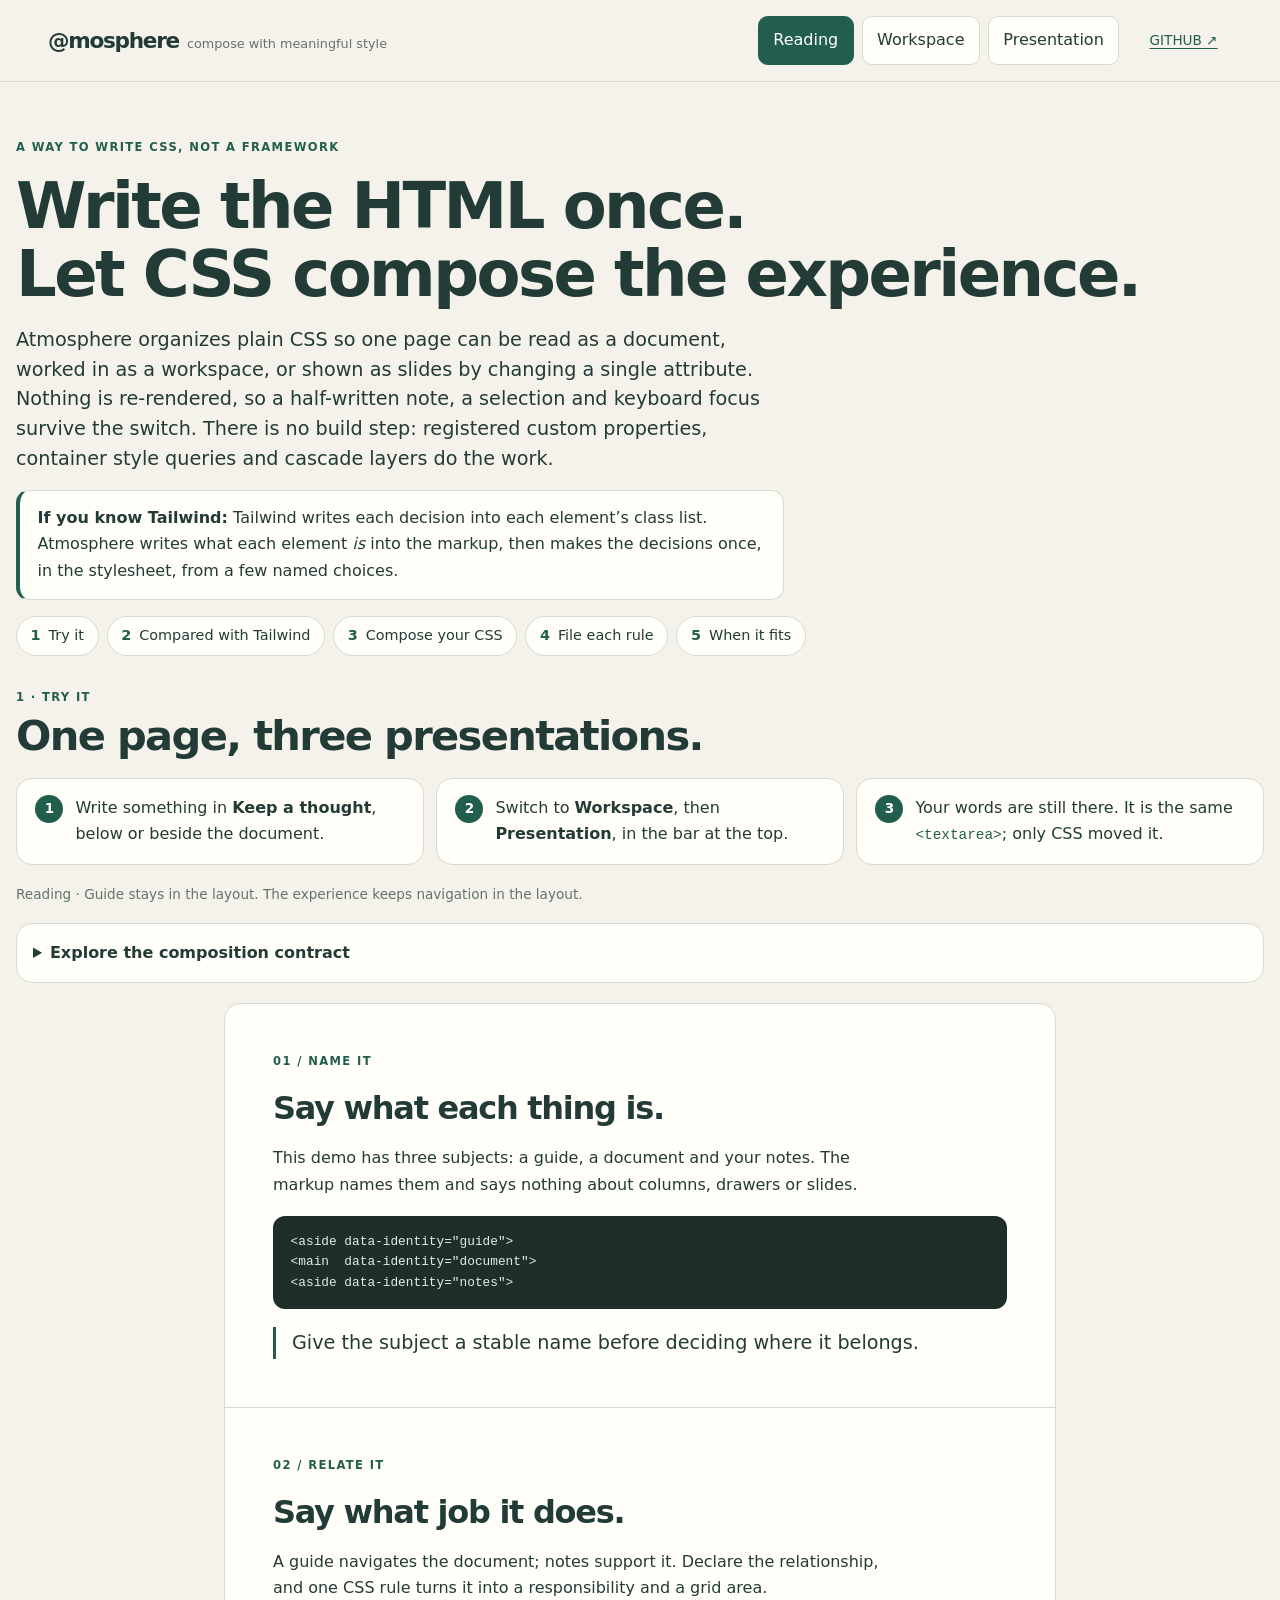
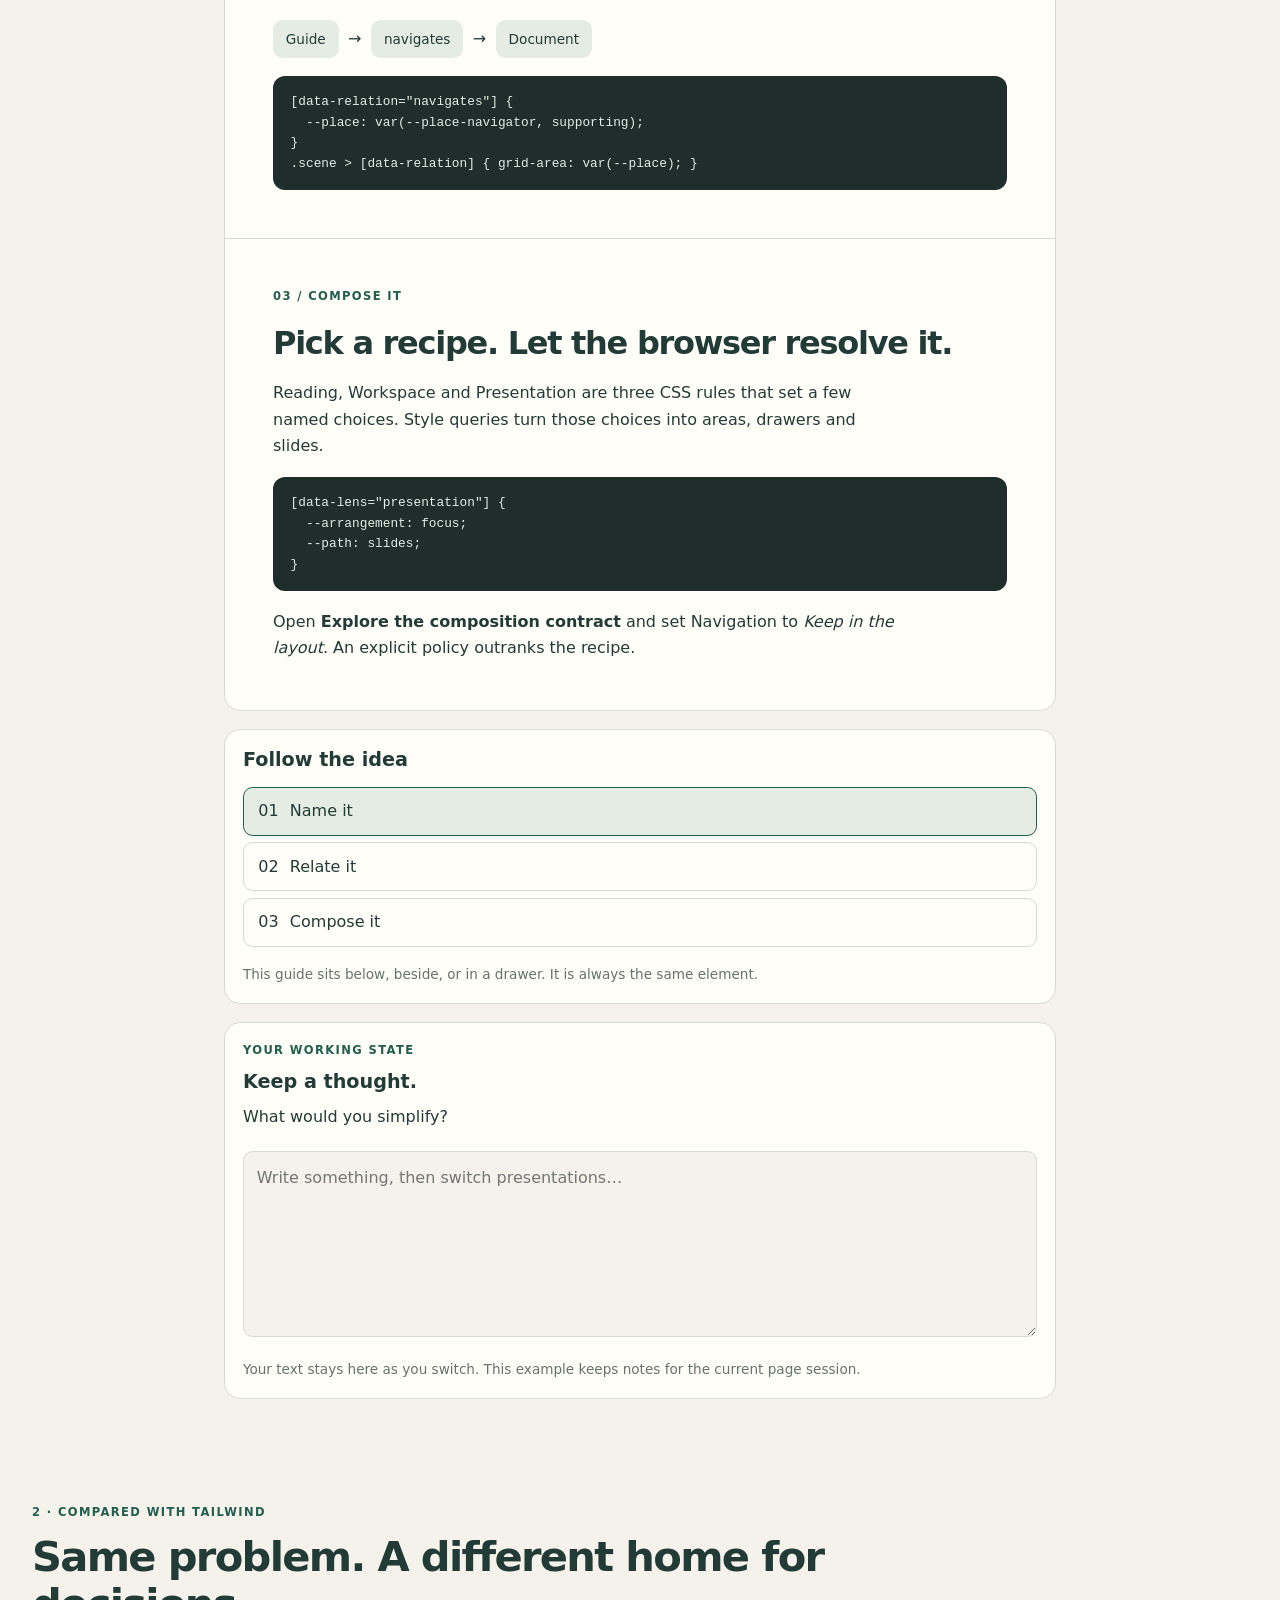
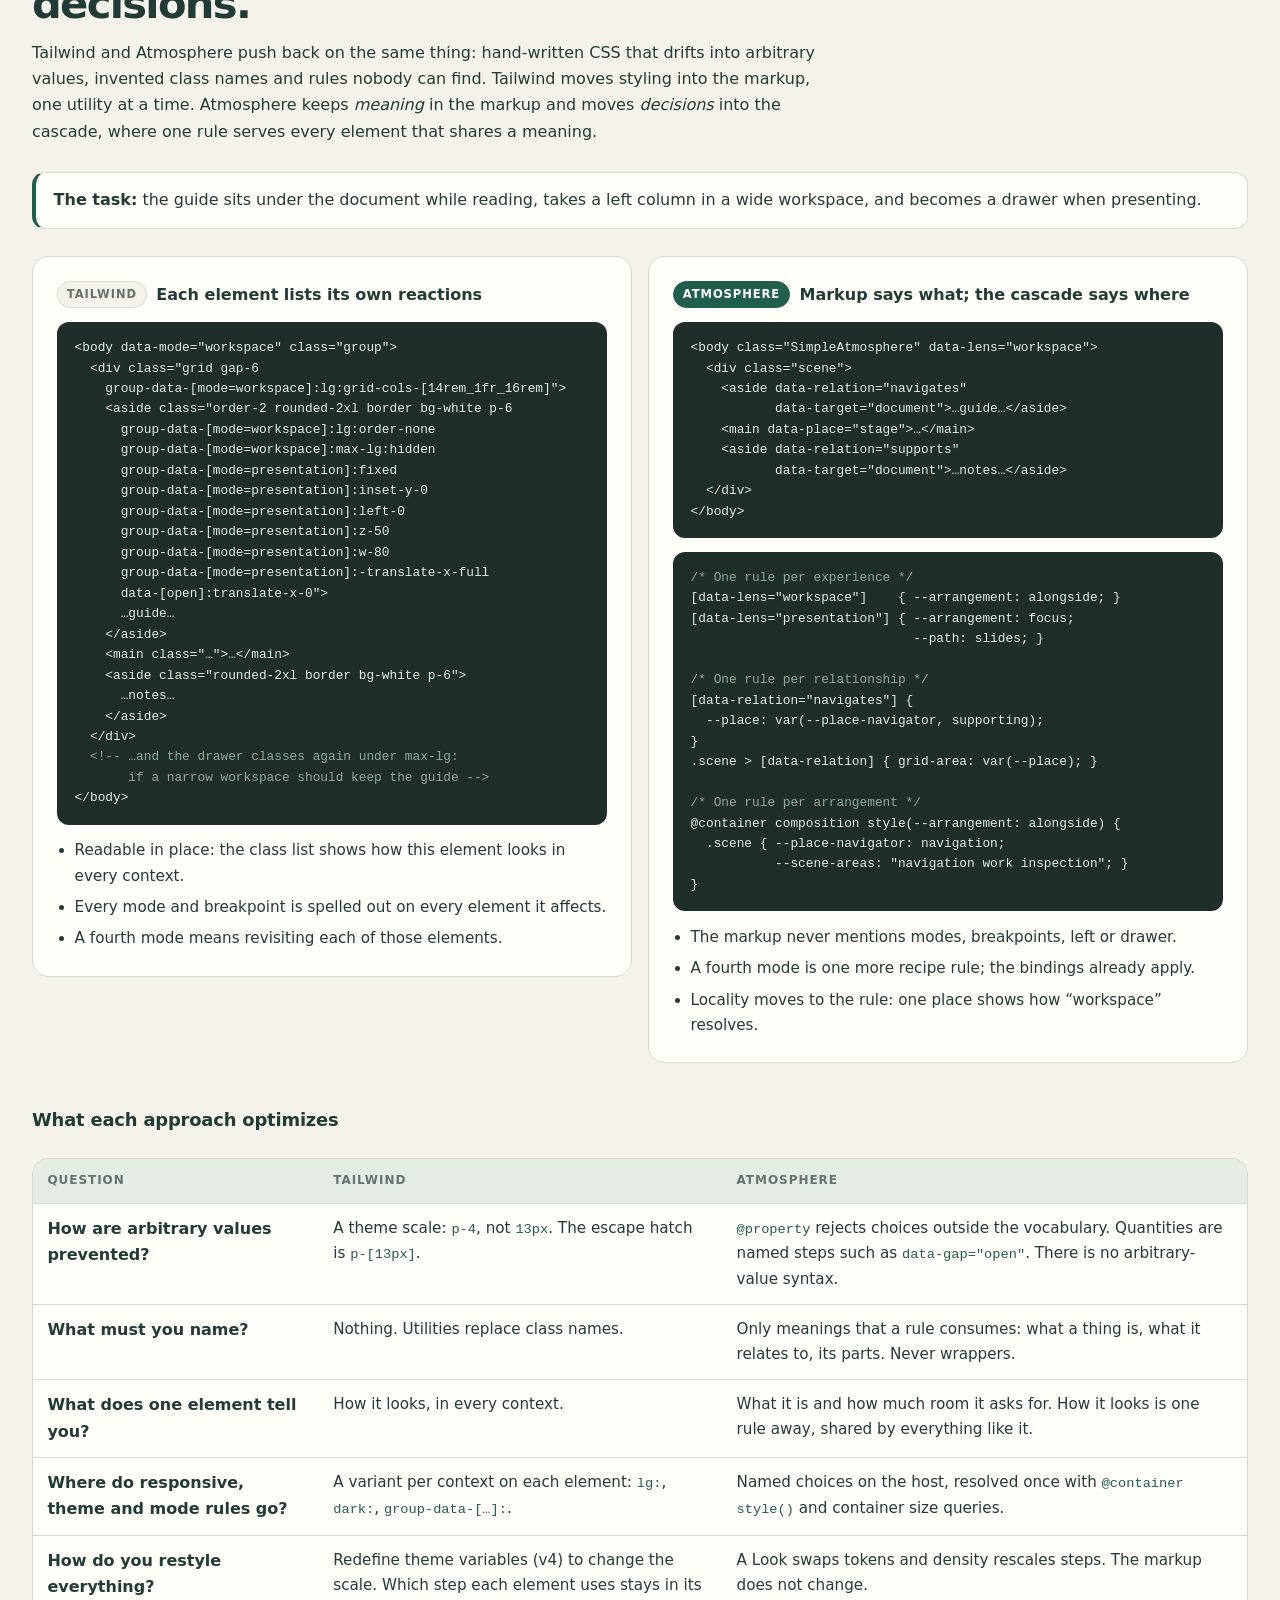
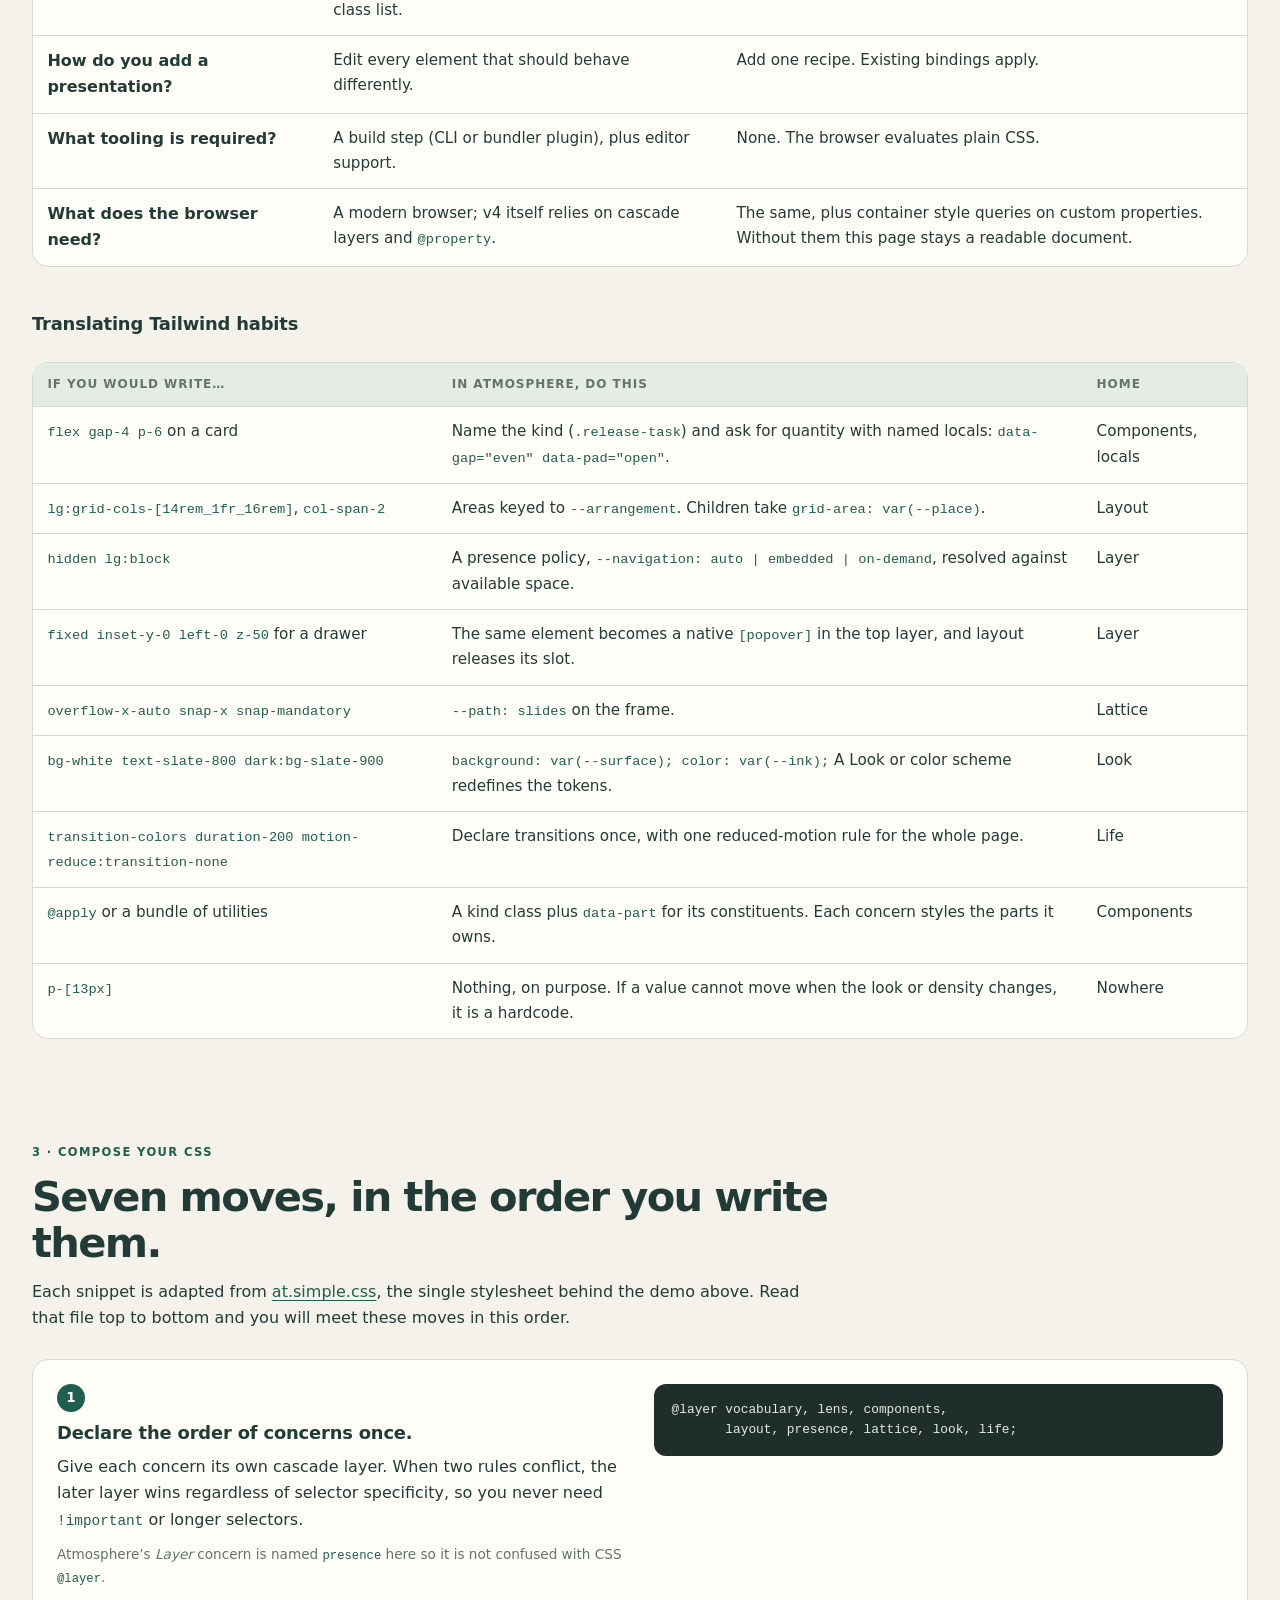
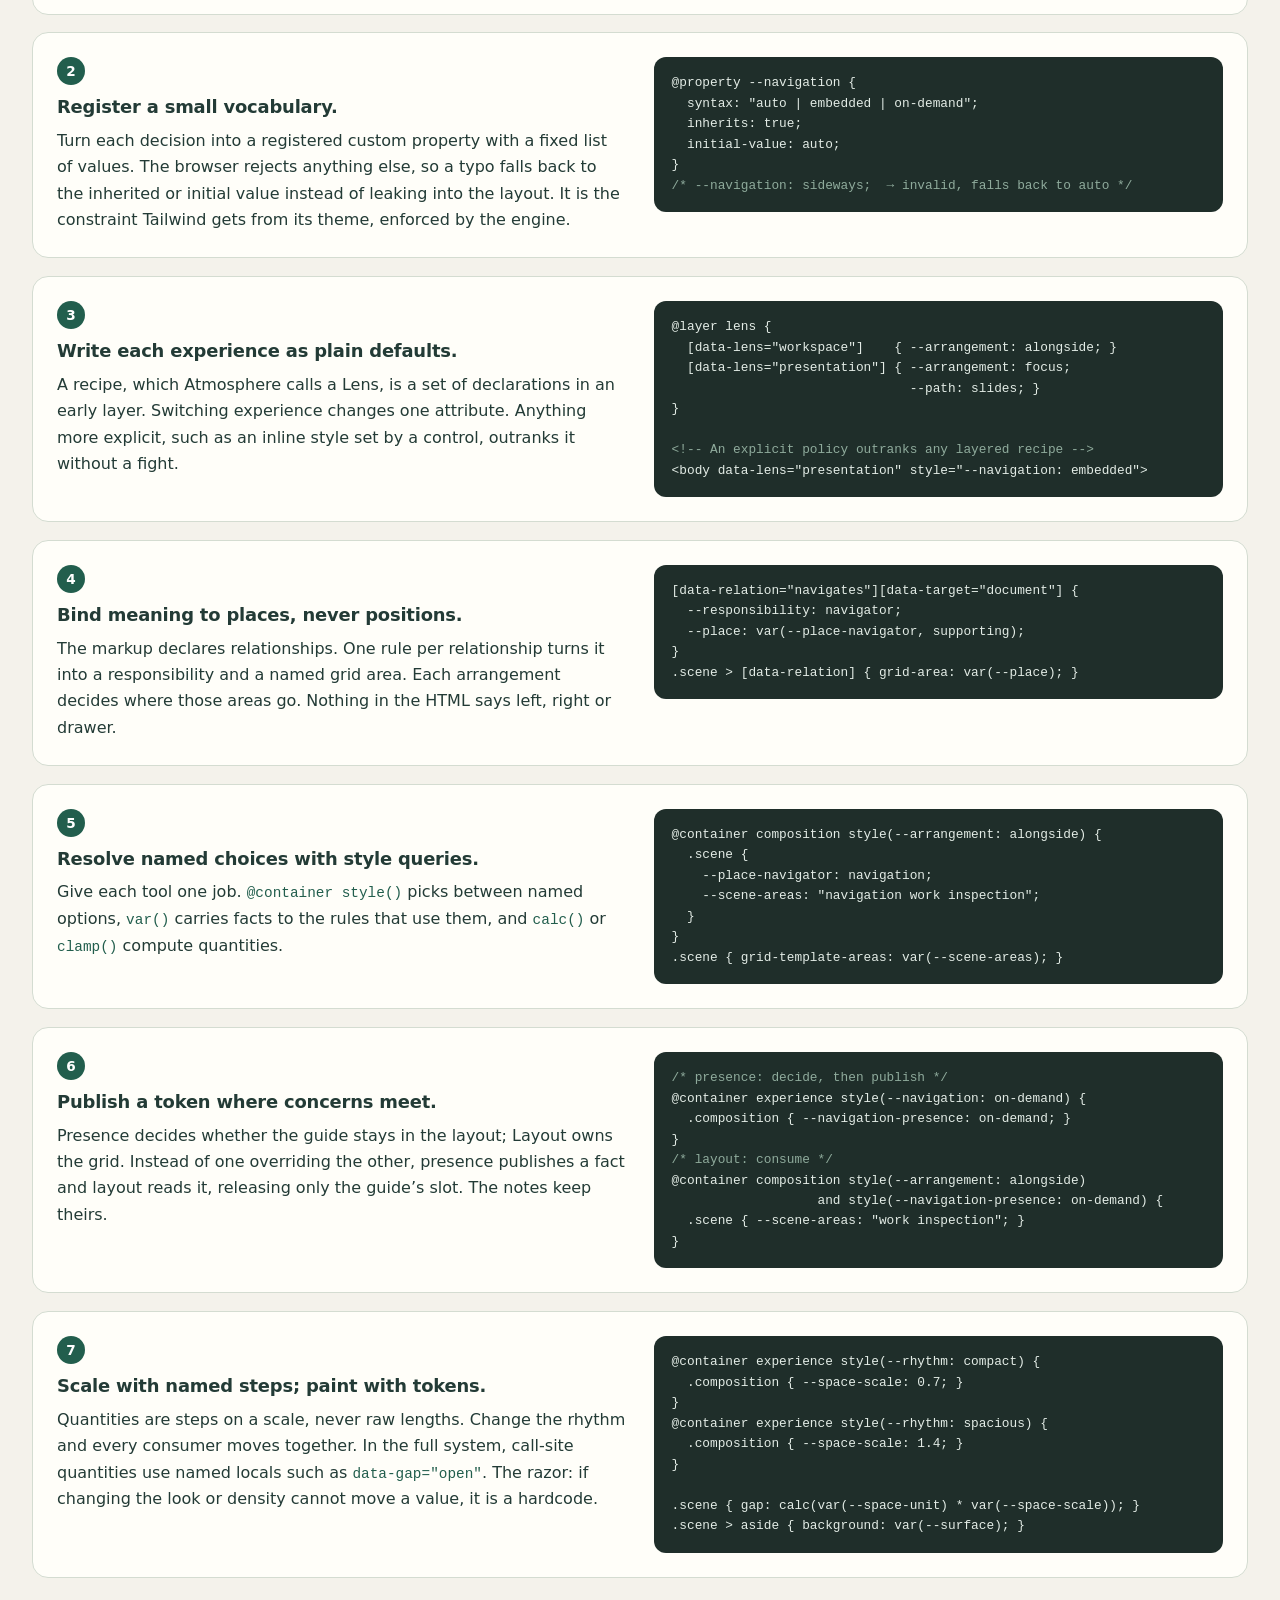
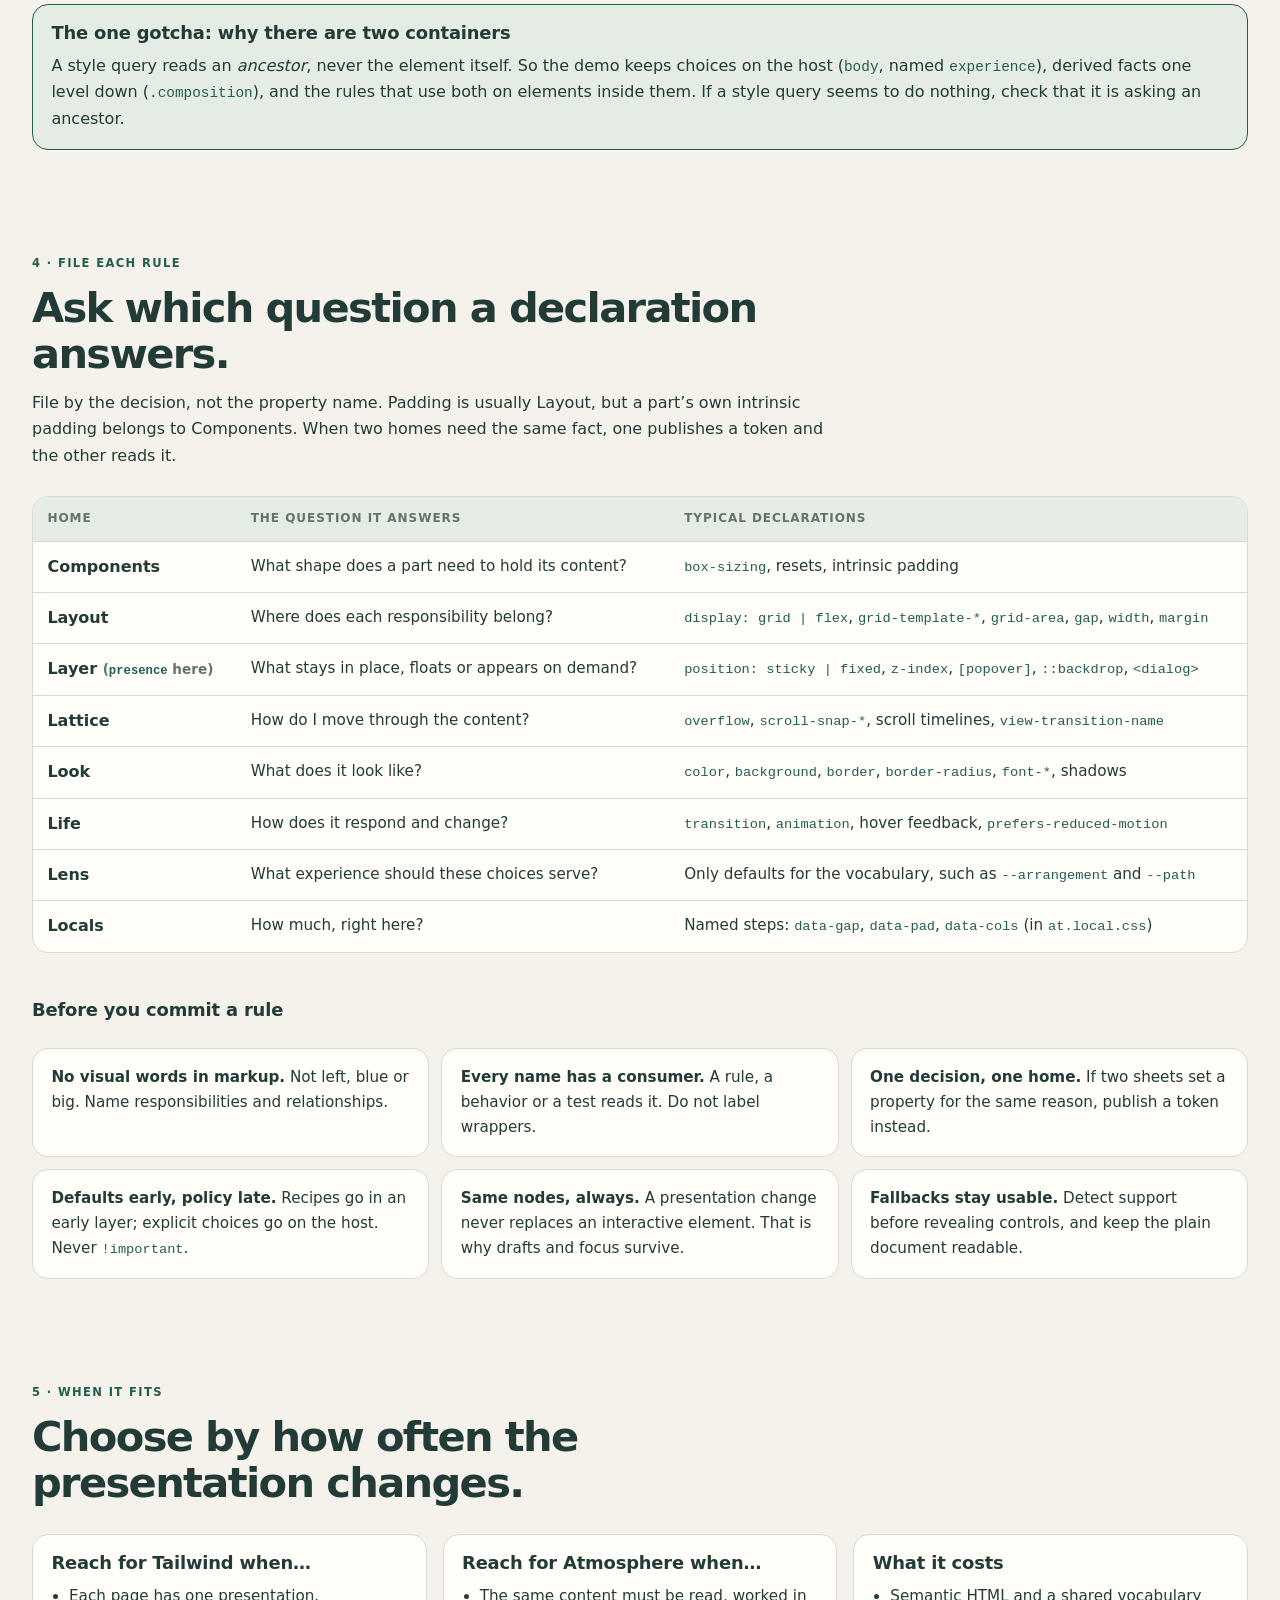
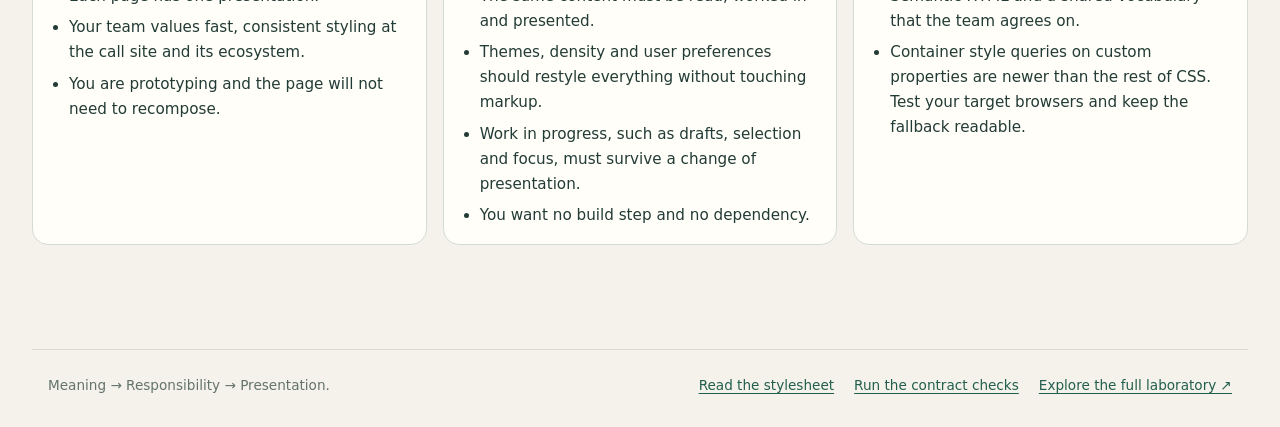
<file: index.html>
<!doctype html>
<!-- SPDX-License-Identifier: AGPL-3.0-or-later -->
<html lang="en">
<head>
  <meta charset="utf-8">
  <meta name="viewport" content="width=device-width, initial-scale=1">
  <meta name="description" content="Atmosphere in plain terms: one page read as a document, worked in as a workspace or shown as slides, compared with Tailwind, with a practical guide to composing CSS.">
  <title>Atmosphere; compose with meaningful style</title>
  <link rel="stylesheet" href="css/at.simple.css">
  <script src="js/at.simple.js" defer></script>
</head>
<body class="SimpleAtmosphere" data-lens="reading" data-primary="document">
  <header class="toolbar" data-place="toolbar">
    <a class="wordmark" data-identity="brand" data-relation="identifies" data-target="experience">@mosphere<span>compose with meaningful style</span></a>
    <nav class="experience-choices" aria-label="Presentation" hidden>
      <button type="button" data-experience="reading" aria-pressed="true">Reading</button>
      <button type="button" data-experience="workspace" aria-pressed="false">Workspace</button>
      <button type="button" data-experience="presentation" aria-pressed="false">Presentation</button>
    </nav>
    <a class="source-link" href="https://github.com/mentic-cognitive-systems/atmosphere">GITHUB ↗</a>
  </header>

  <div class="introduction">
    <p class="eyebrow">A way to write CSS, not a framework</p>
    <h1>Write the HTML once.<br>Let CSS compose the experience.</h1>
    <p class="lede">Atmosphere organizes plain CSS so one page can be read as a document,
      worked in as a workspace, or shown as slides by changing a single attribute.
      Nothing is re-rendered, so a half-written note, a selection and keyboard focus
      survive the switch. There is no build step: registered custom properties, container
      style queries and cascade layers do the work.</p>
    <p class="tailwind-line"><strong>If you know Tailwind:</strong> Tailwind writes each
      decision into each element’s class list. Atmosphere writes what each element
      <em>is</em> into the markup, then makes the decisions once, in the stylesheet,
      from a few named choices.</p>
    <nav class="section-nav" aria-label="On this page">
      <a href="#try"><span>1</span> Try it</a>
      <a href="#tailwind"><span>2</span> Compared with Tailwind</a>
      <a href="#compose"><span>3</span> Compose your CSS</a>
      <a href="#filing"><span>4</span> File each rule</a>
      <a href="#fit"><span>5</span> When it fits</a>
    </nav>
  </div>

  <section class="try" id="try" aria-labelledby="try-title">
    <header>
      <p class="eyebrow">1 · Try it</p>
      <h2 id="try-title">One page, three presentations.</h2>
    </header>
    <ol class="try-steps">
      <li><p>Write something in <strong>Keep a thought</strong>, below or beside the document.</p></li>
      <li><p>Switch to <strong>Workspace</strong>, then <strong>Presentation</strong>, in the bar at the top.</p></li>
      <li><p>Your words are still there. It is the same <code>&lt;textarea&gt;</code>; only CSS moved it.</p></li>
    </ol>
    <div class="guide-options">
      <button type="button" popovertarget="simple-guide" hidden>Open guide</button>
    </div>
    <p class="status" role="status" data-presentation-status>Reading · Guide stays in the layout.</p>
    <details class="composition-contract">
      <summary>Explore the composition contract</summary>
      <p>Each control sets one custom property on <code>&lt;body&gt;</code>. An explicit
        choice outranks the experience’s recipe and stays in effect when you switch
        experiences. Choose “Experience default” to inherit again.</p>
      <div class="policy-controls" hidden>
        <div class="policy-field">
          <label for="policy-navigation">Navigation</label>
          <select id="policy-navigation" data-policy="navigation">
            <option value="">Experience default</option>
            <option value="auto">Auto</option>
            <option value="embedded">Keep in the layout</option>
            <option value="on-demand">Open on demand</option>
          </select>
        </div>
        <div class="policy-field">
          <label for="policy-path">Path</label>
          <select id="policy-path" data-policy="path">
            <option value="">Experience default</option>
            <option value="continuous">Continuous</option>
            <option value="pages">Pages</option>
            <option value="slides">Slides</option>
          </select>
        </div>
        <div class="policy-field">
          <label for="policy-rhythm">Rhythm</label>
          <select id="policy-rhythm" data-policy="rhythm">
            <option value="">Experience default</option>
            <option value="compact">Compact</option>
            <option value="comfortable">Comfortable</option>
            <option value="spacious">Spacious</option>
          </select>
        </div>
        <div class="policy-field">
          <label for="policy-identity">Identity</label>
          <select id="policy-identity" data-policy="identity">
            <option value="">Experience default</option>
            <option value="persistent">Keep available</option>
            <option value="flowing">Move with the document</option>
          </select>
        </div>
        <button type="button" data-reset-policies>Use experience defaults</button>
      </div>
      <pre data-contract-output>Guide navigates document. Notes support document. Brand identifies this experience.</pre>
      <p class="aside-note">The readout is computed CSS, not a JavaScript table. Relationships
        give subjects their jobs; CSS resolves the jobs into places, presence and paths.</p>
    </details>
  </section>

  <!-- Relationships are scoped to this experience's semantic subjects.
       CSS derives each place; no JavaScript table maps recipes to geometry. -->
  <div class="composition-space">
  <div class="composition">
  <div class="scene">
    <aside id="simple-guide" data-identity="guide" data-relation="navigates" data-target="document" aria-labelledby="guide-title">
      <div class="panel-heading">
        <h2 id="guide-title">Follow the idea</h2>
        <button type="button" popovertarget="simple-guide" popovertargetaction="hide" aria-label="Close guide" hidden>×</button>
      </div>
      <nav class="chapter-links" aria-label="Chapters">
        <a href="#meaning" data-go-to="meaning" aria-current="step"><span>01</span> Name it</a>
        <a href="#responsibility" data-go-to="responsibility"><span>02</span> Relate it</a>
        <a href="#encounter" data-go-to="encounter"><span>03</span> Compose it</a>
      </nav>
      <p class="aside-note">This guide sits below, beside, or in a drawer. It is always the same element.</p>
    </aside>

    <main id="simple-document" data-identity="document" data-place="stage" data-frame="root" aria-label="The method in three chapters" tabindex="0">
      <div data-track>
        <section id="meaning" data-view aria-labelledby="meaning-title">
          <p class="eyebrow">01 / Name it</p>
          <h2 id="meaning-title">Say what each thing is.</h2>
          <p>This demo has three subjects: a guide, a document and your notes. The
            markup names them and says nothing about columns, drawers or slides.</p>
<pre><code>&lt;aside data-identity="guide"&gt;
&lt;main  data-identity="document"&gt;
&lt;aside data-identity="notes"&gt;</code></pre>
          <blockquote>Give the subject a stable name before deciding where it belongs.</blockquote>
        </section>
        <section id="responsibility" data-view aria-labelledby="responsibility-title">
          <p class="eyebrow">02 / Relate it</p>
          <h2 id="responsibility-title">Say what job it does.</h2>
          <p>A guide navigates the document; notes support it. Declare the relationship,
            and one CSS rule turns it into a responsibility and a grid area.</p>
          <div class="relationship"><span>Guide</span><span aria-hidden="true">→</span><span>navigates</span><span aria-hidden="true">→</span><span>Document</span></div>
<pre><code>[data-relation="navigates"] {
  --place: var(--place-navigator, supporting);
}
.scene &gt; [data-relation] { grid-area: var(--place); }</code></pre>
        </section>
        <section id="encounter" data-view aria-labelledby="encounter-title">
          <p class="eyebrow">03 / Compose it</p>
          <h2 id="encounter-title">Pick a recipe. Let the browser resolve it.</h2>
          <p>Reading, Workspace and Presentation are three CSS rules that set a few named
            choices. Style queries turn those choices into areas, drawers and slides.</p>
<pre><code>[data-lens="presentation"] {
  --arrangement: focus;
  --path: slides;
}</code></pre>
          <p>Open <strong>Explore the composition contract</strong> and set Navigation to
            <em>Keep in the layout</em>. An explicit policy outranks the recipe.</p>
        </section>
      </div>
    </main>

    <aside data-identity="notes" data-relation="supports" data-target="document" aria-labelledby="notes-title">
      <p class="eyebrow">Your working state</p>
      <h2 id="notes-title">Keep a thought.</h2>
      <label for="simple-note">What would you simplify?</label>
      <textarea id="simple-note" rows="6" placeholder="Write something, then switch presentations…"></textarea>
      <p class="aside-note">Your text stays here as you switch. This example keeps notes for the current page session.</p>
    </aside>
  </div>

  </div>
  </div>
  <nav class="page-controls" aria-label="Chapter navigation" hidden>
    <button type="button" data-step="-1">← Previous</button>
    <output aria-live="polite" data-chapter-status>1 / 3</output>
    <button type="button" data-step="1">Next →</button>
  </nav>

  <section class="guide-section" id="tailwind" aria-labelledby="tailwind-title">
    <header>
      <p class="eyebrow">2 · Compared with Tailwind</p>
      <h2 id="tailwind-title">Same problem. A different home for decisions.</h2>
      <p>Tailwind and Atmosphere push back on the same thing: hand-written CSS that
        drifts into arbitrary values, invented class names and rules nobody can find.
        Tailwind moves styling into the markup, one utility at a time. Atmosphere keeps
        <em>meaning</em> in the markup and moves <em>decisions</em> into the cascade,
        where one rule serves every element that shares a meaning.</p>
    </header>

    <p class="task"><strong>The task:</strong> the guide sits under the document while
      reading, takes a left column in a wide workspace, and becomes a drawer when presenting.</p>

    <div class="compare">
      <figure data-approach="utility">
        <figcaption><span class="badge">Tailwind</span> Each element lists its own reactions</figcaption>
<pre><code>&lt;body data-mode="workspace" class="group"&gt;
  &lt;div class="grid gap-6
    group-data-[mode=workspace]:lg:grid-cols-[14rem_1fr_16rem]"&gt;
    &lt;aside class="order-2 rounded-2xl border bg-white p-6
      group-data-[mode=workspace]:lg:order-none
      group-data-[mode=workspace]:max-lg:hidden
      group-data-[mode=presentation]:fixed
      group-data-[mode=presentation]:inset-y-0
      group-data-[mode=presentation]:left-0
      group-data-[mode=presentation]:z-50
      group-data-[mode=presentation]:w-80
      group-data-[mode=presentation]:-translate-x-full
      data-[open]:translate-x-0"&gt;
      …guide…
    &lt;/aside&gt;
    &lt;main class="…"&gt;…&lt;/main&gt;
    &lt;aside class="rounded-2xl border bg-white p-6"&gt;
      …notes…
    &lt;/aside&gt;
  &lt;/div&gt;
<span class="c">  &lt;!-- …and the drawer classes again under max-lg:
       if a narrow workspace should keep the guide --&gt;</span>
&lt;/body&gt;</code></pre>
        <ul>
          <li>Readable in place: the class list shows how this element looks in every context.</li>
          <li>Every mode and breakpoint is spelled out on every element it affects.</li>
          <li>A fourth mode means revisiting each of those elements.</li>
        </ul>
      </figure>
      <figure data-approach="atmosphere">
        <figcaption><span class="badge">Atmosphere</span> Markup says what; the cascade says where</figcaption>
<pre><code>&lt;body class="SimpleAtmosphere" data-lens="workspace"&gt;
  &lt;div class="scene"&gt;
    &lt;aside data-relation="navigates"
           data-target="document"&gt;…guide…&lt;/aside&gt;
    &lt;main data-place="stage"&gt;…&lt;/main&gt;
    &lt;aside data-relation="supports"
           data-target="document"&gt;…notes…&lt;/aside&gt;
  &lt;/div&gt;
&lt;/body&gt;</code></pre>
<pre><code><span class="c">/* One rule per experience */</span>
[data-lens="workspace"]    { --arrangement: alongside; }
[data-lens="presentation"] { --arrangement: focus;
                             --path: slides; }

<span class="c">/* One rule per relationship */</span>
[data-relation="navigates"] {
  --place: var(--place-navigator, supporting);
}
.scene &gt; [data-relation] { grid-area: var(--place); }

<span class="c">/* One rule per arrangement */</span>
@container composition style(--arrangement: alongside) {
  .scene { --place-navigator: navigation;
           --scene-areas: "navigation work inspection"; }
}</code></pre>
        <ul>
          <li>The markup never mentions modes, breakpoints, left or drawer.</li>
          <li>A fourth mode is one more recipe rule; the bindings already apply.</li>
          <li>Locality moves to the rule: one place shows how “workspace” resolves.</li>
        </ul>
      </figure>
    </div>

    <h3>What each approach optimizes</h3>
    <div class="table-scroll">
      <table>
        <thead>
          <tr><th scope="col">Question</th><th scope="col">Tailwind</th><th scope="col">Atmosphere</th></tr>
        </thead>
        <tbody>
          <tr>
            <th scope="row">How are arbitrary values prevented?</th>
            <td>A theme scale: <code>p-4</code>, not <code>13px</code>. The escape hatch is <code>p-[13px]</code>.</td>
            <td><code>@property</code> rejects choices outside the vocabulary. Quantities are named steps such as <code>data-gap="open"</code>. There is no arbitrary-value syntax.</td>
          </tr>
          <tr>
            <th scope="row">What must you name?</th>
            <td>Nothing. Utilities replace class names.</td>
            <td>Only meanings that a rule consumes: what a thing is, what it relates to, its parts. Never wrappers.</td>
          </tr>
          <tr>
            <th scope="row">What does one element tell you?</th>
            <td>How it looks, in every context.</td>
            <td>What it is and how much room it asks for. How it looks is one rule away, shared by everything like it.</td>
          </tr>
          <tr>
            <th scope="row">Where do responsive, theme and mode rules go?</th>
            <td>A variant per context on each element: <code>lg:</code>, <code>dark:</code>, <code>group-data-[…]:</code>.</td>
            <td>Named choices on the host, resolved once with <code>@container style()</code> and container size queries.</td>
          </tr>
          <tr>
            <th scope="row">How do you restyle everything?</th>
            <td>Redefine theme variables (v4) to change the scale. Which step each element uses stays in its class list.</td>
            <td>A Look swaps tokens and density rescales steps. The markup does not change.</td>
          </tr>
          <tr>
            <th scope="row">How do you add a presentation?</th>
            <td>Edit every element that should behave differently.</td>
            <td>Add one recipe. Existing bindings apply.</td>
          </tr>
          <tr>
            <th scope="row">What tooling is required?</th>
            <td>A build step (CLI or bundler plugin), plus editor support.</td>
            <td>None. The browser evaluates plain CSS.</td>
          </tr>
          <tr>
            <th scope="row">What does the browser need?</th>
            <td>A modern browser; v4 itself relies on cascade layers and <code>@property</code>.</td>
            <td>The same, plus container style queries on custom properties. Without them this page stays a readable document.</td>
          </tr>
        </tbody>
      </table>
    </div>

    <h3>Translating Tailwind habits</h3>
    <div class="table-scroll">
      <table>
        <thead>
          <tr><th scope="col">If you would write…</th><th scope="col">In Atmosphere, do this</th><th scope="col">Home</th></tr>
        </thead>
        <tbody>
          <tr>
            <td><code>flex gap-4 p-6</code> on a card</td>
            <td>Name the kind (<code>.release-task</code>) and ask for quantity with named locals: <code>data-gap="even" data-pad="open"</code>.</td>
            <td>Components, locals</td>
          </tr>
          <tr>
            <td><code>lg:grid-cols-[14rem_1fr_16rem]</code>, <code>col-span-2</code></td>
            <td>Areas keyed to <code>--arrangement</code>. Children take <code>grid-area: var(--place)</code>.</td>
            <td>Layout</td>
          </tr>
          <tr>
            <td><code>hidden lg:block</code></td>
            <td>A presence policy, <code>--navigation: auto | embedded | on-demand</code>, resolved against available space.</td>
            <td>Layer</td>
          </tr>
          <tr>
            <td><code>fixed inset-y-0 left-0 z-50</code> for a drawer</td>
            <td>The same element becomes a native <code>[popover]</code> in the top layer, and layout releases its slot.</td>
            <td>Layer</td>
          </tr>
          <tr>
            <td><code>overflow-x-auto snap-x snap-mandatory</code></td>
            <td><code>--path: slides</code> on the frame.</td>
            <td>Lattice</td>
          </tr>
          <tr>
            <td><code>bg-white text-slate-800 dark:bg-slate-900</code></td>
            <td><code>background: var(--surface); color: var(--ink);</code> A Look or color scheme redefines the tokens.</td>
            <td>Look</td>
          </tr>
          <tr>
            <td><code>transition-colors duration-200 motion-reduce:transition-none</code></td>
            <td>Declare transitions once, with one reduced-motion rule for the whole page.</td>
            <td>Life</td>
          </tr>
          <tr>
            <td><code>@apply</code> or a bundle of utilities</td>
            <td>A kind class plus <code>data-part</code> for its constituents. Each concern styles the parts it owns.</td>
            <td>Components</td>
          </tr>
          <tr>
            <td><code>p-[13px]</code></td>
            <td>Nothing, on purpose. If a value cannot move when the look or density changes, it is a hardcode.</td>
            <td>Nowhere</td>
          </tr>
        </tbody>
      </table>
    </div>
  </section>

  <section class="guide-section" id="compose" aria-labelledby="compose-title">
    <header>
      <p class="eyebrow">3 · Compose your CSS</p>
      <h2 id="compose-title">Seven moves, in the order you write them.</h2>
      <p>Each snippet is adapted from <a href="css/at.simple.css">at.simple.css</a>, the
        single stylesheet behind the demo above. Read that file top to bottom and you will
        meet these moves in this order.</p>
    </header>
    <ol class="moves">
      <li>
        <div>
          <h3>Declare the order of concerns once.</h3>
          <p>Give each concern its own cascade layer. When two rules conflict, the later
            layer wins regardless of selector specificity, so you never need
            <code>!important</code> or longer selectors.</p>
          <p class="aside-note">Atmosphere’s <em>Layer</em> concern is named
            <code>presence</code> here so it is not confused with CSS <code>@layer</code>.</p>
        </div>
<pre><code>@layer vocabulary, lens, components,
       layout, presence, lattice, look, life;</code></pre>
      </li>
      <li>
        <div>
          <h3>Register a small vocabulary.</h3>
          <p>Turn each decision into a registered custom property with a fixed list of
            values. The browser rejects anything else, so a typo falls back to the
            inherited or initial value instead of leaking into the layout. It is the
            constraint Tailwind gets from its theme, enforced by the engine.</p>
        </div>
<pre><code>@property --navigation {
  syntax: "auto | embedded | on-demand";
  inherits: true;
  initial-value: auto;
}
<span class="c">/* --navigation: sideways;  → invalid, falls back to auto */</span></code></pre>
      </li>
      <li>
        <div>
          <h3>Write each experience as plain defaults.</h3>
          <p>A recipe, which Atmosphere calls a Lens, is a set of declarations in an early
            layer. Switching experience changes one attribute. Anything more explicit, such
            as an inline style set by a control, outranks it without a fight.</p>
        </div>
<pre><code>@layer lens {
  [data-lens="workspace"]    { --arrangement: alongside; }
  [data-lens="presentation"] { --arrangement: focus;
                               --path: slides; }
}

<span class="c">&lt;!-- An explicit policy outranks any layered recipe --&gt;</span>
&lt;body data-lens="presentation" style="--navigation: embedded"&gt;</code></pre>
      </li>
      <li>
        <div>
          <h3>Bind meaning to places, never positions.</h3>
          <p>The markup declares relationships. One rule per relationship turns it into a
            responsibility and a named grid area. Each arrangement decides where those areas
            go. Nothing in the HTML says left, right or drawer.</p>
        </div>
<pre><code>[data-relation="navigates"][data-target="document"] {
  --responsibility: navigator;
  --place: var(--place-navigator, supporting);
}
.scene &gt; [data-relation] { grid-area: var(--place); }</code></pre>
      </li>
      <li>
        <div>
          <h3>Resolve named choices with style queries.</h3>
          <p>Give each tool one job. <code>@container style()</code> picks between named
            options, <code>var()</code> carries facts to the rules that use them, and
            <code>calc()</code> or <code>clamp()</code> compute quantities.</p>
        </div>
<pre><code>@container composition style(--arrangement: alongside) {
  .scene {
    --place-navigator: navigation;
    --scene-areas: "navigation work inspection";
  }
}
.scene { grid-template-areas: var(--scene-areas); }</code></pre>
      </li>
      <li>
        <div>
          <h3>Publish a token where concerns meet.</h3>
          <p>Presence decides whether the guide stays in the layout; Layout owns the grid.
            Instead of one overriding the other, presence publishes a fact and layout reads
            it, releasing only the guide’s slot. The notes keep theirs.</p>
        </div>
<pre><code><span class="c">/* presence: decide, then publish */</span>
@container experience style(--navigation: on-demand) {
  .composition { --navigation-presence: on-demand; }
}
<span class="c">/* layout: consume */</span>
@container composition style(--arrangement: alongside)
                   and style(--navigation-presence: on-demand) {
  .scene { --scene-areas: "work inspection"; }
}</code></pre>
      </li>
      <li>
        <div>
          <h3>Scale with named steps; paint with tokens.</h3>
          <p>Quantities are steps on a scale, never raw lengths. Change the rhythm and
            every consumer moves together. In the full system, call-site quantities use
            named locals such as <code>data-gap="open"</code>. The razor: if changing the
            look or density cannot move a value, it is a hardcode.</p>
        </div>
<pre><code>@container experience style(--rhythm: compact) {
  .composition { --space-scale: 0.7; }
}
@container experience style(--rhythm: spacious) {
  .composition { --space-scale: 1.4; }
}

.scene { gap: calc(var(--space-unit) * var(--space-scale)); }
.scene &gt; aside { background: var(--surface); }</code></pre>
      </li>
    </ol>

    <aside class="callout" aria-labelledby="containers-title">
      <h3 id="containers-title">The one gotcha: why there are two containers</h3>
      <p>A style query reads an <em>ancestor</em>, never the element itself. So the demo
        keeps choices on the host (<code>body</code>, named <code>experience</code>),
        derived facts one level down (<code>.composition</code>), and the rules that use
        both on elements inside them. If a style query seems to do nothing, check that it
        is asking an ancestor.</p>
    </aside>
  </section>

  <section class="guide-section" id="filing" aria-labelledby="filing-title">
    <header>
      <p class="eyebrow">4 · File each rule</p>
      <h2 id="filing-title">Ask which question a declaration answers.</h2>
      <p>File by the decision, not the property name. Padding is usually Layout, but a
        part’s own intrinsic padding belongs to Components. When two homes need the same
        fact, one publishes a token and the other reads it.</p>
    </header>
    <div class="table-scroll">
      <table>
        <thead>
          <tr><th scope="col">Home</th><th scope="col">The question it answers</th><th scope="col">Typical declarations</th></tr>
        </thead>
        <tbody>
          <tr>
            <th scope="row">Components</th>
            <td>What shape does a part need to hold its content?</td>
            <td><code>box-sizing</code>, resets, intrinsic padding</td>
          </tr>
          <tr>
            <th scope="row">Layout</th>
            <td>Where does each responsibility belong?</td>
            <td><code>display: grid | flex</code>, <code>grid-template-*</code>, <code>grid-area</code>, <code>gap</code>, <code>width</code>, <code>margin</code></td>
          </tr>
          <tr>
            <th scope="row">Layer <span class="aside-note">(<code>presence</code> here)</span></th>
            <td>What stays in place, floats or appears on demand?</td>
            <td><code>position: sticky | fixed</code>, <code>z-index</code>, <code>[popover]</code>, <code>::backdrop</code>, <code>&lt;dialog&gt;</code></td>
          </tr>
          <tr>
            <th scope="row">Lattice</th>
            <td>How do I move through the content?</td>
            <td><code>overflow</code>, <code>scroll-snap-*</code>, scroll timelines, <code>view-transition-name</code></td>
          </tr>
          <tr>
            <th scope="row">Look</th>
            <td>What does it look like?</td>
            <td><code>color</code>, <code>background</code>, <code>border</code>, <code>border-radius</code>, <code>font-*</code>, shadows</td>
          </tr>
          <tr>
            <th scope="row">Life</th>
            <td>How does it respond and change?</td>
            <td><code>transition</code>, <code>animation</code>, hover feedback, <code>prefers-reduced-motion</code></td>
          </tr>
          <tr>
            <th scope="row">Lens</th>
            <td>What experience should these choices serve?</td>
            <td>Only defaults for the vocabulary, such as <code>--arrangement</code> and <code>--path</code></td>
          </tr>
          <tr>
            <th scope="row">Locals</th>
            <td>How much, right here?</td>
            <td>Named steps: <code>data-gap</code>, <code>data-pad</code>, <code>data-cols</code> (in <code>at.local.css</code>)</td>
          </tr>
        </tbody>
      </table>
    </div>

    <h3>Before you commit a rule</h3>
    <ul class="checklist">
      <li><strong>No visual words in markup.</strong> Not left, blue or big. Name responsibilities and relationships.</li>
      <li><strong>Every name has a consumer.</strong> A rule, a behavior or a test reads it. Do not label wrappers.</li>
      <li><strong>One decision, one home.</strong> If two sheets set a property for the same reason, publish a token instead.</li>
      <li><strong>Defaults early, policy late.</strong> Recipes go in an early layer; explicit choices go on the host. Never <code>!important</code>.</li>
      <li><strong>Same nodes, always.</strong> A presentation change never replaces an interactive element. That is why drafts and focus survive.</li>
      <li><strong>Fallbacks stay usable.</strong> Detect support before revealing controls, and keep the plain document readable.</li>
    </ul>
  </section>

  <section class="guide-section" id="fit" aria-labelledby="fit-title">
    <header>
      <p class="eyebrow">5 · When it fits</p>
      <h2 id="fit-title">Choose by how often the presentation changes.</h2>
    </header>
    <div class="fit">
      <div>
        <h3>Reach for Tailwind when…</h3>
        <ul>
          <li>Each page has one presentation.</li>
          <li>Your team values fast, consistent styling at the call site and its ecosystem.</li>
          <li>You are prototyping and the page will not need to recompose.</li>
        </ul>
      </div>
      <div>
        <h3>Reach for Atmosphere when…</h3>
        <ul>
          <li>The same content must be read, worked in and presented.</li>
          <li>Themes, density and user preferences should restyle everything without touching markup.</li>
          <li>Work in progress, such as drafts, selection and focus, must survive a change of presentation.</li>
          <li>You want no build step and no dependency.</li>
        </ul>
      </div>
      <div>
        <h3>What it costs</h3>
        <ul>
          <li>Semantic HTML and a shared vocabulary that the team agrees on.</li>
          <li>Container style queries on custom properties are newer than the rest of CSS. Test your target browsers and keep the fallback readable.</li>
        </ul>
      </div>
    </div>
  </section>

  <footer class="page-footer">
    <p>Meaning → Responsibility → Presentation.</p>
    <nav aria-label="Keep going">
      <a href="css/at.simple.css">Read the stylesheet</a>
      <a href="tests/simple-contract.html">Run the contract checks</a>
      <a href="atmosphere.html">Explore the full laboratory ↗</a>
    </nav>
  </footer>
  <script src="https://quarneri.org/M@/devloiter/devloiter.js"></script>
  <devloiter-widget width="155"></devloiter-widget>
</body>
</html>
</file>
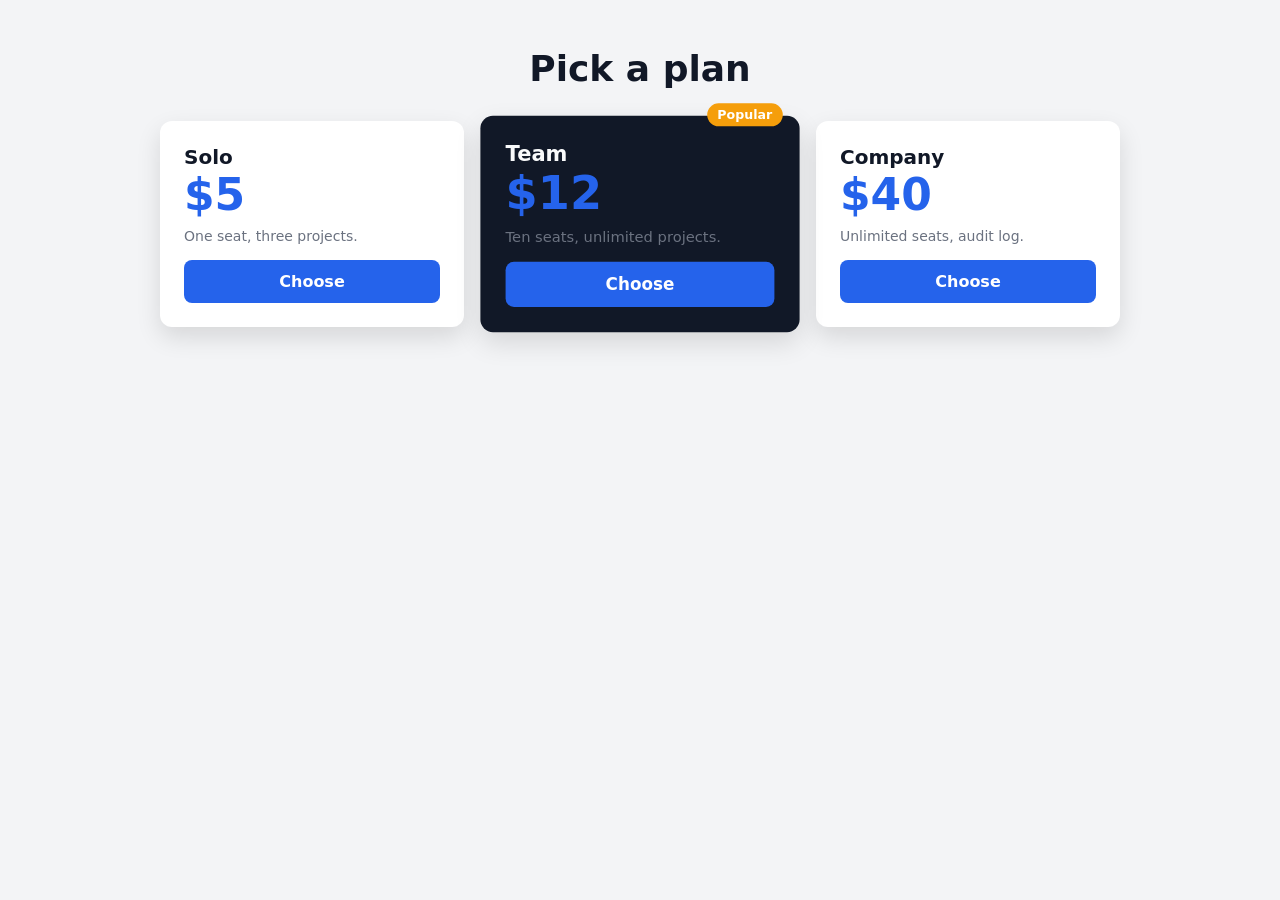
<file: skill/atmosphere/evals/files/pricing/index.html>
<!DOCTYPE html>
<html lang="en">
<head>
  <meta charset="UTF-8">
  <meta name="viewport" content="width=device-width, initial-scale=1.0">
  <title>Plans</title>
  <link rel="stylesheet" href="styles.css">
</head>
<body class="bg-gray">
  <div class="container">
    <div class="title-big text-center mb-8">Pick a plan</div>
    <div class="grid grid-cols-3 gap-6">
      <div class="card card--light p-6 shadow-lg rounded-xl">
        <div class="text-xl font-bold">Solo</div>
        <div class="price text-blue">$5</div>
        <div class="text-sm text-muted mt-2">One seat, three projects.</div>
        <div class="btn btn-primary mt-4" onclick="choose(this)">Choose</div>
      </div>
      <div class="card card--dark card--featured p-6 shadow-lg rounded-xl" style="transform: scale(1.05)">
        <div class="badge" style="background:#f59e0b;color:#fff">Popular</div>
        <div class="text-xl font-bold">Team</div>
        <div class="price text-blue">$12</div>
        <div class="text-sm text-muted mt-2">Ten seats, unlimited projects.</div>
        <div class="btn btn-primary mt-4" onclick="choose(this)">Choose</div>
      </div>
      <div class="card card--light p-6 shadow-lg rounded-xl">
        <div class="text-xl font-bold">Company</div>
        <div class="price text-blue">$40</div>
        <div class="text-sm text-muted mt-2">Unlimited seats, audit log.</div>
        <div class="btn btn-primary mt-4" onclick="choose(this)">Choose</div>
      </div>
    </div>
  </div>
  <script>
    function choose(el) {
      document.querySelectorAll('.btn').forEach(function (b) {
        b.style.background = '#2563eb';
        b.textContent = 'Choose';
      });
      el.style.background = '#16a34a';
      el.textContent = 'Chosen';
    }
  </script>
</body>
</html>
</file>
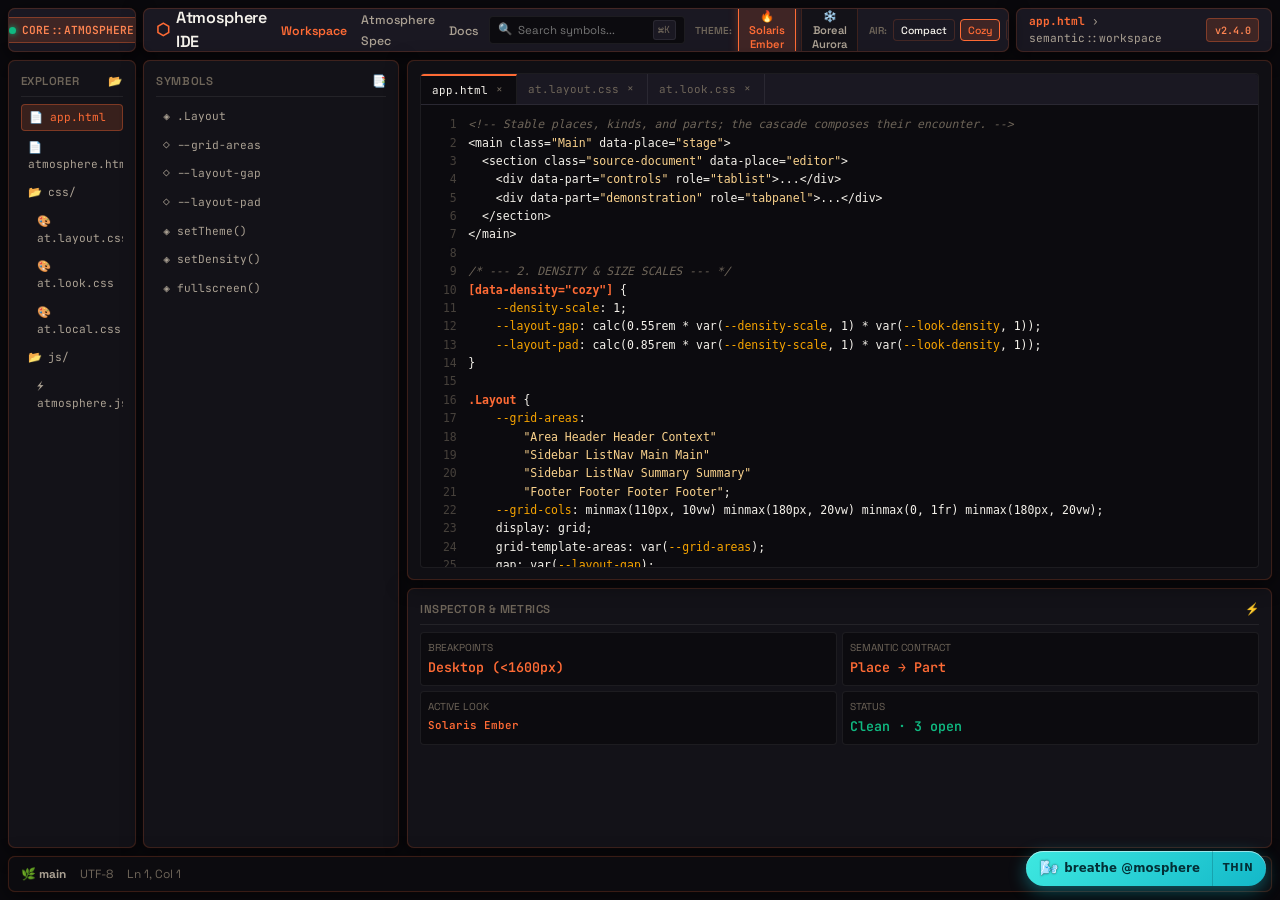
<file: app.html>
<!DOCTYPE html>
<!---
/**
 * Copyright © 2026 MENTIC LLC
 * Created by Matthew Quarneri
 *
 * Dual licensed under AGPL-3.0 or a MENTIC LLC commercial license.
 * See LICENSE for licensing terms.
 */
-->
<html lang="en" data-theme="solaris-ember" data-look="solaris-ember" data-density="cozy" data-size="m">
<head>
    <meta charset="UTF-8">
    <meta name="viewport" content="width=device-width, initial-scale=1.0">
    <meta name="apple-mobile-web-app-capable" content="yes">
    <meta name="apple-mobile-web-app-status-bar-style" content="black-translucent">
    <meta name="mobile-web-app-capable" content="yes">
    <title>Atmosphere App — IDE Workspace</title>

    <!-- Typography: Space Grotesk & JetBrains Mono for Solaris Ember, Outfit & Fira Code for Boreal Aurora -->
    <link rel="preconnect" href="https://fonts.googleapis.com">
    <link rel="preconnect" href="https://fonts.gstatic.com" crossorigin>
    <link href="https://fonts.googleapis.com/css2?family=Fira+Code:wght@400;500;600&family=JetBrains+Mono:wght@400;500;600&family=Outfit:wght@300;400;500;600;700&family=Space+Grotesk:wght@400;500;600;700&display=swap" rel="stylesheet">

    <!-- The workspace's semantic places and parts are styled by one sheet per concern.
         Legacy region classes remain as public compatibility hooks. -->
    <link rel="stylesheet" href="css/at.app.components.css?v=20261016">
    <link rel="stylesheet" href="css/at.app.layout.css?v=20261016">
    <link rel="stylesheet" href="css/at.app.lattice.css?v=20261016">
    <link rel="stylesheet" href="css/at.app.layer.css?v=20261016">
    <link rel="stylesheet" href="css/at.app.look.css?v=20261016">
    <link rel="stylesheet" href="css/at.app.life.css?v=20261016">
    <link rel="stylesheet" href="css/at.app.local.css?v=20261016">
</head>
<body class="Layout code-workspace" data-life="pulse" data-role="surface">

    <!-- 1. AREA: Project & Workspace Metadata -->
    <div class="Area workspace-scope" data-place="scope" data-role="surface" aria-label="Workspace Scope">
        <div class="area-badge">
            <span class="status-dot"></span>
            <span>CORE::ATMOSPHERE</span>
        </div>
    </div>

    <!-- 2. CONTEXT: Current Symbol & Environment Breadcrumb -->
    <div class="Context workspace-breadcrumbs" data-place="breadcrumbs" data-role="surface" aria-label="Context Bar">
        <span class="context-path">
            <strong id="ctxFile" class="identity-mark">app.html</strong> &rsaquo; <span id="ctxScope">layout::engine</span>
        </span>
        <span class="area-badge workspace-version">v2.4.0</span>
    </div>

    <!-- 3. HEADER: Navigation, Search & Theme Switcher -->
    <header class="Header workspace-toolbar" data-place="toolbar" data-role="masthead">
        <div class="workspace-brand">
            <h1 data-role="voice" data-breathe="land" class="workspace-heading">
                <span class="identity-mark">⬡</span>
                <span>Atmosphere IDE</span>
            </h1>
            <nav id="mainHorzMenu" aria-label="Main Navigation">
                <ul>
                    <li><a href="#" class="active" aria-current="page" data-nav="workspace">Workspace</a></li>
                    <li><a href="atmosphere.html">Atmosphere Spec</a></li>
                    <li><a href="README.md" data-nav="docs">Docs</a></li>
                </ul>
            </nav>
        </div>

        <div class="search-box" data-part="query">
            <span class="supporting-label">🔍</span>
            <input type="text" id="search" placeholder="Search symbols..." aria-label="Search">
            <kbd>⌘K</kbd>
        </div>

        <!-- Interactive Look/Theme & Density Switchers -->
        <div class="controls-group" data-part="controls">
            <span class="control-caption">Theme:</span>
            <button type="button" class="theme-toggle-btn" data-role="select" data-set-theme="solaris-ember" aria-pressed="true" onclick="setTheme('solaris-ember')">
                🔥 Solaris Ember
            </button>
            <button type="button" class="theme-toggle-btn" data-role="select" data-set-theme="boreal-aurora" aria-pressed="false" onclick="setTheme('boreal-aurora')">
                ❄️ Boreal Aurora
            </button>

            <span class="control-caption-density">Air:</span>
            <button type="button" class="density-toggle-btn" data-role="select" data-density-val="compact" aria-pressed="false" onclick="setDensity('compact')">Compact</button>
            <button type="button" class="density-toggle-btn" data-role="select" data-density-val="cozy" aria-pressed="true" onclick="setDensity('cozy')">Cozy</button>
            <button type="button" class="density-toggle-btn" data-role="select" data-density-val="roomy" aria-pressed="false" onclick="setDensity('roomy')">Roomy</button>
        </div>
    </header>

    <!-- 4. SIDEBAR: File Tree & Project Explorer -->
    <aside class="Sidebar resource-navigator" data-place="navigator" data-role="surface" aria-label="File Explorer">
        <div class="panel-header" data-part="explanation">
            <span>Explorer</span>
            <span>📂</span>
        </div>
        <ul class="tree-list" data-part="collection" id="contextualVertMenu" role="tree" aria-label="Project files">
            <li data-role="select" class="tree-item active" role="treeitem" aria-level="1" aria-selected="true" tabindex="0" data-file="app.html">📄 app.html</li>
            <li data-role="select" class="tree-item" role="treeitem" aria-level="1" aria-selected="false" tabindex="0" data-file="atmosphere.html">📄 atmosphere.html</li>
            <li data-role="select" class="tree-item" role="treeitem" aria-level="1" aria-expanded="true" tabindex="0" data-folder="css"><span class="tree-icon" aria-hidden="true">📂</span> css/</li>
            <li data-role="select" class="tree-item nested-resource" role="treeitem" aria-level="2" aria-selected="false" tabindex="0" data-parent="css" data-file="css/at.layout.css">🎨 at.layout.css</li>
            <li data-role="select" class="tree-item nested-resource" role="treeitem" aria-level="2" aria-selected="false" tabindex="0" data-parent="css" data-file="css/at.look.css">🎨 at.look.css</li>
            <li data-role="select" class="tree-item nested-resource" role="treeitem" aria-level="2" aria-selected="false" tabindex="0" data-parent="css" data-file="css/at.local.css">🎨 at.local.css</li>
            <li data-role="select" class="tree-item" role="treeitem" aria-level="1" aria-expanded="true" tabindex="0" data-folder="js"><span class="tree-icon" aria-hidden="true">📂</span> js/</li>
            <li data-role="select" class="tree-item nested-resource" role="treeitem" aria-level="2" aria-selected="false" tabindex="0" data-parent="js" data-file="js/atmosphere.js">⚡ atmosphere.js</li>
        </ul>
    </aside>

    <!-- 5. MAIN: Primary Code & Interaction Workspace -->
    <main class="Main source-stage" data-place="stage" data-frame="root" data-role="surface" aria-label="Code Editor">
        <div class="editor-container source-document" data-place="editor">
            <div class="editor-tabs" data-part="controls" role="tablist" aria-label="Open files">
                <div class="editor-tab active">app.html <span class="tab-close-hint">&times;</span></div>
                <div class="editor-tab">at.layout.css</div>
                <div class="editor-tab">at.look.css</div>
            </div>
            <div class="editor-body" data-part="demonstration" role="tabpanel" aria-label="Editor">
<pre><code><span class="code-comment">/* Atmosphere CSS Variable Responsive Engine */</span>
<span class="code-keyword">.Layout</span> {
  <span class="code-func">--grid-areas</span>: <span class="code-string">"Area Header Header Context" "Sidebar ListNav Main Main" ...</span>;
  <span class="code-func">--grid-cols</span>: <span class="code-string">minmax(120px, 10vw) minmax(180px, 20vw) minmax(0, 1fr) ...</span>;
  <span class="code-func">--layout-gap</span>: <span class="code-string">calc(0.55rem * var(--density-scale, 1))</span>;
  
  <span class="code-keyword">display</span>: grid;
  <span class="code-keyword">grid-template-areas</span>: <span class="code-func">var</span>(--grid-areas);
  <span class="code-keyword">grid-template-columns</span>: <span class="code-func">var</span>(--grid-cols);
}

<span class="code-comment">/* Original Themes: Solaris Ember & Boreal Aurora */</span>
<span class="code-keyword">[data-theme="solaris-ember"]</span> { <span class="code-func">--accent</span>: <span class="code-string">#ff6b35</span>; <span class="code-func">--bg</span>: <span class="code-string">#0a090d</span>; }
<span class="code-keyword">[data-theme="boreal-aurora"]</span>  { <span class="code-func">--accent</span>: <span class="code-string">#00f5d4</span>; <span class="code-func">--bg</span>: <span class="code-string">#04090e</span>; }</code></pre>
            </div>
        </div>
    </main>

    <!-- 6. FLOWER NAV: Radial Navigation Compass (Mobile & Tablet) -->
    <div class="FlowerNav compass" data-place="compass" data-role="surface" aria-label="Radial Compass Nav">
        <div class="panel-header compass-heading" data-part="explanation">
            <span>Compass</span>
        </div>
        <div class="flower-hub">
            <div data-role="select" class="flower-node" role="button" tabindex="0" data-dir="NW">NW</div>
            <div data-role="select" class="flower-node" role="button" tabindex="0" data-dir="N">N</div>
            <div data-role="select" class="flower-node" role="button" tabindex="0" data-dir="NE">NE</div>
            <div data-role="select" class="flower-node" role="button" tabindex="0" data-dir="W">W</div>
            <div data-role="select" class="flower-node center" role="button" tabindex="0" data-dir="home">⬡</div>
            <div data-role="select" class="flower-node" role="button" tabindex="0" data-dir="E">E</div>
            <div data-role="select" class="flower-node" role="button" tabindex="0" data-dir="SW">SW</div>
            <div data-role="select" class="flower-node" role="button" tabindex="0" data-dir="S">S</div>
            <div data-role="select" class="flower-node" role="button" tabindex="0" data-dir="SE">SE</div>
        </div>
    </div>

    <!-- 7. LIST NAV: Outline & Symbol Index -->
    <div class="ListNav symbol-navigator" data-place="outline" data-role="surface" aria-label="Symbol Outline">
        <div class="panel-header" data-part="explanation">
            <span>Symbols</span>
            <span>📑</span>
        </div>
        <ul class="tree-list" data-part="collection" id="symbolList" aria-label="Symbols">
            <li data-role="select" class="tree-item" role="button" tabindex="0" data-symbol=".Layout">◈ .Layout</li>
            <li data-role="select" class="tree-item" role="button" tabindex="0" data-symbol="--grid-areas">◇ --grid-areas</li>
            <li data-role="select" class="tree-item" role="button" tabindex="0" data-symbol="--layout-gap">◇ --layout-gap</li>
            <li data-role="select" class="tree-item" role="button" tabindex="0" data-symbol="--layout-pad">◇ --layout-pad</li>
            <li data-role="select" class="tree-item" role="button" tabindex="0" data-symbol="setTheme">◈ setTheme()</li>
            <li data-role="select" class="tree-item" role="button" tabindex="0" data-symbol="setDensity">◈ setDensity()</li>
            <li data-role="select" class="tree-item" role="button" tabindex="0" data-symbol="fullscreen">◈ fullscreen()</li>
        </ul>
    </div>

    <!-- 8. SUMMARY: Diagnostics & Inspector -->
    <section class="Summary workspace-inspector" data-place="inspector" data-role="surface" aria-label="Diagnostics Summary">
        <div class="panel-header" data-part="explanation">
            <span>Inspector &amp; Metrics</span>
            <span>⚡</span>
        </div>
        <div class="diagnostic-metrics" data-part="evidence">
            <div class="metric-card">
                <span class="metric-label">Breakpoints</span>
                <span class="metric-val" id="activeBreakpoint">Desktop</span>
            </div>
            <div class="metric-card">
                <span class="metric-label">Semantic contract</span>
                <span class="metric-val">Place → Part</span>
            </div>
            <div class="metric-card">
                <span class="metric-label">Active Look</span>
                <span class="metric-val look-reading" id="activeLookReadout">Solaris Ember</span>
            </div>
            <div class="metric-card">
                <span class="metric-label">Status</span>
                <span class="metric-val" id="statusReadout" aria-live="polite">Clean 0 err</span>
            </div>
        </div>
    </section>

    <!-- 9. SECTION: Telemetry & Profiler (TV / Ultra-wide >= 1601px) -->
    <section class="Section telemetry" data-place="telemetry" data-role="surface" aria-label="Live Telemetry">
        <div class="panel-header" data-part="explanation">
            <span>Live Profiler</span>
            <span>📊</span>
        </div>
        <div class="telemetry-readings">
            <div class="metric-card">
                <span class="metric-label">Frame Budget</span>
                <span class="metric-val">60 fps (16.6ms)</span>
            </div>
            <div class="metric-card">
                <span class="metric-label">Memory Footprint</span>
                <span class="metric-val">2.4 MB</span>
            </div>
            <div class="metric-card">
                <span class="metric-label">Active Sheets</span>
                <span class="metric-val">Layout &times; Look</span>
            </div>
        </div>
    </section>

    <!-- 10. FOOTER: Status Line & Fullscreen Controller -->
    <footer class="Footer workspace-context" data-place="context" data-role="surface">
        <div class="status-details">
            <span>🌿 <strong class="status-branch">main</strong></span>
            <span>UTF-8</span>
            <span id="cursorPos">Ln 1, Col 1</span>
        </div>
        <div class="status-actions">
            <span class="supporting-label">&copy; 2026 MENTIC LLC</span>
            <button type="button" onclick="fullscreen(this);" title="Toggle Fullscreen" class="fullscreen-action">
                🖥️ <span id="fsText">Fullscreen</span>
            </button>
        </div>
    </footer>

    <!-- Atmosphere App Controller -->
    <script>
    function setTheme(themeName) {
        document.documentElement.setAttribute('data-theme', themeName);
        document.documentElement.setAttribute('data-look', themeName);
        document.body.setAttribute('data-theme', themeName);
        document.body.setAttribute('data-look', themeName);

        // Update Theme buttons aria-pressed
        document.querySelectorAll('[data-set-theme]').forEach(btn => {
            const isMatch = btn.getAttribute('data-set-theme') === themeName;
            btn.setAttribute('aria-pressed', isMatch ? 'true' : 'false');
        });

        // Update readout
        const readout = document.getElementById('activeLookReadout');
        if (readout) {
            readout.textContent = themeName === 'solaris-ember' ? 'Solaris Ember' : 'Boreal Aurora';
        }
    }

    function setDensity(densityName) {
        document.documentElement.setAttribute('data-density', densityName);
        document.body.setAttribute('data-density', densityName);

        document.querySelectorAll('[data-density-val]').forEach(btn => {
            const isMatch = btn.getAttribute('data-density-val') === densityName;
            btn.setAttribute('aria-pressed', isMatch ? 'true' : 'false');
        });
    }

    function updateBreakpointReadout() {
        const w = window.innerWidth;
        const bp = document.getElementById('activeBreakpoint');
        if (!bp) return;
        if (w <= 600) bp.textContent = 'Phone (<600px)';
        else if (w <= 1024) bp.textContent = 'Tablet (<1024px)';
        else if (w <= 1600) bp.textContent = 'Desktop (<1600px)';
        else bp.textContent = 'TV (1601px+)';
    }

    window.addEventListener('resize', updateBreakpointReadout);
    document.addEventListener('DOMContentLoaded', updateBreakpointReadout);

    function fullscreen(src) {
        const fsText = document.getElementById('fsText');
        if (document.fullscreenElement) {
            document.exitFullscreen();
            if (fsText) fsText.textContent = 'Fullscreen';
        } else {
            document.documentElement.requestFullscreen();
            if (fsText) fsText.textContent = 'Exit Fullscreen';
        }
    }

    /* ======================================================================
       WORKSPACE CONTROLLER: explorer, tabs, editor, symbols, search, compass.
       Excerpts are embedded (no fetch) so the demo works from file://.
       ====================================================================== */
    const FILES = {
        'app.html': { lang: 'html', scope: 'semantic::workspace', text: `
<!-- Stable places, kinds, and parts; the cascade composes their encounter. -->
<main class="Main" data-place="stage">
  <section class="source-document" data-place="editor">
    <div data-part="controls" role="tablist">...</div>
    <div data-part="demonstration" role="tabpanel">...</div>
  </section>
</main>

/* --- 2. DENSITY & SIZE SCALES --- */
[data-density="cozy"] {
    --density-scale: 1;
    --layout-gap: calc(0.55rem * var(--density-scale, 1) * var(--look-density, 1));
    --layout-pad: calc(0.85rem * var(--density-scale, 1) * var(--look-density, 1));
}

.Layout {
    --grid-areas:
        "Area Header Header Context"
        "Sidebar ListNav Main Main"
        "Sidebar ListNav Summary Summary"
        "Footer Footer Footer Footer";
    --grid-cols: minmax(110px, 10vw) minmax(180px, 20vw) minmax(0, 1fr) minmax(180px, 20vw);
    display: grid;
    grid-template-areas: var(--grid-areas);
    gap: var(--layout-gap);
    padding: var(--layout-gap);
}

<script>
function setTheme(themeName) {
    document.documentElement.setAttribute('data-theme', themeName);
    document.documentElement.setAttribute('data-look', themeName);
}
function setDensity(densityName) {
    document.documentElement.setAttribute('data-density', densityName);
    btn.setAttribute('aria-pressed', isMatch ? 'true' : 'false');
}
function fullscreen(src) {
    if (document.fullscreenElement) document.exitFullscreen();
    else document.documentElement.requestFullscreen();
}
<\/script>` },
        'atmosphere.html': { lang: 'html', scope: 'lab::document', text: `
<head>
    <meta charset="UTF-8">
    <meta name="viewport" content="width=device-width, initial-scale=1.0">
    <meta name="description" content="Interactive laboratory for Atmosphere's Layout, Lattice, Layer, Look, Life, and Lens CSS architecture.">
    <meta name="theme-color" content="#0d1b3e" id="theme-color-meta">
    <title>Atmosphere &mdash; Layout, Lattice, Layer, Look, Life, &amp; Lens</title>
</head>
<body class="Layout" data-layout="default" data-lattice="continuous" data-layer="inline" data-look="blueprint" …>

<header class="Header" data-role="masthead">
    <div class="brand-block theme-box">
        <div class="brand-line">
            <span class="brand-kicker" data-role="voice">Layout &middot; Lattice &middot; Layer &middot; Look &middot; Life &middot; Lens</span>
            <span class="viewport-label">phone / tablet / desk / TV</span>
        </div>
        <h1 class="title-text" data-role="voice">Atmosphere</h1>
        <nav class="site-nav" aria-label="Atmosphere documentation">
            <a href="tutorial.html">Tutorial</a>
            <a href="atmosphere.html" aria-current="page">Laboratory</a>` },
        'css/at.layout.css': { lang: 'css', scope: 'layout::plan', text: `
/* SPDX-License-Identifier: AGPL-3.0-or-later */
/* at.layout.css - which frames exist, and where they sit */

/* --- RESPONSIVE LAYOUT ENGINE USING CSS VARIABLES --- */
.Layout {
    --layout-gap: calc(clamp(0.75rem, 2vw, 1.5rem) * var(--density-scale, 1) * var(--look-density, 1));
    --layout-pad: calc(clamp(1rem, 3vw, 2.5rem) * var(--density-scale, 1) * var(--look-density, 1));
    --sidebar-size: clamp(13rem, 22vw, 42rem);
    --utility-size: clamp(12rem, 20vw, 20rem);
    --content-max: 84rem;

    --grid-areas:
        "Header"
        "Main"
        "Sidebar"
        "UtilityRail"
        "Footer";
    --grid-cols: minmax(0, 1fr);
    --grid-rows: auto 1fr auto auto auto;

    min-height: 100svh;
    display: grid;
    grid-template-areas: var(--grid-areas);
    grid-template-columns: var(--grid-cols);
    grid-template-rows: var(--grid-rows);
}` },
        'css/at.look.css': { lang: 'css', scope: 'look::contract', text: `
/* SPDX-License-Identifier: AGPL-3.0-or-later */
/* at.look.css - colour, typography, texture */

/*
 * ============================ THE LOOK CONTRACT ============================
 *
 * A look MAY paint: colour, font, background, border, shadow, filter, and its
 * own decorative surface layer. That is the whole job.
 *
 * A look MAY NOT:
 *   - set position / overflow / display / padding on a page REGION
 *       -> Layout, Lattice, and Layer own geometry and scrolling.
 */

:root {
  --frame-border-color: var(--accent);
  --frame-border-width: 2px;
  --frame-border-radius: 6px;
  --frame-border-style: solid;
  --face-aspect: 0.55;
  --haze: var(--bg, #000);
}` },
        'css/at.local.css': { lang: 'css', scope: 'local::contract', text: `
/* SPDX-License-Identifier: AGPL-3.0-or-later */
/* at.local.css - quantity at the call site */

/*
 * A local sets the QUANTITY of something an axis already defines -- how many
 * columns, how many units of space, which depth plane.
 */

[data-gap="none"]  { gap: 0; }
[data-gap="tight"] { gap: calc(var(--layout-gap, 1rem) * 0.25); }
[data-gap="close"] { gap: calc(var(--layout-gap, 1rem) * 0.5); }
[data-gap="even"]  { gap: var(--layout-gap, 1rem); }
[data-gap="open"]  { gap: calc(var(--layout-gap, 1rem) * 1.5); }
[data-gap="wide"]  { gap: calc(var(--layout-gap, 1rem) * 2); }

[data-pad="none"]  { padding: 0; }
[data-pad="tight"] { padding: calc(var(--layout-pad, 1rem) * 0.25); }
[data-pad="close"] { padding: calc(var(--layout-pad, 1rem) * 0.5); }
[data-pad="even"]  { padding: var(--layout-pad, 1rem); }
[data-pad="open"]  { padding: calc(var(--layout-pad, 1rem) * 1.5); }
[data-pad="wide"]  { padding: calc(var(--layout-pad, 1rem) * 2); }` },
        'js/atmosphere.js': { lang: 'js', scope: 'controller::axes', text: `
/* SPDX-License-Identifier: AGPL-3.0-or-later */
/*
 * atmosphere.js - composition controller
 */

function setAxisAttribute(axis, value, drawer, method) {
  if (drawer && method && typeof drawer[method] === 'function') {
    drawer[method](value, { emit: false });
    return;
  }
  document.documentElement.setAttribute('data-' + axis, value);
  document.body.setAttribute('data-' + axis, value);
  const storageKey = {
    'scroll-flow': 'selectedScrollFlow',
    'inout-flow': 'selectedInoutFlow',
    size: 'selected-size',
    tabs: 'selected-tabs',
    lens: 'selected-lens'
  }[axis] || ('selected' + axis.charAt(0).toUpperCase() + axis.slice(1));
  try {
    localStorage.setItem(storageKey, value);
  } catch (e) {}
}` },
        'README.md': { lang: 'md', scope: 'docs::readme', text: `
# @mosphere

**Describe the meaning once. Compose how people encounter it.**

Atmosphere is a design methodology and reference implementation for interfaces
whose presentation can change while their meaning and working state remain
coherent. Reading, dashboards, panels, and slides are possible compositions of
shared structure and behavior.

HTML describes what exists. CSS resolves how it relates under current
conditions. JavaScript connects actions to changes. SVG describes explicit
visual geometry.

## Semantic addresses are the composition contract

Name instance identity, reusable kind, semantic place, scoped parts,
presentation roles, real state, and bounded constraints separately.

An experiment provides explanation and demonstration, controls when
interactive, and optional evidence and conclusion. Concern sheets compose
against these addresses; a presentation change preserves subject and nodes.

## Start with the vision

1. Read [Why Atmosphere](./docs/WHY-ATMOSPHERE.md) for the philosophy,
   synthesis, and trade-offs.
2. Explore [\`atmosphere.html\`](./atmosphere.html) for the working laboratory,
   including frames with their own traversal inside projected panels.` }
    };
    Object.values(FILES).forEach(f => { f.lines = f.text.replace(/^\n/, '').split('\n'); });

    /* Symbol -> text that marks its defining line. */
    const SYMBOLS = {
        '.Layout': '.Layout {',
        '--grid-areas': '--grid-areas:',
        '--layout-gap': '--layout-gap:',
        '--layout-pad': '--layout-pad:',
        'setTheme': 'function setTheme',
        'setDensity': 'function setDensity',
        'fullscreen': 'function fullscreen'
    };

    const state = { open: ['app.html', 'css/at.layout.css', 'css/at.look.css'], active: 'app.html', symbol: null, query: '', hits: 0 };
    const $ = (sel, root = document) => root.querySelector(sel);
    const $$ = (sel, root = document) => Array.from(root.querySelectorAll(sel));
    const baseName = path => path.split('/').pop();
    const reducedMotion = () => window.matchMedia('(prefers-reduced-motion: reduce)').matches;
    const escapeHtml = s => s.replace(/[&<>"]/g, c => ({ '&': '&amp;', '<': '&lt;', '>': '&gt;', '"': '&quot;' }[c]));
    const span = (cls, s) => '<span class="' + cls + '">' + escapeHtml(s) + '</span>';

    /* Tiny line painter: comments, strings, custom properties, JS keywords, CSS selectors. */
    /* "\x3C!--" spells an HTML comment opener without putting one inside this script element. */
    const TOKEN = /(\/\*.*?(?:\*\/|$)|\x3C!--.*?(?:-->|$)|\/\/.*$)|("[^"]*"|'[^']*')|(--[\w-]+)|\b(function|const|let|return|if|else|typeof|try|catch)\b|(^\s*[.\[:][^{;]*?(?=\s*\{))/g;
    function paintLine(raw, lang, st) {
        if (lang === 'md') return /^#/.test(raw) ? span('code-keyword', raw) : escapeHtml(raw);
        let out = '', rest = raw;
        if (st.close) {
            const end = raw.indexOf(st.close);
            if (end < 0) return span('code-comment', raw);
            out = span('code-comment', raw.slice(0, end + st.close.length));
            rest = raw.slice(end + st.close.length);
            st.close = null;
        }
        let last = 0;
        rest.replace(TOKEN, (m, comment, str, prop, kw, sel, idx) => {
            out += escapeHtml(rest.slice(last, idx));
            if (comment) {
                out += span('code-comment', m);
                if (m.startsWith('/*') && !m.endsWith('*/')) st.close = '*/';
                else if (m.startsWith('\x3C!--') && !m.endsWith('-->')) st.close = '-->';
            } else if (str) out += span('code-string', m);
            else if (prop) out += span('code-func', m);
            else out += span('code-keyword', m);
            last = idx + m.length;
            return m;
        });
        return out + escapeHtml(rest.slice(last));
    }

    /* Scroll an element into the middle of its own scroller without moving the page grid. */
    function scrollWithin(container, el, center) {
        if (!container || !el) return;
        const c = container.getBoundingClientRect(), r = el.getBoundingClientRect();
        let top = container.scrollTop + (r.top - c.top);
        if (center) top -= (container.clientHeight - r.height) / 2;
        else if (r.top >= c.top && r.bottom <= c.bottom) return;
        container.scrollTo({ top: Math.max(0, top), behavior: reducedMotion() ? 'auto' : 'smooth' });
    }

    function setCursor(ln, col) {
        const el = $('#cursorPos');
        if (el) el.textContent = 'Ln ' + ln + ', Col ' + col;
    }

    function setContext(scope) {
        $('#ctxFile').textContent = state.active ? baseName(state.active) : 'no file';
        $('#ctxScope').textContent = scope || (state.active ? FILES[state.active].scope : 'workspace');
    }

    function updateStatus() {
        const el = $('#statusReadout');
        if (!el) return;
        if (state.query) {
            el.textContent = state.hits + (state.hits === 1 ? ' match' : ' matches');
            el.dataset.state = state.hits ? 'ok' : 'warn';
        } else {
            el.textContent = 'Clean · ' + state.open.length + ' open';
            el.dataset.state = 'ok';
        }
    }

    function renderTabs() {
        const bar = $('.editor-tabs');
        const hadFocus = bar.contains(document.activeElement);
        bar.innerHTML = state.open.map(path => {
            const on = path === state.active, name = escapeHtml(baseName(path));
            return '<div data-role="select" class="editor-tab' + (on ? ' active' : '') + '" role="tab" tabindex="0" aria-selected="' + on +
                '" data-file="' + escapeHtml(path) + '" title="' + escapeHtml(path) + '">' + name +
                ' <span class="tab-close" role="button" tabindex="0" aria-label="Close ' + name + '">&times;</span></div>';
        }).join('');
        const active = $('.editor-tab.active', bar);
        if (hadFocus && active) active.focus();
        if (active) active.scrollIntoView({ block: 'nearest', inline: 'nearest' });
    }

    function renderEditor() {
        const body = $('.editor-body');
        const file = FILES[state.active];
        if (!file) {
            body.innerHTML = '<p class="editor-empty">No file open. Pick one in the Explorer.</p>';
            return;
        }
        const st = {};
        body.innerHTML = '<pre><code>' + file.lines.map((line, i) =>
            '<span class="code-line" data-line="' + (i + 1) + '"><span class="code-ln" aria-hidden="true">' + (i + 1) +
            '</span><span class="code-text">' + (paintLine(line, file.lang, st) || ' ') + '</span></span>'
        ).join('') + '</code></pre>';
        body.scrollTop = 0;
    }

    function syncExplorer() {
        $$('#contextualVertMenu [data-file]').forEach(item => {
            const on = item.dataset.file === state.active;
            item.classList.toggle('active', on);
            item.setAttribute('aria-selected', on ? 'true' : 'false');
            if (on && item.dataset.parent) {
                const folder = $('#contextualVertMenu [data-folder="' + item.dataset.parent + '"]');
                if (folder && folder.getAttribute('aria-expanded') !== 'true') toggleFolder(folder, true);
            }
            if (on) scrollWithin($('#contextualVertMenu'), item, false);
        });
    }

    function syncSymbols() {
        $$('#symbolList [data-symbol]').forEach(item => item.classList.toggle('active', item.dataset.symbol === state.symbol));
    }

    function refresh(scope) {
        renderTabs();
        renderEditor();
        syncExplorer();
        syncSymbols();
        setContext(scope);
        setCursor(1, 1);
        updateStatus();
    }

    function openFile(path) {
        if (!FILES[path]) return;
        if (!state.open.includes(path)) state.open.push(path);
        if (path !== state.active) state.symbol = null;
        state.active = path;
        refresh();
    }

    function closeFile(path) {
        const i = state.open.indexOf(path);
        if (i < 0) return;
        state.open.splice(i, 1);
        if (state.active === path) {
            state.active = state.open[Math.min(i, state.open.length - 1)] || null;
            state.symbol = null;
        }
        refresh();
    }

    function toggleFolder(folder, open) {
        const expanded = typeof open === 'boolean' ? open : folder.getAttribute('aria-expanded') !== 'true';
        folder.setAttribute('aria-expanded', expanded ? 'true' : 'false');
        const icon = $('.tree-icon', folder);
        if (icon) icon.textContent = expanded ? '📂' : '📁';
        applyFilter();
    }

    function markLine(lineEl, flash) {
        $$('.editor-body .code-line.current').forEach(el => { el.classList.remove('current', 'flash'); el.removeAttribute('data-state'); });
        if (!lineEl) return;
        lineEl.classList.add('current');
        if (flash) {
            void lineEl.offsetWidth; /* restart the animation */
            lineEl.classList.add('flash');
            lineEl.dataset.state = 'alert';
        }
    }

    function jumpToSymbol(name) {
        const needle = SYMBOLS[name];
        if (!needle) return;
        const inActive = state.active && FILES[state.active].lines.some(l => l.includes(needle));
        const path = inActive ? state.active : 'app.html';
        if (path !== state.active) openFile(path);
        state.symbol = name;
        syncSymbols();
        const idx = FILES[path].lines.findIndex(l => l.includes(needle));
        const lineEl = $('.editor-body .code-line[data-line="' + (idx + 1) + '"]');
        markLine(lineEl, true);
        scrollWithin($('.editor-body'), lineEl, true);
        setCursor(idx + 1, FILES[path].lines[idx].indexOf(needle) + 1);
        setContext(name);
    }

    function applyFilter() {
        const q = ($('#search').value || '').trim().toLowerCase();
        const matches = el => el.textContent.toLowerCase().includes(q);
        const tree = $$('#contextualVertMenu .tree-item');
        let hits = 0;
        tree.forEach(item => {
            let show;
            if (item.dataset.folder) {
                show = !q || matches(item) || tree.some(c => c.dataset.parent === item.dataset.folder && matches(c));
            } else if (q) {
                show = matches(item);
                if (show) hits++;
            } else {
                const folder = item.dataset.parent && $('#contextualVertMenu [data-folder="' + item.dataset.parent + '"]');
                show = !folder || folder.getAttribute('aria-expanded') === 'true';
            }
            item.hidden = !show;
        });
        $$('#symbolList .tree-item').forEach(item => {
            const show = !q || matches(item);
            item.hidden = !show;
            if (q && show) hits++;
        });
        state.query = q;
        state.hits = hits;
        updateStatus();
    }

    function visible(sel) { return $$(sel).filter(el => !el.hidden); }

    function step(list, current, delta) {
        if (!list.length) return null;
        const i = list.indexOf(current);
        if (i < 0) return delta > 0 ? list[0] : list[list.length - 1];
        return list[(i + delta + list.length) % list.length];
    }

    const COMPASS = {
        N:    ['Previous file in Explorer', () => openFile(step(visible('#contextualVertMenu [data-file]').map(el => el.dataset.file), state.active, -1))],
        S:    ['Next file in Explorer', () => openFile(step(visible('#contextualVertMenu [data-file]').map(el => el.dataset.file), state.active, 1))],
        W:    ['Previous tab', () => openFile(step(state.open, state.active, -1))],
        E:    ['Next tab', () => openFile(step(state.open, state.active, 1))],
        NW:   ['Previous symbol', () => jumpToSymbol(step(visible('#symbolList [data-symbol]').map(el => el.dataset.symbol), state.symbol, -1))],
        NE:   ['Next symbol', () => jumpToSymbol(step(visible('#symbolList [data-symbol]').map(el => el.dataset.symbol), state.symbol, 1))],
        SW:   ['Toggle theme', () => setTheme(document.documentElement.getAttribute('data-theme') === 'boreal-aurora' ? 'solaris-ember' : 'boreal-aurora')],
        SE:   ['Cycle density', () => {
            const order = ['compact', 'cozy', 'roomy'];
            setDensity(step(order, document.documentElement.getAttribute('data-density'), 1));
        }],
        home: ['Back to app.html', () => openFile('app.html')]
    };

    /* Click + Enter/Space on any matching child of a container. */
    function onActivate(container, selector, handler) {
        if (!container) return;
        container.addEventListener('click', e => {
            const el = e.target.closest(selector);
            if (el && container.contains(el)) handler(el, e);
        });
        container.addEventListener('keydown', e => {
            if (e.key !== 'Enter' && e.key !== ' ') return;
            const el = e.target.closest(selector);
            if (!el || el !== e.target) return;
            e.preventDefault();
            handler(el, e);
        });
    }

    function initWorkspace() {
        onActivate($('#contextualVertMenu'), '.tree-item', item => {
            if (item.dataset.folder) toggleFolder(item);
            else openFile(item.dataset.file);
        });

        const tabs = $('.editor-tabs');
        onActivate(tabs, '.tab-close', (btn, e) => {
            e.stopPropagation();
            closeFile(btn.closest('.editor-tab').dataset.file);
        });
        onActivate(tabs, '.editor-tab', (tab, e) => {
            if (e.target.closest('.tab-close')) return;
            openFile(tab.dataset.file);
        });
        tabs.addEventListener('keydown', e => {
            const tab = e.target.closest('.editor-tab');
            if (tab && e.target === tab && e.key === 'Delete') closeFile(tab.dataset.file);
        });

        onActivate($('#symbolList'), '.tree-item', item => jumpToSymbol(item.dataset.symbol));

        $$('.flower-node[data-dir]').forEach(node => {
            const entry = COMPASS[node.dataset.dir];
            if (entry) { node.title = entry[0]; node.setAttribute('aria-label', entry[0]); }
        });
        onActivate($('.flower-hub'), '.flower-node', node => {
            const entry = COMPASS[node.dataset.dir];
            if (entry) entry[1]();
        });

        $('#mainHorzMenu').addEventListener('click', e => {
            const link = e.target.closest('a[data-nav]');
            if (!link) return;
            e.preventDefault();
            if (link.dataset.nav === 'docs') openFile('README.md');
            else {
                if (!state.active) openFile('app.html');
                const tab = $('.editor-tab.active');
                if (tab) tab.focus();
            }
        });

        /* Clicking a code line moves the cursor readout there. */
        $('.editor-body').addEventListener('click', e => {
            const line = e.target.closest('.code-line');
            if (!line) return;
            let col = 1;
            const sel = window.getSelection();
            const text = $('.code-text', line);
            if (sel && sel.rangeCount && sel.isCollapsed && text.contains(sel.anchorNode)) {
                const range = document.createRange();
                range.selectNodeContents(text);
                range.setEnd(sel.anchorNode, sel.anchorOffset);
                col = range.toString().length + 1;
            }
            markLine(line, false);
            setCursor(Number(line.dataset.line), col);
        });

        const search = $('#search');
        search.addEventListener('input', applyFilter);
        search.addEventListener('keydown', e => {
            if (e.key === 'Escape') {
                if (search.value) { search.value = ''; applyFilter(); }
                else search.blur();
            } else if (e.key === 'Enter') {
                const first = visible('#symbolList [data-symbol]')[0] || visible('#contextualVertMenu [data-file]')[0];
                if (!first) return;
                if (first.dataset.symbol) jumpToSymbol(first.dataset.symbol);
                else openFile(first.dataset.file);
            }
        });
        document.addEventListener('keydown', e => {
            if ((e.metaKey || e.ctrlKey) && e.key.toLowerCase() === 'k') {
                e.preventDefault();
                search.focus();
                search.select();
            }
        });

        refresh();
    }

    if (document.readyState === 'loading') document.addEventListener('DOMContentLoaded', initWorkspace);
    else initWorkspace();
    </script>
    <atmospheric-lander floating></atmospheric-lander>
    <script src="webcomp/atmospheric-lander.js" defer></script>
</body>
</html>
</file>
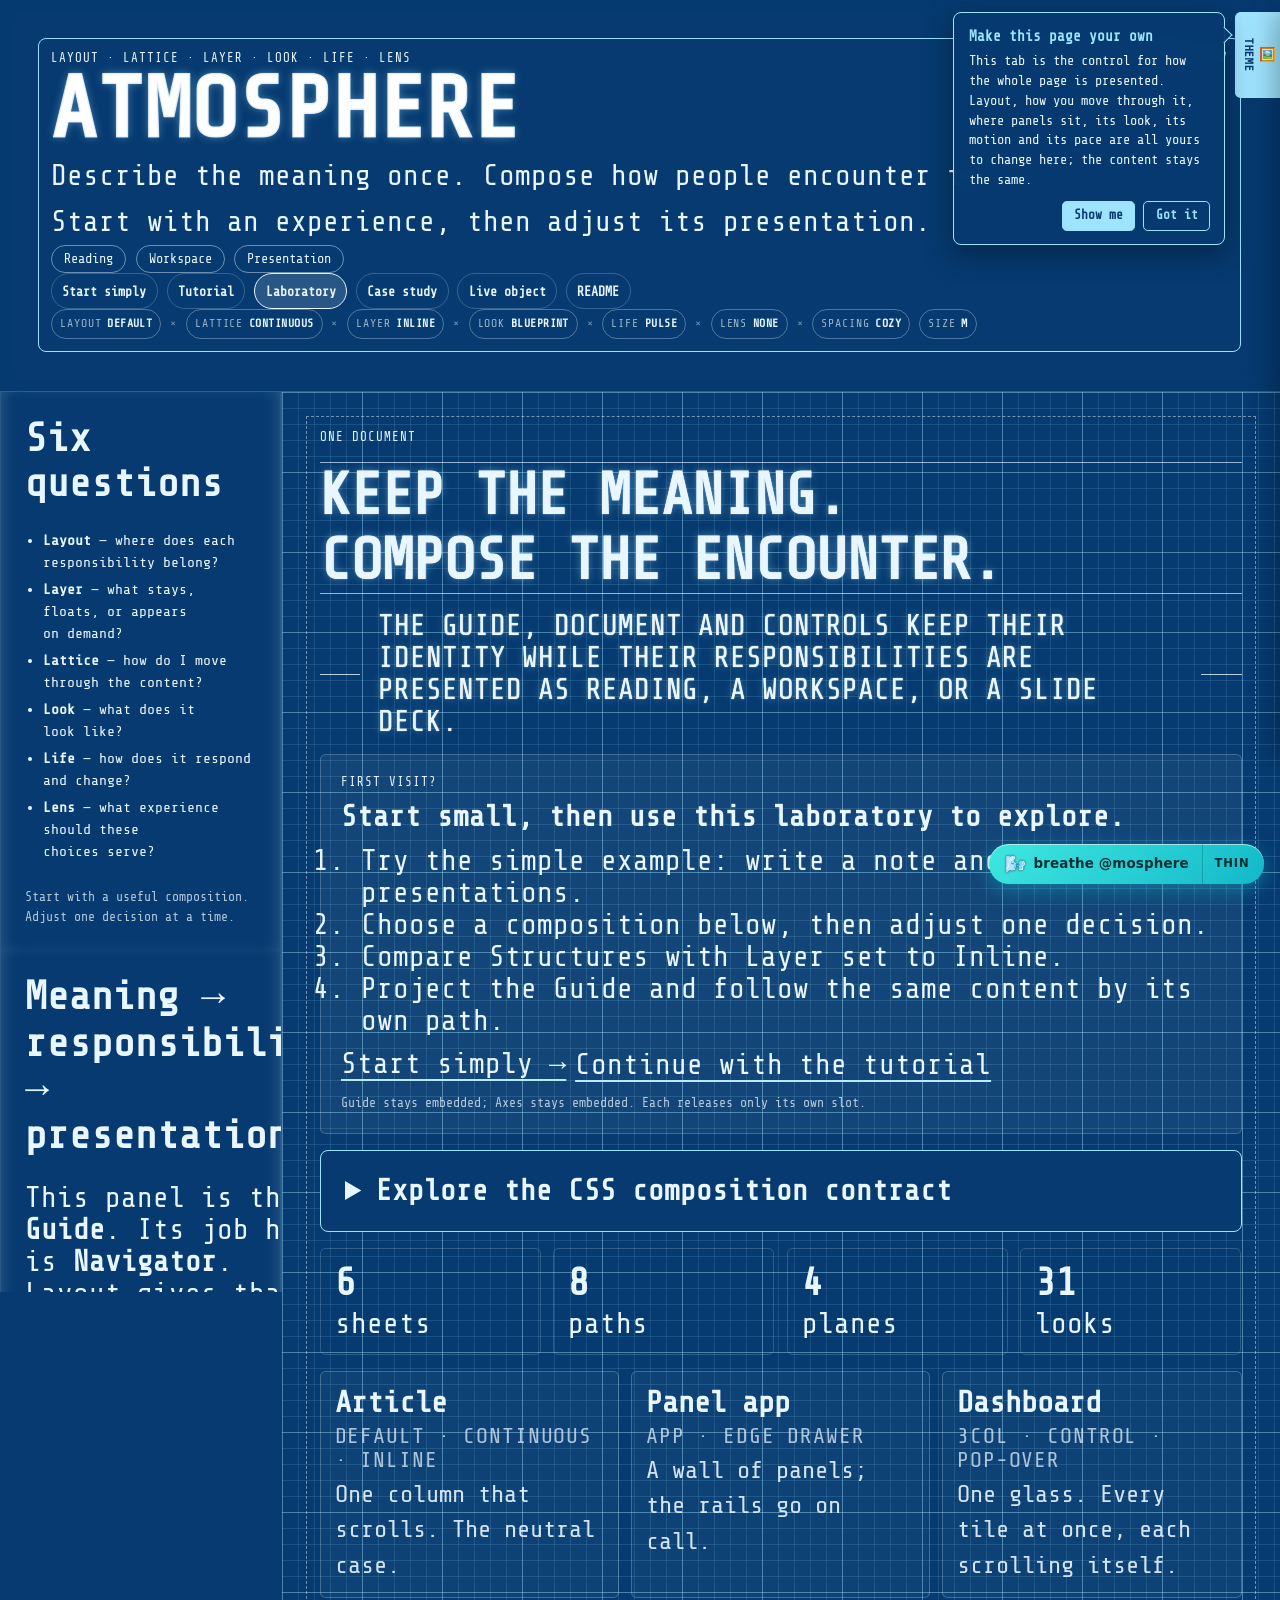
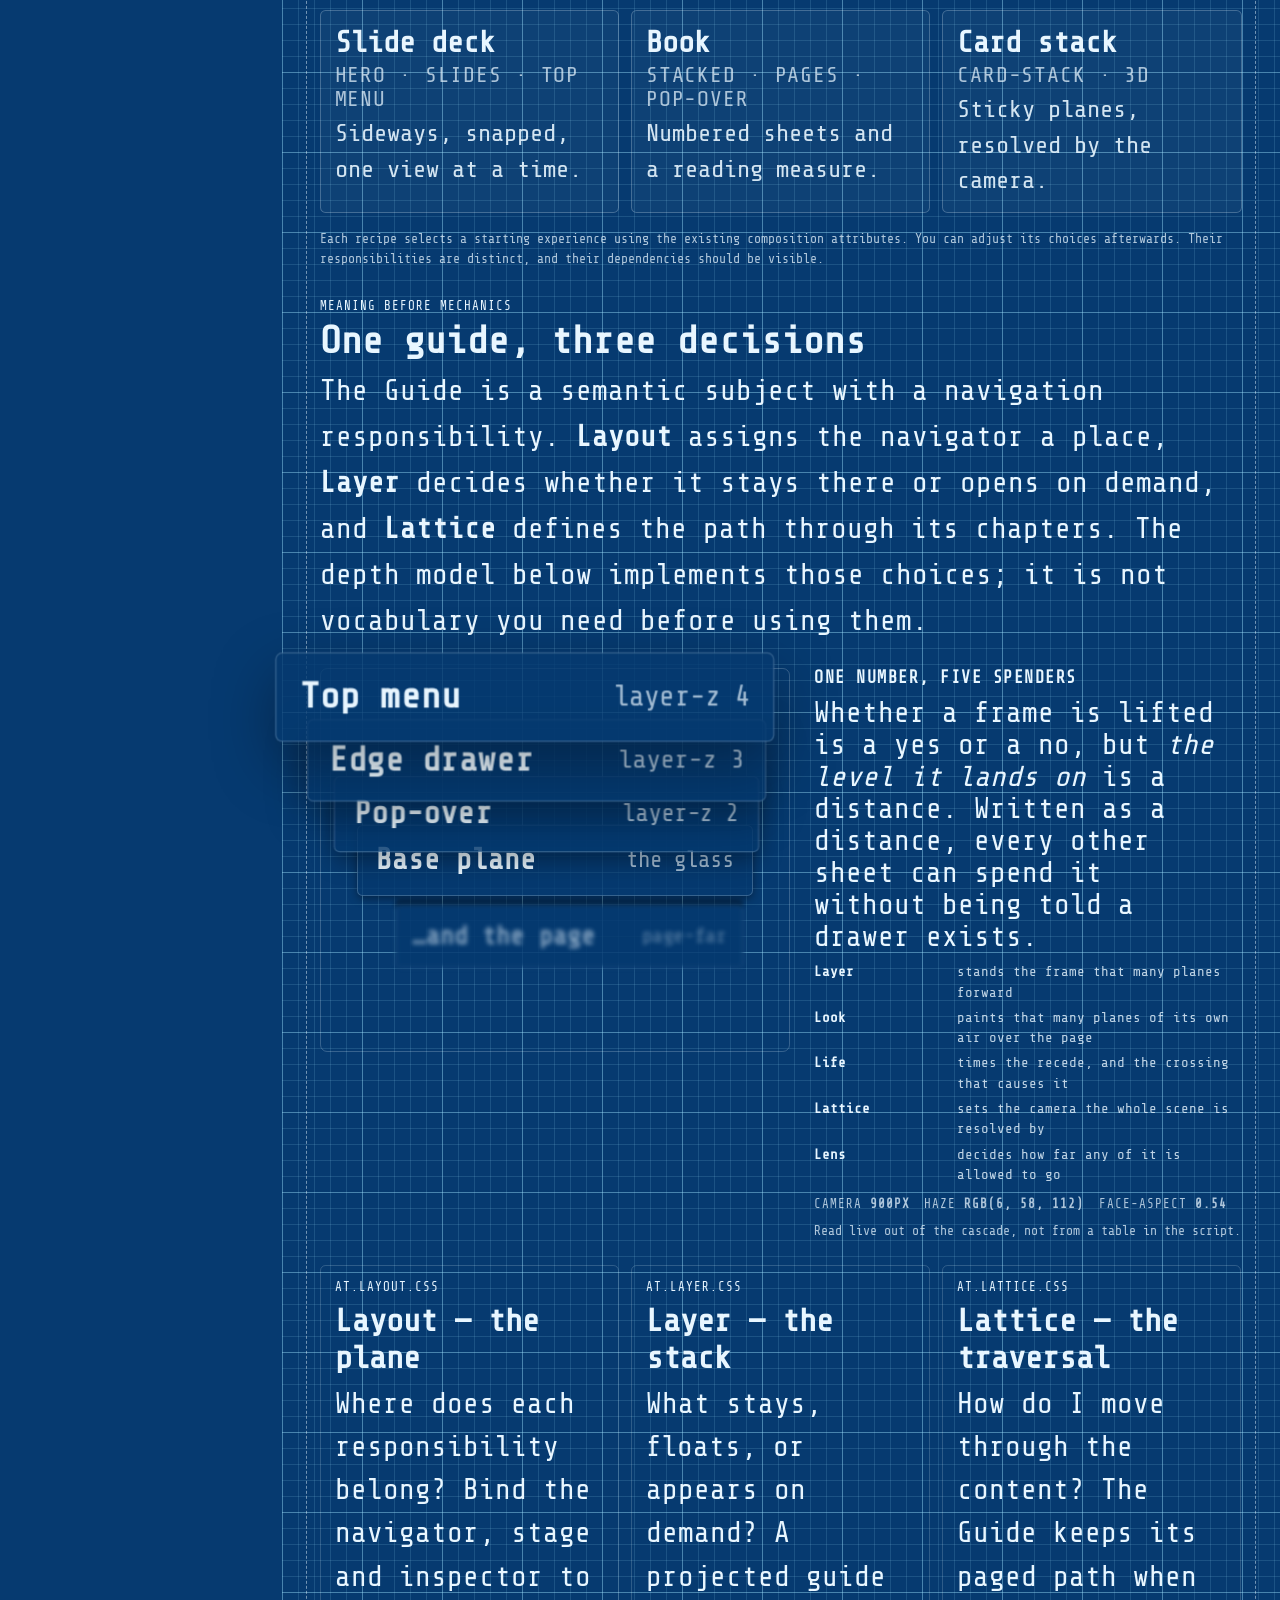
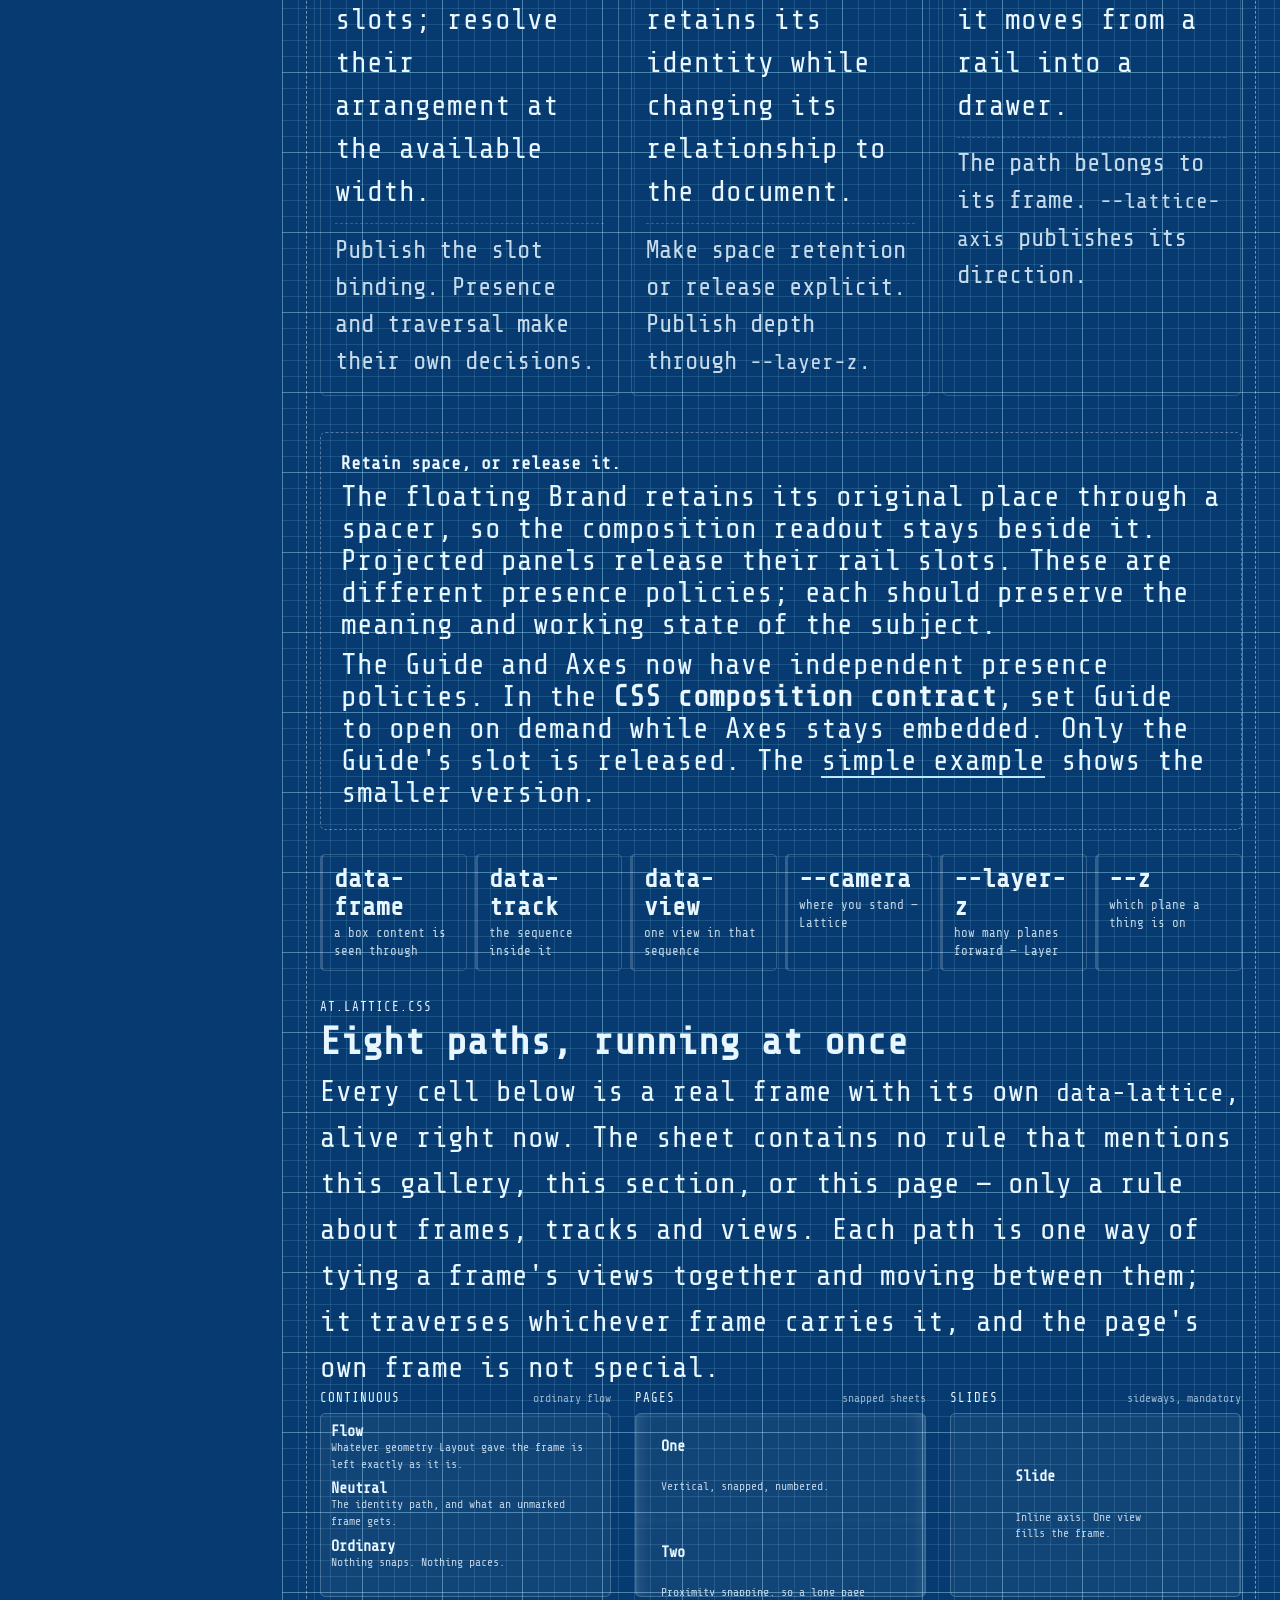
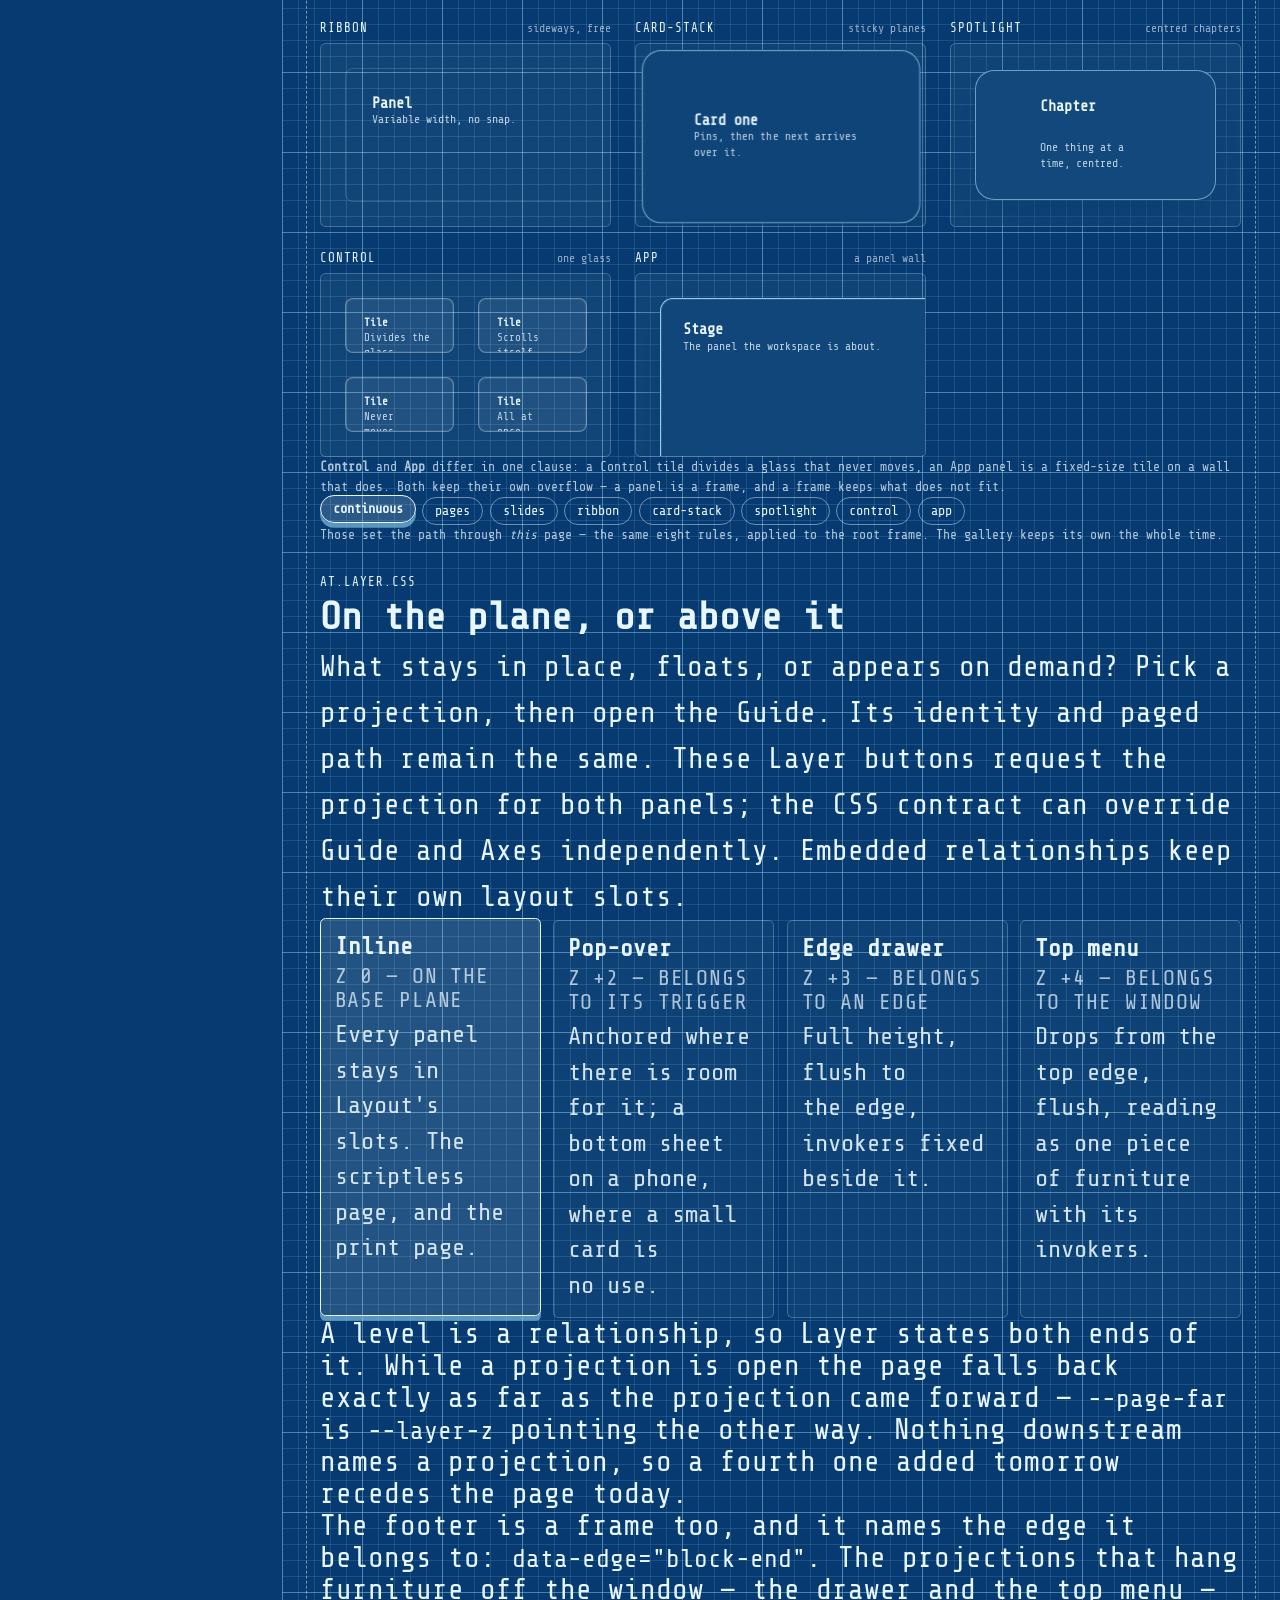
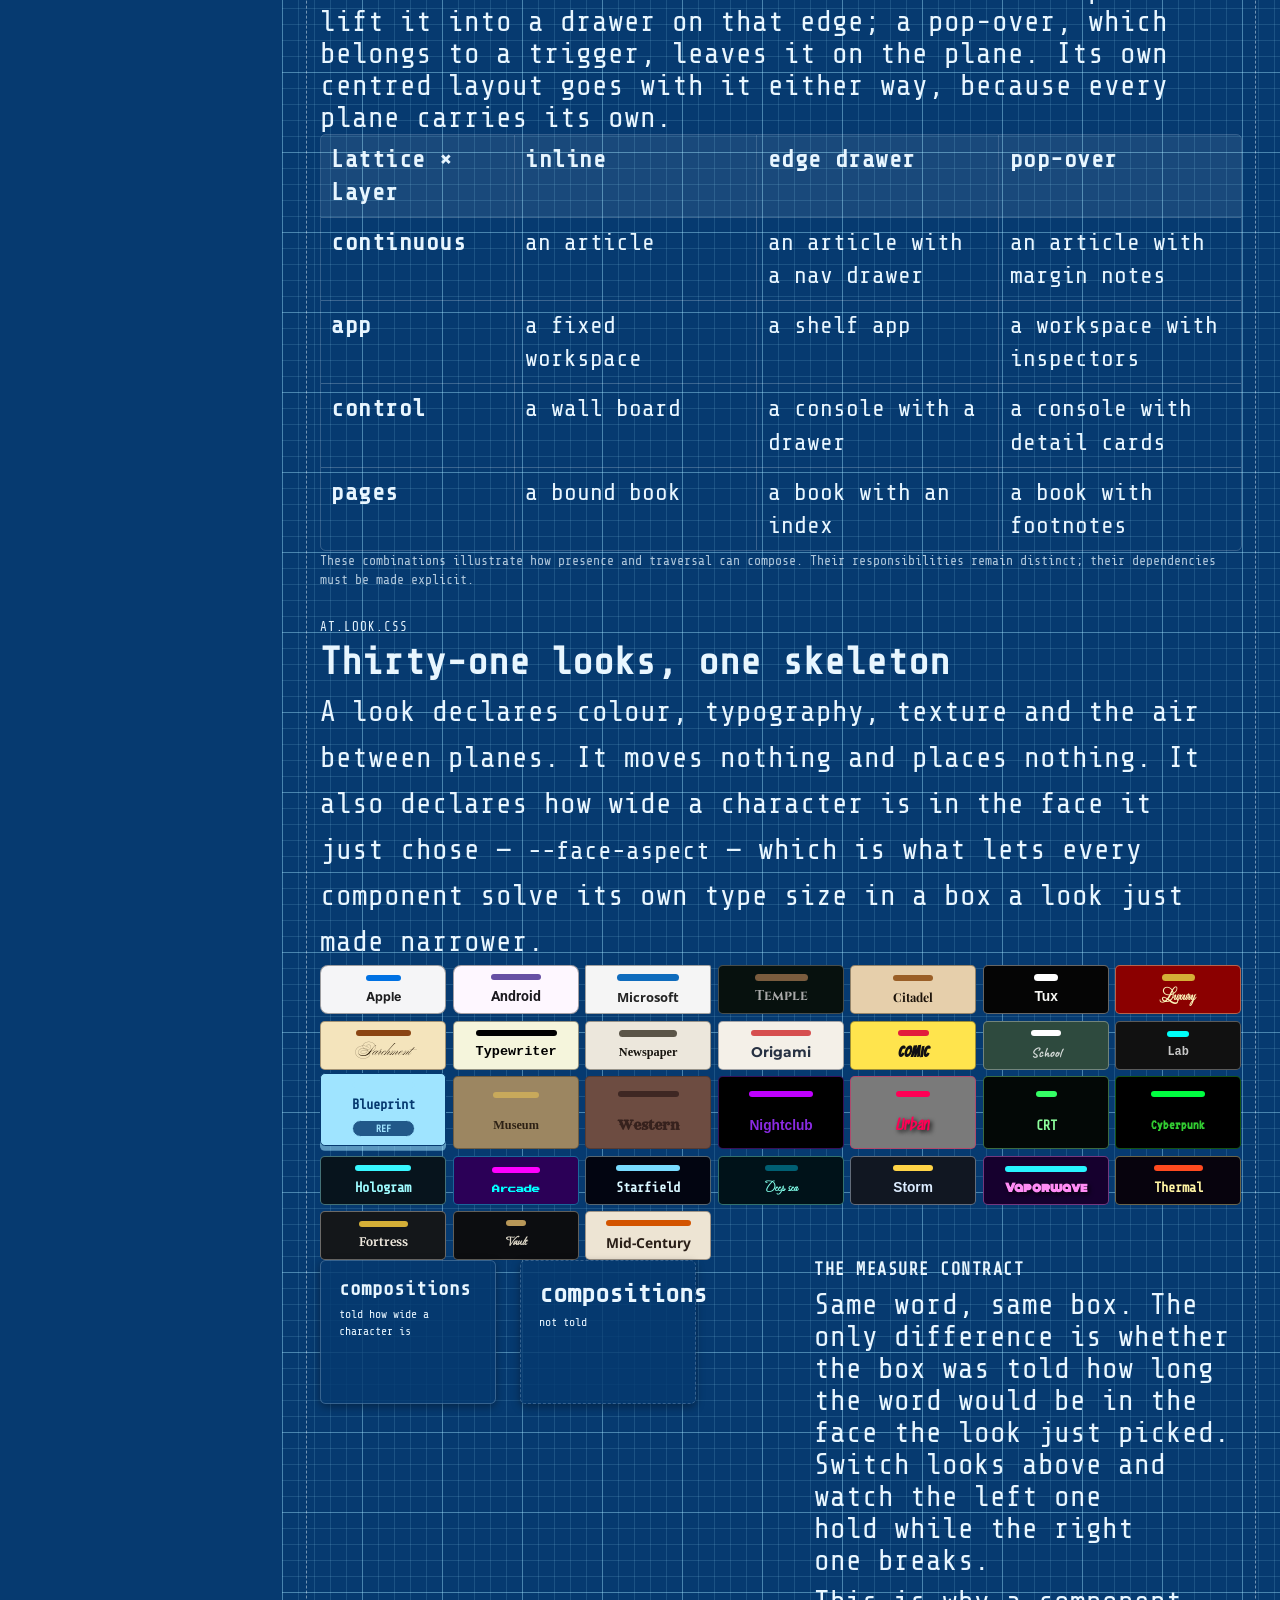
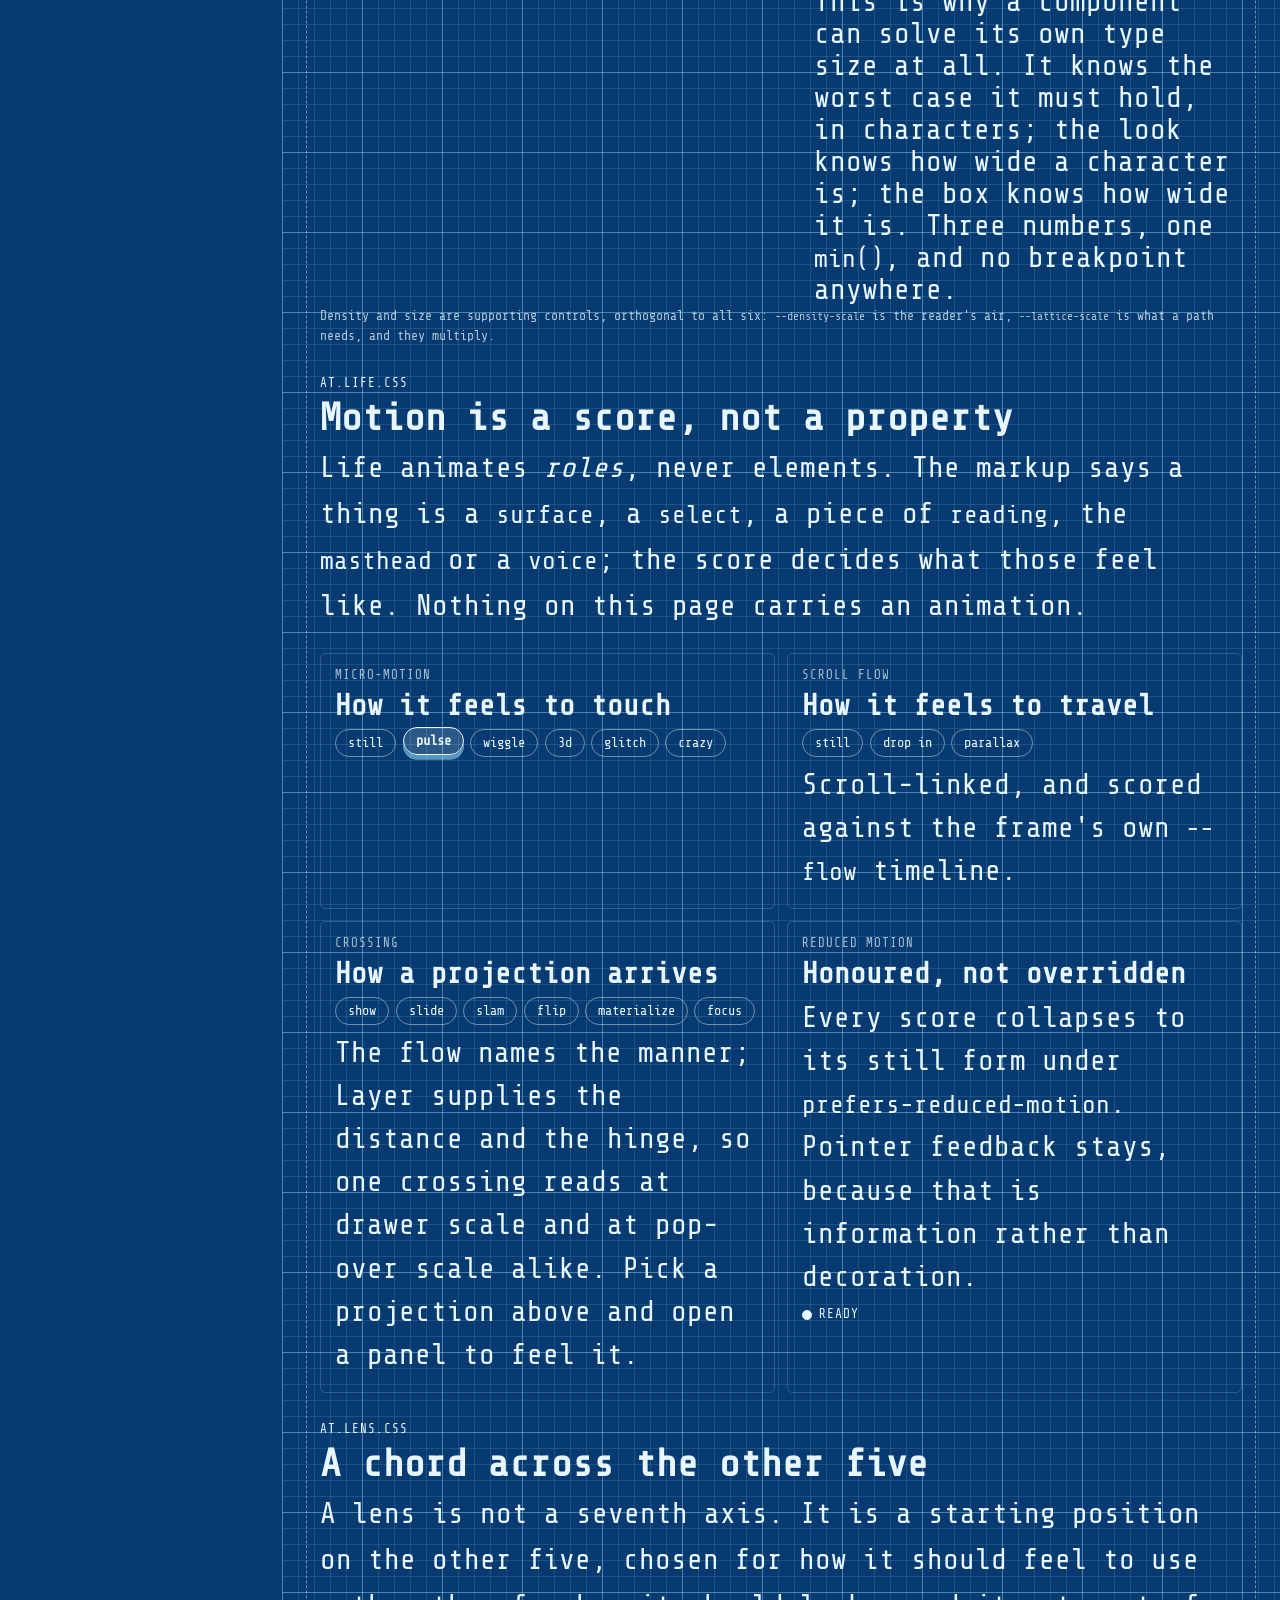
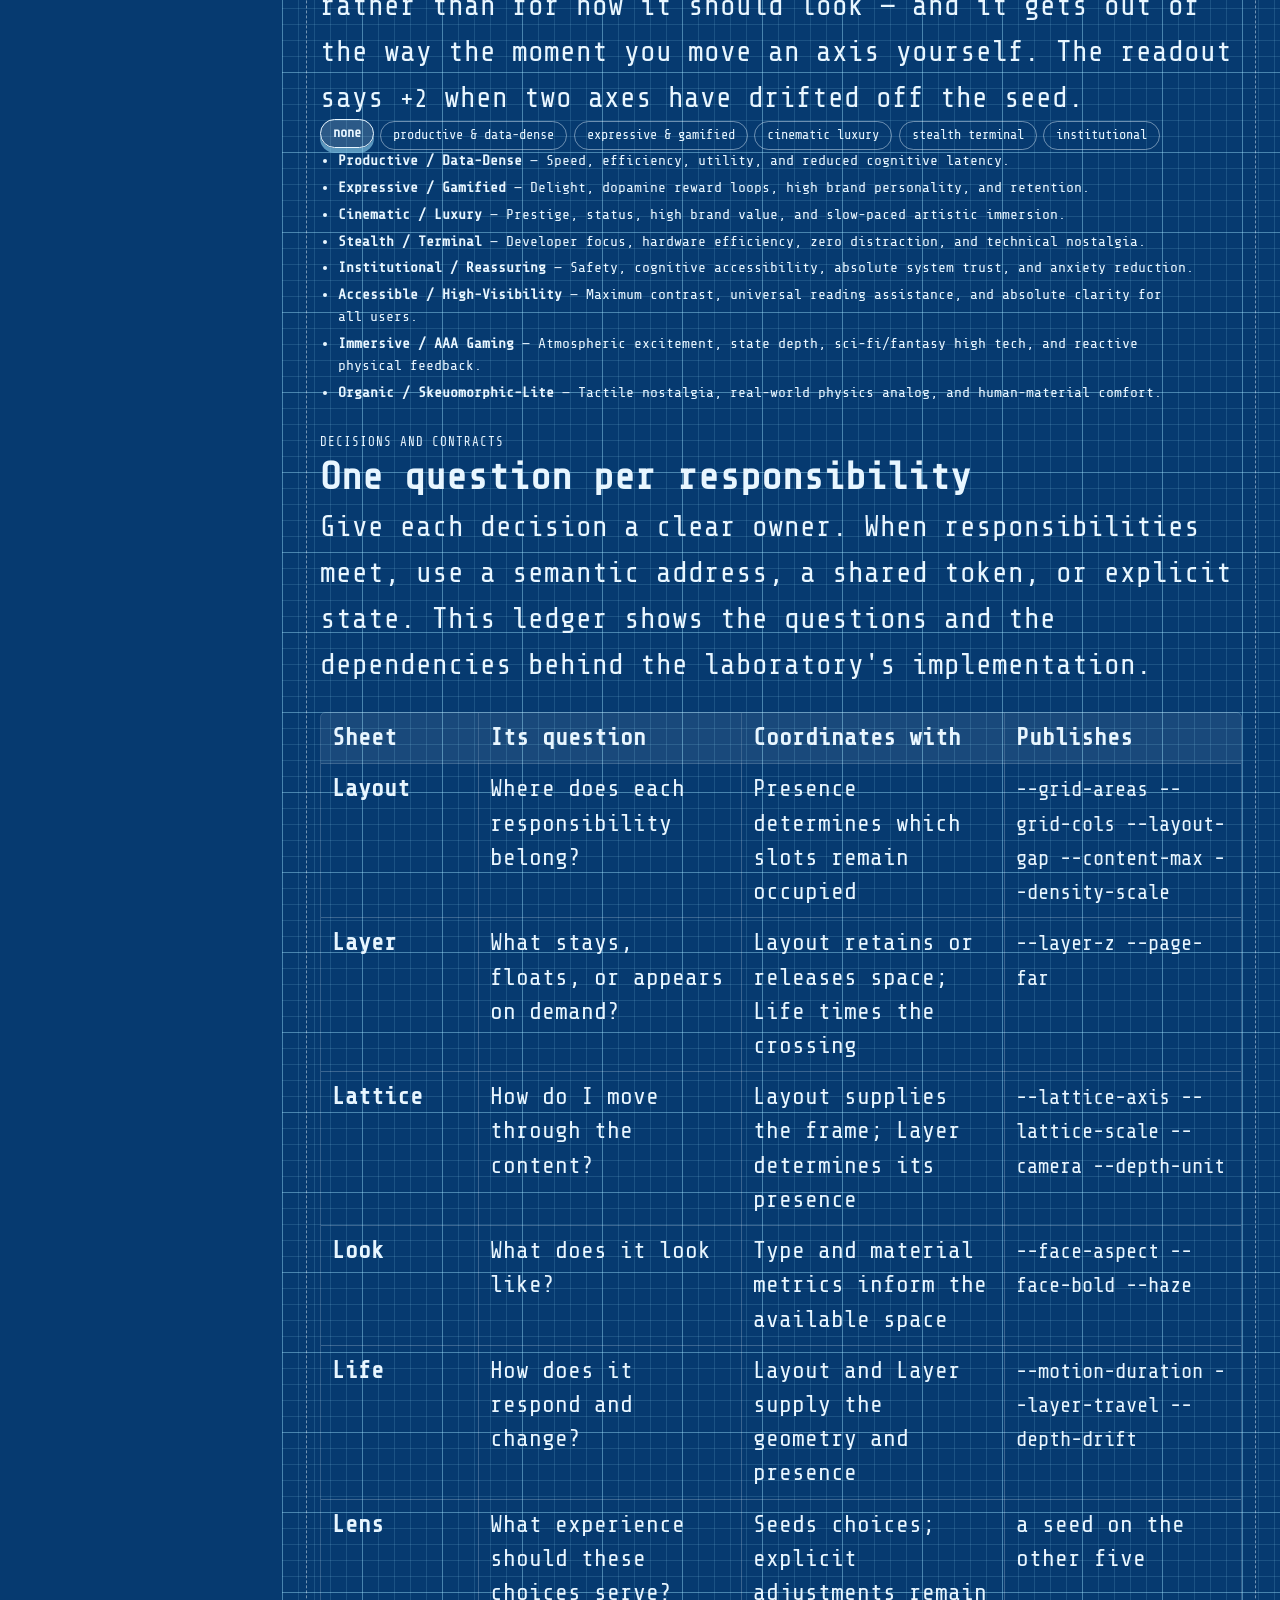
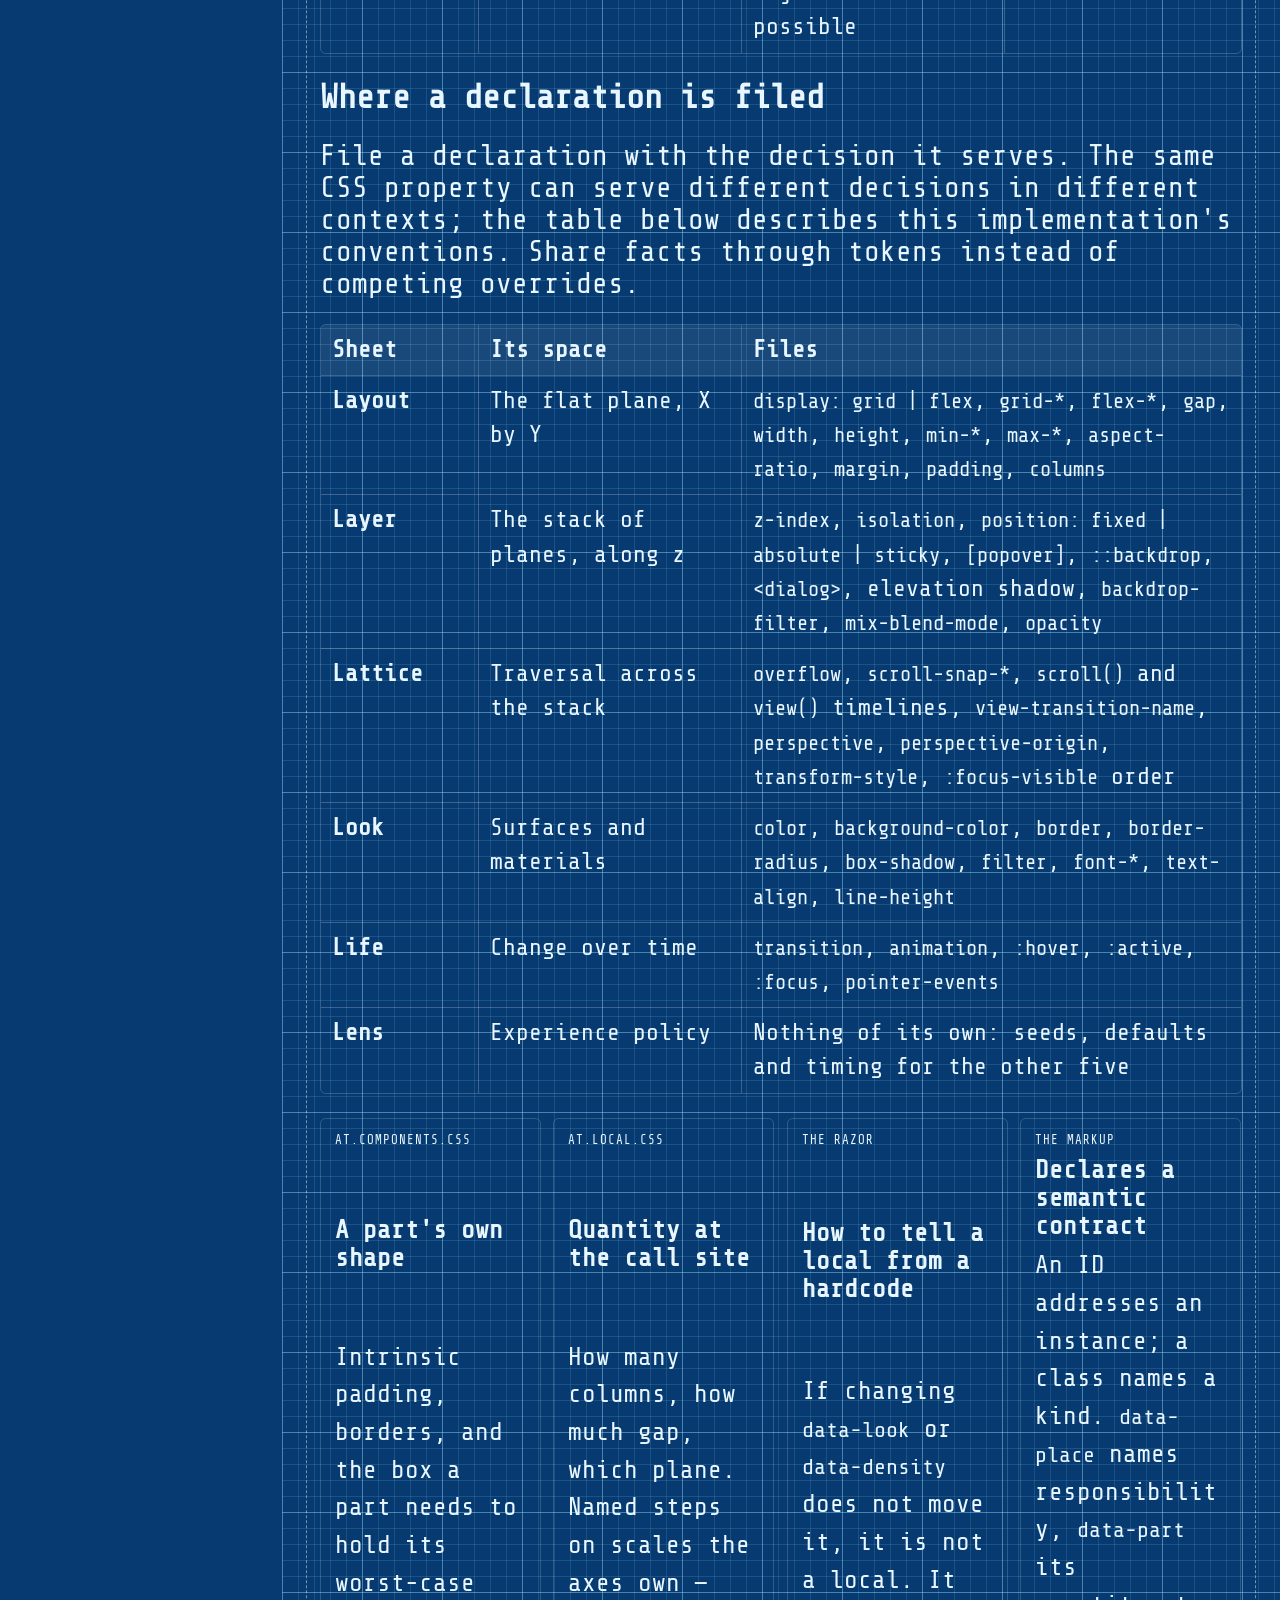
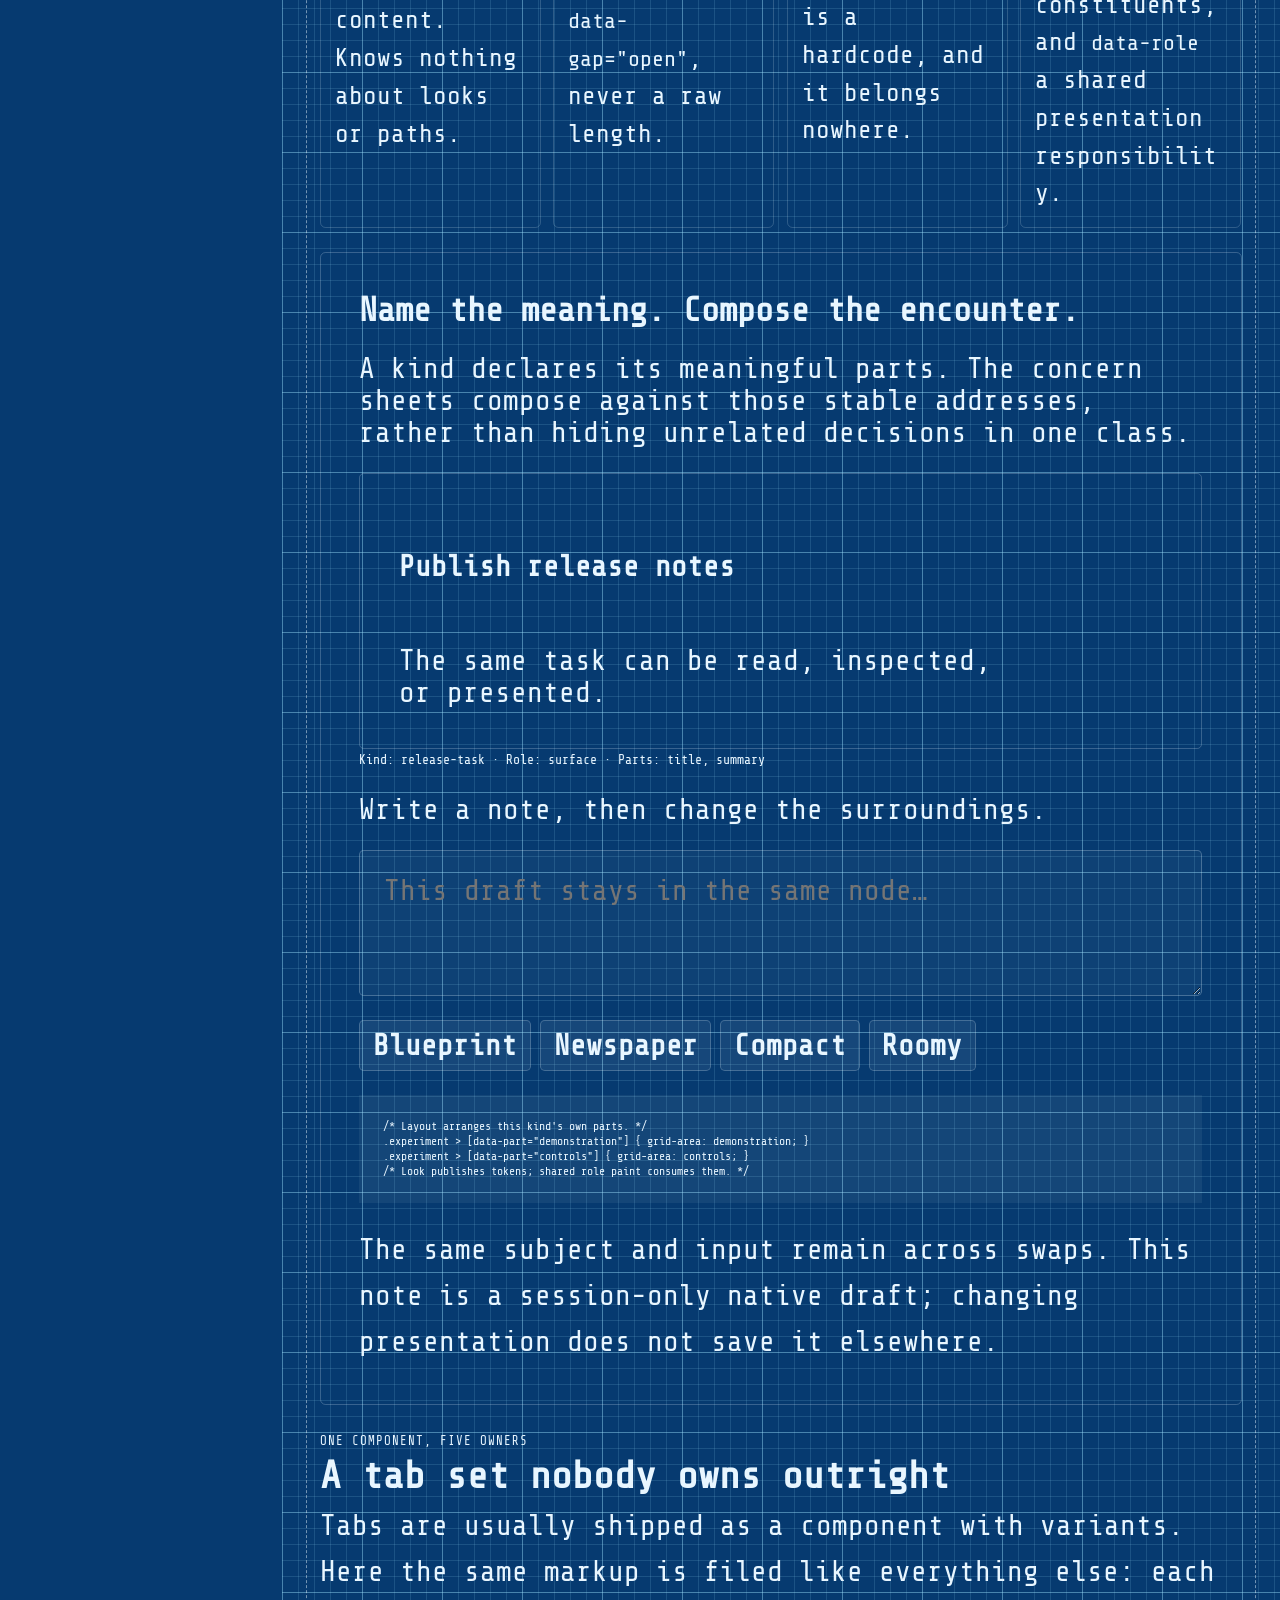
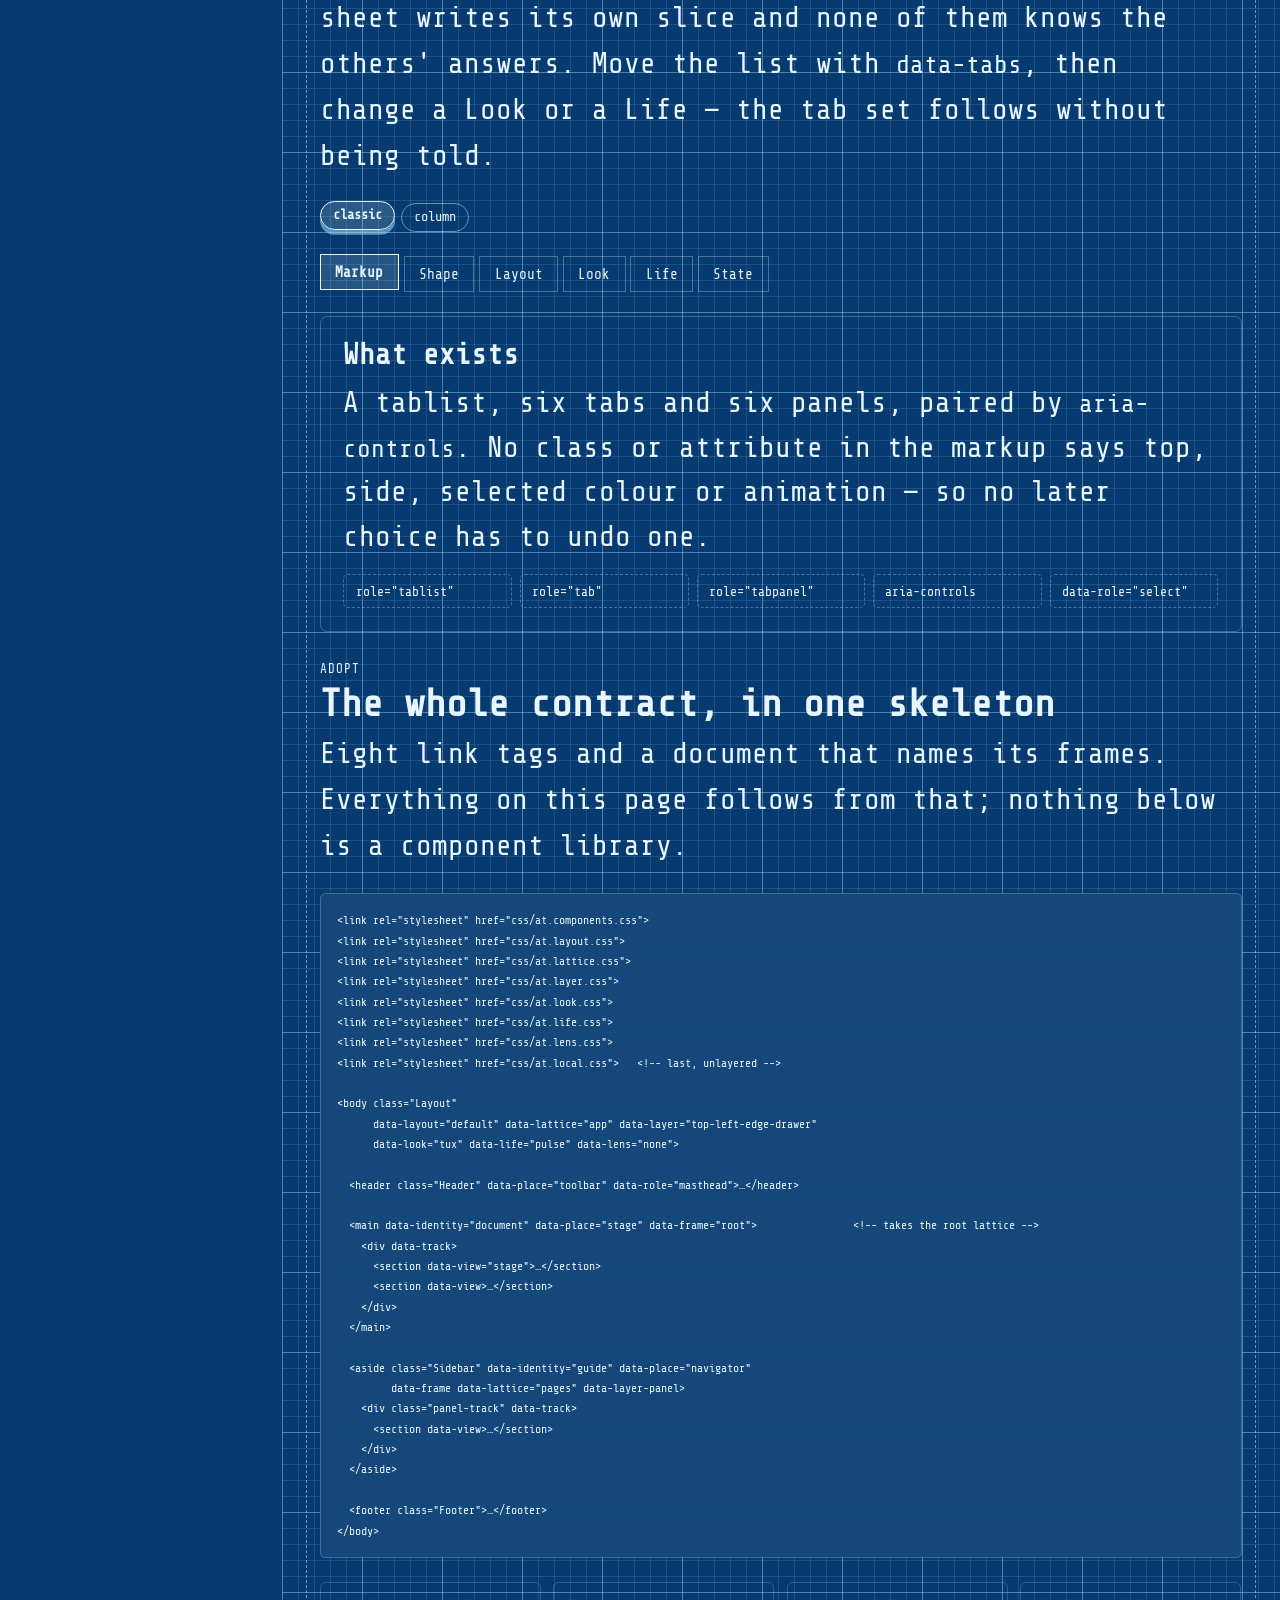
<file: atmosphere.html>
<!DOCTYPE html>
<!---
/**
 * Copyright © 2026 MENTIC LLC
 * Created by Matthew Quarneri
 *
 * Dual licensed under AGPL-3.0 or a MENTIC LLC commercial license.
 * See LICENSE for licensing terms.
 */
-->

<html lang="en" data-layout="default" data-lattice="continuous" data-layer="inline" data-look="blueprint" data-theme="blueprint" data-life="pulse" data-scroll-flow="reveal" data-inout-flow="slide" data-header-fold="false" data-heartbeat="false" data-flap="true" data-density="cozy" data-size="m" data-tabs="classic" data-lens="none">
<head>
    <meta charset="UTF-8">
    <meta name="viewport" content="width=device-width, initial-scale=1.0">
    <meta name="description" content="Compose how people encounter the same semantic content. Explore Atmosphere's Layout, Layer, Lattice, Look, Life, and Lens.">
    <meta name="theme-color" content="#0d1b3e" id="theme-color-meta">
    <title>Atmosphere &mdash; Meaning, responsibility, presentation</title>

    <!-- ONE DOCUMENT, SEVERAL ENCOUNTERS.
         Meaning -> responsibility -> presentation.

         data-identity names the semantic subject: guide, document, brand.
         data-place names its job in this host: navigator, stage, inspector.
         Layout binds the job to a slot through --place-* custom properties.
         Layer governs its presence; Lattice governs traversal in its frame.
         Look paints it, Life responds to change, and Lens seeds an experience.

         Keep native HTML semantics, reference IDs, nodes and working state.
         Publish dependencies through tokens or explicit state. The lab's
         contract resolves Guide and Axes presence independently. Its computed
         values feed the existing renderer and compact URL through a boundary
         adapter. simple.html is the smaller, direct-CSS starting example. -->

    <link rel="preconnect" href="https://fonts.googleapis.com">
    <link rel="preconnect" href="https://fonts.gstatic.com" crossorigin>
    <link href="https://fonts.googleapis.com/css2?family=Bangers&amp;family=Monoton&amp;family=Permanent+Marker&amp;family=Playwrite+DK+Uloopet+Guides&amp;family=Press+Start+2P&amp;family=Mea+Culpa&amp;family=Ballet&amp;family=Rye&amp;family=Sedgwick+Ave&amp;family=VT323&amp;family=Montserrat&amp;family=Fredericka+the+Great&amp;family=Caveat&amp;family=Share+Tech+Mono&amp;family=Waterfall&amp;family=Bonheur+Royale&amp;family=Cinzel:wght@400;600;700;900&amp;family=Merriweather:ital,wght@0,300;0,400;0,700;0,900;1,300;1,400;1,700&amp;family=Noto+Sans:ital,wght@0,300;0,400;0,600;0,700;0,900;1,400;1,600&amp;family=Noto+Serif:ital,wght@0,400;0,700;1,400&amp;family=Playfair+Display:ital,wght@0,400;0,700;0,900;1,400;1,700&amp;display=swap" rel="stylesheet">

    <!-- The three platform looks, separately, because they are the one case
         where the FACE is the argument. Apple, Android and Microsoft each ship
         a house sans, and "use whatever system-ui resolves to" means at most
         one of the three is ever right: on a Mac, `Roboto, system-ui` and
         `"Segoe UI", system-ui` both land on SF Pro, and all three looks
         render as the same page in three accent colours.

         So each gets a real fallback for the platforms it is not native to.
         Roboto IS Android's face. Inter is the SF Pro stand-in everywhere that
         is not an Apple device (-apple-system still wins where it exists), and
         Open Sans is the humanist stand-in for Segoe UI off Windows -- same
         Frutiger-descended skeleton, and unmistakably not SF. -->
    <link href="https://fonts.googleapis.com/css2?family=Inter:wght@400;500;600;700&amp;family=Open+Sans:wght@400;600;700&amp;family=Roboto:wght@400;500;700&amp;display=swap" rel="stylesheet">

    <link rel="stylesheet" href="./css/at.components.css">
    <link rel="stylesheet" href="./css/at.docs.components.css">
    <link rel="stylesheet" href="./css/at.layout.css">
    <link rel="stylesheet" href="./css/at.docs.layout.css">
    <link rel="stylesheet" href="./css/at.lattice.css">
    <link rel="stylesheet" href="./css/at.layer.css">
    <link rel="stylesheet" href="./css/at.docs.layer.css">
    <link rel="stylesheet" href="./css/at.look.css">
    <link rel="stylesheet" href="./css/at.docs.look.css">
    <link rel="stylesheet" href="./css/at.life.css">
    <link rel="stylesheet" href="./css/at.docs.life.css">
    <link rel="stylesheet" href="./css/at.lens.css">
    <link rel="stylesheet" href="./css/at.local.css">
    <link rel="stylesheet" href="./css/at.contract.css">
</head>
<body class="Layout SemanticLab" data-experience="manual" data-primary="document" data-layout="default" data-lattice="continuous" data-layer="inline" data-look="blueprint" data-theme="blueprint" data-life="pulse" data-scroll-flow="reveal" data-inout-flow="slide" data-header-fold="false" data-heartbeat="false" data-flap="true" data-drawer-intro="true" data-density="cozy" data-size="m" data-tabs="classic" data-lens="none">

<header class="Header" data-identity="masthead" data-place="toolbar" data-role="masthead">
    <div class="brand-block theme-box">
        <div class="brand-line">
            <span class="brand-kicker" data-role="voice">Layout &middot; Lattice &middot; Layer &middot; Look &middot; Life &middot; Lens</span>
            <span class="viewport-label">phone / tablet / desk / TV</span>
        </div>
        <div class="BrandSlot" data-brand-slot>
            <div class="BrandSpacer" aria-hidden="true"></div>
            <div class="Brand" data-region="brand" aria-label="Brand">
                <h1 class="title-text" data-identity="brand" data-relation="identifies" data-target="experience" data-role="voice" data-breathe="land">Atmosphere</h1>
            </div>
        </div>
        <p data-role="description">
            Describe the meaning once. Compose how people encounter it.
            Start with an experience, then adjust its presentation.
        </p>
        <nav class="contract-experiences" aria-label="Experience" hidden>
            <button class="chip" type="button" data-contract-experience="reading" aria-pressed="false">Reading</button>
            <button class="chip" type="button" data-contract-experience="workspace" aria-pressed="false">Workspace</button>
            <button class="chip" type="button" data-contract-experience="presentation" aria-pressed="false">Presentation</button>
        </nav>
        <div class="masthead-controls">
            <nav class="site-nav" aria-label="Atmosphere documentation">
                <a href="simple.html">Start simply</a>
                <a href="tutorial.html">Tutorial</a>
                <a href="atmosphere.html" aria-current="page">Laboratory</a>
                <a href="app.html">Case study</a>
                <a href="live-object.html">Live object</a>
                <a href="README.md">README</a>
            </nav>
            <p class="composition-readout" aria-live="polite">
                <span class="dim"><span class="dim-key">Layout</span><b data-readout="layout">default</b></span>
                <span class="sep">&times;</span>
                <span class="dim"><span class="dim-key">Lattice</span><b data-readout="lattice">continuous</b></span>
                <span class="sep">&times;</span>
                <span class="dim"><span class="dim-key">Layer</span><b data-readout="layer">inline</b></span>
                <span class="sep">&times;</span>
                <span class="dim"><span class="dim-key">Look</span><b data-readout="look">blueprint</b></span>
                <span class="sep">&times;</span>
                <span class="dim"><span class="dim-key">Life</span><b data-readout="life">pulse</b></span>
                <span class="sep">&times;</span>
                <span class="dim dim-lens"><span class="dim-key">Lens</span><b data-readout="lens">none</b></span>
                <span class="sep">&times;</span>
                <span class="dim"><span class="dim-key">Spacing</span><b data-readout="density">cozy</b></span>
                <span class="dim"><span class="dim-key">Size</span><b data-readout="size">m</b></span>
            </p>
        </div>
    </div>
</header>

<!-- Authored inline, promoted to native popovers by the controller when the
     Layer value asks for a projection. Hidden until then, because a control
     for a capability the page does not have is a dead control. -->
<nav class="LayerControls" data-layer-controls aria-label="Supplementary panels" hidden>
    <button id="layer-trigger-reference" type="button" data-layer-trigger="reference"
            aria-controls="layer-reference" aria-expanded="false">Guide</button>
    <button id="layer-trigger-composition" type="button" data-layer-trigger="composition"
            aria-controls="layer-composition" aria-expanded="false">Axes</button>
</nav>

<!-- =====================================================================
     THE GUIDE. A frame that carries its own Lattice.

     It pages. It pages while it is a column on Layout's plane, and it pages
     while it is a drawer lifted into the top layer, because Layer answers
     which level it stands at and Lattice answers how you travel through it,
     and neither question is the other's to answer. Try it: set Layer to any
     projection and open the Guide -- same sheet, same rules, different level.
     ===================================================================== -->
<aside id="layer-reference" class="Sidebar" data-identity="guide" data-relation="navigates" data-target="document" data-place="navigator" data-region="reference" data-layer-panel
       data-frame data-lattice="pages"
       aria-label="Guide">
    <button class="LayerClose" type="button" data-layer-close aria-label="Close the guide" hidden>&times;</button>
    <div class="panel-track" data-track>

        <section data-view data-role="reading">
            <h2>Six questions</h2>
            <ul class="note-list">
                <li><strong>Layout</strong> &mdash; where does each responsibility belong?</li>
                <li><strong>Layer</strong> &mdash; what stays, floats, or appears on demand?</li>
                <li><strong>Lattice</strong> &mdash; how do I move through the content?</li>
                <li><strong>Look</strong> &mdash; what does it look like?</li>
                <li><strong>Life</strong> &mdash; how does it respond and change?</li>
                <li><strong>Lens</strong> &mdash; what experience should these choices serve?</li>
            </ul>
            <p class="hint-text">Start with a useful composition. Adjust one decision at a time.</p>
        </section>

        <section data-view data-role="reading">
            <h2>Meaning &rarr; responsibility &rarr; presentation</h2>
            <p>This panel is the <strong>Guide</strong>. Its job here is <strong>Navigator</strong>.
               Layout gives that job a slot; Layer can make it a drawer.</p>
            <dl class="contract-list">
                <dt><code>data-identity="guide"</code></dt><dd>the stable semantic subject</dd>
                <dt><code>data-place="navigator"</code></dt><dd>its responsibility in this host</dd>
                <dt><code>--place-navigator</code></dt><dd>the binding to its layout slot</dd>
            </dl>
            <p class="hint-text">The same guide keeps its own paged path whether it is inline
               or opens on demand. Native HTML still supplies its accessibility semantics.</p>
        </section>

        <section data-view data-role="reading">
            <h2>The markup</h2>
            <dl class="contract-list">
                <dt><code>data-frame="root"</code></dt>
                <dd>the page's own frame; takes the root Lattice</dd>
                <dt><code>data-frame</code></dt>
                <dd>any other frame; takes its <em>own</em> Lattice, or is continuous</dd>
                <dt><code>data-track</code></dt>
                <dd>the sequence inside a frame</dd>
                <dt><code>data-view</code></dt>
                <dd>one view in that sequence</dd>
                <dt><code>data-view="stage"</code></dt>
                <dd>the view a panel path promotes</dd>
            </dl>
        </section>

        <section data-view data-role="reading">
            <h2>Getting around</h2>
            <ul class="note-list">
                <li>Arrow keys, Page Up / Down, Home / End move through a paced frame.</li>
                <li>Every composition is in the URL. Copy the address bar to send this exact page.</li>
                <li><kbd>Esc</kbd> closes any projected panel.</li>
                <li>Print at any setting &mdash; the whole document returns, in order.</li>
            </ul>
        </section>

    </div>
</aside>

<!-- The look's canvas. It occupies the Main grid area but sits OUTSIDE the
     scroll container, so a painted texture stays put while content travels
     past it in pages, slides and ribbon. at.look.css paints this and its
     ::before / ::after; nothing else ever touches it. -->
<div class="Surface" aria-hidden="true"></div>

<!-- =====================================================================
     THE ROOT FRAME. Ten views, one track. Every path below traverses this
     exact markup; none of them was written for it.
     ===================================================================== -->
<main class="Main" data-identity="document" data-place="stage" data-frame="root" tabindex="-1" aria-label="Demo content">
<div class="main-shell" data-track>

    <!-- ============================== 1. OVERTURE ==================== -->
    <section class="hero-demo concept" data-view="stage" aria-labelledby="overture-title" style="--lattice-index: 1">
        <div class="hero-copy" data-part="explanation">
            <span class="section-kicker" data-role="voice">One document</span>
            <h2 id="overture-title" class="header-text" data-role="voice">Keep the meaning. Compose the encounter.</h2>
            <p class="body-text">The guide, document and controls keep their identity while their
               responsibilities are presented as reading, a workspace, or a slide deck.</p>
        </div>

        <aside class="tour-card" data-role="surface" aria-labelledby="first-visit-title">
            <span class="section-kicker">First visit?</span>
            <strong id="first-visit-title">Start small, then use this laboratory to explore.</strong>
            <ol>
                <li>Try the simple example: write a note and switch presentations.</li>
                <li>Choose a composition below, then adjust one decision.</li>
                <li>Compare Structures with Layer set to Inline.</li>
                <li>Project the Guide and follow the same content by its own path.</li>
            </ol>
            <div class="button-row">
                <a class="action-link" href="simple.html">Start simply →</a>
                <a class="text-link" href="tutorial.html">Continue with the tutorial</a>
            </div>
            <p class="hint-text" data-structure-feedback role="status">Choose Inline to compare the rail structures.</p>
            <button class="chip" type="button" data-compose="layer:inline" data-structure-inline hidden>Show structure inline</button>
        </aside>

        <details class="contract-editor" data-role="surface">
            <summary>Explore the CSS composition contract</summary>
            <p>Choose an experience above, then adjust a policy. Explicit policies stay in effect
               across experience changes. The full theme drawer remains available for individual dimensions.</p>
            <div class="contract-fields" hidden>
                <div><label for="lab-arrangement">Arrangement</label><select id="lab-arrangement" data-contract-policy="arrangement">
                    <option value="">Experience default</option><option value="adaptive">Adaptive</option><option value="stack">Stack</option><option value="alongside">Alongside</option><option value="aside">Supporting rail after content</option><option value="focus">Focus</option>
                </select></div>
                <div><label for="lab-navigation">Guide</label><select id="lab-navigation" data-contract-policy="navigation">
                    <option value="">Experience default</option><option value="auto">Auto</option><option value="embedded">Keep in the layout</option><option value="on-demand">Open on demand</option>
                </select></div>
                <div><label for="lab-controls">Axes</label><select id="lab-controls" data-contract-policy="controls">
                    <option value="">Experience default</option><option value="auto">Auto</option><option value="embedded">Keep in the layout</option><option value="on-demand">Open on demand</option>
                </select></div>
                <div><label for="lab-path">Path</label><select id="lab-path" data-contract-policy="path">
                    <option value="">Experience default</option><option value="continuous">Continuous</option><option value="pages">Pages</option><option value="slides">Slides</option><option value="ribbon">Ribbon</option><option value="card-stack">Card stack</option><option value="spotlight">Spotlight</option><option value="control">Control</option><option value="app">App</option>
                </select></div>
                <div><label for="lab-rhythm">Rhythm</label><select id="lab-rhythm" data-contract-policy="rhythm">
                    <option value="">Experience default</option><option value="compact">Compact</option><option value="comfortable">Comfortable</option><option value="spacious">Spacious</option>
                </select></div>
                <div><label for="lab-identity">Identity</label><select id="lab-identity" data-contract-policy="identity">
                    <option value="">Experience default</option><option value="persistent">Keep Brand available</option><option value="flowing">Move with the header</option>
                </select></div>
                <button class="chip" type="button" data-contract-reset>Use experience defaults</button>
            </div>
            <pre data-contract-state>Loading the CSS contract. The dimension controls remain available.</pre>
            <p class="hint-text">Guide navigates document. Axes controls experience. Brand identifies experience.
               Saved links include these policies as well as the existing composition.</p>
        </details>

        <div class="metric-strip" data-role="surface">
            <div class="metric" style="--fit-chars: 7"><strong>6</strong><span>sheets</span></div>
            <div class="metric" style="--fit-chars: 7"><strong>8</strong><span>paths</span></div>
            <div class="metric" style="--fit-chars: 7"><strong>4</strong><span>planes</span></div>
            <div class="metric" style="--fit-chars: 7"><strong>31</strong><span>looks</span></div>
        </div>

        <!-- Recipes are starting points. Individual choices remain editable;
             the live explanation exposes dependencies between them. -->
        <div data-cols="fit max-3" data-gap="close" style="--col-chars: 30">
            <button class="compose-card" type="button" data-role="select"
                    data-compose="layout:default;lattice:continuous;layer:inline;look:blueprint;life:pulse;scrollFlow:reveal;density:cozy;size:m">
                <strong>Article</strong>
                <span class="compose-coords">default &middot; continuous &middot; inline</span>
                <span class="compose-note">One column that scrolls. The neutral case.</span>
            </button>
            <button class="compose-card" type="button" data-role="select"
                    data-compose="layout:default;lattice:app;layer:top-left-edge-drawer;look:tux;life:pulse;scrollFlow:still;inoutFlow:slide;density:compact;size:s">
                <strong>Panel app</strong>
                <span class="compose-coords">app &middot; edge drawer</span>
                <span class="compose-note">A wall of panels; the rails go on call.</span>
            </button>
            <button class="compose-card" type="button" data-role="select"
                    data-compose="layout:3col;lattice:control;layer:pop-over;look:lab;life:still;scrollFlow:still;inoutFlow:show;density:compact;size:s">
                <strong>Dashboard</strong>
                <span class="compose-coords">3col &middot; control &middot; pop-over</span>
                <span class="compose-note">One glass. Every tile at once, each scrolling itself.</span>
            </button>
            <button class="compose-card" type="button" data-role="select"
                    data-compose="layout:hero;lattice:slides;layer:top-menu;look:museum;life:still;scrollFlow:parallax;inoutFlow:flip;density:roomy;size:l">
                <strong>Slide deck</strong>
                <span class="compose-coords">hero &middot; slides &middot; top menu</span>
                <span class="compose-note">Sideways, snapped, one view at a time.</span>
            </button>
            <button class="compose-card" type="button" data-role="select"
                    data-compose="layout:stacked;lattice:pages;layer:pop-over;look:parchment;life:still;scrollFlow:reveal;inoutFlow:slide;density:roomy;size:m">
                <strong>Book</strong>
                <span class="compose-coords">stacked &middot; pages &middot; pop-over</span>
                <span class="compose-note">Numbered sheets and a reading measure.</span>
            </button>
            <button class="compose-card" type="button" data-role="select"
                    data-compose="layout:default;lattice:card-stack;layer:inline;look:deepsea;life:3d;scrollFlow:parallax;density:cozy;size:m">
                <strong>Card stack</strong>
                <span class="compose-coords">card-stack &middot; 3D</span>
                <span class="compose-note">Sticky planes, resolved by the camera.</span>
            </button>
        </div>

        <p class="hint-text">
            Each recipe selects a starting experience using the existing composition attributes.
            You can adjust its choices afterwards. Their responsibilities are distinct, and their
            dependencies should be visible.
        </p>
        <span class="page-stamp" aria-hidden="true"></span>
    </section>

    <!-- ============================== 2. THE FRAME =================== -->
    <section class="frame-demo concept" data-view aria-labelledby="frame-title" style="--lattice-index: 2">
        <div class="layout-section-header" data-part="explanation">
            <span class="section-kicker" data-role="voice">Meaning before mechanics</span>
            <h2 id="frame-title" data-role="voice">One guide, three decisions</h2>
            <p>
                The Guide is a semantic subject with a navigation responsibility.
                <strong>Layout</strong> assigns the navigator a place, <strong>Layer</strong>
                decides whether it stays there or opens on demand, and <strong>Lattice</strong>
                defines the path through its chapters. The depth model below implements those
                choices; it is not vocabulary you need before using them.
            </p>
        </div>

        <div class="depth-pair">
            <!-- One row per plane, which is all a plane needs in order to say
                 which plane it is. --z is the physical plane; the caption is
                 the Layer distance that puts a frame there. The deck fans
                 around the glass because that is what --z means: 0 is the
                 page surface, positive is in front of it, negative behind. -->
            <div class="depth-stage" data-role="surface" aria-label="The planes a frame can stand on">
                <div class="depth-stack">
                    <div class="plane" data-z="3">
                        <strong>Top menu</strong>
                        <span class="plane-z">layer-z 4</span>
                    </div>
                    <div class="plane" data-z="2">
                        <strong>Edge drawer</strong>
                        <span class="plane-z">layer-z 3</span>
                    </div>
                    <div class="plane" data-z="1">
                        <strong>Pop-over</strong>
                        <span class="plane-z">layer-z 2</span>
                    </div>
                    <div class="plane" data-z="0">
                        <strong>Base plane</strong>
                        <span class="plane-z">the glass</span>
                    </div>
                    <div class="plane" data-z="-2">
                        <strong>&hellip;and the page</strong>
                        <span class="plane-z">page-far</span>
                    </div>
                </div>
            </div>

            <div class="depth-notes">
                <h3>One number, five spenders</h3>
                <p>
                    Whether a frame is lifted is a yes or a no, but <em>the level it lands
                    on</em> is a distance. Written as a distance, every other sheet can spend
                    it without being told a drawer exists.
                </p>
                <dl class="contract-list">
                    <dt>Layer</dt><dd>stands the frame that many planes forward</dd>
                    <dt>Look</dt><dd>paints that many planes of its own air over the page</dd>
                    <dt>Life</dt><dd>times the recede, and the crossing that causes it</dd>
                    <dt>Lattice</dt><dd>sets the camera the whole scene is resolved by</dd>
                    <dt>Lens</dt><dd>decides how far any of it is allowed to go</dd>
                </dl>
                <p class="depth-readout">
                    <span>camera <b data-readout="camera">900px</b></span>
                    <span>haze <b data-readout="haze">&mdash;</b></span>
                    <span>face-aspect <b data-readout="face-aspect">&mdash;</b></span>
                </p>
                <p class="hint-text">Read live out of the cascade, not from a table in the script.</p>
            </div>
        </div>

        <div data-cols="fit max-3" data-gap="close" style="--col-chars: 30">
            <div class="layer-card" data-role="surface">
                <span class="demo-label">at.layout.css</span>
                <strong>Layout &mdash; the plane</strong>
                <p>Where does each responsibility belong? Bind the navigator, stage and inspector
                   to slots; resolve their arrangement at the available width.</p>
                <p class="layer-rule">Publish the slot binding. Presence and traversal make their own decisions.</p>
            </div>
            <div class="layer-card" data-role="surface">
                <span class="demo-label">at.layer.css</span>
                <strong>Layer &mdash; the stack</strong>
                <p>What stays, floats, or appears on demand? A projected guide retains its identity
                   while changing its relationship to the document.</p>
                <p class="layer-rule">Make space retention or release explicit. Publish depth through <code>--layer-z</code>.</p>
            </div>
            <div class="layer-card" data-role="surface">
                <span class="demo-label">at.lattice.css</span>
                <strong>Lattice &mdash; the traversal</strong>
                <p>How do I move through the content? The Guide keeps its paged path when
                   it moves from a rail into a drawer.</p>
                <p class="layer-rule">The path belongs to its frame. <code>--lattice-axis</code> publishes its direction.</p>
            </div>
        </div>

        <div class="custom-effect-note" data-role="surface">
            <h3>Retain space, or release it.</h3>
            <p>The floating Brand retains its original place through a spacer, so the
               composition readout stays beside it. Projected panels release their rail slots.
               These are different presence policies; each should preserve the meaning and
               working state of the subject.</p>
            <p>The Guide and Axes now have independent presence policies. In the
               <strong>CSS composition contract</strong>, set Guide to open on demand while
               Axes stays embedded. Only the Guide's slot is released. The
               <a class="text-link" href="simple.html">simple example</a> shows the smaller version.</p>
        </div>

        <div class="vocab-strip">
            <div class="vocab" data-role="surface"><code>data-frame</code><p>a box content is seen through</p></div>
            <div class="vocab" data-role="surface"><code>data-track</code><p>the sequence inside it</p></div>
            <div class="vocab" data-role="surface"><code>data-view</code><p>one view in that sequence</p></div>
            <div class="vocab" data-role="surface"><code>--camera</code><p>where you stand &mdash; Lattice</p></div>
            <div class="vocab" data-role="surface"><code>--layer-z</code><p>how many planes forward &mdash; Layer</p></div>
            <div class="vocab" data-role="surface"><code>--z</code><p>which plane a thing is on</p></div>
        </div>
        <span class="page-stamp" aria-hidden="true"></span>
    </section>

    <!-- ============================== 3. THE PATHS =================== -->
    <section class="lattice-demo concept" data-view aria-labelledby="lattice-title" style="--lattice-index: 3">
        <div class="layout-section-header" data-part="explanation">
            <span class="section-kicker" data-role="voice">at.lattice.css</span>
            <h2 id="lattice-title" data-role="voice">Eight paths, running at once</h2>
            <p>
                Every cell below is a real frame with its own <code>data-lattice</code>, alive
                right now. The sheet contains no rule that mentions this gallery, this section,
                or this page &mdash; only a rule about frames, tracks and views. Each path is one
                way of tying a frame's views together and moving between them; it traverses
                whichever frame carries it, and the page's own frame is not special.
            </p>
        </div>

        <div class="lattice-gallery" data-cols="fit" data-gap="even" style="--col-chars: 26">

            <figure class="lattice-cell">
                <figcaption><span class="demo-label">continuous</span><span class="cell-note">ordinary flow</span></figcaption>
                <div class="mini-frame" data-frame data-role="surface">
                    <div class="panel-track" data-track>
                        <section class="mini-view concept" data-view><strong>Flow</strong><p>Whatever geometry Layout gave the frame is left exactly as it is.</p></section>
                        <section class="mini-view concept" data-view><strong>Neutral</strong><p>The identity path, and what an unmarked frame gets.</p></section>
                        <section class="mini-view concept" data-view><strong>Ordinary</strong><p>Nothing snaps. Nothing paces.</p></section>
                    </div>
                </div>
            </figure>

            <figure class="lattice-cell">
                <figcaption><span class="demo-label">pages</span><span class="cell-note">snapped sheets</span></figcaption>
                <div class="mini-frame" data-frame data-lattice="pages" data-role="surface">
                    <div class="panel-track" data-track>
                        <section class="mini-view concept" data-view><strong>One</strong><p>Vertical, snapped, numbered.</p></section>
                        <section class="mini-view concept" data-view><strong>Two</strong><p>Proximity snapping, so a long page stays readable.</p></section>
                        <section class="mini-view concept" data-view><strong>Three</strong><p>A reading measure, centred.</p></section>
                    </div>
                </div>
            </figure>

            <figure class="lattice-cell">
                <figcaption><span class="demo-label">slides</span><span class="cell-note">sideways, mandatory</span></figcaption>
                <div class="mini-frame" data-frame data-lattice="slides" data-role="surface">
                    <div class="panel-track" data-track>
                        <section class="mini-view concept" data-view><strong>Slide</strong><p>Inline axis. One view fills the frame.</p></section>
                        <section class="mini-view concept" data-view><strong>Next</strong><p>Mandatory snap with a hard stop.</p></section>
                        <section class="mini-view concept" data-view><strong>Last</strong><p>Centred content, generous air.</p></section>
                    </div>
                </div>
            </figure>

            <figure class="lattice-cell">
                <figcaption><span class="demo-label">ribbon</span><span class="cell-note">sideways, free</span></figcaption>
                <div class="mini-frame" data-frame data-lattice="ribbon" data-role="surface">
                    <div class="panel-track" data-track>
                        <section class="mini-view concept" data-view><strong>Panel</strong><p>Variable width, no snap.</p></section>
                        <section class="mini-view concept" data-view><strong>Panel</strong><p>Each keeps its own vertical scroll.</p></section>
                        <section class="mini-view concept" data-view><strong>Panel</strong><p>Browse, rather than present.</p></section>
                        <section class="mini-view concept" data-view><strong>Panel</strong><p>As many as you like.</p></section>
                    </div>
                </div>
            </figure>

            <figure class="lattice-cell">
                <figcaption><span class="demo-label">card-stack</span><span class="cell-note">sticky planes</span></figcaption>
                <div class="mini-frame" data-frame data-lattice="card-stack" data-role="surface">
                    <div class="panel-track" data-track>
                        <section class="mini-view concept" data-view style="--lattice-index: 1"><strong>Card one</strong><p>Pins, then the next arrives over it.</p></section>
                        <section class="mini-view concept" data-view style="--lattice-index: 2"><strong>Card two</strong><p>Depth order is markup's, not the DOM's.</p></section>
                        <section class="mini-view concept" data-view style="--lattice-index: 3"><strong>Card three</strong><p>Still a block-axis read.</p></section>
                    </div>
                </div>
            </figure>

            <figure class="lattice-cell">
                <figcaption><span class="demo-label">spotlight</span><span class="cell-note">centred chapters</span></figcaption>
                <div class="mini-frame" data-frame data-lattice="spotlight" data-role="surface">
                    <div class="panel-track" data-track>
                        <section class="mini-view concept" data-view><strong>Chapter</strong><p>One thing at a time, centred.</p></section>
                        <section class="mini-view concept" data-view><strong>Chapter</strong><p>Mandatory snap, generous gap.</p></section>
                        <section class="mini-view concept" data-view><strong>Chapter</strong><p>Slow, deliberate pacing.</p></section>
                    </div>
                </div>
            </figure>

            <figure class="lattice-cell">
                <figcaption><span class="demo-label">control</span><span class="cell-note">one glass</span></figcaption>
                <div class="mini-frame" data-frame data-lattice="control" data-role="surface">
                    <div class="panel-track" data-track>
                        <section class="mini-view concept" data-view><strong>Tile</strong><p>Divides the glass.</p></section>
                        <section class="mini-view concept" data-view><strong>Tile</strong><p>Scrolls itself.</p></section>
                        <section class="mini-view concept" data-view><strong>Tile</strong><p>Never moves.</p></section>
                        <section class="mini-view concept" data-view><strong>Tile</strong><p>All at once.</p></section>
                    </div>
                </div>
            </figure>

            <figure class="lattice-cell">
                <figcaption><span class="demo-label">app</span><span class="cell-note">a panel wall</span></figcaption>
                <div class="mini-frame" data-frame data-lattice="app" data-role="surface">
                    <div class="panel-track" data-track>
                        <section class="mini-view concept" data-view="stage"><strong>Stage</strong><p>The panel the workspace is about.</p></section>
                        <section class="mini-view concept" data-view><strong>Panel</strong><p>Fixed size.</p></section>
                        <section class="mini-view concept" data-view><strong>Panel</strong><p>Own scroll.</p></section>
                        <section class="mini-view concept" data-view><strong>Panel</strong><p>The wall scrolls.</p></section>
                    </div>
                </div>
            </figure>

        </div>

        <p class="hint-text">
            <strong>Control</strong> and <strong>App</strong> differ in one clause: a Control tile
            divides a glass that never moves, an App panel is a fixed-size tile on a wall that
            does. Both keep their own overflow &mdash; a panel is a frame, and a frame keeps what
            does not fit.
        </p>

        <div class="chip-row" role="group" aria-label="Set the path through this page">
            <button class="chip" type="button" data-role="select" data-lattice-option="continuous" data-compose="lattice:continuous" aria-pressed="true">continuous</button>
            <button class="chip" type="button" data-role="select" data-lattice-option="pages" data-compose="lattice:pages" aria-pressed="false">pages</button>
            <button class="chip" type="button" data-role="select" data-lattice-option="slides" data-compose="lattice:slides" aria-pressed="false">slides</button>
            <button class="chip" type="button" data-role="select" data-lattice-option="ribbon" data-compose="lattice:ribbon" aria-pressed="false">ribbon</button>
            <button class="chip" type="button" data-role="select" data-lattice-option="card-stack" data-compose="lattice:card-stack" aria-pressed="false">card-stack</button>
            <button class="chip" type="button" data-role="select" data-lattice-option="spotlight" data-compose="lattice:spotlight" aria-pressed="false">spotlight</button>
            <button class="chip" type="button" data-role="select" data-lattice-option="control" data-compose="lattice:control" aria-pressed="false">control</button>
            <button class="chip" type="button" data-role="select" data-lattice-option="app" data-compose="lattice:app" aria-pressed="false">app</button>
        </div>
        <p class="hint-text">Those set the path through <em>this</em> page &mdash; the same eight
           rules, applied to the root frame. The gallery keeps its own the whole time.</p>
        <span class="page-stamp" aria-hidden="true"></span>
    </section>

    <!-- ============================== 4. THE PLANES ================== -->
    <section class="layer-demo concept" data-view aria-labelledby="layer-title" style="--lattice-index: 4">
        <div class="layout-section-header" data-part="explanation">
            <span class="section-kicker" data-role="voice">at.layer.css</span>
            <h2 id="layer-title" data-role="voice">On the plane, or above it</h2>
            <p>
                What stays in place, floats, or appears on demand? Pick a projection, then
                open the Guide. Its identity and paged path remain the same. These Layer
                buttons request the projection for both panels; the CSS contract can override
                Guide and Axes independently. Embedded relationships keep their own layout slots.
            </p>
        </div>

        <div class="feature-grid" data-cols="fit max-4" data-gap="close" style="--col-chars: 20">
            <button class="layer-card compose-card" type="button" data-role="select"
                    data-layer-option="inline" data-compose="layer:inline" aria-pressed="true">
                <strong>Inline</strong>
                <span class="compose-coords">z 0 &mdash; on the base plane</span>
                <p class="compose-note">Every panel stays in Layout's slots. The scriptless page,
                   and the print page.</p>
            </button>
            <button class="layer-card compose-card" type="button" data-role="select"
                    data-layer-option="pop-over" data-compose="layer:pop-over" aria-pressed="false">
                <strong>Pop-over</strong>
                <span class="compose-coords">z +2 &mdash; belongs to its trigger</span>
                <p class="compose-note">Anchored where there is room for it; a bottom sheet on a
                   phone, where a small card is no use.</p>
            </button>
            <button class="layer-card compose-card" type="button" data-role="select"
                    data-layer-option="top-left-edge-drawer" data-compose="layer:top-left-edge-drawer" aria-pressed="false">
                <strong>Edge drawer</strong>
                <span class="compose-coords">z +3 &mdash; belongs to an edge</span>
                <p class="compose-note">Full height, flush to the edge, invokers fixed beside it.</p>
            </button>
            <button class="layer-card compose-card" type="button" data-role="select"
                    data-layer-option="top-menu" data-compose="layer:top-menu" aria-pressed="false">
                <strong>Top menu</strong>
                <span class="compose-coords">z +4 &mdash; belongs to the window</span>
                <p class="compose-note">Drops from the top edge, flush, reading as one piece of
                   furniture with its invokers.</p>
            </button>
        </div>

        <p>
            A level is a relationship, so Layer states both ends of it. While a projection is
            open the page falls back exactly as far as the projection came forward &mdash;
            <code>--page-far</code> is <code>--layer-z</code> pointing the other way. Nothing
            downstream names a projection, so a fourth one added tomorrow recedes the page today.
        </p>
        <p>
            The footer is a frame too, and it names the edge it belongs to:
            <code>data-edge="block-end"</code>. The projections that hang furniture off the
            window &mdash; the drawer and the top menu &mdash; lift it into a drawer on that
            edge; a pop-over, which belongs to a trigger, leaves it on the plane. Its own
            centred layout goes with it either way, because every plane carries its own.
        </p>

        <div class="crossing-table" role="table" aria-label="Lattice crossed with Layer">
            <div class="crossing-row crossing-head" role="row">
                <span role="columnheader">Lattice &times; Layer</span>
                <span role="columnheader">inline</span>
                <span role="columnheader">edge drawer</span>
                <span role="columnheader">pop-over</span>
            </div>
            <div class="crossing-row" role="row">
                <span role="rowheader">continuous</span>
                <span role="cell">an article</span>
                <span role="cell">an article with a nav drawer</span>
                <span role="cell">an article with margin notes</span>
            </div>
            <div class="crossing-row" role="row">
                <span role="rowheader">app</span>
                <span role="cell">a fixed workspace</span>
                <span role="cell">a shelf app</span>
                <span role="cell">a workspace with inspectors</span>
            </div>
            <div class="crossing-row" role="row">
                <span role="rowheader">control</span>
                <span role="cell">a wall board</span>
                <span role="cell">a console with a drawer</span>
                <span role="cell">a console with detail cards</span>
            </div>
            <div class="crossing-row" role="row">
                <span role="rowheader">pages</span>
                <span role="cell">a bound book</span>
                <span role="cell">a book with an index</span>
                <span role="cell">a book with footnotes</span>
            </div>
        </div>
        <p class="hint-text">
            These combinations illustrate how presence and traversal can compose. Their
            responsibilities remain distinct; their dependencies must be made explicit.
        </p>
        <span class="page-stamp" aria-hidden="true"></span>
    </section>

    <!-- ============================== 5. LOOK ======================== -->
    <section class="look-demo concept" data-view aria-labelledby="look-title" style="--lattice-index: 5">
        <div class="layout-section-header" data-part="explanation">
            <span class="section-kicker" data-role="voice">at.look.css</span>
            <h2 id="look-title" data-role="voice">Thirty-one looks, one skeleton</h2>
            <p>
                A look declares colour, typography, texture and the air between planes. It moves
                nothing and places nothing. It also declares how wide a character is in the face
                it just chose &mdash; <code>--face-aspect</code> &mdash; which is what lets every
                component solve its own type size in a box a look just made narrower.
            </p>
        </div>

        <div class="swatch-grid">
            <button class="theme-btn swatch" type="button" data-role="select" data-theme="apple" data-theme-option="apple" data-compose="look:apple"><span class="swatch-chip" aria-hidden="true"></span><strong>Apple</strong></button>
            <button class="theme-btn swatch" type="button" data-role="select" data-theme="android" data-theme-option="android" data-compose="look:android"><span class="swatch-chip" aria-hidden="true"></span><strong>Android</strong></button>
            <button class="theme-btn swatch" type="button" data-role="select" data-theme="microsoft" data-theme-option="microsoft" data-compose="look:microsoft"><span class="swatch-chip" aria-hidden="true"></span><strong>Microsoft</strong></button>
            <button class="theme-btn swatch" type="button" data-role="select" data-theme="temple" data-theme-option="temple" data-compose="look:temple"><span class="swatch-chip" aria-hidden="true"></span><strong>Temple</strong></button>
            <button class="theme-btn swatch" type="button" data-role="select" data-theme="citadel" data-theme-option="citadel" data-compose="look:citadel"><span class="swatch-chip" aria-hidden="true"></span><strong>Citadel</strong></button>
            <button class="theme-btn swatch" type="button" data-role="select" data-theme="tux" data-theme-option="tux" data-compose="look:tux"><span class="swatch-chip" aria-hidden="true"></span><strong>Tux</strong></button>
            <button class="theme-btn swatch" type="button" data-role="select" data-theme="luxury" data-theme-option="luxury" data-compose="look:luxury"><span class="swatch-chip" aria-hidden="true"></span><strong>Luxury</strong></button>
            <button class="theme-btn swatch" type="button" data-role="select" data-theme="parchment" data-theme-option="parchment" data-compose="look:parchment"><span class="swatch-chip" aria-hidden="true"></span><strong>Parchment</strong></button>
            <button class="theme-btn swatch" type="button" data-role="select" data-theme="typewritter" data-theme-option="typewritter" data-compose="look:typewritter"><span class="swatch-chip" aria-hidden="true"></span><strong>Typewriter</strong></button>
            <button class="theme-btn swatch" type="button" data-role="select" data-theme="newspaper" data-theme-option="newspaper" data-compose="look:newspaper"><span class="swatch-chip" aria-hidden="true"></span><strong>Newspaper</strong></button>
            <button class="theme-btn swatch" type="button" data-role="select" data-theme="origami" data-theme-option="origami" data-compose="look:origami"><span class="swatch-chip" aria-hidden="true"></span><strong>Origami</strong></button>
            <button class="theme-btn swatch" type="button" data-role="select" data-theme="comic" data-theme-option="comic" data-compose="look:comic"><span class="swatch-chip" aria-hidden="true"></span><strong>Comic</strong></button>
            <button class="theme-btn swatch" type="button" data-role="select" data-theme="school" data-theme-option="school" data-compose="look:school"><span class="swatch-chip" aria-hidden="true"></span><strong>School</strong></button>
            <button class="theme-btn swatch" type="button" data-role="select" data-theme="lab" data-theme-option="lab" data-compose="look:lab"><span class="swatch-chip" aria-hidden="true"></span><strong>Lab</strong></button>
            <button class="theme-btn swatch" type="button" data-role="select" data-theme="blueprint" data-theme-option="blueprint" data-compose="look:blueprint"><span class="swatch-chip" aria-hidden="true"></span><strong>Blueprint</strong></button>
            <button class="theme-btn swatch" type="button" data-role="select" data-theme="museum" data-theme-option="museum" data-compose="look:museum"><span class="swatch-chip" aria-hidden="true"></span><strong>Museum</strong></button>
            <button class="theme-btn swatch" type="button" data-role="select" data-theme="western" data-theme-option="western" data-compose="look:western"><span class="swatch-chip" aria-hidden="true"></span><strong>Western</strong></button>
            <button class="theme-btn swatch" type="button" data-role="select" data-theme="nightclub" data-theme-option="nightclub" data-compose="look:nightclub"><span class="swatch-chip" aria-hidden="true"></span><strong>Nightclub</strong></button>
            <button class="theme-btn swatch" type="button" data-role="select" data-theme="urban" data-theme-option="urban" data-compose="look:urban"><span class="swatch-chip" aria-hidden="true"></span><strong>Urban</strong></button>
            <button class="theme-btn swatch" type="button" data-role="select" data-theme="crt" data-theme-option="crt" data-compose="look:crt"><span class="swatch-chip" aria-hidden="true"></span><strong>CRT</strong></button>
            <button class="theme-btn swatch" type="button" data-role="select" data-theme="cyberpunk" data-theme-option="cyberpunk" data-compose="look:cyberpunk"><span class="swatch-chip" aria-hidden="true"></span><strong>Cyberpunk</strong></button>
            <button class="theme-btn swatch" type="button" data-role="select" data-theme="hologram" data-theme-option="hologram" data-compose="look:hologram"><span class="swatch-chip" aria-hidden="true"></span><strong>Hologram</strong></button>
            <button class="theme-btn swatch" type="button" data-role="select" data-theme="arcade" data-theme-option="arcade" data-compose="look:arcade"><span class="swatch-chip" aria-hidden="true"></span><strong>Arcade</strong></button>
            <button class="theme-btn swatch" type="button" data-role="select" data-theme="starfield" data-theme-option="starfield" data-compose="look:starfield"><span class="swatch-chip" aria-hidden="true"></span><strong>Starfield</strong></button>
            <button class="theme-btn swatch" type="button" data-role="select" data-theme="deepsea" data-theme-option="deepsea" data-compose="look:deepsea"><span class="swatch-chip" aria-hidden="true"></span><strong>Deep sea</strong></button>
            <button class="theme-btn swatch" type="button" data-role="select" data-theme="storm" data-theme-option="storm" data-compose="look:storm"><span class="swatch-chip" aria-hidden="true"></span><strong>Storm</strong></button>
            <button class="theme-btn swatch" type="button" data-role="select" data-theme="vaporwave" data-theme-option="vaporwave" data-compose="look:vaporwave"><span class="swatch-chip" aria-hidden="true"></span><strong>Vaporwave</strong></button>
            <button class="theme-btn swatch" type="button" data-role="select" data-theme="thermal" data-theme-option="thermal" data-compose="look:thermal"><span class="swatch-chip" aria-hidden="true"></span><strong>Thermal</strong></button>
            <button class="theme-btn swatch" type="button" data-role="select" data-theme="fortress" data-theme-option="fortress" data-compose="look:fortress"><span class="swatch-chip" aria-hidden="true"></span><strong>Fortress</strong></button>
            <button class="theme-btn swatch" type="button" data-role="select" data-theme="vault" data-theme-option="vault" data-compose="look:vault"><span class="swatch-chip" aria-hidden="true"></span><strong>Vault</strong></button>
            <button class="theme-btn swatch" type="button" data-role="select" data-theme="midcentury" data-theme-option="midcentury" data-compose="look:midcentury"><span class="swatch-chip" aria-hidden="true"></span><strong>Mid-Century</strong></button>
        </div>

        <div class="depth-pair">
            <div class="fit-pair">
                <div class="plane fit-sample" data-z="0" data-fit="on" data-role="surface">
                    <strong>compositions</strong>
                    <p>told how wide a character is</p>
                </div>
                <div class="plane fit-sample" data-z="0" data-fit="off" style="--face-aspect: 0.4" data-role="surface">
                    <strong>compositions</strong>
                    <p>not told</p>
                </div>
            </div>
            <div class="depth-notes">
                <h3>The measure contract</h3>
                <p>Same word, same box. The only difference is whether the box was told how long
                   the word would be in the face the look just picked. Switch looks above and
                   watch the left one hold while the right one breaks.</p>
                <p>This is why a component can solve its own type size at all. It knows the worst
                   case it must hold, in characters; the look knows how wide a character is; the
                   box knows how wide it is. Three numbers, one <code>min()</code>, and no
                   breakpoint anywhere.</p>
            </div>
        </div>

        <p class="hint-text">Density and size are supporting controls, orthogonal to all six:
           <code>--density-scale</code> is the reader's air, <code>--lattice-scale</code> is what
           a path needs, and they multiply.</p>
        <span class="page-stamp" aria-hidden="true"></span>
    </section>

    <!-- ============================== 6. LIFE ======================== -->
    <section class="life-demo concept" data-view aria-labelledby="life-title" style="--lattice-index: 6">
        <div class="layout-section-header" data-part="explanation">
            <span class="section-kicker" data-role="voice">at.life.css</span>
            <h2 id="life-title" data-role="voice">Motion is a score, not a property</h2>
            <p>
                Life animates <em>roles</em>, never elements. The markup says a thing is a
                <code>surface</code>, a <code>select</code>, a piece of <code>reading</code>, the
                <code>masthead</code> or a <code>voice</code>; the score decides what those feel
                like. Nothing on this page carries an animation.
            </p>
        </div>

        <div class="life-grid" data-cols="fit max-2" data-gap="close" style="--col-chars: 34">
            <div class="life-card" data-role="surface">
                <span class="demo-label">micro-motion</span>
                <strong>How it feels to touch</strong>
                <div class="chip-row">
                    <button class="chip" type="button" data-role="select" data-life-option="still" data-compose="life:still">still</button>
                    <button class="chip" type="button" data-role="select" data-life-option="pulse" data-compose="life:pulse">pulse</button>
                    <button class="chip" type="button" data-role="select" data-life-option="wiggle" data-compose="life:wiggle">wiggle</button>
                    <button class="chip" type="button" data-role="select" data-life-option="3d" data-compose="life:3d">3d</button>
                    <button class="chip" type="button" data-role="select" data-life-option="glitch" data-compose="life:glitch">glitch</button>
                    <button class="chip" type="button" data-role="select" data-life-option="crazy" data-compose="life:crazy">crazy</button>
                </div>
            </div>
            <div class="life-card" data-role="surface">
                <span class="demo-label">scroll flow</span>
                <strong>How it feels to travel</strong>
                <div class="chip-row">
                    <button class="chip" type="button" data-role="select" data-compose="scrollFlow:still">still</button>
                    <button class="chip" type="button" data-role="select" data-compose="scrollFlow:reveal">drop in</button>
                    <button class="chip" type="button" data-role="select" data-compose="scrollFlow:parallax">parallax</button>
                </div>
                <p>Scroll-linked, and scored against the frame's own <code>--flow</code> timeline.</p>
            </div>
            <div class="life-card" data-role="surface">
                <span class="demo-label">crossing</span>
                <strong>How a projection arrives</strong>
                <div class="chip-row">
                    <button class="chip" type="button" data-role="select" data-compose="inoutFlow:show">show</button>
                    <button class="chip" type="button" data-role="select" data-compose="inoutFlow:slide">slide</button>
                    <button class="chip" type="button" data-role="select" data-compose="inoutFlow:slam">slam</button>
                    <button class="chip" type="button" data-role="select" data-compose="inoutFlow:flip">flip</button>
                    <button class="chip" type="button" data-role="select" data-compose="inoutFlow:materialize">materialize</button>
                    <button class="chip" type="button" data-role="select" data-compose="inoutFlow:focus">focus</button>
                </div>
                <p>The flow names the manner; Layer supplies the distance and the hinge, so
                   one crossing reads at drawer scale and at pop-over scale alike. Pick a
                   projection above and open a panel to feel it.</p>
            </div>
            <div class="life-card" data-role="surface">
                <span class="demo-label">reduced motion</span>
                <strong>Honoured, not overridden</strong>
                <p>Every score collapses to its still form under
                   <code>prefers-reduced-motion</code>. Pointer feedback stays, because that is
                   information rather than decoration.</p>
                <p class="status-line"><span class="status-dot"></span><span>ready</span></p>
            </div>
        </div>
        <span class="page-stamp" aria-hidden="true"></span>
    </section>

    <!-- ============================== 7. LENS ======================== -->
    <section class="lens-demo concept" data-view aria-labelledby="lens-title" style="--lattice-index: 7">
        <div class="layout-section-header" data-part="explanation">
            <span class="section-kicker" data-role="voice">at.lens.css</span>
            <h2 id="lens-title" data-role="voice">A chord across the other five</h2>
            <p>
                A lens is not a seventh axis. It is a starting position on the other five, chosen
                for how it should feel to use rather than for how it should look &mdash; and it
                gets out of the way the moment you move an axis yourself. The readout says
                <code>+2</code> when two axes have drifted off the seed.
            </p>
        </div>

        <div class="chip-row" role="group" aria-label="Experience lenses">
            <button class="chip" type="button" data-role="select" data-lens-option="none" data-compose="lens:none" aria-pressed="true">none</button>
            <button class="chip" type="button" data-role="select" data-lens-option="productive-data-dense" data-compose="lens:productive-data-dense">productive &amp; data-dense</button>
            <button class="chip" type="button" data-role="select" data-lens-option="expressive-gamified" data-compose="lens:expressive-gamified">expressive &amp; gamified</button>
            <button class="chip" type="button" data-role="select" data-lens-option="cinematic-luxury" data-compose="lens:cinematic-luxury">cinematic luxury</button>
            <button class="chip" type="button" data-role="select" data-lens-option="stealth-terminal" data-compose="lens:stealth-terminal">stealth terminal</button>
            <button class="chip" type="button" data-role="select" data-lens-option="institutional-reassuring" data-compose="lens:institutional-reassuring">institutional</button>
        </div>

        <ul class="note-list" data-lens-notes>
            <li><strong>Loading&hellip;</strong> &mdash; the psychology notes come from
                <code>experience_themes.json</code>, so the model is data, not a stylesheet.</li>
        </ul>
        <span class="page-stamp" aria-hidden="true"></span>
    </section>

    <!-- ============================== 8. THE LEDGER ================== -->
    <section class="contract-demo concept" data-view aria-labelledby="contract-title" style="--lattice-index: 8">
        <div class="layout-section-header" data-part="explanation">
            <span class="section-kicker" data-role="voice">Decisions and contracts</span>
            <h2 id="contract-title" data-role="voice">One question per responsibility</h2>
            <p>
                Give each decision a clear owner. When responsibilities meet, use a semantic
                address, a shared token, or explicit state. This ledger shows the questions
                and the dependencies behind the laboratory's implementation.
            </p>
        </div>

        <div class="ledger" role="table" aria-label="Each concern, its question, collaborators and published tokens">
            <div class="ledger-row ledger-head" role="row">
                <span role="columnheader">Sheet</span>
                <span role="columnheader">Its question</span>
                <span role="columnheader">Coordinates with</span>
                <span role="columnheader">Publishes</span>
            </div>
            <div class="ledger-row" role="row">
                <span role="rowheader">Layout</span>
                <span role="cell">Where does each responsibility belong?</span>
                <span role="cell" class="ledger-note">Presence determines which slots remain occupied</span>
                <span role="cell"><code>--grid-areas --grid-cols --layout-gap --content-max --density-scale</code></span>
            </div>
            <div class="ledger-row" role="row">
                <span role="rowheader">Layer</span>
                <span role="cell">What stays, floats, or appears on demand?</span>
                <span role="cell" class="ledger-note">Layout retains or releases space; Life times the crossing</span>
                <span role="cell"><code>--layer-z --page-far</code></span>
            </div>
            <div class="ledger-row" role="row">
                <span role="rowheader">Lattice</span>
                <span role="cell">How do I move through the content?</span>
                <span role="cell" class="ledger-note">Layout supplies the frame; Layer determines its presence</span>
                <span role="cell"><code>--lattice-axis --lattice-scale --camera --depth-unit</code></span>
            </div>
            <div class="ledger-row" role="row">
                <span role="rowheader">Look</span>
                <span role="cell">What does it look like?</span>
                <span role="cell" class="ledger-note">Type and material metrics inform the available space</span>
                <span role="cell"><code>--face-aspect --face-bold --haze</code></span>
            </div>
            <div class="ledger-row" role="row">
                <span role="rowheader">Life</span>
                <span role="cell">How does it respond and change?</span>
                <span role="cell" class="ledger-note">Layout and Layer supply the geometry and presence</span>
                <span role="cell"><code>--motion-duration --layer-travel --depth-drift</code></span>
            </div>
            <div class="ledger-row" role="row">
                <span role="rowheader">Lens</span>
                <span role="cell">What experience should these choices serve?</span>
                <span role="cell" class="ledger-note">Seeds choices; explicit adjustments remain possible</span>
                <span role="cell">a seed on the other five</span>
            </div>
        </div>

        <!-- The same rule from the other side: not what a sheet is asked, but
             which declarations are its to write. The last cell is a local --
             data-span -- so the table borrows its tracks from the ledger
             above instead of minting a second component for three columns. -->
        <h3>Where a declaration is filed</h3>
        <p>
            File a declaration with the decision it serves. The same CSS property can serve
            different decisions in different contexts; the table below describes this
            implementation's conventions. Share facts through tokens instead of competing overrides.
        </p>
        <div class="ledger" role="table" aria-label="Which CSS each sheet files">
            <div class="ledger-row ledger-head" role="row">
                <span role="columnheader">Sheet</span>
                <span role="columnheader">Its space</span>
                <span role="columnheader" data-span="2">Files</span>
            </div>
            <div class="ledger-row" role="row">
                <span role="rowheader">Layout</span>
                <span role="cell">The flat plane, X by Y</span>
                <span role="cell" data-span="2"><code>display: grid | flex</code>, <code>grid-*</code>, <code>flex-*</code>, <code>gap</code>, <code>width</code>, <code>height</code>, <code>min-*</code>, <code>max-*</code>, <code>aspect-ratio</code>, <code>margin</code>, <code>padding</code>, <code>columns</code></span>
            </div>
            <div class="ledger-row" role="row">
                <span role="rowheader">Layer</span>
                <span role="cell">The stack of planes, along z</span>
                <span role="cell" data-span="2"><code>z-index</code>, <code>isolation</code>, <code>position: fixed | absolute | sticky</code>, <code>[popover]</code>, <code>::backdrop</code>, <code>&lt;dialog&gt;</code>, elevation shadow, <code>backdrop-filter</code>, <code>mix-blend-mode</code>, <code>opacity</code></span>
            </div>
            <div class="ledger-row" role="row">
                <span role="rowheader">Lattice</span>
                <span role="cell">Traversal across the stack</span>
                <span role="cell" data-span="2"><code>overflow</code>, <code>scroll-snap-*</code>, <code>scroll()</code> and <code>view()</code> timelines, <code>view-transition-name</code>, <code>perspective</code>, <code>perspective-origin</code>, <code>transform-style</code>, <code>:focus-visible</code> order</span>
            </div>
            <div class="ledger-row" role="row">
                <span role="rowheader">Look</span>
                <span role="cell">Surfaces and materials</span>
                <span role="cell" data-span="2"><code>color</code>, <code>background-color</code>, <code>border</code>, <code>border-radius</code>, <code>box-shadow</code>, <code>filter</code>, <code>font-*</code>, <code>text-align</code>, <code>line-height</code></span>
            </div>
            <div class="ledger-row" role="row">
                <span role="rowheader">Life</span>
                <span role="cell">Change over time</span>
                <span role="cell" data-span="2"><code>transition</code>, <code>animation</code>, <code>:hover</code>, <code>:active</code>, <code>:focus</code>, <code>pointer-events</code></span>
            </div>
            <div class="ledger-row" role="row">
                <span role="rowheader">Lens</span>
                <span role="cell">Experience policy</span>
                <span role="cell" data-span="2">Nothing of its own: seeds, defaults and timing for the other five</span>
            </div>
        </div>

        <div class="feature-grid" data-cols="fit max-4" data-gap="close" style="--col-chars: 20">
            <div class="feature-card" data-role="surface">
                <span class="demo-label">at.components.css</span>
                <strong>A part's own shape</strong>
                <p>Intrinsic padding, borders, and the box a part needs to hold its worst-case
                   content. Knows nothing about looks or paths.</p>
            </div>
            <div class="feature-card" data-role="surface">
                <span class="demo-label">at.local.css</span>
                <strong>Quantity at the call site</strong>
                <p>How many columns, how much gap, which plane. Named steps on scales the axes
                   own &mdash; <code>data-gap="open"</code>, never a raw length.</p>
            </div>
            <div class="feature-card" data-role="surface">
                <span class="demo-label">the razor</span>
                <strong>How to tell a local from a hardcode</strong>
                <p>If changing <code>data-look</code> or <code>data-density</code> does not move
                   it, it is not a local. It is a hardcode, and it belongs nowhere.</p>
            </div>
            <div class="feature-card" data-role="surface">
                <span class="demo-label">the markup</span>
                <strong>Declares a semantic contract</strong>
                <p>An ID addresses an instance; a class names a kind. <code>data-place</code>
                   names responsibility, <code>data-part</code> its constituents, and
                   <code>data-role</code> a shared presentation responsibility.</p>
            </div>
        </div>
        <section class="experiment" id="semantic-contract-example" data-role="surface"
                 data-gap="even" data-pad="even" aria-labelledby="semantic-contract-title">
            <header data-part="explanation">
                <h3 id="semantic-contract-title" data-role="voice">Name the meaning. Compose the encounter.</h3>
                <p>A kind declares its meaningful parts. The concern sheets compose against
                   those stable addresses, rather than hiding unrelated decisions in one class.</p>
            </header>
            <figure data-part="demonstration">
                <article class="release-task" data-role="surface" data-pad="even">
                    <h4 data-part="title">Publish release notes</h4>
                    <p data-part="summary">The same task can be read, inspected, or presented.</p>
                </article>
                <figcaption>Kind: release-task · Role: surface · Parts: title, summary</figcaption>
            </figure>
            <form data-part="controls" aria-label="Semantic contract experiment">
                <label for="semantic-note">Write a note, then change the surroundings.</label>
                <textarea id="semantic-note" rows="3" placeholder="This draft stays in the same node…"></textarea>
                <div class="button-row">
                    <button type="button" data-role="select" data-compose="look:blueprint">Blueprint</button>
                    <button type="button" data-role="select" data-compose="look:newspaper">Newspaper</button>
                    <button type="button" data-role="select" data-compose="density:compact">Compact</button>
                    <button type="button" data-role="select" data-compose="density:roomy">Roomy</button>
                </div>
            </form>
            <pre data-part="evidence"><code>/* Layout arranges this kind's own parts. */
.experiment &gt; [data-part="demonstration"] { grid-area: demonstration; }
.experiment &gt; [data-part="controls"] { grid-area: controls; }
/* Look publishes tokens; shared role paint consumes them. */</code></pre>
            <p data-part="conclusion">The same subject and input remain across swaps. This note
               is a session-only native draft; changing presentation does not save it elsewhere.</p>
        </section>
        <span class="page-stamp" aria-hidden="true"></span>
    </section>

    <!-- ============================== 9. TABS ======================== -->
    <!-- One WAI-ARIA tab set, and nothing in it says where the list sits.
         That is an axis like any other (data-tabs), so the two chips below
         are ordinary data-compose swaps and the drawer's Tabs menu moves the
         same attribute. Each panel names the one file that owns that slice
         of the component; Lattice and Layer have no panel because a tab set
         is neither a path nor a plane. -->
    <section class="tabs-demo concept" data-view aria-labelledby="tabs-title" style="--lattice-index: 9">
        <div class="layout-section-header" data-part="explanation">
            <span class="section-kicker" data-role="voice">One component, five owners</span>
            <h2 id="tabs-title" data-role="voice">A tab set nobody owns outright</h2>
            <p>
                Tabs are usually shipped as a component with variants. Here the same markup is
                filed like everything else: each sheet writes its own slice and none of them
                knows the others' answers. Move the list with <code>data-tabs</code>, then
                change a Look or a Life &mdash; the tab set follows without being told.
            </p>
        </div>

        <div class="chip-row" role="group" aria-label="Tab placement">
            <button class="chip" type="button" data-role="select" data-tabs-option="classic" data-compose="tabs:classic" aria-pressed="true">classic</button>
            <button class="chip" type="button" data-role="select" data-tabs-option="column" data-compose="tabs:column">column</button>
        </div>

        <div class="tab-set">
            <div class="tab-list" role="tablist" aria-label="Who owns a tab set">
                <button class="tab" type="button" role="tab" id="tab-markup"
                        aria-controls="panel-markup" aria-selected="true" data-role="select">Markup</button>
                <button class="tab" type="button" role="tab" id="tab-shape"
                        aria-controls="panel-shape" aria-selected="false" data-role="select">Shape</button>
                <button class="tab" type="button" role="tab" id="tab-layout"
                        aria-controls="panel-layout" aria-selected="false" data-role="select">Layout</button>
                <button class="tab" type="button" role="tab" id="tab-look"
                        aria-controls="panel-look" aria-selected="false" data-role="select">Look</button>
                <button class="tab" type="button" role="tab" id="tab-life"
                        aria-controls="panel-life" aria-selected="false" data-role="select">Life</button>
                <button class="tab" type="button" role="tab" id="tab-state"
                        aria-controls="panel-state" aria-selected="false" data-role="select">State</button>
            </div>

            <div class="tab-panels">
                <div class="tab-panel" role="tabpanel" id="panel-markup" aria-labelledby="tab-markup" tabindex="0">
                    <strong>What exists</strong>
                    <p>A tablist, six tabs and six panels, paired by <code>aria-controls</code>.
                       No class or attribute in the markup says top, side, selected colour or
                       animation &mdash; so no later choice has to undo one.</p>
                    <div class="tab-figure">
                        <span>role="tablist"</span>
                        <span>role="tab"</span>
                        <span>role="tabpanel"</span>
                        <span>aria-controls</span>
                        <span>data-role="select"</span>
                    </div>
                </div>

                <div class="tab-panel" role="tabpanel" id="panel-shape" aria-labelledby="tab-shape" tabindex="0" hidden>
                    <strong>at.components.css &mdash; the inside</strong>
                    <p>The set is a grid with two named areas, <code>list</code> and
                       <code>panels</code>, and the parts are given their padding and a minimum
                       panel height. It names the areas and stops: where they go is not its
                       question.</p>
                    <div class="tab-figure">
                        <span>.tab-set</span>
                        <span>grid-area: list</span>
                        <span>grid-area: panels</span>
                        <span>--fit-chars</span>
                    </div>
                </div>

                <div class="tab-panel" role="tabpanel" id="panel-layout" aria-labelledby="tab-layout" tabindex="0" hidden>
                    <strong>at.layout.css &mdash; where the list sits</strong>
                    <p><code>classic</code> runs the list along the top with the panel below;
                       <code>column</code> stacks it at the left with the panel beside it. A
                       column needs a column to live in, so under 26rem of panel width it falls
                       back to classic on its own.</p>
                    <div class="tab-figure">
                        <span>data-tabs</span>
                        <span>grid-template-areas</span>
                        <span>@container panel</span>
                        <span>26rem</span>
                    </div>
                </div>

                <div class="tab-panel" role="tabpanel" id="panel-look" aria-labelledby="tab-look" tabindex="0" hidden>
                    <strong>at.look.css &mdash; without naming a tab</strong>
                    <p>No look contains a tab rule. A tab's border is <code>currentColor</code>
                       at the look's stroke strength; the panel's corners are the look's radius
                       and its padding scales with the look's density &mdash; so thirty-one looks
                       restyle the set and none of them had to be taught it exists.</p>
                    <div class="tab-figure">
                        <span>currentColor</span>
                        <span>--stroke-strength</span>
                        <span>--radius-lg</span>
                        <span>--look-density</span>
                        <span>--look-leading</span>
                    </div>
                </div>

                <div class="tab-panel" role="tabpanel" id="panel-life" aria-labelledby="tab-life" tabindex="0" hidden>
                    <strong>at.life.css &mdash; how the swap feels</strong>
                    <p>The selected tab is scored by the current Life: pulse lifts it, wiggle
                       bounces it, glitch flickers it. A panel that has just appeared arrives on
                       the look's own entrance, and <code>still</code> switches both off.</p>
                    <div class="tab-figure">
                        <span>data-life</span>
                        <span>[aria-selected="true"]</span>
                        <span>--stagger-anim</span>
                        <span>--enter-time</span>
                    </div>
                </div>

                <div class="tab-panel" role="tabpanel" id="panel-state" aria-labelledby="tab-state" tabindex="0" hidden>
                    <strong>atmosphere.js &mdash; which one is chosen</strong>
                    <p>Selection is state, so it is the script's and nothing else is. It keeps
                       <code>aria-selected</code>, the roving <code>tabindex</code> and each
                       panel's <code>hidden</code> in step, and moves between tabs on the arrow
                       keys, Home and End.</p>
                    <div class="tab-figure">
                        <span>aria-selected</span>
                        <span>tabindex</span>
                        <span>hidden</span>
                        <span>Arrow / Home / End</span>
                    </div>
                </div>
            </div>
        </div>
        <span class="page-stamp" aria-hidden="true"></span>
    </section>

    <!-- ============================== 10. ADOPT ====================== -->
    <section class="adopt-demo concept" data-view aria-labelledby="adopt-title" style="--lattice-index: 10">
        <div class="layout-section-header" data-part="explanation">
            <span class="section-kicker" data-role="voice">Adopt</span>
            <h2 id="adopt-title" data-role="voice">The whole contract, in one skeleton</h2>
            <p>
                Eight link tags and a document that names its frames. Everything on this page
                follows from that; nothing below is a component library.
            </p>
        </div>

        <pre class="code-block"><code>&lt;link rel="stylesheet" href="css/at.components.css"&gt;
&lt;link rel="stylesheet" href="css/at.layout.css"&gt;
&lt;link rel="stylesheet" href="css/at.lattice.css"&gt;
&lt;link rel="stylesheet" href="css/at.layer.css"&gt;
&lt;link rel="stylesheet" href="css/at.look.css"&gt;
&lt;link rel="stylesheet" href="css/at.life.css"&gt;
&lt;link rel="stylesheet" href="css/at.lens.css"&gt;
&lt;link rel="stylesheet" href="css/at.local.css"&gt;   &lt;!-- last, unlayered --&gt;

&lt;body class="Layout"
      data-layout="default" data-lattice="app" data-layer="top-left-edge-drawer"
      data-look="tux" data-life="pulse" data-lens="none"&gt;

  &lt;header class="Header" data-place="toolbar" data-role="masthead"&gt;…&lt;/header&gt;

  &lt;main data-identity="document" data-place="stage" data-frame="root"&gt;                &lt;!-- takes the root lattice --&gt;
    &lt;div data-track&gt;
      &lt;section data-view="stage"&gt;…&lt;/section&gt;
      &lt;section data-view&gt;…&lt;/section&gt;
    &lt;/div&gt;
  &lt;/main&gt;

  &lt;aside class="Sidebar" data-identity="guide" data-place="navigator"
         data-frame data-lattice="pages" data-layer-panel&gt;
    &lt;div class="panel-track" data-track&gt;
      &lt;section data-view&gt;…&lt;/section&gt;
    &lt;/div&gt;
  &lt;/aside&gt;

  &lt;footer class="Footer"&gt;…&lt;/footer&gt;
&lt;/body&gt;</code></pre>

        <div class="feature-grid" data-cols="fit max-4" data-gap="close" style="--col-chars: 20">
            <div class="feature-card" data-role="surface">
                <strong>Addressable</strong>
                <p>Every composition is in the URL. <code>#at=…</code> is the compact form; the
                   long named form stays readable forever, and old links canonicalize.</p>
            </div>
            <div class="feature-card" data-role="surface">
                <strong>Progressive</strong>
                <p>Without script the page keeps its complete inline structure. Projections are
                   an enhancement; a control for a missing capability stays hidden.</p>
            </div>
            <div class="feature-card" data-role="surface">
                <strong>Operable</strong>
                <p>A paced frame is focusable and answers arrows, Page keys and Home / End. Tabs
                   are the full ARIA pattern. Nothing is mouse-only.</p>
            </div>
            <div class="feature-card" data-role="surface">
                <strong>Printable</strong>
                <p>Whatever the six say on screen, print returns one complete paged document with
                   every frame flattened and in order.</p>
            </div>
        </div>
        <span class="page-stamp" aria-hidden="true"></span>
    </section>

</div>
</main>

<!-- A frame with no Lattice of its own, which is the default rule: a nested
     frame must ASK for a path rather than inherit the page's. Give it
     data-lattice="ribbon" and it becomes one. -->
<aside id="layer-composition" class="UtilityRail" data-identity="composition-controls" data-relation="controls" data-target="experience" data-place="inspector" data-region="composition" data-layer-panel
       data-frame aria-label="The axes">
    <button class="LayerClose" type="button" data-layer-close aria-label="Close the axes rail" hidden>&times;</button>
    <div class="panel-track" data-track>

        <section data-view data-role="reading">
            <h2>Compose from meaning</h2>
            <ol class="note-list">
                <li><strong>Identity</strong> &mdash; name the guide, document and controls.</li>
                <li><strong>Responsibility</strong> &mdash; navigator, stage and inspector.</li>
                <li><strong>Presentation</strong> &mdash; bind jobs to slots, presence and paths.</li>
            </ol>
            <p class="hint-text">Start with an experience; use the dimensions to adjust it.
               Keep the subjects and their working state as presentation changes.</p>
        </section>

        <section data-view data-role="reading">
            <h2>Supporting controls</h2>
            <div class="chip-row">
                <button class="chip" type="button" data-role="select" data-density-option="compact" data-compose="density:compact">compact</button>
                <button class="chip" type="button" data-role="select" data-density-option="cozy" data-compose="density:cozy">cozy</button>
                <button class="chip" type="button" data-role="select" data-density-option="roomy" data-compose="density:roomy">roomy</button>
            </div>
            <div class="chip-row">
                <button class="chip" type="button" data-role="select" data-size-option="xs" data-compose="size:xs">XS</button>
                <button class="chip" type="button" data-role="select" data-size-option="s" data-compose="size:s">S</button>
                <button class="chip" type="button" data-role="select" data-size-option="m" data-compose="size:m">M</button>
                <button class="chip" type="button" data-role="select" data-size-option="l" data-compose="size:l">L</button>
                <button class="chip" type="button" data-role="select" data-size-option="xl" data-compose="size:xl">XL</button>
            </div>
            <p class="hint-text">Density is air; size is the things. Both multiply through every
               axis rather than fighting one.</p>
        </section>

        <section data-view data-role="reading">
            <h2>Structure &mdash; where responsibilities belong</h2>
            <p class="hint-text" data-structure-feedback>Choose Inline to compare the rail structures.</p>
            <button class="chip" type="button" data-compose="layer:inline" data-structure-inline hidden>Show structure inline</button>
            <div class="chip-row">
                <button class="chip" type="button" data-role="select" data-layout-option="default" data-compose="layout:default">default</button>
                <button class="chip" type="button" data-role="select" data-layout-option="3col" data-compose="layout:3col">3col</button>
                <button class="chip" type="button" data-role="select" data-layout-option="sidebar-right" data-compose="layout:sidebar-right">right rail</button>
                <button class="chip" type="button" data-role="select" data-layout-option="stacked" data-compose="layout:stacked">stacked</button>
                <button class="chip" type="button" data-role="select" data-layout-option="hero" data-compose="layout:hero">hero</button>
            </div>
        </section>

        <section data-view data-role="reading">
            <h2>Responsive by frame</h2>
            <div class="viewport-list">
                <div class="viewport-card">
                    <span class="viewport-icon" aria-hidden="true">S</span>
                    <div class="viewport-body"><strong>Phone</strong><p>One column. Rails become bands.</p></div>
                </div>
                <div class="viewport-card">
                    <span class="viewport-icon" aria-hidden="true">M</span>
                    <div class="viewport-body"><strong>Tablet</strong><p>The rail takes a column and sticks.</p></div>
                </div>
                <div class="viewport-card">
                    <span class="viewport-icon" aria-hidden="true">L</span>
                    <div class="viewport-body"><strong>Desk</strong><p>Full measure, generous rail.</p></div>
                </div>
                <div class="viewport-card">
                    <span class="viewport-icon" aria-hidden="true">TV</span>
                    <div class="viewport-body"><strong>TV</strong><p>Both rails, wider measure.</p></div>
                </div>
            </div>
            <p class="hint-text">Components ask the <em>panel</em> how much room they got, not the
               viewport &mdash; which is the only honest question once the same card can live in a
               dashboard tile, a slide and a 22rem ribbon panel.</p>
        </section>

    </div>
</aside>

<!-- =====================================================================
     THE FOOTER. A place, a frame, and the edge it belongs to.

     Three sheets answer for it and none of them is told about the other two.
     Layout centres it, once, with no path in the selector. Layer lifts it:
     it names its own edge, so the projections that hang furniture off the
     window -- the drawer, the top menu -- stand it on the bottom one as a
     drawer, and a pop-over, which belongs to a trigger, leaves it in the
     plan. Life times the crossing from that edge. Its invoker is authored
     beside it and says the same edge, so it hangs there too.
     ===================================================================== -->
<nav class="LayerControls" data-edge="block-end" aria-label="Footer panel" hidden>
    <button id="layer-trigger-footer" type="button" data-layer-trigger="footer"
            aria-controls="layer-footer" aria-expanded="false">Footer</button>
</nav>

<footer id="layer-footer" class="Footer" data-identity="project-footer" data-place="footer" data-region="footer"
        data-layer-panel data-edge="block-end">
    <button class="LayerClose" type="button" data-layer-close aria-label="Close the footer" hidden>&times;</button>
    <p>Describe the meaning once. Compose how people encounter it.</p>
    <nav class="footer-links" aria-label="Project and legal links">
        <a class="text-link" href="tutorial.html">Tutorial</a>
        <a class="text-link" href="README.md">Source &amp; README</a>
        <a class="text-link" href="LICENSE">License</a>
        <span class="legal-note">for our community; see license.</span>
        <span class="support">Show your $upport</span>
        <span>© 2026 MENTIC LLC</span>
    </nav>
</footer>

<!-- Outside .Main on purpose: a life score may give .Main a filter or a
     perspective, either of which would make it the containing block for this
     fixed bar and strand it mid-page. -->
<div class="flow-rail" aria-hidden="true"><span class="flow-rail-bar"></span></div>

<script src="js/atmosphere.js"></script>
<script src="js/at.contract.js"></script>
<atmospheric-lander floating></atmospheric-lander>
<script src="webcomp/atmospheric-lander.js" defer></script>
</body>
</html>
</file>
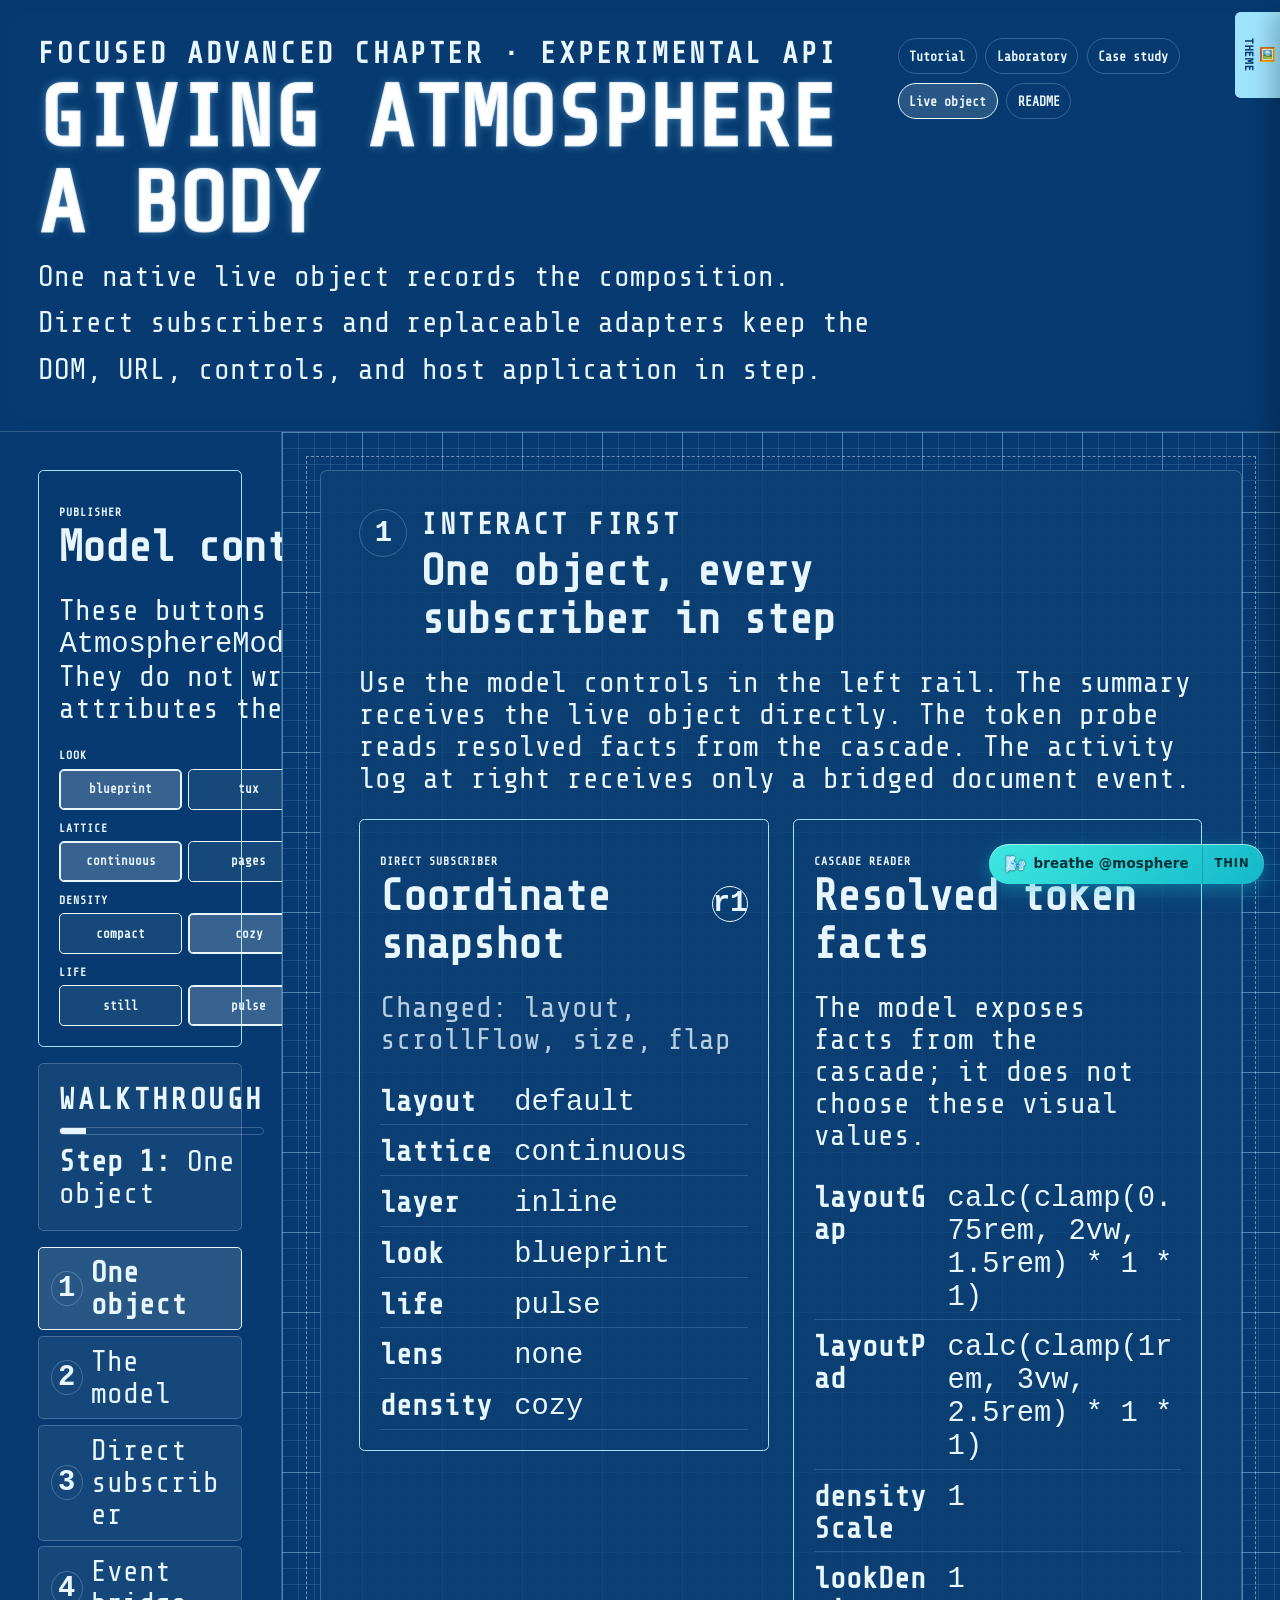
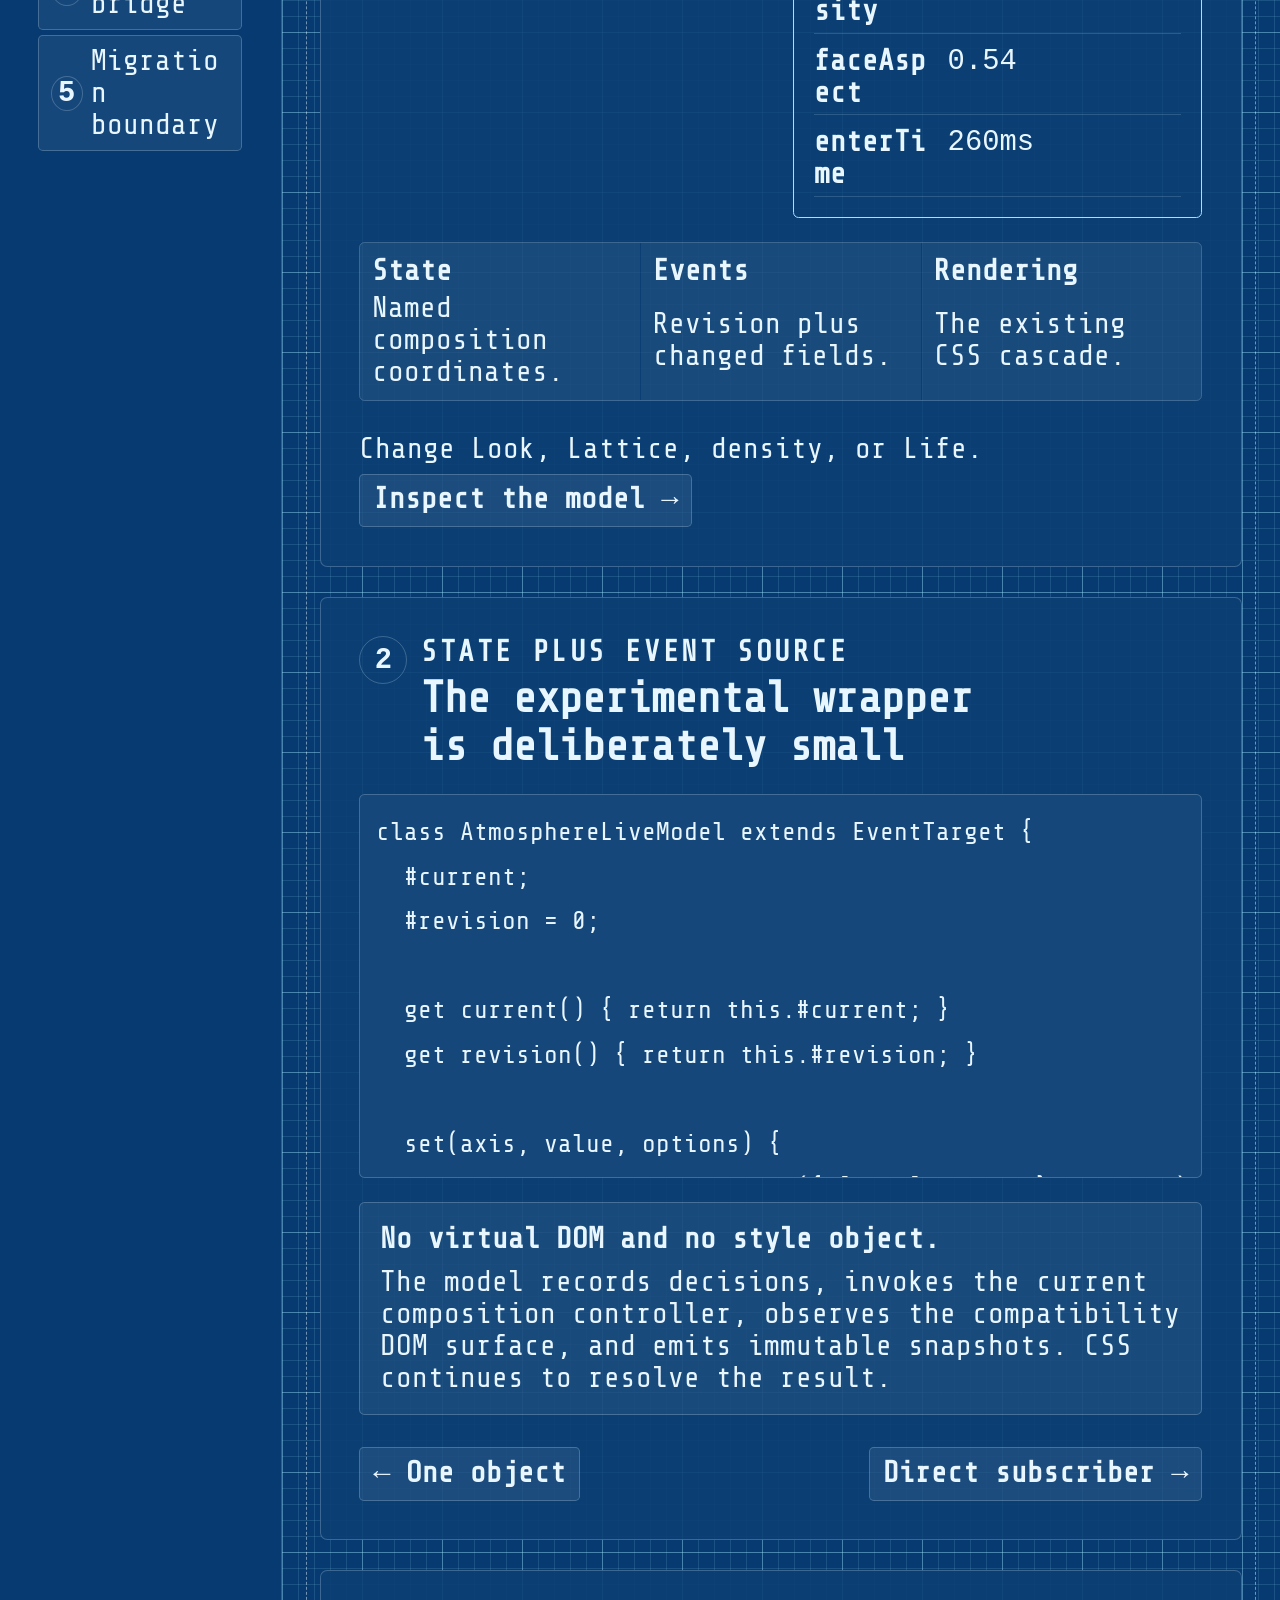
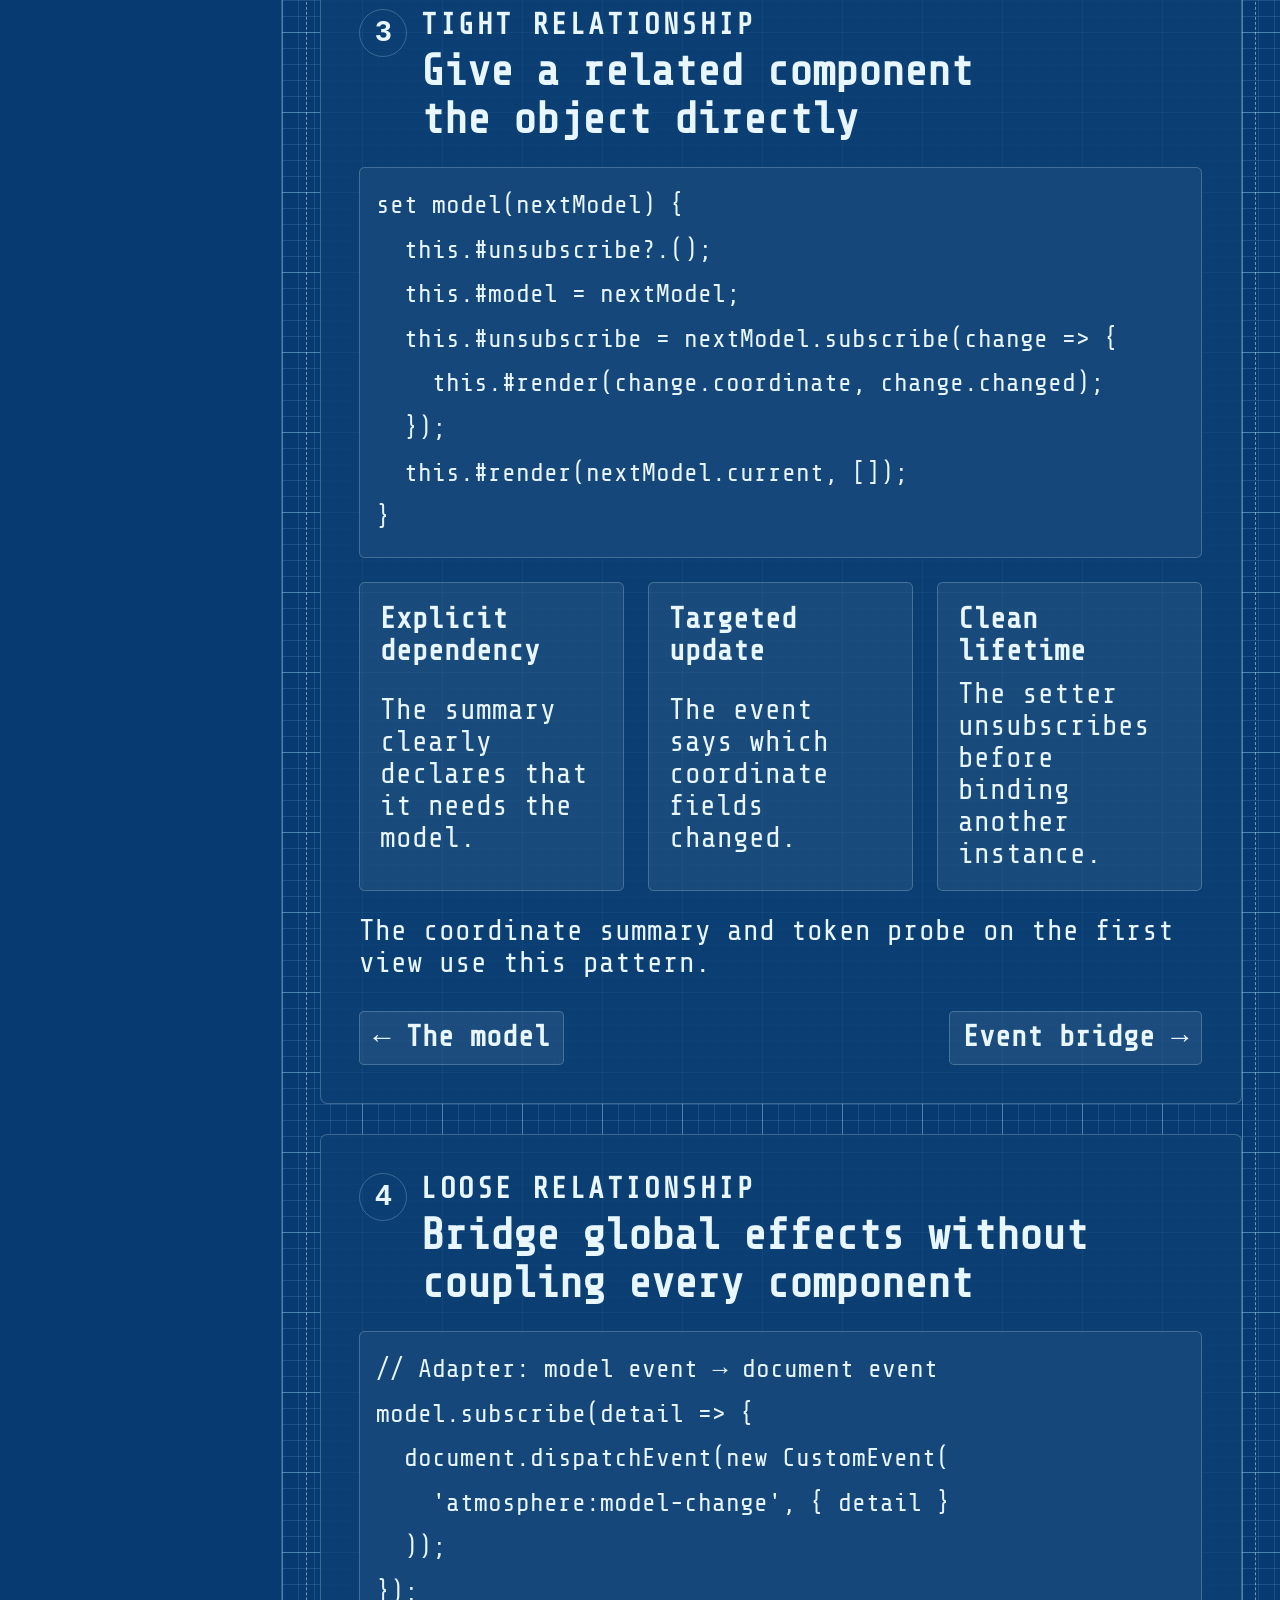
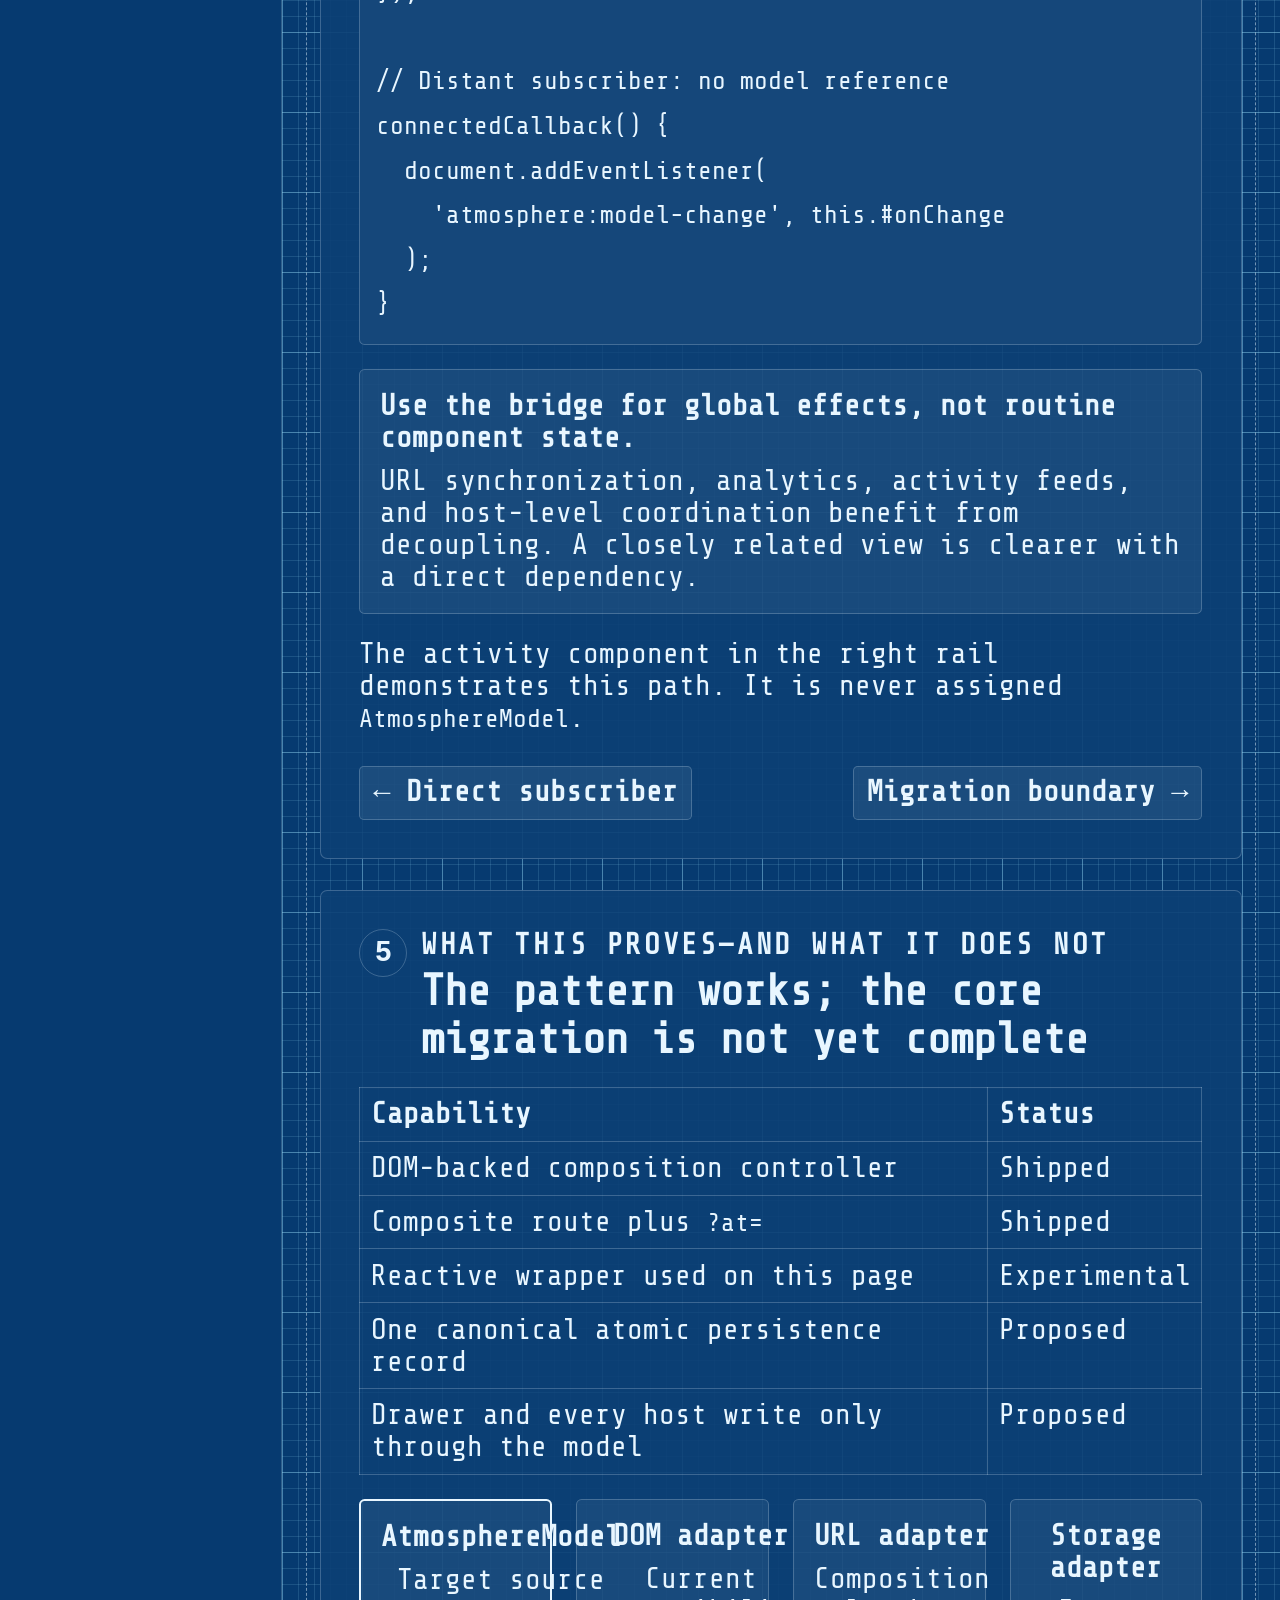
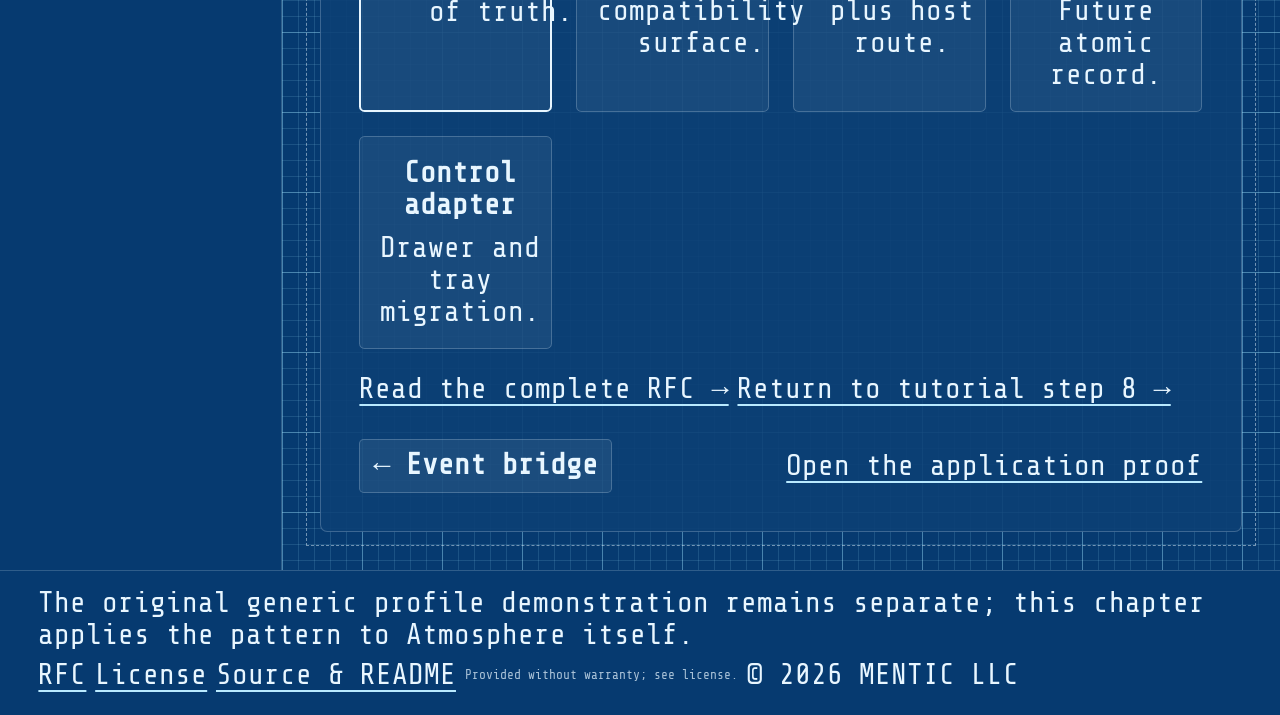
<file: live-object.html>
<!DOCTYPE html>
<!-- SPDX-License-Identifier: AGPL-3.0-or-later -->
<html lang="en"
      data-layout="3col" data-lattice="continuous" data-layer="inline"
      data-look="blueprint" data-theme="blueprint" data-life="pulse"
      data-scroll-flow="still" data-inout-flow="slide" data-lens="none"
      data-density="cozy" data-size="s" data-tabs="classic"
      data-header-fold="false" data-heartbeat="false" data-flap="false">
<head>
  <meta charset="UTF-8">
  <meta name="viewport" content="width=device-width, initial-scale=1.0">
  <meta name="description" content="An Atmosphere-specific walkthrough of a reactive live object with DOM, URL, and component adapters.">
  <meta name="theme-color" content="#0d1b3e" id="theme-color-meta">
  <title>Atmosphere Live Object — Interactive Architecture Walkthrough</title>

  <link rel="preconnect" href="https://fonts.googleapis.com">
  <link rel="preconnect" href="https://fonts.gstatic.com" crossorigin>
  <link href="https://fonts.googleapis.com/css2?family=Bangers&amp;family=Monoton&amp;family=Permanent+Marker&amp;family=Press+Start+2P&amp;family=Rye&amp;family=VT323&amp;family=Montserrat:wght@400;600;700;900&amp;family=Cinzel:wght@400;600;700;900&amp;family=Merriweather:ital,wght@0,300;0,400;0,700;1,400&amp;family=Noto+Sans:wght@300;400;600;700;900&amp;family=Noto+Serif:ital,wght@0,400;0,700;1,400&amp;family=Playfair+Display:ital,wght@0,400;0,700;0,900;1,400&amp;family=Share+Tech+Mono&amp;display=swap" rel="stylesheet">

  <link rel="stylesheet" href="css/at.components.css">
  <link rel="stylesheet" href="css/at.docs.components.css">
  <link rel="stylesheet" href="css/at.layout.css">
  <link rel="stylesheet" href="css/at.docs.layout.css">
  <link rel="stylesheet" href="css/at.lattice.css">
  <link rel="stylesheet" href="css/at.layer.css">
  <link rel="stylesheet" href="css/at.look.css">
  <link rel="stylesheet" href="css/at.docs.look.css">
  <link rel="stylesheet" href="css/at.life.css">
  <link rel="stylesheet" href="css/at.docs.life.css">
  <link rel="stylesheet" href="css/at.lens.css">
  <link rel="stylesheet" href="css/at.local.css">
</head>
<body class="Layout"
      data-layout="3col" data-lattice="continuous" data-layer="inline"
      data-look="blueprint" data-theme="blueprint" data-life="pulse"
      data-scroll-flow="still" data-inout-flow="slide" data-lens="none"
      data-density="cozy" data-size="s" data-tabs="classic"
      data-header-fold="false" data-heartbeat="false" data-flap="false">

  <header class="Header" data-role="masthead">
    <div class="docs-heading">
      <span class="eyebrow" data-role="voice">Focused advanced chapter · experimental API</span>
      <h1 class="title-text" data-role="voice" data-breathe="land">Giving Atmosphere a Body</h1>
      <p class="lede">One native live object records the composition. Direct subscribers and replaceable adapters keep the DOM, URL, controls, and host application in step.</p>
    </div>
    <nav class="site-nav" aria-label="Atmosphere documentation">
      <a href="tutorial.html">Tutorial</a>
      <a href="atmosphere.html">Laboratory</a>
      <a href="app.html">Case study</a>
      <a href="live-object.html" aria-current="page">Live object</a>
      <a href="README.md">README</a>
    </nav>
  </header>

  <aside class="Sidebar docs-sidebar" data-frame data-lattice="continuous" aria-label="Live-object controls and chapters">
    <atmosphere-control-panel></atmosphere-control-panel>

    <div class="current-step-card callout" data-role="surface">
      <span class="step-label">Walkthrough</span>
      <div class="progress-meter" role="progressbar" aria-label="Walkthrough progress" aria-valuemin="1" aria-valuemax="5" aria-valuenow="1" data-tutorial-progress><span></span></div>
      <p><strong>Step <span data-current-step-number>1</span>:</strong> <span data-current-step-title>One object</span></p>
    </div>
    <nav class="docs-nav" aria-label="Jump to live-object step">
      <button type="button" data-go-step="0" aria-current="step"><span class="docs-nav-index">1</span><span>One object</span></button>
      <button type="button" data-go-step="1"><span class="docs-nav-index">2</span><span>The model</span></button>
      <button type="button" data-go-step="2"><span class="docs-nav-index">3</span><span>Direct subscriber</span></button>
      <button type="button" data-go-step="3"><span class="docs-nav-index">4</span><span>Event bridge</span></button>
      <button type="button" data-go-step="4"><span class="docs-nav-index">5</span><span>Migration boundary</span></button>
    </nav>
  </aside>

  <div class="Surface" aria-hidden="true"></div>

  <main class="Main" data-frame="root" tabindex="-1" aria-label="Live-object architecture walkthrough">
    <div class="main-shell tutorial-track" data-track>
      <section class="live-section" data-view="stage" style="--lattice-index: 1"
               data-tutorial-step data-title="One object" data-owner="AtmosphereModel"
               data-change="One immutable coordinate revision" data-invariant="CSS still renders every visual consequence">
        <div class="step-heading">
          <span class="step-number" aria-hidden="true">1</span>
          <div class="docs-heading"><span class="eyebrow">Interact first</span><h2>One object, every subscriber in step</h2></div>
        </div>
        <p>Use the model controls in the left rail. The summary receives the live object directly. The token probe reads resolved facts from the cascade. The activity log at right receives only a bridged document event.</p>
        <div class="subscriber-grid">
          <atmosphere-summary></atmosphere-summary>
          <atmosphere-token-probe></atmosphere-token-probe>
        </div>
        <div class="invariant-strip">
          <div><strong>State</strong><span>Named composition coordinates.</span></div>
          <div><strong>Events</strong><span>Revision plus changed fields.</span></div>
          <div><strong>Rendering</strong><span>The existing CSS cascade.</span></div>
        </div>
        <div class="step-actions"><span>Change Look, Lattice, density, or Life.</span><button type="button" data-step-next>Inspect the model →</button></div>
      </section>

      <section class="live-section" data-view style="--lattice-index: 2"
               data-tutorial-step data-title="The model" data-owner="Native EventTarget"
               data-change="The coordinate and revision" data-invariant="No rendering code enters the object">
        <div class="step-heading">
          <span class="step-number" aria-hidden="true">2</span>
          <div class="docs-heading"><span class="eyebrow">State plus event source</span><h2>The experimental wrapper is deliberately small</h2></div>
        </div>
        <pre class="code-panel" data-compact="true"><code>class AtmosphereLiveModel extends EventTarget {
  #current;
  #revision = 0;

  get current() { return this.#current; }
  get revision() { return this.#revision; }

  set(axis, value, options) {
    return this.setComposition({ [axis]: value }, options);
  }

  subscribe(listener) {
    const handler = event =&gt; listener(event.detail);
    this.addEventListener('atmosphere:change', handler);
    return () =&gt; this.removeEventListener('atmosphere:change', handler);
  }
}</code></pre>
        <div class="callout"><strong>No virtual DOM and no style object.</strong><p>The model records decisions, invokes the current composition controller, observes the compatibility DOM surface, and emits immutable snapshots. CSS continues to resolve the result.</p></div>
        <div class="step-actions"><button type="button" data-step-previous>← One object</button><button type="button" data-step-next>Direct subscriber →</button></div>
      </section>

      <section class="live-section" data-view style="--lattice-index: 3"
               data-tutorial-step data-title="Direct subscriber" data-owner="Component property"
               data-change="Targeted component DOM" data-invariant="The component owns no global coordination">
        <div class="step-heading">
          <span class="step-number" aria-hidden="true">3</span>
          <div class="docs-heading"><span class="eyebrow">Tight relationship</span><h2>Give a related component the object directly</h2></div>
        </div>
        <pre class="code-panel"><code>set model(nextModel) {
  this.#unsubscribe?.();
  this.#model = nextModel;
  this.#unsubscribe = nextModel.subscribe(change =&gt; {
    this.#render(change.coordinate, change.changed);
  });
  this.#render(nextModel.current, []);
}</code></pre>
        <div class="proof-grid">
          <article class="proof-card"><strong>Explicit dependency</strong><p>The summary clearly declares that it needs the model.</p></article>
          <article class="proof-card"><strong>Targeted update</strong><p>The event says which coordinate fields changed.</p></article>
          <article class="proof-card"><strong>Clean lifetime</strong><p>The setter unsubscribes before binding another instance.</p></article>
        </div>
        <p>The coordinate summary and token probe on the first view use this pattern.</p>
        <div class="step-actions"><button type="button" data-step-previous>← The model</button><button type="button" data-step-next>Event bridge →</button></div>
      </section>

      <section class="live-section" data-view style="--lattice-index: 4"
               data-tutorial-step data-title="Event bridge" data-owner="Replaceable adapter"
               data-change="A document-level notification" data-invariant="The distant component never receives the model">
        <div class="step-heading">
          <span class="step-number" aria-hidden="true">4</span>
          <div class="docs-heading"><span class="eyebrow">Loose relationship</span><h2>Bridge global effects without coupling every component</h2></div>
        </div>
        <pre class="code-panel"><code>// Adapter: model event → document event
model.subscribe(detail =&gt; {
  document.dispatchEvent(new CustomEvent(
    'atmosphere:model-change', { detail }
  ));
});

// Distant subscriber: no model reference
connectedCallback() {
  document.addEventListener(
    'atmosphere:model-change', this.#onChange
  );
}</code></pre>
        <div class="callout"><strong>Use the bridge for global effects, not routine component state.</strong><p>URL synchronization, analytics, activity feeds, and host-level coordination benefit from decoupling. A closely related view is clearer with a direct dependency.</p></div>
        <p>The activity component in the right rail demonstrates this path. It is never assigned <code>AtmosphereModel</code>.</p>
        <div class="step-actions"><button type="button" data-step-previous>← Direct subscriber</button><button type="button" data-step-next>Migration boundary →</button></div>
      </section>

      <section class="live-section" data-view style="--lattice-index: 5"
               data-tutorial-step data-title="Migration boundary" data-owner="RFC"
               data-change="Adapters become authoritative in phases" data-invariant="Compatibility remains explicit">
        <div class="step-heading">
          <span class="step-number" aria-hidden="true">5</span>
          <div class="docs-heading"><span class="eyebrow">What this proves—and what it does not</span><h2>The pattern works; the core migration is not yet complete</h2></div>
        </div>
        <table class="status-table">
          <thead><tr><th>Capability</th><th>Status</th></tr></thead>
          <tbody>
            <tr><td>DOM-backed composition controller</td><td>Shipped</td></tr>
            <tr><td>Composite route plus <code>?at=</code></td><td>Shipped</td></tr>
            <tr><td>Reactive wrapper used on this page</td><td>Experimental</td></tr>
            <tr><td>One canonical atomic persistence record</td><td>Proposed</td></tr>
            <tr><td>Drawer and every host write only through the model</td><td>Proposed</td></tr>
          </tbody>
        </table>
        <div class="architecture-flow">
          <article class="architecture-card" data-primary="true"><strong>AtmosphereModel</strong><p>Target source of truth.</p></article>
          <article class="architecture-card"><strong>DOM adapter</strong><p>Current compatibility surface.</p></article>
          <article class="architecture-card"><strong>URL adapter</strong><p>Composition plus host route.</p></article>
          <article class="architecture-card"><strong>Storage adapter</strong><p>Future atomic record.</p></article>
          <article class="architecture-card"><strong>Control adapter</strong><p>Drawer and tray migration.</p></article>
        </div>
        <div class="button-row">
          <a class="action-link" href="docs/STATE-MODEL.md">Read the complete RFC →</a>
          <a class="action-link" href="tutorial.html?step=8">Return to tutorial step 8 →</a>
        </div>
        <div class="step-actions"><button type="button" data-step-previous>← Event bridge</button><a class="action-link" href="app.html">Open the application proof</a></div>
      </section>
    </div>
  </main>

  <aside class="UtilityRail" data-frame data-lattice="continuous" aria-label="Model event activity">
    <atmosphere-activity></atmosphere-activity>
    <section class="inspector-card" data-role="surface">
      <span class="status-label">Current step contract</span>
      <dl class="ownership-list">
        <div><dt>Owner</dt><dd data-current-step-owner>AtmosphereModel</dd></div>
        <div><dt>Changes</dt><dd data-current-step-change>One immutable coordinate revision</dd></div>
        <div><dt>Invariant</dt><dd data-current-step-invariant>CSS still renders every visual consequence</dd></div>
      </dl>
    </section>
  </aside>

  <footer class="Footer">
    <p>The original generic profile demonstration remains separate; this chapter applies the pattern to Atmosphere itself.</p>
    <nav class="footer-links" aria-label="Live-object links"><a class="text-link" href="docs/STATE-MODEL.md">RFC</a><a class="text-link" href="LICENSE">License</a><a class="text-link" href="README.md">Source &amp; README</a><span class="legal-note">Provided without warranty; see license.</span><span>© 2026 MENTIC LLC</span></nav>
  </footer>

  <script src="js/atmosphere.js"></script>
  <script src="js/atmosphere-model.js"></script>
  <script src="js/at.live-object-demo.js"></script>
  <script src="js/at.tutorial.js"></script>
  <atmospheric-lander floating></atmospheric-lander>
  <script src="webcomp/atmospheric-lander.js" defer></script>
</body>
</html>
</file>
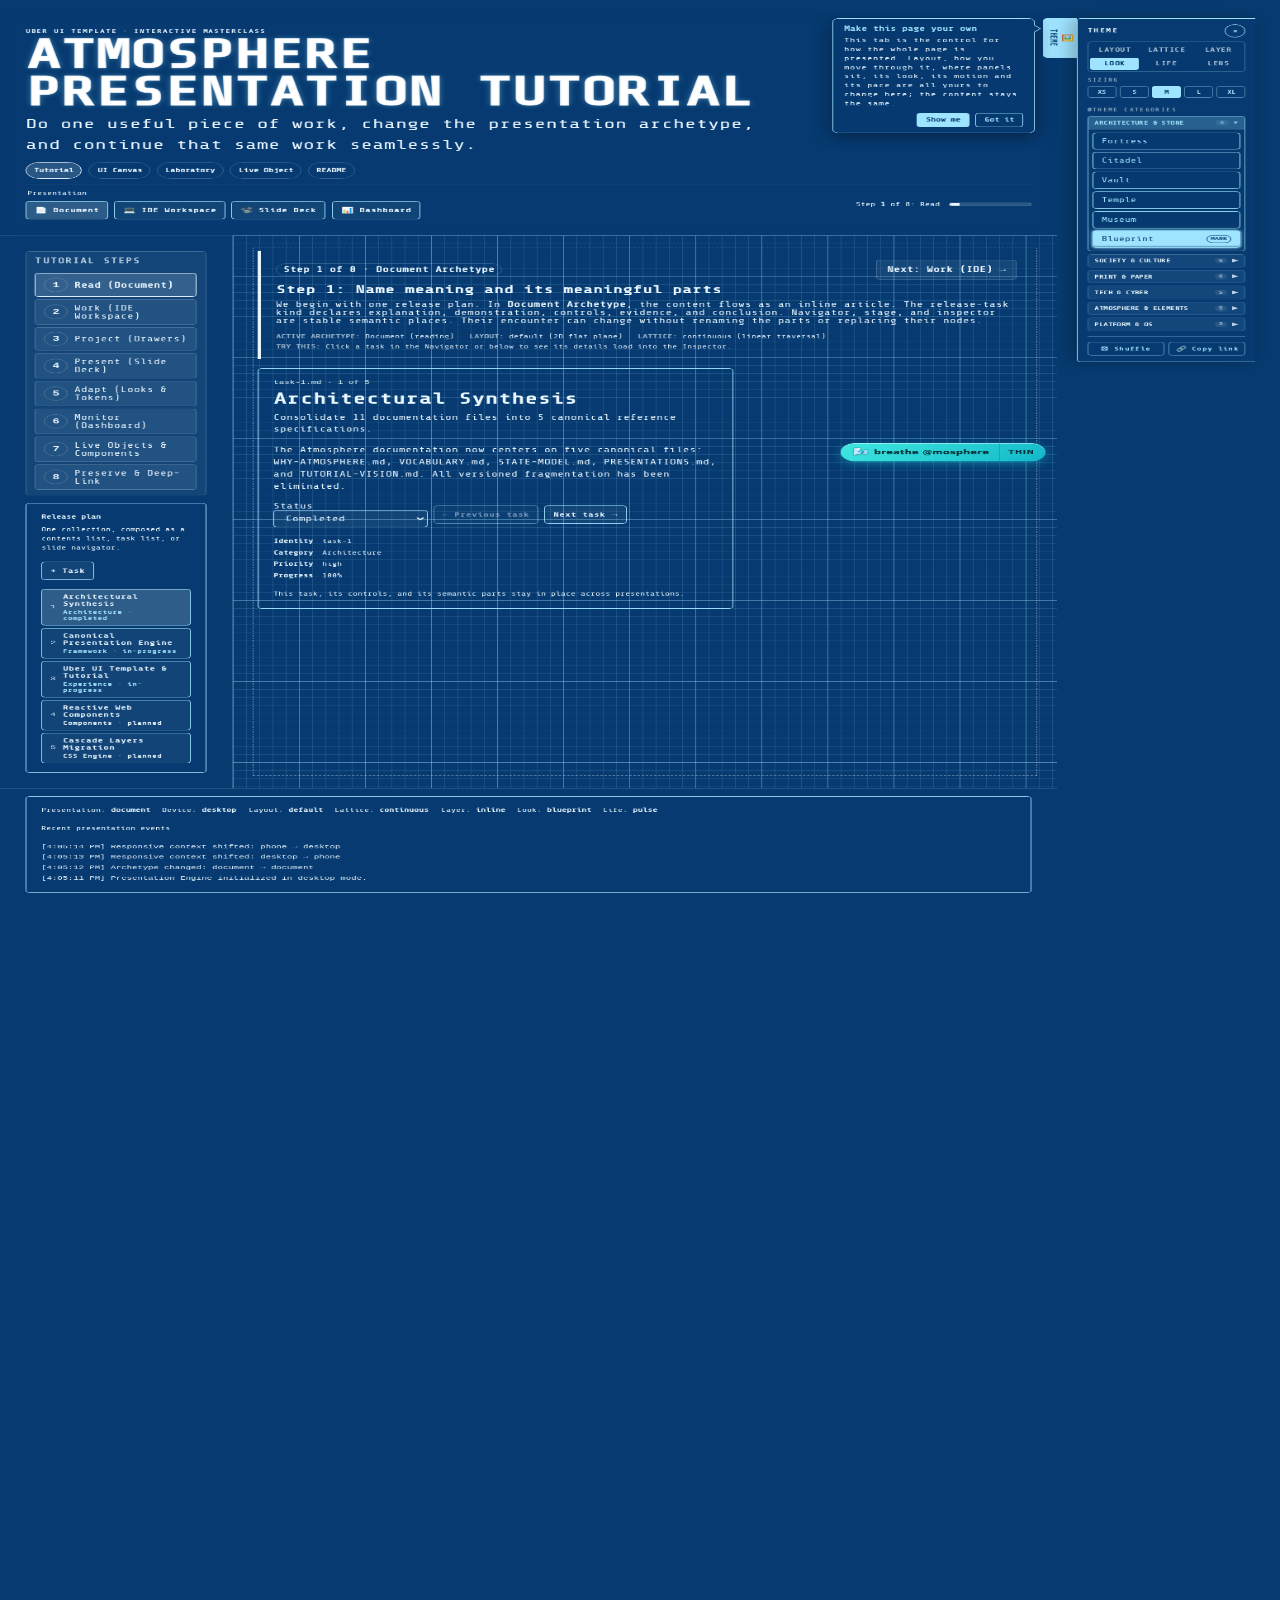
<file: tutorial.html>
<!DOCTYPE html>
<!-- SPDX-License-Identifier: AGPL-3.0-or-later -->
<html lang="en"
      data-archetype="document"
      data-layout="default" data-lattice="continuous" data-layer="inline"
      data-look="blueprint" data-theme="blueprint" data-life="pulse"
      data-scroll-flow="reveal" data-inout-flow="slide" data-lens="none"
      data-density="cozy" data-size="m" data-tabs="classic"
      data-header-fold="false" data-heartbeat="false" data-flap="true">
<head>
  <meta charset="UTF-8">
  <meta name="viewport" content="width=device-width, initial-scale=1.0">
  <meta name="description" content="Learn Atmosphere's canonical presentation framework through a live, continuous release task that morphs between Document, IDE Workspace, Slides, and Dashboard.">
  <meta name="theme-color" content="#0d1b3e" id="theme-color-meta">
  <title>Atmosphere Tutorial — The Canonical Presentation Framework</title>

  <link rel="preconnect" href="https://fonts.googleapis.com">
  <link rel="preconnect" href="https://fonts.gstatic.com" crossorigin>
  <link href="https://fonts.googleapis.com/css2?family=Bangers&amp;family=Monoton&amp;family=Permanent+Marker&amp;family=Press+Start+2P&amp;family=Rye&amp;family=VT323&amp;family=Montserrat:wght@400;600;700;900&amp;family=Cinzel:wght@400;600;700;900&amp;family=Merriweather:ital,wght@0,300;0,400;0,700;1,400&amp;family=Noto+Sans:wght@300;400;600;700;900&amp;family=Noto+Serif:ital,wght@0,400;0,700;1,400&amp;family=Playfair+Display:ital,wght@0,400;0,700;0,900;1,400&amp;family=Share+Tech+Mono&amp;display=swap" rel="stylesheet">
  <link href="https://fonts.googleapis.com/css2?family=Inter:wght@400;500;600;700&amp;family=Open+Sans:wght@400;600;700&amp;family=Roboto:wght@400;500;700&amp;display=swap" rel="stylesheet">

  <!-- Core Atmosphere Concern Sheets -->
  <link rel="stylesheet" href="css/at.components.css">
  <link rel="stylesheet" href="css/at.docs.components.css">
  <link rel="stylesheet" href="css/at.layout.css">
  <link rel="stylesheet" href="css/at.docs.layout.css">
  <link rel="stylesheet" href="css/at.lattice.css">
  <link rel="stylesheet" href="css/at.layer.css">
  <link rel="stylesheet" href="css/at.look.css">
  <link rel="stylesheet" href="css/at.docs.look.css">
  <link rel="stylesheet" href="css/at.life.css">
  <link rel="stylesheet" href="css/at.docs.life.css">
  <link rel="stylesheet" href="css/at.lens.css">
  <link rel="stylesheet" href="css/at.local.css">

  <link rel="stylesheet" href="css/at.tutorial.components.css?v=20261016">
  <link rel="stylesheet" href="css/at.tutorial.layout.css?v=20261016">
  <link rel="stylesheet" href="css/at.tutorial.lattice.css?v=20261016">
  <link rel="stylesheet" href="css/at.tutorial.look.css?v=20261016">
  <link rel="stylesheet" href="css/at.tutorial.life.css?v=20261016">
</head>
<body class="Layout"
      data-archetype="document" data-archetype-look="keep"
      data-layout="default" data-lattice="continuous" data-layer="inline"
      data-look="blueprint" data-theme="blueprint" data-life="pulse"
      data-scroll-flow="reveal" data-inout-flow="slide" data-lens="none"
      data-density="cozy" data-size="m" data-tabs="classic"
      data-header-fold="false" data-heartbeat="false" data-flap="true" data-drawer-intro="true">

  <!-- =====================================================================
       1. TOOLBAR / MASTHEAD (data-place="toolbar")
       ===================================================================== -->
  <header class="Header" data-place="toolbar" data-role="masthead">
    <div class="docs-header-inner">
      <div class="tutorial-masthead">
        <div class="docs-heading">
          <span class="eyebrow" data-role="voice">Uber UI Template · Interactive Masterclass</span>
          <h1 class="title-text tutorial-title" data-role="voice" data-breathe="land">Atmosphere Presentation Tutorial</h1>
          <p class="lede tutorial-summary">Do one useful piece of work, change the presentation archetype, and continue that same work seamlessly.</p>
        </div>
        <nav class="site-nav" aria-label="Atmosphere navigation">
          <a href="tutorial.html" aria-current="page">Tutorial</a>
          <a href="UI.html">UI Canvas</a>
          <a href="atmosphere.html">Laboratory</a>
          <a href="live-object.html">Live Object</a>
          <a href="README.md">README</a>
        </nav>
      </div>

      <div class="tutorial-toolbar">
        <atmosphere-archetype-picker></atmosphere-archetype-picker>
        <div class="step-progress-row tutorial-position">
          <span>Step <b data-current-step-number>1</b> of 8: <span data-current-step-title>Read</span></span>
          <div class="progress-meter tutorial-progress" role="progressbar" aria-label="Tutorial progress" aria-valuemin="1" aria-valuemax="8" aria-valuenow="1" data-tutorial-progress>
            <div data-progress-bar class="tutorial-progress-value"></div>
          </div>
        </div>
      </div>
    </div>
  </header>

  <!-- Projected Drawer/Popover Controls -->
  <nav class="LayerControls" data-layer-controls aria-label="Projected tutorial panels" hidden>
    <button id="tutorial-nav-trigger" type="button" data-layer-trigger="steps" aria-controls="panel-navigator" aria-expanded="false">Navigator</button>
    <button id="tutorial-inspector-trigger" type="button" data-layer-trigger="inspector" aria-controls="panel-inspector" aria-expanded="false">Inspector</button>
  </nav>

  <!-- =====================================================================
       2. NAVIGATOR (data-place="navigator")
       Contains tutorial step navigation and the live presentation navigator.
       ===================================================================== -->
  <aside id="panel-navigator" class="Sidebar docs-sidebar" data-place="navigator"
         data-region="navigation" data-layer-panel data-frame data-lattice="continuous"
         aria-label="Semantic Place: Navigator">
    <button class="LayerClose" type="button" data-layer-close aria-label="Close navigator" hidden>&times;</button>
    
    <div class="callout tutorial-step-list" data-role="surface">
      <span class="tutorial-step-label">Tutorial Steps</span>
      <nav class="docs-nav tutorial-navigation" aria-label="Tutorial step jump list">
        <button type="button" data-go-step="0" aria-current="step"><span class="docs-nav-index">1</span><span>Read (Document)</span></button>
        <button type="button" data-go-step="1"><span class="docs-nav-index">2</span><span>Work (IDE Workspace)</span></button>
        <button type="button" data-go-step="2"><span class="docs-nav-index">3</span><span>Project (Drawers)</span></button>
        <button type="button" data-go-step="3"><span class="docs-nav-index">4</span><span>Present (Slide Deck)</span></button>
        <button type="button" data-go-step="4"><span class="docs-nav-index">5</span><span>Adapt (Looks & Tokens)</span></button>
        <button type="button" data-go-step="5"><span class="docs-nav-index">6</span><span>Monitor (Dashboard)</span></button>
        <button type="button" data-go-step="6"><span class="docs-nav-index">7</span><span>Live Objects & Components</span></button>
        <button type="button" data-go-step="7"><span class="docs-nav-index">8</span><span>Preserve & Deep-Link</span></button>
      </nav>
    </div>

    <!-- Live Presentation Navigator Web Component -->
    <atmosphere-navigator></atmosphere-navigator>
  </aside>

  <!-- Look background canvas -->
  <div class="Surface" aria-hidden="true"></div>

  <!-- =====================================================================
       3. STAGE (data-place="stage")
       Houses tutorial lesson card and the live presentation stage.
       ===================================================================== -->
  <main class="Main" data-place="stage" data-frame="root" tabindex="-1" aria-label="Semantic Place: Stage">
    <div class="main-shell tutorial-track" data-track>

      <!-- One view. A paced Lattice makes every view in the root track its
           own panel or slide, so the lesson and the stage it describes share
           one and stay side by side (or stacked) on every path. -->
      <div class="tutorial-view tutorial-session" data-view="stage" data-cols="fit" data-gap="even">

        <!-- --- STEP 1: READ --- -->
        <section id="step-1" class="tutorial-lesson concept" data-part="explanation"
                 data-tutorial-step data-title="Read" data-archetype="document"
                 data-change="Encountering the release plan in continuous reading flow"
                 data-invariant="Identity, kind, place, parts, roles, state, and constraints">
          <div class="tutorial-lesson-card" data-role="surface">
            <div class="lesson-heading">
              <span class="pill" data-status="completed">Step 1 of 8 · Document Archetype</span>
              <div class="step-actions" data-part="controls">
                <button type="button" data-step-next>Next: Work (IDE) →</button>
              </div>
            </div>
            <h2 tabindex="-1">Step 1: Name meaning and its meaningful parts</h2>
            <p>We begin with one release plan. In <strong>Document Archetype</strong>, the content flows as an inline article. The release-task kind declares explanation, demonstration, controls, evidence, and conclusion. Navigator, stage, and inspector are stable semantic places. Their encounter can change without renaming the parts or replacing their nodes.</p>
            <div class="lesson-meta" data-part="evidence">
              <div><strong>Active Archetype:</strong> Document (reading)</div>
              <div><strong>Layout:</strong> default (2D flat plane)</div>
              <div><strong>Lattice:</strong> continuous (linear traversal)</div>
              <div><strong>Try this:</strong> Click a task in the Navigator or below to see its details load into the Inspector.</div>
            </div>
          </div>
        </section>

        <!-- --- STEP 2: WORK --- -->
        <section id="step-2" class="tutorial-lesson concept" data-part="explanation"
                 data-tutorial-step data-title="Work" data-archetype="workspace"
                 data-change="Transitioning into a 3-column IDE Workspace"
                 data-invariant="Selected task and editable notes persist">
          <div class="tutorial-lesson-card" data-role="surface">
            <div class="lesson-heading">
              <span class="pill" data-status="in-progress">Step 2 of 8 · IDE Workspace Archetype</span>
              <div class="step-actions" data-part="controls">
                <button type="button" data-step-previous>← Previous</button>
                <button type="button" data-step-next>Next: Project (Drawers) →</button>
              </div>
            </div>
            <h2 tabindex="-1">Step 2: Presentation changes; work survives</h2>
            <p>Notice what just happened: the interface morphed into a multi-pane <strong>IDE Workspace</strong> (left project tree, center editor, right inspector, bottom terminal). <strong>Crucially:</strong> your selected task is still selected, and your draft notes are preserved.</p>
            <div class="lesson-meta" data-part="evidence">
              <div><strong>Active Archetype:</strong> Workspace (IDE)</div>
              <div><strong>Layout:</strong> 3col (multi-column 2D plane)</div>
              <div><strong>Lattice:</strong> app (internal frame viewports)</div>
              <div><strong>Try this:</strong> Type some private notes in the Inspector at right. Notice the tab in the editor reflects the unsaved draft!</div>
            </div>
          </div>
        </section>

        <!-- --- STEP 3: PROJECT --- -->
        <section id="step-3" class="tutorial-lesson concept" data-part="explanation"
                 data-tutorial-step data-title="Project" data-archetype="workspace"
                 data-change="Withdrawing panels into on-demand edge drawers"
                 data-invariant="Internal frame path and focus continuity">
          <div class="tutorial-lesson-card" data-role="surface">
            <div class="lesson-heading">
              <span class="pill" data-status="in-progress">Step 3 of 8 · Layer Projections</span>
              <div class="step-actions" data-part="controls">
                <button type="button" data-step-previous>← Previous</button>
                <button type="button" data-step-next>Next: Present (Slides) →</button>
              </div>
            </div>
            <h2 tabindex="-1">Step 3: Layer elevates planes into a 3D stack</h2>
            <p>When auxiliary panels (the Navigator and Inspector) shouldn't compete for 2D space on the flat plane, Atmosphere's <strong>Layer axis</strong> (<em>Level Across Yield Evaluates Relationships</em>) elevates them into the top layer as on-demand slide-out drawers.</p>
            <div class="button-row lesson-controls">
              <button type="button" data-compose="layer:inline">Inline (Base 2D Plane)</button>
              <button type="button" data-compose="layer:top-left-edge-drawer">Slide-Out Drawers (Elevated Layer)</button>
            </div>
            <div class="lesson-meta" data-part="evidence">
              <div><strong>Active Dimension:</strong> Layer (3D level & projection)</div>
              <div><strong>High-level rule:</strong> "When on mobile, area panel is a left slide-out; details is right slide-out."</div>
            </div>
          </div>
        </section>

        <!-- --- STEP 4: PRESENT --- -->
        <section id="step-4" class="tutorial-lesson concept" data-part="explanation"
                 data-tutorial-step data-title="Present" data-archetype="presentation"
                 data-change="Transforming the release tasks into a fullscreen slide deck"
                 data-invariant="Same task sequence, speaker notes on-call">
          <div class="tutorial-lesson-card" data-role="surface">
            <div class="lesson-heading">
              <span class="pill" data-status="in-progress">Step 4 of 8 · Slide Deck Archetype</span>
              <div class="step-actions" data-part="controls">
                <button type="button" data-step-previous>← Previous</button>
                <button type="button" data-step-next>Next: Adapt (Tokens) →</button>
              </div>
            </div>
            <h2 tabindex="-1">Step 4: The Slide Deck Archetype</h2>
            <p>Now the entire workspace becomes a <strong>Presentation Slide Deck</strong>! The central stage sequences horizontally, and the Navigator drops down as a tab from the top (<code>top-menu</code> layer projection).</p>
            <div class="lesson-meta" data-part="evidence">
              <div><strong>Active Archetype:</strong> Presentation (Slides)</div>
              <div><strong>Lattice:</strong> slides (lateral traversal across tied totals)</div>
              <div><strong>Layer:</strong> top-menu (elevated dropdown plane)</div>
              <div><strong>Try this:</strong> Use the Previous/Next buttons on the slide stage or arrow keys to advance slides.</div>
            </div>
          </div>
        </section>

        <!-- --- STEP 5: ADAPT --- -->
        <section id="step-5" class="tutorial-lesson concept" data-part="explanation"
                 data-tutorial-step data-title="Adapt" data-archetype="workspace"
                 data-change="Changing Look materials, motion feedback, and density scales"
                 data-invariant="Semantic contract, node identity, and working state">
          <div class="tutorial-lesson-card" data-role="surface">
            <div class="lesson-heading">
              <span class="pill" data-status="in-progress">Step 5 of 8 · Adaptive Tokens & Looks</span>
              <div class="step-actions" data-part="controls">
                <button type="button" data-step-previous>← Previous</button>
                <button type="button" data-step-next>Next: Monitor (Dashboard) →</button>
              </div>
            </div>
            <h2 tabindex="-1">Step 5: Locality without hardcoded values</h2>
            <p>Atmosphere's <strong>Local Contract</strong> ensures that spacing and grid columns resolve through shared tokens. Test swapping themes below—see typeface metrics (<code>--face-aspect</code>) recalculate column fits without touching the DOM structure:</p>
            <div class="button-row lesson-controls">
              <button type="button" data-compose="look:blueprint">Blueprint</button>
              <button type="button" data-compose="look:parchment">Parchment</button>
              <button type="button" data-compose="look:cyberpunk">Cyberpunk</button>
              <button type="button" data-compose="look:tux">Tux</button>
              <button type="button" data-compose="density:compact">Compact</button>
              <button type="button" data-compose="density:roomy">Roomy</button>
            </div>
            <div class="lesson-meta" data-part="evidence">
              <div><strong>The Razor:</strong> If changing Look or Density cannot move the measure, it is a hardcode.</div>
            </div>
          </div>
        </section>

        <!-- --- STEP 6: MONITOR --- -->
        <section id="step-6" class="tutorial-lesson concept" data-part="explanation"
                 data-tutorial-step data-title="Monitor" data-archetype="dashboard"
                 data-change="Transitioning into an executive dashboard"
                 data-invariant="Underlying domain records and active selection">
          <div class="tutorial-lesson-card" data-role="surface">
            <div class="lesson-heading">
              <span class="pill" data-status="in-progress">Step 6 of 8 · Dashboard Archetype</span>
              <div class="step-actions" data-part="controls">
                <button type="button" data-step-previous>← Previous</button>
                <button type="button" data-step-next>Next: Components →</button>
              </div>
            </div>
            <h2 tabindex="-1">Step 6: High-level KPI and monitoring dashboards</h2>
            <p>Executive stakeholders require high-level metrics rather than code editors. The <strong>Dashboard Archetype</strong> provides KPI cards, progress velocity, and drill-down panels—computed from the exact same release records.</p>
            <div class="lesson-meta" data-part="evidence">
              <div><strong>Active Archetype:</strong> Dashboard</div>
              <div><strong>Lattice:</strong> control (instrument grid)</div>
              <div><strong>Layer:</strong> pop-over (detail drill-down)</div>
            </div>
          </div>
        </section>

        <!-- --- STEP 7: LIVE OBJECTS --- -->
        <section id="step-7" class="tutorial-lesson concept" data-part="explanation"
                 data-tutorial-step data-title="Live Objects" data-archetype="workspace"
                 data-change="Adding a new task via live-object web components"
                 data-invariant="Reactive synchronization across all four archetypes">
          <div class="tutorial-lesson-card" data-role="surface">
            <div class="lesson-heading">
              <span class="pill" data-status="in-progress">Step 7 of 8 · Live Objects & Web Components</span>
              <div class="step-actions" data-part="controls">
                <button type="button" data-step-previous>← Previous</button>
                <button type="button" data-step-next>Next: Preserve & Share →</button>
              </div>
            </div>
            <h2 tabindex="-1">Step 7: Web components on a live-object architecture</h2>
            <p>The components on this page (<code>&lt;atmosphere-navigator&gt;</code>, <code>&lt;atmosphere-stage&gt;</code>, <code>&lt;atmosphere-inspector&gt;</code>, <code>&lt;atmosphere-context&gt;</code>) are custom elements subscribing directly to a supplied reactive presentation model. Their public native <code>part</code> addresses let concern sheets compose one stable shadow tree. Adding a task updates the shared collection; changing an archetype keeps the existing controls and draft textarea:</p>
            <div class="button-row lesson-controls">
              <button type="button" id="btn-tutorial-add-task">+ Add Release Task Dynamically</button>
            </div>
            <div class="lesson-meta" data-part="evidence">
              <div><strong>Architecture:</strong> Single source of truth (AtmospherePresentation + AtmosphereModel).</div>
            </div>
          </div>
        </section>

        <!-- --- STEP 8: PRESERVE & SHARE --- -->
        <section id="step-8" class="tutorial-lesson concept" data-part="explanation"
                 data-tutorial-step data-title="Preserve & Share" data-archetype="document"
                 data-change="Returning to document reading with state and composite URLs"
                 data-invariant="Full state continuity & shareable deep links">
          <div class="tutorial-lesson-card" data-role="surface">
            <div class="lesson-heading">
              <span class="pill" data-status="completed">Step 8 of 8 · Mastery & Deep Linking</span>
              <div class="step-actions" data-part="controls">
                <button type="button" data-step-previous>← Previous</button>
                <a class="action-link tutorial-next-canvas" href="UI.html">Open Canonical UI Canvas →</a>
              </div>
            </div>
            <h2 tabindex="-1">Step 8: Return to reading, share the link</h2>
            <p>We are back in <strong>Document Archetype</strong>. Notice that all the task edits, newly added items, and your drafted notes survive completely. The URL bar reflects the composite state: <code>#task?at=...</code></p>
            <div class="lesson-meta" data-part="evidence">
              <div><strong>Composite URL:</strong> Application route + compact Atmosphere coordinate.</div>
              <div><strong>Explore next:</strong> Use <a href="UI.html">UI.html</a> as your project's starting canvas!</div>
            </div>
          </div>
        </section>

        <!-- Live Presentation Stage Web Component -->
        <atmosphere-stage data-part="demonstration"></atmosphere-stage>

      </div>

    </div>
  </main>

  <!-- =====================================================================
       4. INSPECTOR (data-place="inspector")
       ===================================================================== -->
  <aside id="panel-inspector" class="UtilityRail" data-place="inspector"
         data-region="inspector" data-layer-panel data-frame data-lattice="continuous"
         aria-label="Semantic Place: Inspector">
    <button class="LayerClose" type="button" data-layer-close aria-label="Close inspector" hidden>&times;</button>
    <atmosphere-inspector data-part="controls"></atmosphere-inspector>
  </aside>

  <!-- =====================================================================
       5. CONTEXT (data-place="context")
       ===================================================================== -->
  <footer class="Footer" data-place="context" data-region="context" aria-label="Semantic Place: Context">
    <atmosphere-context></atmosphere-context>
  </footer>

  <!-- Scripts. The servers these pages run on send no Cache-Control, so a
       browser keeps a script for days on its age alone and a reload does not
       re-fetch it. Bump ?v= whenever one of these files changes. -->
  <script src="js/atmosphere.js"></script>
  <script src="js/atmosphere-model.js?v=20261016"></script>
  <script src="js/atmosphere-presentation.js?v=20261016"></script>
  <script src="js/at.tutorial.js?v=20261016"></script>
  <atmospheric-lander floating></atmospheric-lander>
  <script src="webcomp/atmospheric-lander.js" defer></script>
</body>
</html>
</file>
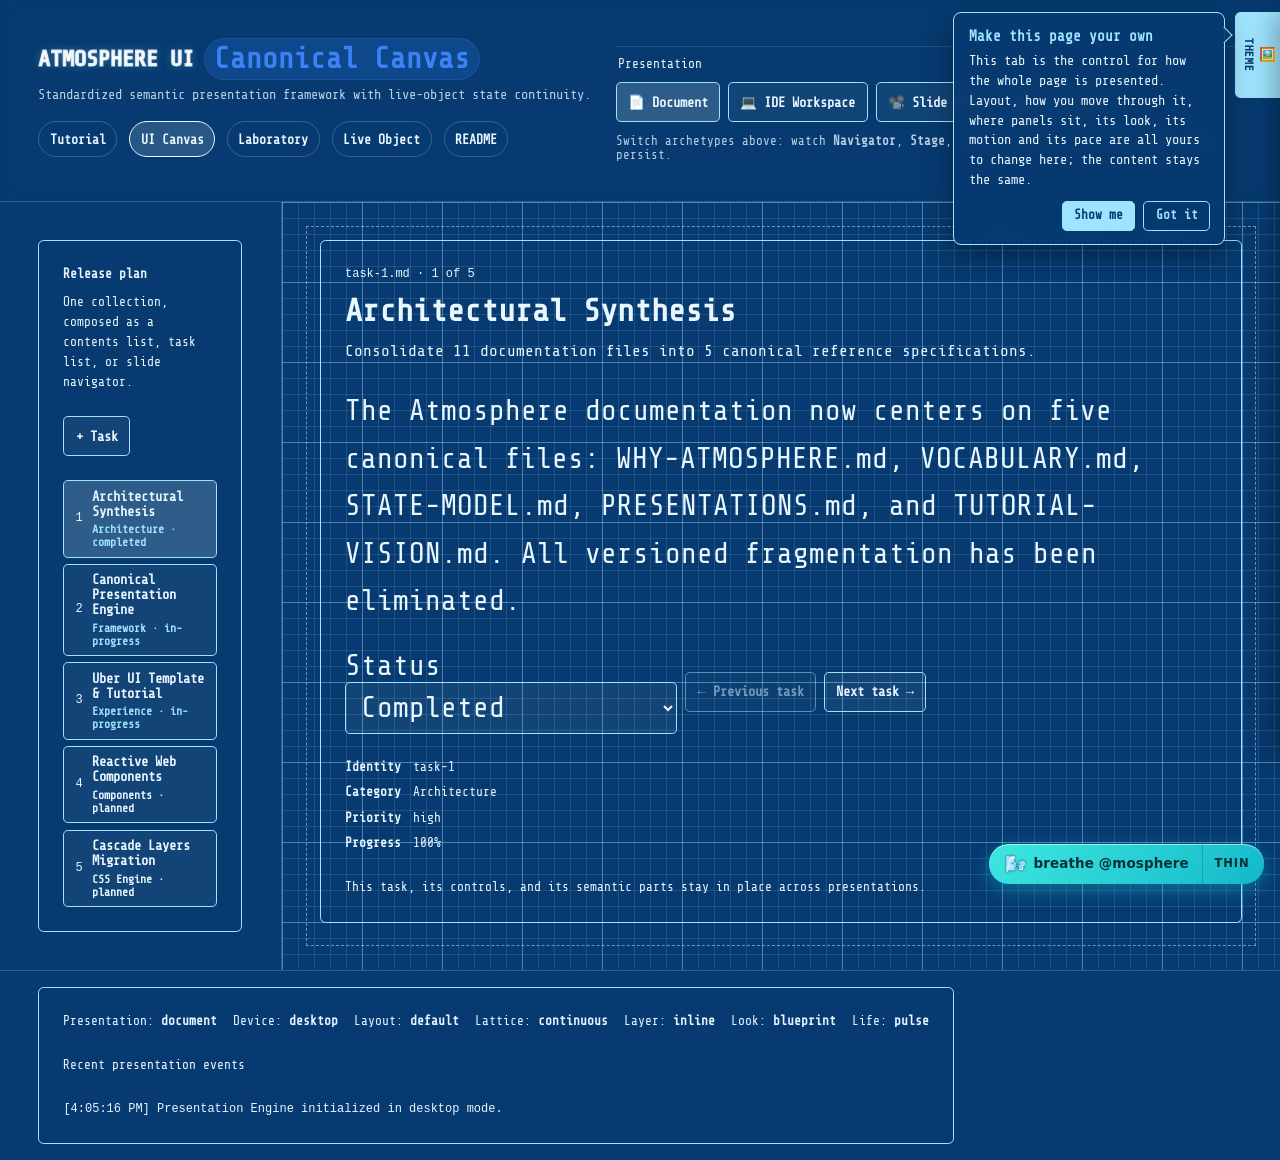
<file: UI.html>
<!DOCTYPE html>
<!-- SPDX-License-Identifier: AGPL-3.0-or-later -->
<html lang="en"
      data-archetype="workspace"
      data-layout="3col" data-lattice="app" data-layer="inline"
      data-look="tux" data-theme="tux" data-life="pulse"
      data-scroll-flow="still" data-inout-flow="slide" data-lens="productive-data-dense"
      data-density="compact" data-size="s" data-tabs="classic"
      data-header-fold="false" data-heartbeat="false" data-flap="true">
<head>
  <meta charset="UTF-8">
  <meta name="viewport" content="width=device-width, initial-scale=1.0">
  <meta name="description" content="Canonical Atmosphere UI Template — A standardized, reactive presentation framework for the modern web.">
  <meta name="theme-color" content="#111827" id="theme-color-meta">
  <title>Atmosphere UI — Canonical Presentation Canvas</title>

  <link rel="preconnect" href="https://fonts.googleapis.com">
  <link rel="preconnect" href="https://fonts.gstatic.com" crossorigin>
  <link href="https://fonts.googleapis.com/css2?family=Bangers&amp;family=Monoton&amp;family=Permanent+Marker&amp;family=Press+Start+2P&amp;family=Rye&amp;family=VT323&amp;family=Montserrat:wght@400;600;700;900&amp;family=Cinzel:wght@400;600;700;900&amp;family=Merriweather:ital,wght@0,300;0,400;0,700;1,400&amp;family=Noto+Sans:wght@300;400;600;700;900&amp;family=Noto+Serif:ital,wght@0,400;0,700;1,400&amp;family=Playfair+Display:ital,wght@0,400;0,700;0,900;1,400&amp;family=Share+Tech+Mono&amp;display=swap" rel="stylesheet">
  <link href="https://fonts.googleapis.com/css2?family=Inter:wght@400;500;600;700&amp;family=Open+Sans:wght@400;600;700&amp;family=Roboto:wght@400;500;700&amp;display=swap" rel="stylesheet">

  <!-- Core Atmosphere Concern Sheets -->
  <link rel="stylesheet" href="css/at.components.css">
  <link rel="stylesheet" href="css/at.docs.components.css">
  <link rel="stylesheet" href="css/at.layout.css">
  <link rel="stylesheet" href="css/at.docs.layout.css">
  <link rel="stylesheet" href="css/at.lattice.css">
  <link rel="stylesheet" href="css/at.layer.css">
  <link rel="stylesheet" href="css/at.look.css">
  <link rel="stylesheet" href="css/at.docs.look.css">
  <link rel="stylesheet" href="css/at.life.css">
  <link rel="stylesheet" href="css/at.docs.life.css">
  <link rel="stylesheet" href="css/at.lens.css">
  <link rel="stylesheet" href="css/at.local.css">
</head>
<body class="Layout"
      data-archetype="workspace"
      data-layout="3col" data-lattice="app" data-layer="inline"
      data-look="tux" data-theme="tux" data-life="pulse"
      data-scroll-flow="still" data-inout-flow="slide" data-lens="productive-data-dense"
      data-density="compact" data-size="s" data-tabs="classic"
      data-header-fold="false" data-heartbeat="false" data-flap="true" data-drawer-intro="true">

  <!-- =====================================================================
       1. TOOLBAR / MASTHEAD (data-place="toolbar")
       Houses brand identity, presentation archetype switcher, and utilities.
       ===================================================================== -->
  <header class="Header" data-place="toolbar" data-role="masthead">
    <div style="display: flex; justify-content: space-between; align-items: center; flex-wrap: wrap; gap: 1rem;">
      <div>
        <div style="display: flex; align-items: center; gap: .6rem;">
          <h1 class="title-text" data-role="voice" data-breathe="land" style="font-size: 1.4rem; margin: 0;">Atmosphere UI</h1>
          <span class="pill" data-state="live" style="background: rgba(59,130,246,.2); color: #3b82f6;">Canonical Canvas</span>
        </div>
        <p style="margin: .2rem 0 0; font-size: .85rem; opacity: .8;">Standardized semantic presentation framework with live-object state continuity.</p>
      </div>
      <nav class="site-nav" aria-label="Atmosphere documentation" style="display: flex; gap: .75rem; font-size: .85rem;">
        <a href="tutorial.html">Tutorial</a>
        <a href="UI.html" aria-current="page">UI Canvas</a>
        <a href="atmosphere.html">Laboratory</a>
        <a href="live-object.html">Live Object</a>
        <a href="README.md">README</a>
      </nav>
    </div>

    <div style="display: flex; justify-content: space-between; align-items: center; flex-wrap: wrap; gap: .75rem; margin-top: .5rem; padding-top: .5rem; border-top: 1px solid color-mix(in srgb, currentColor 12%, transparent);">
      <atmosphere-archetype-picker></atmosphere-archetype-picker>
      <div style="font-size: .78rem; opacity: .8;">
        Switch archetypes above: watch <strong>Navigator</strong>, <strong>Stage</strong>, and <strong>Inspector</strong> adapt while draft notes persist.
      </div>
    </div>
  </header>

  <!-- Native Popover & Drawer Layer Controls -->
  <nav class="LayerControls" data-layer-controls aria-label="Projected application panels" hidden>
    <button id="nav-trigger" type="button" data-layer-trigger="navigation" aria-controls="panel-navigator" aria-expanded="false">Navigator</button>
    <button id="inspector-trigger" type="button" data-layer-trigger="inspector" aria-controls="panel-inspector" aria-expanded="false">Inspector</button>
  </nav>

  <!-- =====================================================================
       2. NAVIGATOR (data-place="navigator")
       Sidebar / on-call drawer / dropdown menu representing structure.
       ===================================================================== -->
  <aside id="panel-navigator" class="Sidebar" data-place="navigator"
         data-region="navigation" data-layer-panel data-frame data-lattice="continuous"
         aria-label="Semantic Place: Navigator">
    <button class="LayerClose" type="button" data-layer-close aria-label="Close navigator" hidden>&times;</button>
    <atmosphere-navigator></atmosphere-navigator>
  </aside>

  <!-- Look background canvas -->
  <div class="Surface" aria-hidden="true"></div>

  <!-- =====================================================================
       3. STAGE (data-place="stage")
       The primary work area: reading article, IDE code/notes editor, slides.
       ===================================================================== -->
  <main class="Main" data-place="stage" data-frame="root" tabindex="-1" aria-label="Semantic Place: Stage">
    <div class="main-shell" data-track>
      <atmosphere-stage></atmosphere-stage>
    </div>
  </main>

  <!-- =====================================================================
       4. INSPECTOR (data-place="inspector")
       Utility rail / on-call drawer exposing properties and drafts.
       ===================================================================== -->
  <aside id="panel-inspector" class="UtilityRail" data-place="inspector"
         data-region="inspector" data-layer-panel data-frame data-lattice="continuous"
         aria-label="Semantic Place: Inspector">
    <button class="LayerClose" type="button" data-layer-close aria-label="Close inspector" hidden>&times;</button>
    <atmosphere-inspector></atmosphere-inspector>
  </aside>

  <!-- =====================================================================
       5. CONTEXT (data-place="context")
       Status bar, environmental controls, and activity telemetry.
       ===================================================================== -->
  <footer class="Footer" data-place="context" data-region="context" aria-label="Semantic Place: Context">
    <atmosphere-context></atmosphere-context>
  </footer>

  <!-- Atmosphere Core Controllers & Presentation Engine -->
  <script src="js/atmosphere.js"></script>
  <script src="js/atmosphere-model.js"></script>
  <script src="js/atmosphere-presentation.js"></script>
  <atmospheric-lander floating></atmospheric-lander>
  <script src="webcomp/atmospheric-lander.js" defer></script>
</body>
</html>
</file>
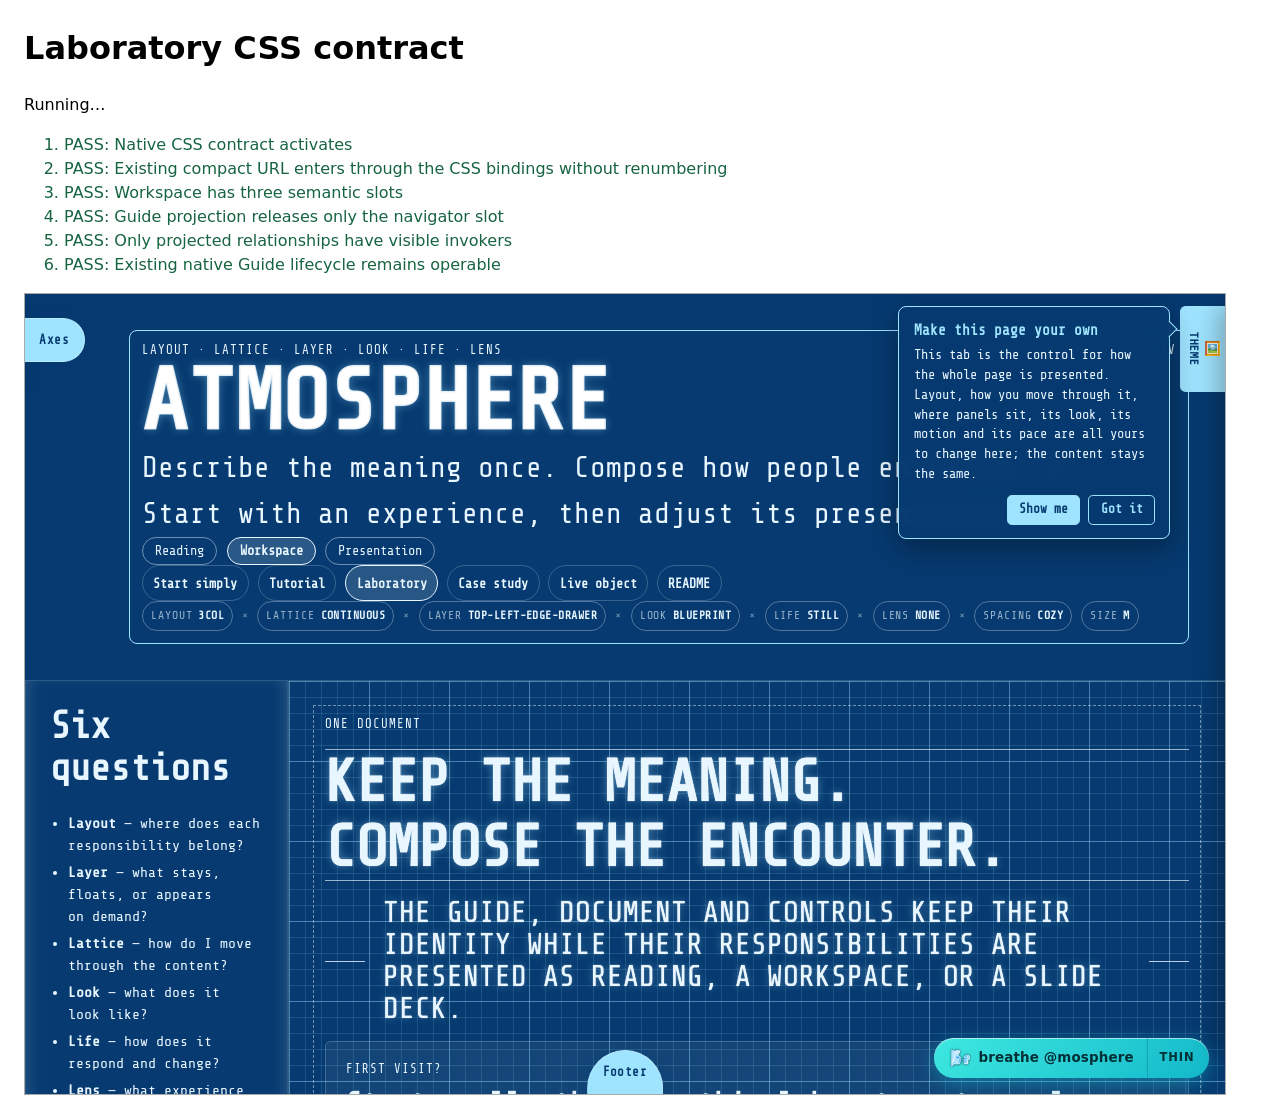
<file: tests/lab-contract.html>
<!doctype html>
<!-- SPDX-License-Identifier: AGPL-3.0-or-later -->
<html lang="en">
<head>
  <meta charset="utf-8"><meta name="viewport" content="width=device-width, initial-scale=1">
  <title>Laboratory CSS contract checks</title>
  <style>body {font:1rem/1.5 system-ui;margin:1.5rem} iframe {display:block;width:1200px;height:800px;border:1px solid #aaa} [data-result="pass"] {color:#176441} [data-result="fail"] {color:#a02020}</style>
</head>
<body>
  <h1>Laboratory CSS contract</h1><p id="status" role="status">Running…</p><ol id="results"></ol>
  <iframe id="fixture" title="Laboratory under test" src="../atmosphere.html#at=14.1.0.1.2.0/0.0.0.0.0"></iframe>
  <script>
  const fixture = document.querySelector('#fixture'), results = document.querySelector('#results'), status = document.querySelector('#status');
  const check = (condition, message) => {
    const row = results.appendChild(document.createElement('li'));
    row.dataset.result = condition ? 'pass' : 'fail'; row.textContent = (condition ? 'PASS: ' : 'FAIL: ') + message;
    if (!condition) throw new Error(message);
  };
  const settle = () => new Promise(resolve => requestAnimationFrame(() => requestAnimationFrame(() => requestAnimationFrame(resolve))));
  fixture.addEventListener('load', async () => {
    try {
      let win = fixture.contentWindow, doc = fixture.contentDocument, root = doc.body;
      const css = (node, property) => win.getComputedStyle(node).getPropertyValue(property).trim();
      const guide = doc.querySelector('#layer-reference'), axes = doc.querySelector('#layer-composition'), note = doc.querySelector('#semantic-note'), brand = doc.querySelector('.Brand');
      const input = async (name, value) => {root.style.setProperty('--' + name, value); await settle();};
      const choose = async name => {doc.querySelector(`[data-contract-experience="${name}"]`).click(); await settle();};
      await settle();
      check(root.hasAttribute('data-contract-ready'), 'Native CSS contract activates');
      check(root.dataset.layout === '3col' && root.dataset.layer === 'inline' && css(root, '--arrangement') === 'alongside', 'Existing compact URL enters through the CSS bindings without renumbering');
      const storageKeys = ['selectedLayout','selectedLattice','selectedLayer','selectedDensity'];
      const stored = storageKeys.map(key => win.localStorage.getItem(key));
      note.value = 'Preserve this native draft'; note.setSelectionRange(3, 8);
      await choose('workspace');
      check(css(root, 'grid-template-areas').includes('Sidebar Main UtilityRail'), 'Workspace has three semantic slots');
      await input('navigation', 'on-demand');
      check(guide.hasAttribute('popover') && !axes.hasAttribute('popover') && css(root, 'grid-template-areas').includes('Main UtilityRail') && !css(root, 'grid-template-areas').includes('Sidebar'), 'Guide projection releases only the navigator slot');
      check(!doc.querySelector('[data-layer-trigger="reference"]').hidden && doc.querySelector('[data-layer-trigger="composition"]').hidden, 'Only projected relationships have visible invokers');
      guide.showPopover(); await settle();
      check(guide.matches(':popover-open') && doc.querySelector('[data-layer-trigger="reference"]').getAttribute('aria-expanded') === 'true', 'Existing native Guide lifecycle remains operable');
      guide.hidePopover();
      await input('navigation', 'embedded'); await input('controls', 'on-demand');
      check(!guide.hasAttribute('popover') && axes.hasAttribute('popover') && css(root, 'grid-template-areas').includes('Sidebar Main') && !css(root, 'grid-template-areas').includes('UtilityRail'), 'Axes can project independently while Guide retains its rail');
      await input('controls', 'embedded'); await input('path', 'pages'); await choose('presentation');
      check(root.dataset.lattice === 'pages' && root.dataset.layer === 'inline' && root.dataset.layout === 'hero', 'Explicit path and presence policies survive a new experience');
      const port = win.currentScrollPort(), rootViews = win.pages(port);
      port.element.scrollBy({top:rootViews[1].getBoundingClientRect().top - port.element.getBoundingClientRect().top, behavior:'instant'});
      await settle();
      await input('navigation', 'on-demand'); await input('controls', 'on-demand'); await input('navigation', 'embedded');
      check(win.currentPageIndex(win.currentScrollPort(), rootViews) === 1, 'The active document view survives independent presence changes');
      await input('controls', 'embedded');
      await input('rhythm', 'spacious');
      check(root.dataset.density === 'roomy', 'Rhythm resolves to the shared spacing renderer');
      check(storageKeys.every((key,index) => win.localStorage.getItem(key) === stored[index]), 'Computed outputs do not overwrite global dimension preferences');
      const sharedLayout = localStorage.getItem('selectedLayout');
      try {
        localStorage.setItem('selectedLayout', sharedLayout === 'sidebar-right' ? '3col' : 'sidebar-right');
        await settle();
        check(root.dataset.layout === 'hero' && root.style.getPropertyValue('--navigation') === 'embedded', 'Actual cross-window storage defaults do not erase this page contract');
      } finally {
        if (sharedLayout === null) localStorage.removeItem('selectedLayout');
        else localStorage.setItem('selectedLayout', sharedLayout);
      }
      await input('identity', 'flowing');
      check(!brand.hasAttribute('popover'), 'Flowing identity restores the heading to its authored slot');
      await input('identity', 'persistent');
      check(brand.hasAttribute('popover') && doc.querySelector('.BrandSpacer').offsetWidth > 0, 'Persistent Brand preserves both dimensions through its spacer');
      const guidePath = guide.dataset.lattice;
      await input('path', 'slides');
      check(root.dataset.lattice === 'slides' && guide.dataset.lattice === guidePath && guidePath === 'pages', 'Root traversal changes leave the Guide traversal independent');
      for (const layout of ['3col', 'sidebar-right', 'stacked', 'hero']) {
        win.applyComposition({layout,layer:'inline'}, {transition:false}); await settle();
        check(root.dataset.layout === layout && root.dataset.layer === 'inline', 'Existing ' + layout + ' Structure control remains authoritative');
      }
      check(doc.querySelector('#semantic-note') === note && note.value === 'Preserve this native draft' && note.selectionStart === 3 && note.selectionEnd === 8 && doc.querySelector('#layer-reference') === guide, 'Subjects, draft and text selection survive all compositions');
      doc.querySelector('[data-contract-reset]').click(); await choose('workspace');
      fixture.style.width = '390px'; await settle(); await settle();
      check(guide.hasAttribute('popover') && !axes.hasAttribute('popover') && css(doc.querySelector('[data-contract-state]'),'--navigation-reason') === 'space', 'Automatic navigation responds to narrow space without projecting Axes');
      await input('navigation', 'embedded');
      check(!guide.hasAttribute('popover') && css(root, 'grid-template-columns').split(' ').length === 1 && doc.documentElement.scrollWidth <= win.innerWidth, 'Explicit embedded navigation stacks safely on a phone');
      fixture.style.width = '1200px'; await settle();
      await input('navigation', 'on-demand'); await input('controls', 'embedded'); await input('path', 'pages'); await input('rhythm', 'spacious');
      const hash = win.location.hash;
      check(hash.includes('&ac=') && win.compositionFromHash().lattice === 'pages', 'Contract metadata coexists with the original compact coordinate decoder');
      const copied = win.AtmosphereContract.decorateHash(win.compositionToHash(win.readComposition()));
      check(copied.includes('&ac='), 'Copy-link serialization includes the declarative contract');
      const reload = new Promise(resolve => fixture.addEventListener('load', resolve, {once:true}));
      win.location.reload(); await reload; await settle();
      win = fixture.contentWindow; doc = fixture.contentDocument; root = doc.body;
      check(root.dataset.experience === 'workspace' && css(root,'--navigation') === 'on-demand' && css(root,'--controls') === 'embedded' && root.dataset.lattice === 'pages' && root.dataset.density === 'roomy', 'Saved link restores intent, independent presence and explicit policies');
      root.removeAttribute('data-contract-can-project'); win.dispatchEvent(new Event('resize')); await settle();
      check(!doc.querySelector('#layer-reference').hasAttribute('popover') && root.dataset.layer === 'inline', 'Capability fallback retains reachable inline panels');
      status.textContent = `${results.children.length} checks passed.`; status.dataset.result = 'pass';
    } catch (error) {status.textContent = 'Failed: ' + error.message; status.dataset.result = 'fail';}
  }, {once:true});
  </script>
</body>
</html>
</file>
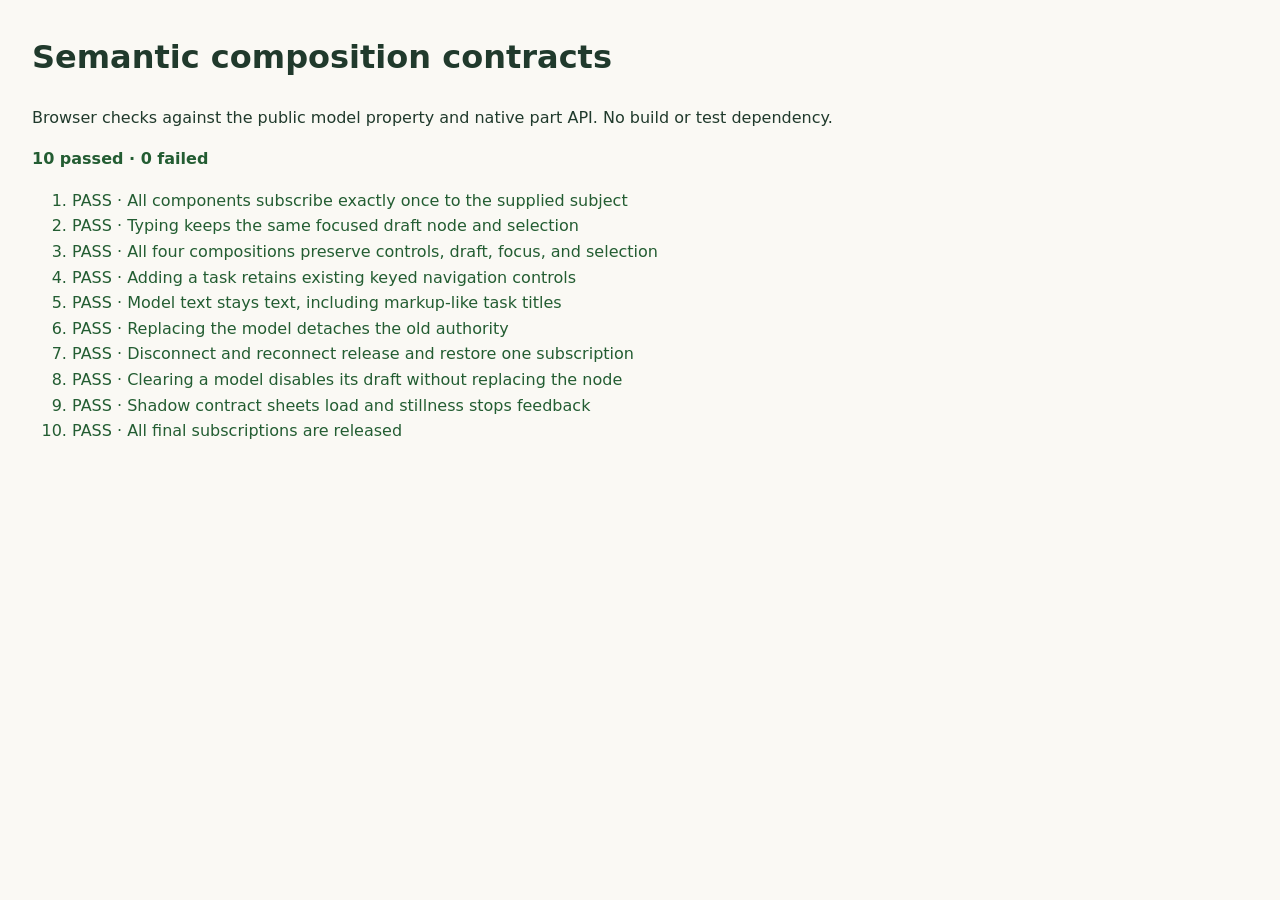
<file: tests/semantic-contract.html>
<!doctype html>
<html lang="en">
<head>
  <meta charset="utf-8">
  <meta name="viewport" content="width=device-width, initial-scale=1">
  <title>Atmosphere semantic contract checks</title>
  <style>
    body { font: 16px/1.6 system-ui; margin: 2rem; color: #203a2c; background: #faf9f4; }
    #fixtures { display: grid; gap: 1rem; max-width: 55rem; }
    [data-result="pass"] { color: #235d32; }
    [data-result="fail"] { color: #a52626; }
    #summary { font-weight: 700; }
  </style>
</head>
<body>
  <h1>Semantic composition contracts</h1>
  <p>Browser checks against the public model property and native part API. No build or test dependency.</p>
  <p id="summary" role="status">Running…</p>
  <ol id="results"></ol>
  <div id="fixtures"></div>
  <script src="../js/atmosphere-presentation.js?v=20261016-semantic"></script>
  <script type="module">
    const fixtures = document.getElementById('fixtures');
    const results = document.getElementById('results');
    let passed = 0, failed = 0;
    function assert(condition, message) { if (!condition) throw new Error(message); }
    async function test(name, run) {
      const row = document.createElement('li');
      try { await run(); row.dataset.result = 'pass'; row.textContent = `PASS · ${name}`; passed++; }
      catch (error) { row.dataset.result = 'fail'; row.textContent = `FAIL · ${name}: ${error.message}`; failed++; }
      results.append(row);
    }
    // A second, independent provider proves that components receive a contract,
    // rather than discovering the application's default singleton.
    class Subject {
      activeArchetype = 'document';
      deviceContext = 'desktop';
      coordinate = { life: 'still', look: 'blueprint' };
      activityLog = [];
      selectedTaskId = 'subject-1';
      tasks = [{ id: 'subject-1', title: 'A semantic subject', summary: 'Stable meaning', content: 'A text projection', category: 'Example', priority: 'high', progress: 25, status: 'planned' }];
      listeners = new Set();
      drafts = new Map([['subject-1', 'A draft']]);
      get selectedTask() { return this.tasks.find(task => task.id === this.selectedTaskId); }
      subscribe(callback) { this.listeners.add(callback); return () => this.listeners.delete(callback); }
      notify() { for (const callback of [...this.listeners]) callback({ changedFields: ['example'] }); }
      getDraft(id) { return this.drafts.get(id) || ''; }
      updateDraft(id, value) { this.drafts.set(id, value); this.notify(); }
      setArchetype(value) { this.activeArchetype = value; this.notify(); }
      selectTask(id) { this.selectedTaskId = id; this.notify(); }
      updateTaskStatus(id, status) { this.tasks.find(task => task.id === id).status = status; this.notify(); }
      addTask(title) {
        this.tasks.push({ ...this.tasks[0], id: `subject-${this.tasks.length + 1}`, title });
        this.notify();
      }
    }
    const first = new Subject();
    const second = new Subject();
    second.tasks[0].title = 'A different authority';
    second.drafts.set('subject-1', 'An independent draft');
    const elements = ['stage', 'inspector', 'navigator', 'context', 'archetype-picker'].map(name => {
      const element = document.createElement(`atmosphere-${name}`);
      element.model = first;
      fixtures.append(element);
      return element;
    });
    const [stage, inspector, navigator, context, picker] = elements;
    const draft = inspector.shadowRoot.querySelector('[part~="draft"]');
    const status = stage.shadowRoot.querySelector('select');
    const taskButton = navigator.shadowRoot.querySelector('button[data-task-id]');

    await test('All components subscribe exactly once to the supplied subject', () => {
      assert(first.listeners.size === elements.length, `${first.listeners.size} subscriptions`);
    });
    await test('Typing keeps the same focused draft node and selection', () => {
      draft.focus(); draft.value = 'A draft that survives'; draft.setSelectionRange(3, 8);
      draft.dispatchEvent(new Event('input', { bubbles: true }));
      assert(first.getDraft('subject-1') === draft.value, 'Input did not reach its authority');
      assert(inspector.shadowRoot.querySelector('[part~="draft"]') === draft, 'Draft node replaced');
      assert(inspector.shadowRoot.activeElement === draft, 'Focus lost');
      assert(draft.selectionStart === 3 && draft.selectionEnd === 8, 'Selection changed');
    });
    await test('All four compositions preserve controls, draft, focus, and selection', () => {
      for (const mode of ['workspace', 'presentation', 'dashboard', 'document']) {
        first.setArchetype(mode);
        assert(inspector.shadowRoot.querySelector('[part~="draft"]') === draft, `${mode}: draft replaced`);
        assert(stage.shadowRoot.querySelector('select') === status, `${mode}: status replaced`);
        assert(navigator.shadowRoot.querySelector('button[data-task-id]') === taskButton, `${mode}: choice replaced`);
        assert(draft.value === 'A draft that survives', `${mode}: value lost`);
        assert(inspector.shadowRoot.activeElement === draft, `${mode}: focus lost`);
        assert(draft.selectionStart === 3 && draft.selectionEnd === 8, `${mode}: selection lost`);
      }
    });
    await test('Adding a task retains existing keyed navigation controls', () => {
      first.addTask('A new task');
      assert(navigator.shadowRoot.querySelector('button[data-task-id]') === taskButton, 'Existing choice replaced');
      assert(navigator.shadowRoot.querySelectorAll('button[data-task-id]').length === 2, 'Task not projected');
    });
    await test('Model text stays text, including markup-like task titles', () => {
      first.tasks[0].title = '<img src=x onerror=alert(1)>';
      first.notify();
      assert(stage.shadowRoot.querySelector('[part~="voice"]').textContent === first.tasks[0].title, 'Text not preserved');
      assert(!stage.shadowRoot.querySelector('img'), 'Model text became markup');
    });
    await test('Replacing the model detaches the old authority', () => {
      const before = first.listeners.size;
      inspector.model = second;
      assert(first.listeners.size === before - 1 && second.listeners.size === 1, 'Subscription not transferred');
      first.updateDraft('subject-1', 'Old authority changed');
      assert(draft.value === 'An independent draft', 'Old authority still controls the view');
    });
    await test('Disconnect and reconnect release and restore one subscription', () => {
      inspector.remove();
      assert(second.listeners.size === 0, 'Disconnected subscription leaked');
      second.updateDraft('subject-1', 'Changed while disconnected');
      fixtures.append(inspector);
      assert(second.listeners.size === 1, 'Reconnection duplicated or missed subscription');
      assert(draft.value === 'Changed while disconnected', 'Reconnected snapshot stale');
    });
    await test('Clearing a model disables its draft without replacing the node', () => {
      inspector.model = null;
      assert(second.listeners.size === 0, 'Cleared subscription leaked');
      assert(draft.disabled && draft.value === '', 'Stale editable content retained');
      assert(inspector.shadowRoot.querySelector('[part~="draft"]') === draft, 'Clearing replaced the control');
    });
    await test('Shadow contract sheets load and stillness stops feedback', async () => {
      const links = [...stage.shadowRoot.querySelectorAll('link')];
      await Promise.all(links.map(link => link.sheet ? Promise.resolve() : new Promise((resolve, reject) => {
        link.addEventListener('load', resolve, { once: true });
        link.addEventListener('error', () => reject(new Error(`Missing stylesheet ${link.href}`)), { once: true });
      })));
      assert(links.length === 4 && links.every(link => link.sheet), 'Concern sheets missing');
      assert(getComputedStyle(stage.shadowRoot.querySelector('[part~="select"]')).transitionDuration === '0s', 'Still policy did not stop feedback');
    });
    elements.forEach(element => element.remove());
    await test('All final subscriptions are released', () => {
      assert(first.listeners.size === 0 && second.listeners.size === 0, 'Final listeners leaked');
    });
    document.getElementById('summary').textContent = `${passed} passed · ${failed} failed`;
    document.getElementById('summary').dataset.result = failed ? 'fail' : 'pass';
  </script>
</body>
</html>
</file>
<file: css/at.simple.css>
/* SPDX-License-Identifier: AGPL-3.0-or-later */
/* Native CSS dialect: vocabulary -> intent -> relationships -> composition.
   Cascade layers order rules; the presence concern governs spatial layers. */
@layer vocabulary, lens, components, layout, presence, lattice, look, life;

/* Bounded values, checked by the browser. These are local to this example. */
@property --arrangement { syntax: "stack | alongside | focus"; inherits: true; initial-value: stack; }
@property --navigation { syntax: "auto | embedded | on-demand"; inherits: true; initial-value: auto; }
@property --path { syntax: "continuous | pages | slides"; inherits: true; initial-value: continuous; }
@property --rhythm { syntax: "compact | comfortable | spacious"; inherits: true; initial-value: comfortable; }
@property --identity { syntax: "persistent | flowing"; inherits: true; initial-value: persistent; }

@layer vocabulary {
  .SimpleAtmosphere {
    container-name: experience;
    --arrangement: stack; --navigation: auto; --path: continuous;
    --rhythm: comfortable; --identity: persistent; --can-project: 0;
    --space-unit: clamp(0.75rem, 1.4vw, 1.25rem);
    --surface: #fffef9; --paper: #f4f2eb; --ink: #233b36;
    --muted: #64736b; --accent: #225e4d; --wash: #e4ece4; --edge: #d4dcd1;
    --code: #1f2e2a; --code-ink: #e3ece6; --code-muted: #8fab9c;
    --mono: ui-monospace, SFMono-Regular, Menlo, Consolas, monospace;
  }
  .SimpleAtmosphere[data-presence-ready] { --can-project: 1; }
  /* The site header, when present, is a fixed strip the toolbar makes room for. */
  .SimpleAtmosphere:has(> mq-site-header) { --site-header-offset: var(--mq-header-height, 20px); }
  .try, .guide-section { --space-scale: 1; }
  .composition {
    container-name: composition;
    --css-contract: fallback; --navigation-presence: embedded;
    --navigation-reason: default; --space-scale: 1;
  }
  /* Positive detection: the adapter reads a value set by a real query. */
  @container experience style(--arrangement: stack) or style(--arrangement: alongside) or style(--arrangement: focus) {
    .composition { --css-contract: ready; }
  }
}

@layer lens {
  /* Recipes are CSS declarations. Explicit inline policies outrank them. */
  [data-lens="reading"] { --arrangement: stack; --navigation: auto; --path: continuous; }
  [data-lens="workspace"] { --arrangement: alongside; --navigation: auto; --path: continuous; }
  [data-lens="presentation"] { --arrangement: focus; --navigation: auto; --path: slides; }
}

@layer components {
  * { box-sizing: border-box; }
  body { margin: 0; }
  button, input, select, textarea { font: inherit; }
  button, .chapter-links a, .source-link { padding: 0.65rem 0.9rem; }
  button, summary { cursor: pointer; }
  h1, h2, h3, p, blockquote, ol, ul, figure, pre { margin: 0; }
  h1 { font-size: clamp(2.2rem, 5vw, 4.4rem); line-height: 1.06; }
  h2 { font-size: clamp(1.4rem, 2.5vw, 2rem); line-height: 1.2; }
  .scene > aside h2 { font-size: 1.2rem; }
  textarea { display: block; width: 100%; margin-block: 0.65rem; padding: 0.8rem; resize: vertical; }
  select { display: block; width: 100%; padding: 0.5rem; }
  [hidden] { display: none !important; }
  .composition-contract { padding: 1rem; }
  .composition-contract > :not(summary) { margin-block-start: 1rem; }
  .policy-controls { display: grid; grid-template-columns: repeat(auto-fit, minmax(min(100%, 11rem), 1fr)); gap: 0.8rem; }
  .policy-field { display: grid; align-content: start; gap: 0.35rem; }
  .policy-controls button { align-self: end; }
  [data-contract-output] { margin: 0; white-space: pre-wrap; overflow-wrap: anywhere; font-size: 0.8rem; }
  pre { padding: 1rem 1.1rem; overflow-x: auto; max-inline-size: 100%; tab-size: 2; }
  table { inline-size: 100%; border-collapse: collapse; }
  th, td { padding: 0.75rem 0.9rem; text-align: start; vertical-align: top; }
  .table-scroll { overflow-x: auto; }
  .table-scroll > table { min-inline-size: 42rem; }
  .tailwind-line, .task { padding: 0.9rem 1.1rem; }
  .section-nav a { padding: 0.45rem 0.85rem; }
  .try-steps > li, .checklist > li, .fit > div, .callout { padding: 1rem 1.15rem; }
  .compare > figure, .moves > li { padding: clamp(1rem, 2.5vw, 1.5rem); }
  .badge { padding: 0.2rem 0.55rem; }
  /* Counters number the steps; Look paints the badge they sit in. */
  .try-steps, .moves { counter-reset: step; }
  .try-steps > li, .moves > li { counter-increment: step; }
  .try-steps > li::before, .moves > li > div::before { content: counter(step); display: grid; place-items: center; inline-size: 1.75rem; block-size: 1.75rem; }
}

@layer layout {
  /* Relation -> responsibility -> slot. Targets are scoped semantic names.
     This prototype has one primary subject, document, not a graph solver. */
  [data-relation="navigates"][data-target="document"] { --responsibility: navigator; --place: var(--place-navigator, supporting); }
  [data-relation="supports"][data-target="document"] { --responsibility: inspector; --place: var(--place-inspector, reflection); }
  [data-place="stage"] { --responsibility: stage; --place: var(--place-stage, story); }
  .scene {
    --place-navigator: supporting; --place-stage: story; --place-inspector: reflection;
    --scene-areas: "story" "supporting" "reflection";
    --scene-columns: minmax(0, 1fr); --scene-width: 52rem;
    display: grid; grid-template-areas: var(--scene-areas); grid-template-columns: var(--scene-columns);
    align-items: start; gap: calc(var(--space-unit) * var(--space-scale));
    width: min(100%, var(--scene-width)); margin-inline: auto;
  }
  .scene > :is([data-relation], [data-place]) { grid-area: var(--place); min-inline-size: 0; }
  @container composition style(--arrangement: alongside) {
    .scene {
      --place-navigator: navigation; --place-stage: work; --place-inspector: inspection;
      --scene-areas: "navigation work inspection";
      --scene-columns: minmax(11rem, 0.8fr) minmax(0, 2fr) minmax(12rem, 1fr); --scene-width: 88rem;
    }
  }
  @container composition style(--arrangement: focus) {
    .scene {
      --place-stage: focus; --scene-areas: "focus focus" "supporting reflection";
      --scene-columns: repeat(2, minmax(0, 1fr)); --scene-width: 72rem;
    }
  }
  /* Only the navigator's slot is released; other relationships keep theirs. */
  @container composition style(--arrangement: stack) and style(--navigation-presence: on-demand) {
    .scene { --scene-areas: "story" "reflection"; }
  }
  @container composition style(--arrangement: alongside) and style(--navigation-presence: on-demand) {
    .scene { --scene-areas: "work inspection"; --scene-columns: minmax(0, 3fr) minmax(12rem, 1fr); }
  }
  @container composition style(--arrangement: focus) and style(--navigation-presence: on-demand) {
    .scene { --scene-areas: "focus focus" "reflection reflection"; }
  }
  @container experience style(--rhythm: compact) { .composition, .try, .guide-section { --space-scale: 0.7; } }
  @container experience style(--rhythm: spacious) { .composition, .try, .guide-section { --space-scale: 1.4; } }

  .toolbar { display: flex; align-items: center; flex-wrap: wrap; gap: 1rem; padding: 1rem clamp(1rem, 4vw, 3rem); }
  /* The toolbar, not the site header's placeholder, holds the header's strip. */
  .SimpleAtmosphere > mq-site-header { block-size: 0; }
  .toolbar { padding-block-start: calc(1rem + var(--site-header-offset, 0px)); }
  .wordmark { display: flex; align-items: baseline; gap: 0.5rem; margin-inline-end: auto; }
  .experience-choices, .guide-options, .page-controls, .panel-heading { display: flex; align-items: center; flex-wrap: wrap; gap: 0.5rem; }
  .introduction { width: min(100% - 2rem, 88rem); margin: 3.5rem auto 2rem; display: grid; gap: 1rem; }
  .introduction > p { max-width: 48rem; }
  .section-nav { display: flex; flex-wrap: wrap; gap: 0.5rem; }
  .section-nav a { display: inline-flex; align-items: baseline; gap: 0.5rem; }
  .try { width: min(100% - 2rem, 88rem); margin: 0 auto 1.25rem; display: grid; gap: calc(var(--space-unit) * var(--space-scale)); scroll-margin-block-start: 8rem; }
  .try > header { display: grid; gap: 0.4rem; }
  .try-steps { display: grid; grid-template-columns: repeat(auto-fit, minmax(min(100%, 16rem), 1fr)); gap: 0.75rem; padding: 0; list-style: none; }
  .try-steps > li { display: grid; grid-template-columns: auto minmax(0, 1fr); gap: 0.75rem; align-items: start; }
  .guide-options:has(> [hidden]) { display: none; }
  .guide-section { width: min(100% - 2rem, 76rem); margin: clamp(3.5rem, 9vw, 6.5rem) auto 0; display: grid; gap: calc(var(--space-unit) * var(--space-scale) * 1.5); scroll-margin-block-start: 8rem; }
  .guide-section > header { display: grid; gap: 0.75rem; max-inline-size: 50rem; }
  .guide-section > h3 { margin-block-start: calc(var(--space-unit) * var(--space-scale)); }
  .compare { display: grid; grid-template-columns: repeat(auto-fit, minmax(min(100%, 30rem), 1fr)); gap: 1rem; align-items: start; }
  .compare > figure { display: grid; gap: 0.85rem; min-inline-size: 0; }
  .compare figcaption { display: flex; flex-wrap: wrap; align-items: center; gap: 0.6rem; }
  .compare ul, .fit ul { display: grid; gap: 0.4rem; padding-inline-start: 1.1rem; }
  .moves { display: grid; gap: calc(var(--space-unit) * var(--space-scale)); padding: 0; list-style: none; }
  .moves > li { display: grid; grid-template-columns: repeat(auto-fit, minmax(min(100%, 24rem), 1fr)); gap: 1rem 1.75rem; align-items: start; }
  .moves > li > div { display: grid; gap: 0.6rem; }
  .callout { display: grid; gap: 0.5rem; }
  .checklist { display: grid; grid-template-columns: repeat(auto-fit, minmax(min(100%, 21rem), 1fr)); gap: 0.75rem; padding: 0; list-style: none; }
  .fit { display: grid; grid-template-columns: repeat(auto-fit, minmax(min(100%, 20rem), 1fr)); gap: 1rem; }
  .fit > div { display: grid; gap: 0.6rem; align-content: start; }
  .composition-space { container: available / inline-size; width: min(100% - 2rem, 88rem); margin-inline: auto; }
  .scene > aside { padding: calc(var(--space-unit) * var(--space-scale)); }
  [data-frame] { position: relative; }
  [data-view] { display: grid; grid-template-columns: minmax(0, 1fr); align-content: center; gap: calc(var(--space-unit) * var(--space-scale)); padding: calc(clamp(1.25rem, 4vw, 3rem) * var(--space-scale)); scroll-margin-block-start: 8rem; }
  [data-view] > p { max-inline-size: 62ch; }
  blockquote { padding-inline-start: 1rem; }
  .chapter-links { display: grid; gap: 0.4rem; margin-block: 1rem; }
  .chapter-links a { display: flex; gap: 0.7rem; text-align: start; }
  .panel-heading { justify-content: space-between; }
  [data-relation="supports"] { display: grid; gap: 0.65rem; }
  .relationship { display: flex; align-items: center; flex-wrap: wrap; gap: 0.6rem; }
  .relationship > span:not([aria-hidden]) { padding: 0.5rem 0.8rem; }
  .page-controls { justify-content: center; margin: 1.25rem; }
  .page-footer { display: flex; justify-content: space-between; flex-wrap: wrap; gap: 1rem; max-width: 76rem; margin: clamp(3.5rem, 9vw, 6.5rem) auto 0; padding: 1.5rem 1rem 2.5rem; }
  .page-footer nav { display: flex; flex-wrap: wrap; gap: 0.5rem 1.25rem; }
  @container available (width < 55rem) {
    @container composition style(--arrangement: alongside) {
      .scene { --scene-areas: "work" "navigation" "inspection"; --scene-columns: minmax(0, 1fr); }
    }
    @container composition style(--arrangement: alongside) and style(--navigation-presence: on-demand) {
      .scene { --scene-areas: "work" "inspection"; --scene-columns: minmax(0, 1fr); }
    }
  }
  @container available (width < 36rem) {
    @container composition style(--arrangement: focus) {
      .scene { --scene-areas: "focus" "supporting" "reflection"; --scene-columns: minmax(0, 1fr); }
    }
    @container composition style(--arrangement: focus) and style(--navigation-presence: on-demand) {
      .scene { --scene-areas: "focus" "reflection"; }
    }
  }
  @media (max-width: 36rem) {
    .toolbar { gap: 0.65rem; }
    .experience-choices { order: 1; width: 100%; }
    .experience-choices button { flex: 1; padding-inline: 0.4rem; }
    .source-link { padding: 0; }
    .introduction { margin-block-start: 2rem; }
    .try, .guide-section { scroll-margin-block-start: 11rem; }
  }
}

@layer presence {
  [data-relation="navigates"] { --presence: var(--navigation-presence, embedded); --space: retain; }
  [data-relation="supports"] { --presence: embedded; --space: retain; }
  .toolbar { --presence: flowing; --space: retain; }
  /* Capability is a fact supplied by the adapter; preferences stay in CSS. */
  @container experience style(--can-project: 1) {
    @container experience style(--navigation: auto) and style(--arrangement: focus) {
      .composition { --navigation-presence: on-demand; --navigation-reason: focus; }
    }
    @container available (width < 55rem) {
      @container experience style(--navigation: auto) and style(--arrangement: alongside) {
        .composition { --navigation-presence: on-demand; --navigation-reason: space; }
      }
    }
    @container experience style(--navigation: on-demand) {
      .composition { --navigation-presence: on-demand; --navigation-reason: explicit; }
    }
  }
  @container experience style(--navigation: embedded) {
    .composition { --navigation-presence: embedded; --navigation-reason: explicit; }
  }
  @container composition style(--navigation-presence: on-demand) {
    [data-relation="navigates"] { --space: release; }
  }
  @container experience style(--identity: persistent) {
    .toolbar:has([data-relation="identifies"][data-target="experience"]) { --presence: pinned; position: sticky; top: 0; z-index: 2; }
  }
  [data-relation="navigates"][popover]:popover-open {
    position: fixed; inset: 0 auto 0 0; width: min(22rem, 90vw);
    max-width: none; max-height: none; height: 100dvh; margin: 0;
  }
}

@layer lattice {
  [data-frame], [data-relation="navigates"][popover] { overflow: auto; }
  [data-view] + [data-view] { border-block-start: 1px solid var(--edge); }
  @container experience style(--path: pages) or style(--path: slides) {
    [data-frame] { block-size: clamp(30rem, 65svh, 40rem); }
    [data-track] { display: flex; block-size: 100%; }
    [data-view] { flex: 0 0 100%; min-inline-size: 0; scroll-snap-align: start; }
  }
  @container experience style(--path: slides) {
    [data-frame] { scroll-snap-type: x mandatory; }
    [data-track] { flex-direction: row; }
  }
  @container experience style(--path: pages) {
    [data-frame] { scroll-snap-type: y proximity; }
    [data-track] { flex-direction: column; }
  }
}

@layer look {
  body { background: var(--paper); color: var(--ink); font: 1rem/1.65 system-ui, sans-serif; }
  a { color: var(--accent); text-underline-offset: 0.2em; }
  .toolbar { background: var(--paper); border-block-end: 1px solid var(--edge); }
  .wordmark { color: var(--ink); font-weight: 800; font-size: 1.35rem; text-decoration: none; letter-spacing: -0.06em; }
  .wordmark span { color: var(--muted); font-size: 0.8rem; font-weight: 400; letter-spacing: 0; }
  .eyebrow { color: var(--accent); font-size: 0.72rem; text-transform: uppercase; letter-spacing: 0.12em; font-weight: 700; }
  h1, [data-view] h2 { letter-spacing: -0.04em; }
  button, select, .chapter-links a { border: 1px solid var(--edge); border-radius: 0.6rem; color: var(--ink); background: var(--surface); }
  .chapter-links a { text-decoration: none; }
  button[aria-pressed="true"] { background: var(--accent); border-color: var(--accent); color: white; }
  .chapter-links [aria-current] { background: var(--wash); border-color: var(--accent); }
  button:disabled { opacity: 0.45; cursor: default; }
  button:hover:not(:disabled):not([aria-pressed="true"]), .chapter-links a:hover { background: var(--wash); }
  :focus-visible { outline: 3px solid var(--accent); outline-offset: 3px; }
  .scene > :is([data-place], [data-relation]), .composition-contract { background: var(--surface); border: 1px solid var(--edge); border-radius: 1rem; }
  [data-relation="navigates"][popover]::backdrop { background: rgb(20 40 30 / 18%); }
  .scene > [popover]:popover-open { border-radius: 0 1rem 1rem 0; }
  textarea { color: var(--ink); background: var(--paper); border: 1px solid var(--edge); border-radius: 0.6rem; }
  blockquote { border-inline-start: 3px solid var(--accent); font-size: 1.2rem; }
  code { color: var(--accent); font-size: 0.9em; }
  .relationship > span:not([aria-hidden]) { background: var(--wash); border-radius: 0.6rem; font-size: 0.85rem; }
  .aside-note, .status, .page-footer { color: var(--muted); font-size: 0.85rem; }
  .source-link { font-size: 0.85rem; }
  summary { font-weight: 650; }

  code, pre { font-family: var(--mono); }
  pre { background: var(--code); color: var(--code-ink); border-radius: 0.75rem; font-size: 0.8rem; line-height: 1.6; }
  pre code { color: inherit; font-size: inherit; }
  pre .c { color: var(--code-muted); }
  [data-contract-output] { background: var(--paper); color: var(--ink); border: 1px solid var(--edge); }
  .lede { font-size: clamp(1.08rem, 1.5vw, 1.3rem); line-height: 1.55; }
  h3 { font-size: 1.12rem; line-height: 1.3; letter-spacing: -0.01em; }
  .guide-section h2, .try h2 { font-size: clamp(1.7rem, 3.4vw, 2.6rem); letter-spacing: -0.04em; line-height: 1.12; }
  .tailwind-line, .task { background: var(--surface); border: 1px solid var(--edge); border-inline-start: 4px solid var(--accent); border-radius: 0.8rem; }
  .section-nav a { color: var(--ink); background: var(--surface); border: 1px solid var(--edge); border-radius: 999px; text-decoration: none; font-size: 0.9rem; }
  .section-nav a span, .try-steps > li::before, .moves > li > div::before { color: var(--accent); font-weight: 750; }
  .section-nav a:hover { background: var(--wash); }
  .try-steps > li::before, .moves > li > div::before { color: white; background: var(--accent); border-radius: 50%; font-size: 0.85rem; }
  .try-steps > li, .compare > figure, .moves > li, .checklist > li, .fit > div, .table-scroll { background: var(--surface); border: 1px solid var(--edge); border-radius: 1rem; }
  .callout { background: var(--wash); border: 1px solid var(--accent); border-radius: 1rem; }
  .compare figcaption { font-weight: 650; }
  .badge { border-radius: 999px; font-size: 0.72rem; letter-spacing: 0.08em; text-transform: uppercase; color: var(--muted); background: var(--paper); border: 1px solid var(--edge); }
  [data-approach="atmosphere"] { border-color: var(--accent); }
  [data-approach="atmosphere"] .badge { color: white; background: var(--accent); border-color: var(--accent); }
  .compare li, .fit li, .checklist > li, td { font-size: 0.95rem; }
  thead th { background: var(--wash); color: var(--muted); font-size: 0.75rem; letter-spacing: 0.08em; text-transform: uppercase; }
  tbody th { font-weight: 650; }
  th, td { border-block-end: 1px solid var(--edge); }
  tbody tr:last-child > * { border-block-end: 0; }
  td code, th code { overflow-wrap: anywhere; }
  .page-footer { border-block-start: 1px solid var(--edge); }
}

@layer life {
  button { transition: background-color 180ms, color 180ms; }
  [data-frame] { scroll-behavior: smooth; }
  @media (prefers-reduced-motion: reduce) {
    button { transition: none; }
    [data-frame] { scroll-behavior: auto; }
  }
}
</file>
<file: skill/atmosphere/evals/files/pricing/styles.css>
body { margin: 0; font-family: Inter, system-ui, sans-serif; }
.bg-gray { background: #f3f4f6; }
.container { max-width: 960px; margin: 0 auto; padding: 48px 24px; }
.title-big { font-size: 36px; font-weight: 800; color: #111827; }
.text-center { text-align: center; }
.mb-8 { margin-bottom: 32px; }
.mt-2 { margin-top: 8px; }
.mt-4 { margin-top: 16px; }
.p-6 { padding: 24px; }
.grid { display: grid; }
.grid-cols-3 { grid-template-columns: repeat(3, 1fr); }
.gap-6 { gap: 24px; }
.rounded-xl { border-radius: 12px; }
.shadow-lg { box-shadow: 0 10px 25px rgba(0, 0, 0, 0.12); }
.text-xl { font-size: 20px; }
.text-sm { font-size: 14px; }
.font-bold { font-weight: 700; }
.text-blue { color: #2563eb; }
.text-muted { color: #6b7280; }
.card { transition: transform 200ms ease, box-shadow 200ms ease; position: relative; }
.card:hover { transform: translateY(-4px); box-shadow: 0 16px 32px rgba(0, 0, 0, 0.18); }
.card--light { background: #ffffff; color: #111827; }
.card--dark { background: #111827; color: #f9fafb; }
.card--featured { z-index: 1; }
.price { font-size: 44px; font-weight: 900; }
.badge { position: absolute; top: -12px; right: 16px; padding: 4px 10px; border-radius: 999px; font-size: 12px; font-weight: 700; }
.btn { display: block; padding: 12px 16px; border-radius: 8px; text-align: center; cursor: pointer; font-weight: 700; }
.btn-primary { background: #2563eb; color: #fff; }
@media (max-width: 700px) { .grid-cols-3 { grid-template-columns: 1fr; } }
</file>
<file: css/at.app.components.css>
/* SPDX-License-Identifier: AGPL-3.0-or-later */
/* Workspace components: semantic place/part consumers; tokens preserve the existing design. */

button {
  padding: 0.35rem 0.75rem;
  cursor: pointer;
  display: inline-flex;
  align-items: center;
  gap: 0.35rem;
}

.controls-group {
  display: flex;
  align-items: center;
  gap: 0.4rem;
}

.theme-toggle-btn {
  padding: 0.35rem 0.7rem;
}

.density-toggle-btn {
  padding: 0.25rem 0.5rem;
}

.area-badge {
  padding: 0.25rem 0.55rem;
  display: inline-flex;
  align-items: center;
  gap: 0.4rem;
}

.status-dot {
  width: 7px;
  height: 7px;
}

#mainHorzMenu ul {
  display: flex;
  align-items: center;
  gap: 1rem;
}

.search-box {
  display: flex;
  align-items: center;
  gap: 0.4rem;
  padding: 0.25rem 0.6rem;
}

.search-box input {
  width: 130px;
}

.search-box kbd {
  padding: 0.1rem 0.3rem;
}

:where(.resource-navigator, .workspace-inspector, .symbol-navigator, .telemetry, .compass) > [data-part="explanation"] {
  display: flex;
  align-items: center;
  justify-content: space-between;
  padding-bottom: 0.4rem;
}

.tree-list {
  display: flex;
  flex-direction: column;
  gap: 0.25rem;
}

.tree-item {
  display: flex;
  align-items: center;
  gap: 0.45rem;
  padding: 0.3rem 0.5rem;
  cursor: pointer;
}

.editor-container {
  display: flex;
  flex-direction: column;
  flex: 1;
  min-height: 0;
}

:where(.source-document) > [data-part="controls"] {
  display: flex;
}

.editor-tab {
  display: flex;
  align-items: center;
  gap: 0.4rem;
  padding: 0.4rem 0.8rem;
  cursor: pointer;
}

:where(.source-document) > [data-part="demonstration"] {
  flex: 1;
  padding: 0.75rem;
}

:where(.source-document) > [data-part="demonstration"] pre {
  margin: 0;
  white-space: pre-wrap;
}

.flower-hub {
  display: grid;
  grid-template-columns: repeat(3, 1fr);
  gap: 0.4rem;
  width: 100%;
  max-width: 180px;
}

.flower-node {
  display: flex;
  align-items: center;
  justify-content: center;
  aspect-ratio: 1;
  cursor: pointer;
}

.metric-card {
  display: flex;
  flex-direction: column;
  gap: 0.2rem;
  padding: 0.5rem;
}

.tree-list {
  min-height: 0;
}

.tree-item[hidden] {
  display: none;
}

:where(.source-document) > [data-part="demonstration"] {
  min-height: 0;
}

.code-line {
  display: block;
  padding-left: 3.2em;
}

.code-ln {
  display: inline-block;
  width: 2.2em;
  margin-right: 1em;
  user-select: none;
}

.tab-close {
  padding: 0 0.15rem;
}

.tree-item:focus-visible, .editor-tab:focus-visible, .tab-close:focus-visible,
        .flower-node:focus-visible, button:focus-visible, #mainHorzMenu a:focus-visible {
  outline-offset: -2px;
}

.code-workspace .workspace-brand {
  display: flex;
  align-items: center;
  gap: 1rem;
}

.code-workspace .workspace-heading {
  display: flex;
  align-items: center;
  gap: 0.4rem;
}

.code-workspace .control-caption-density {
  margin-left: 0.4rem;
}

.code-workspace .nested-resource {
  padding-left: 1.2rem;
}

.code-workspace .compass-heading {
  width: 100%;
  margin-bottom: 0.5rem;
}

.code-workspace .diagnostic-metrics {
  display: grid;
  grid-template-columns: 1fr 1fr;
  gap: 0.4rem;
}

.code-workspace .telemetry-readings {
  display: flex;
  flex-direction: column;
  gap: 0.5rem;
}

.code-workspace .status-details {
  display: flex;
  align-items: center;
  gap: 1rem;
}

.code-workspace .status-actions {
  display: flex;
  align-items: center;
  gap: 0.75rem;
}

.code-workspace .fullscreen-action {
  padding: 0.2rem 0.5rem;
}
</file>
<file: css/at.app.layout.css>
/* SPDX-License-Identifier: AGPL-3.0-or-later */
/* Workspace layout: semantic place/part consumers; tokens preserve the existing design. */

*, *::before, *::after {
  box-sizing: border-box;
  margin: 0;
  padding: 0;
}

html, body {
  height: 100vh;
  height: 100svh;
  margin: 0;
  padding: 0;
}

[data-density="compact"] {
  --density-scale: 0.82;
  --layout-gap: calc(0.35rem * var(--density-scale, 1) * var(--look-density, 1));
  --layout-pad: calc(0.5rem * var(--density-scale, 1) * var(--look-density, 1));
}

[data-density="cozy"] {
  --density-scale: 1;
  --layout-gap: calc(0.55rem * var(--density-scale, 1) * var(--look-density, 1));
  --layout-pad: calc(0.85rem * var(--density-scale, 1) * var(--look-density, 1));
}

[data-density="roomy"] {
  --density-scale: 1.2;
  --layout-gap: calc(0.85rem * var(--density-scale, 1) * var(--look-density, 1));
  --layout-pad: calc(1.2rem * var(--density-scale, 1) * var(--look-density, 1));
}

.Layout {
  --grid-areas: "Area Header Header Context"
                "Sidebar ListNav Main Main"
                "Sidebar ListNav Summary Summary"
                "Footer Footer Footer Footer";
  --grid-cols: minmax(110px, 10vw) minmax(180px, 20vw) minmax(0, 1fr) minmax(180px, 20vw);
  --grid-rows: 3.2em 2fr 1fr 2.6em;
  --area-display: flex;
  --context-display: flex;
  --header-display: flex;
  --sidebar-display: flex;
  --main-display: flex;
  --flowernav-display: none;
  --listnav-display: flex;
  --summary-display: flex;
  --section-display: none;
  --footer-display: flex;
  display: grid;
  height: 100vh;
  height: 100svh;
  width: 100vw;
  grid-template-areas: var(--grid-areas);
  grid-template-columns: var(--grid-cols);
  grid-template-rows: var(--grid-rows);
  gap: var(--layout-gap);
  padding: var(--layout-gap);
  box-sizing: border-box;
}

@media (max-width: 600px) {
.Layout {
  --grid-areas: "Area Context"
                    "Main Main"
                    "FlowerNav ListNav";
  --grid-cols: 1fr 1fr;
  --grid-rows: 3em 1fr 1fr;
  --area-display: flex;
  --context-display: flex;
  --header-display: none;
  --sidebar-display: none;
  --main-display: flex;
  --flowernav-display: flex;
  --listnav-display: flex;
  --summary-display: none;
  --section-display: none;
  --footer-display: none;
}
}

@media (min-width: 601px) and (max-width: 1024px) {
.Layout {
  --grid-areas: "Area Header Header Context"
                    "Main Main Main Main"
                    "ListNav Summary Summary Summary"
                    "ListNav Footer Footer Footer";
  --grid-cols: minmax(130px, 220px) 1.2fr 2fr 2fr;
  --grid-rows: 3.2em 1.6fr 1fr 2.6em;
  --area-display: flex;
  --context-display: flex;
  --header-display: flex;
  --sidebar-display: none;
  --main-display: flex;
  --flowernav-display: none;
  --listnav-display: flex;
  --summary-display: flex;
  --section-display: none;
  --footer-display: flex;
}
}

@media (min-width: 1025px) and (max-width: 1600px) {
.Layout {
  --grid-areas: "Area Header Header Context"
                    "Sidebar ListNav Main Main"
                    "Sidebar ListNav Summary Summary"
                    "Footer Footer Footer Footer";
  --grid-cols: minmax(120px, 10vw) minmax(180px, 20vw) minmax(0, 1fr) minmax(180px, 20vw);
  --grid-rows: 3.2em 2fr 1fr 2.6em;
  --area-display: flex;
  --context-display: flex;
  --header-display: flex;
  --sidebar-display: flex;
  --main-display: flex;
  --flowernav-display: none;
  --listnav-display: flex;
  --summary-display: flex;
  --section-display: none;
  --footer-display: flex;
}
}

@media (min-width: 1601px) {
.Layout {
  --grid-areas: "Area Header Header Header Context"
                    "Sidebar ListNav Main Main Section"
                    "Sidebar ListNav Summary Summary Section"
                    "Footer Footer Footer Footer Footer";
  --grid-cols: minmax(140px, 10vw) minmax(200px, 18vw) minmax(0, 1.4fr) minmax(0, 1.2fr) minmax(220px, 18vw);
  --grid-rows: 3.2em 2fr 1fr 2.6em;
  --area-display: flex;
  --context-display: flex;
  --header-display: flex;
  --sidebar-display: flex;
  --main-display: flex;
  --flowernav-display: none;
  --listnav-display: flex;
  --summary-display: flex;
  --section-display: flex;
  --footer-display: flex;
}
}

[data-place="scope"], [data-place="breadcrumbs"], [data-place="toolbar"], [data-place="navigator"], [data-place="stage"],
        [data-place="compass"], [data-place="outline"], [data-place="inspector"], [data-place="telemetry"], [data-place="context"] {
  min-width: 0;
  min-height: 0;
}

[data-place="scope"] {
  grid-area: Area;
  display: var(--area-display, flex);
  align-items: center;
  justify-content: center;
  padding: 0 var(--layout-pad);
}

[data-place="breadcrumbs"] {
  grid-area: Context;
  display: var(--context-display, flex);
  align-items: center;
  justify-content: space-between;
  padding: 0 var(--layout-pad);
}

[data-place="toolbar"] {
  grid-area: Header;
  display: var(--header-display, flex);
  align-items: center;
  justify-content: space-between;
  padding: 0 var(--layout-pad);
  gap: 0.75rem;
}

[data-place="navigator"] {
  grid-area: Sidebar;
  display: var(--sidebar-display, flex);
  flex-direction: column;
  padding: var(--layout-pad);
  gap: 0.5rem;
}

[data-place="stage"] {
  grid-area: Main;
  display: var(--main-display, flex);
  flex-direction: column;
  padding: var(--layout-pad);
  gap: 0.75rem;
}

[data-place="compass"] {
  grid-area: FlowerNav;
  display: var(--flowernav-display, flex);
  flex-direction: column;
  align-items: center;
  justify-content: center;
  padding: var(--layout-pad);
}

[data-place="outline"] {
  grid-area: ListNav;
  display: var(--listnav-display, flex);
  flex-direction: column;
  padding: var(--layout-pad);
  gap: 0.5rem;
}

[data-place="inspector"] {
  grid-area: Summary;
  display: var(--summary-display, flex);
  flex-direction: column;
  padding: var(--layout-pad);
  gap: 0.5rem;
}

[data-place="telemetry"] {
  grid-area: Section;
  display: var(--section-display, flex);
  flex-direction: column;
  padding: var(--layout-pad);
  gap: 0.5rem;
}

[data-place="context"] {
  grid-area: Footer;
  display: var(--footer-display, flex);
  align-items: center;
  justify-content: space-between;
  padding: 0 var(--layout-pad);
}

:root,
        [data-theme="solaris-ember"],
        [data-look="solaris-ember"] {
  --font-display: 'Space Grotesk', sans-serif;
}

[data-theme="boreal-aurora"],
        [data-look="boreal-aurora"] {
  --font-display: 'Outfit', sans-serif;
}
</file>
<file: css/at.app.lattice.css>
/* SPDX-License-Identifier: AGPL-3.0-or-later */
/* Workspace lattice: semantic place/part consumers; tokens preserve the existing design. */

html, body {
  overflow: hidden;
}

[data-place="scope"], [data-place="breadcrumbs"], [data-place="toolbar"], [data-place="navigator"], [data-place="stage"],
        [data-place="compass"], [data-place="outline"], [data-place="inspector"], [data-place="telemetry"], [data-place="context"] {
  overflow: hidden;
}

.tree-list {
  overflow-y: auto;
}

.editor-container {
  overflow: hidden;
}

:where(.source-document) > [data-part="controls"] {
  overflow-x: auto;
}

:where(.source-document) > [data-part="demonstration"] {
  overflow-y: auto;
}
</file>
<file: css/at.app.layer.css>
/* SPDX-License-Identifier: AGPL-3.0-or-later */
/* Workspace layer: semantic place/part consumers; tokens preserve the existing design. */

[data-place="stage"] {
  position: relative;
}
</file>
<file: css/at.app.look.css>
/* SPDX-License-Identifier: AGPL-3.0-or-later */
/* Workspace look: semantic place/part consumers; tokens preserve the existing design. */

html, body {
  background-color: var(--bg);
  color: var(--text-primary);
  font-family: var(--font-sans);
  font-size: calc(14px * var(--size-scale, 1));
  line-height: 1.5;
  -webkit-font-smoothing: antialiased;
  -moz-osx-font-smoothing: grayscale;
}

[data-size="xs"] {
  --size-scale: 0.8;
}

[data-size="s"] {
  --size-scale: 0.9;
}

[data-size="m"] {
  --size-scale: 1;
}

[data-size="l"] {
  --size-scale: 1.12;
}

[data-size="xl"] {
  --size-scale: 1.25;
}

.Layout {
  background: var(--bg);
}

[data-place="scope"], [data-place="breadcrumbs"], [data-place="toolbar"], [data-place="navigator"], [data-place="stage"],
        [data-place="compass"], [data-place="outline"], [data-place="inspector"], [data-place="telemetry"], [data-place="context"] {
  background: var(--surface);
  border: 1px solid var(--border-color);
  border-radius: var(--radius-md);
  box-shadow: var(--surface-shadow);
}

[data-place="scope"] {
  background: var(--surface-raised);
}

[data-place="breadcrumbs"] {
  background: var(--surface-raised);
}

[data-place="toolbar"] {
  background: var(--surface-raised);
}

[data-place="stage"] {
  background: var(--surface-main);
}

[data-place="compass"] {
  background: var(--surface-raised);
}

[data-place="context"] {
  background: var(--surface-sunken);
  font-size: 0.85em;
}

:root,
        [data-theme="solaris-ember"],
        [data-look="solaris-ember"] {
  --look-density: 1;
  --face-aspect: 0.52;
  --bg: #0a090d;
  --surface: #131218;
  --surface-main: #100f14;
  --surface-raised: #1a1822;
  --surface-sunken: #0c0b0f;
  --surface-hover: #242230;
  --font-sans: 'Space Grotesk', -apple-system, BlinkMacSystemFont, sans-serif;
  --font-mono: 'JetBrains Mono', monospace;
  --text-primary: #f5f2eb;
  --text-secondary: #aba193;
  --text-muted: #6e6559;
  --text-code: #fbd38d;
  --accent: #ff6b35;
  --accent-hover: #ff8552;
  --accent-secondary: #f7a400;
  --accent-tertiary: #ffd166;
  --accent-glow: rgba(255, 107, 53, 0.28);
  --border-color: rgba(255, 107, 53, 0.18);
  --border-subtle: rgba(255, 255, 255, 0.07);
  --border-focus: #ff6b35;
  --surface-shadow: 0 4px 20px rgba(0, 0, 0, 0.55), 0 0 1px rgba(255, 107, 53, 0.25);
  --glow-card: 0 0 16px rgba(255, 107, 53, 0.15);
  --radius-sm: 4px;
  --radius-md: 7px;
  --radius-lg: 12px;
  --radius-pill: 9999px;
  --badge-bg: rgba(255, 107, 53, 0.16);
  --badge-text: #ff8552;
  --badge-border: rgba(255, 107, 53, 0.35);
  --status-ok: #10b981;
  --status-warn: #f59e0b;
}

[data-theme="boreal-aurora"],
        [data-look="boreal-aurora"] {
  --look-density: 0.95;
  --face-aspect: 0.50;
  --bg: #04090e;
  --surface: #0a1620;
  --surface-main: #071018;
  --surface-raised: #0f2232;
  --surface-sunken: #050d14;
  --surface-hover: #162f44;
  --font-sans: 'Outfit', -apple-system, BlinkMacSystemFont, sans-serif;
  --font-mono: 'Fira Code', monospace;
  --text-primary: #e2f8f6;
  --text-secondary: #87b9b7;
  --text-muted: #4e7777;
  --text-code: #5eead4;
  --accent: #00f5d4;
  --accent-hover: #38ef7d;
  --accent-secondary: #38bdf8;
  --accent-tertiary: #a7f3d0;
  --accent-glow: rgba(0, 245, 212, 0.28);
  --border-color: rgba(0, 245, 212, 0.22);
  --border-subtle: rgba(255, 255, 255, 0.08);
  --border-focus: #00f5d4;
  --surface-shadow: 0 4px 24px rgba(0, 0, 0, 0.65), 0 0 1px rgba(0, 245, 212, 0.3);
  --glow-card: 0 0 18px rgba(0, 245, 212, 0.16);
  --radius-sm: 5px;
  --radius-md: 9px;
  --radius-lg: 14px;
  --radius-pill: 9999px;
  --badge-bg: rgba(0, 245, 212, 0.15);
  --badge-text: #00f5d4;
  --badge-border: rgba(0, 245, 212, 0.35);
  --status-ok: #00f5d4;
  --status-warn: #fbbf24;
}

h1, h2, h3, h4 {
  font-family: var(--font-display);
  font-weight: 600;
  letter-spacing: -0.01em;
  color: var(--text-primary);
}

h1 {
  font-size: 1.15rem;
}

h2 {
  font-size: 1.05rem;
}

h3 {
  font-size: 0.95rem;
}

a {
  color: var(--text-secondary);
  text-decoration: none;
}

a:hover {
  color: var(--accent);
}

button {
  font-family: var(--font-sans);
  font-size: 0.82rem;
  font-weight: 500;
  border-radius: var(--radius-sm);
  border: 1px solid var(--border-color);
  background: var(--surface-raised);
  color: var(--text-primary);
}

button:hover {
  background: var(--surface-hover);
  border-color: var(--accent);
  color: var(--accent);
}

.theme-toggle-btn {
  font-weight: 600;
  font-size: 0.8rem;
  border-radius: var(--radius-sm);
  border: 1px solid var(--border-color);
  background: var(--surface);
  color: var(--text-secondary);
}

.theme-toggle-btn[aria-pressed="true"] {
  background: var(--badge-bg);
  border-color: var(--accent);
  color: var(--accent);
  box-shadow: 0 0 10px var(--accent-glow);
}

.density-toggle-btn {
  font-size: 0.75rem;
  border-radius: var(--radius-sm);
}

.density-toggle-btn[aria-pressed="true"] {
  background: var(--badge-bg);
  border-color: var(--accent);
  color: var(--accent);
}

.area-badge {
  font-family: var(--font-mono);
  font-size: 0.8rem;
  font-weight: 600;
  border-radius: var(--radius-sm);
  background: var(--badge-bg);
  color: var(--badge-text);
  border: 1px solid var(--badge-border);
}

.status-dot {
  border-radius: 50%;
  background-color: var(--status-ok);
  box-shadow: 0 0 6px var(--status-ok);
}

#mainHorzMenu ul {
  list-style: none;
}

#mainHorzMenu a {
  font-weight: 500;
  font-size: 0.88rem;
}

#mainHorzMenu a.active {
  color: var(--accent);
  font-weight: 600;
}

.search-box {
  background: var(--surface-sunken);
  border: 1px solid var(--border-subtle);
  border-radius: var(--radius-sm);
  font-size: 0.82rem;
}

.search-box:focus-within {
  border-color: var(--accent);
  box-shadow: 0 0 8px var(--accent-glow);
}

.search-box input {
  background: none;
  border: none;
  color: var(--text-primary);
  font-family: inherit;
  font-size: inherit;
  outline: none;
}

.search-box kbd {
  font-family: var(--font-mono);
  font-size: 0.7rem;
  background: var(--surface-raised);
  border: 1px solid var(--border-subtle);
  border-radius: 3px;
  color: var(--text-muted);
}

:where(.resource-navigator, .workspace-inspector, .symbol-navigator, .telemetry, .compass) > [data-part="explanation"] {
  border-bottom: 1px solid var(--border-subtle);
  font-size: 0.82rem;
  font-weight: 600;
  text-transform: uppercase;
  letter-spacing: 0.05em;
  color: var(--text-muted);
}

.tree-list {
  list-style: none;
}

.tree-item {
  border-radius: var(--radius-sm);
  font-family: var(--font-mono);
  font-size: 0.8rem;
  color: var(--text-secondary);
}

.tree-item:hover {
  background: var(--surface-hover);
  color: var(--text-primary);
}

.tree-item.active {
  background: var(--badge-bg);
  color: var(--accent);
  border: 1px solid var(--badge-border);
}

.editor-container {
  background: var(--surface-sunken);
  border: 1px solid var(--border-subtle);
  border-radius: var(--radius-sm);
}

:where(.source-document) > [data-part="controls"] {
  background: var(--surface-raised);
  border-bottom: 1px solid var(--border-subtle);
}

.editor-tab {
  font-family: var(--font-mono);
  font-size: 0.78rem;
  color: var(--text-muted);
  border-right: 1px solid var(--border-subtle);
}

.editor-tab.active {
  background: var(--surface-sunken);
  color: var(--text-primary);
  border-top: 2px solid var(--accent);
}

:where(.source-document) > [data-part="demonstration"] {
  font-family: var(--font-mono);
  font-size: 0.82rem;
  line-height: 1.6;
  color: var(--text-primary);
}

.code-keyword {
  color: var(--accent);
  font-weight: 600;
}

.code-string {
  color: var(--text-code);
}

.code-comment {
  color: var(--text-muted);
  font-style: italic;
}

.code-func {
  color: var(--accent-secondary);
}

.flower-node {
  border-radius: var(--radius-sm);
  background: var(--surface);
  border: 1px solid var(--border-color);
  font-size: 0.75rem;
  font-weight: 600;
  color: var(--text-secondary);
}

.flower-node:hover, .flower-node.center {
  background: var(--badge-bg);
  color: var(--accent);
  border-color: var(--accent);
}

.metric-card {
  border-radius: var(--radius-sm);
  background: var(--surface-sunken);
  border: 1px solid var(--border-subtle);
}

.metric-label {
  font-size: 0.72rem;
  color: var(--text-muted);
  text-transform: uppercase;
}

.metric-val {
  font-family: var(--font-mono);
  font-size: 0.95rem;
  font-weight: 600;
  color: var(--accent);
}

#statusReadout {
  color: var(--status-ok);
}

#statusReadout[data-state="warn"] {
  color: var(--status-warn);
}

.editor-empty {
  color: var(--text-muted);
  font-family: var(--font-sans);
}

.code-line {
  border-radius: 3px;
  text-indent: -3.2em;
}

.code-ln {
  text-indent: 0;
  text-align: right;
  color: var(--text-muted);
  opacity: 0.6;
}

.code-line.current {
  background: var(--surface-hover);
}

.tab-close {
  font-size: 0.8rem;
  line-height: 1;
  border-radius: 3px;
  color: var(--text-muted);
}

.tab-close:hover {
  color: var(--accent);
  background: var(--surface-hover);
}

.tree-item:focus-visible, .editor-tab:focus-visible, .tab-close:focus-visible,
        .flower-node:focus-visible, button:focus-visible, #mainHorzMenu a:focus-visible {
  outline: 2px solid var(--border-focus);
}

.code-workspace .context-path {
  font-family: var(--font-mono);
  font-size: 0.8rem;
  color: var(--text-secondary);
}

.code-workspace .identity-mark {
  color: var(--accent);
}

.code-workspace .workspace-version {
  font-size: 0.72rem;
}

.code-workspace .supporting-label {
  color: var(--text-muted);
}

.code-workspace .control-caption {
  font-size: 0.72rem;
  color: var(--text-muted);
  text-transform: uppercase;
  font-weight: 600;
}

.code-workspace .control-caption-density {
  font-size: 0.72rem;
  color: var(--text-muted);
  text-transform: uppercase;
  font-weight: 600;
}

.code-workspace .tab-close-hint {
  font-size: 0.7rem;
}

.code-workspace .compass-heading {
  text-align: center;
}

.code-workspace .look-reading {
  font-size: 0.78rem;
}

.code-workspace .status-details {
  color: var(--text-muted);
}

.code-workspace .status-branch {
  color: var(--text-secondary);
}

.code-workspace .fullscreen-action {
  font-size: 0.75rem;
}
</file>
<file: css/at.app.life.css>
/* SPDX-License-Identifier: AGPL-3.0-or-later */
/* Workspace life: semantic place/part consumers; tokens preserve the existing design. */

html, body {
  transition: background-color var(--transition-speed) ease, color var(--transition-speed) ease;
}

[data-place="scope"], [data-place="breadcrumbs"], [data-place="toolbar"], [data-place="navigator"], [data-place="stage"],
        [data-place="compass"], [data-place="outline"], [data-place="inspector"], [data-place="telemetry"], [data-place="context"] {
  transition: background-color var(--transition-speed) ease,
                        border-color var(--transition-speed) ease,
                        box-shadow var(--transition-speed) ease;
}

:root {
  --transition-speed: 0.35s;
}

a {
  transition: color 0.15s ease;
}

button {
  transition: all 0.15s ease;
}

[data-role="select"] {
  transition: all 0.12s ease;
}

[data-state="alert"] {
  animation: line-flash 1.2s ease-out;
}

@keyframes line-flash {
from { opacity: .35; }
to { opacity: 1; }
}

@media (prefers-reduced-motion: reduce) {
[data-state="alert"] {
  animation: none;
}
}

/* Both policy and user preference stop nonessential feedback. */
[data-life="still"] *, [data-life="still"] *::before, [data-life="still"] *::after {
  animation: none; transition: none;
}
@media (prefers-reduced-motion: reduce) {
  *, *::before, *::after { animation: none; transition: none; }
}
</file>
<file: css/at.app.local.css>
/* SPDX-License-Identifier: AGPL-3.0-or-later */
/* Workspace local: semantic place/part consumers; tokens preserve the existing design. */

[data-gap="none"] {
  gap: 0;
}

[data-gap="tight"] {
  gap: calc(var(--layout-gap) * 0.25);
}

[data-gap="close"] {
  gap: calc(var(--layout-gap) * 0.5);
}

[data-gap="even"] {
  gap: var(--layout-gap);
}

[data-gap="open"] {
  gap: calc(var(--layout-gap) * 1.5);
}

[data-gap="wide"] {
  gap: calc(var(--layout-gap) * 2);
}

[data-pad="none"] {
  padding: 0;
}

[data-pad="tight"] {
  padding: calc(var(--layout-pad) * 0.25);
}

[data-pad="close"] {
  padding: calc(var(--layout-pad) * 0.5);
}

[data-pad="even"] {
  padding: var(--layout-pad);
}

[data-pad="open"] {
  padding: calc(var(--layout-pad) * 1.5);
}

[data-pad="wide"] {
  padding: calc(var(--layout-pad) * 2);
}
</file>
<file: css/at.components.css>
/* SPDX-License-Identifier: AGPL-3.0-or-later */
/* at.components.css - reusable UI contracts */

/* Components own their INTERNAL shape: intrinsic padding, borders, type scale,
 * and the small grid that arranges a component's own parts.
 *
 * They do not own where they sit on the page (Layout/Lattice/Layer), what
 * color or texture they wear (Look), or how they move (Life)
 *
 * Components are also responsible for making a role ANIMATABLE -- an element
 * life is asked to move has to be a transformable box with a min-width it can
 * actually shrink to. The roles live in the markup and are scored in
 * at.life.css:
 *
 *   [data-role="surface"]  a hoverable panel
 *   [data-role="select"]   a selectable control (aria-pressed)
 *   [data-role="voice"]    a heading or kicker
 *   [data-role="reading"]  a number that is being watched
 *   [data-state="alert"]   something that wants attention
 *   [data-state="live"]    something updating on its own
 *
 * Sizing note: the grids below adapt via @container, not @media. See the
 * CONTAINER RESPONSE section; at.layout.css names the containers.
 */

button,
input,
select,
textarea {
    font: inherit;
}

/* The projection controller supplies behavior, Layer supplies placement,
   Look supplies paint; Components guarantees usable control shape. */
.LayerControls button,
.LayerClose {
    min-block-size: 2.75rem;
    padding: 0.65rem 0.9rem;
    cursor: pointer;
    white-space: nowrap;
    font-size: 0.78rem;
    font-weight: 700;
    line-height: 1;
    letter-spacing: 0.04em;
}

.LayerClose {
    inline-size: 2.75rem;
    padding: 0;
    font-size: 1.25rem;
}

.LayerControls button:focus-visible,
.LayerClose:focus-visible {
    outline: 3px solid currentColor;
    outline-offset: 3px;
}

:root {
    --frame-box-padding: calc(clamp(0.85rem, 2vw, 1.25rem) * var(--look-density, 1));
    --frame-window-padding: 0;

    /* THE MEASURE CONTRACT, consumer side. See the section below. */
    --fit-chars: 12;
}

/* ====================================================================== */
/* THE MEASURE CONTRACT                                                   */
/*                                                                        */
/* clamp() asks the wrong question. `clamp(1.35rem, 3vw, 2.4rem)` is a    */
/* statement about the VIEWPORT, and the box a heading actually lives in  */
/* is a grid track inside a container inside a Lattice. The               */
/* viewport has no idea. That is why "compositions" splits across two     */
/* lines in a 103px metric cell while the window is 1440px wide: every    */
/* term in the clamp was true and the word still did not fit.             */
/*                                                                        */
/* So ask the question the box can answer. Three numbers meet here:       */
/*                                                                        */
/*   100cqi         how much room this component was actually given       */
/*   --fit-chars    how much room its content actually needs, in          */
/*                  characters -- the longest unbreakable word it has to  */
/*                  hold, declared by whoever knows the content           */
/*   --face-aspect  what a character costs in this look (at.look.css)     */
/*                                                                        */
/*   chars x aspect = the width the content needs, in em                  */
/*   100cqi / that = the largest font-size at which it still fits         */
/*                                                                        */
/* Wrapped in min() with the size the design asked for, so the clamp      */
/* still holds whenever it can be honoured -- this only ever takes size   */
/* AWAY, and only in a box where the alternative was a broken word.       */
/*                                                                        */
/*   font-size: min(<what you wanted>, fit);                              */
/*                                                                        */
/* --fit-chars is per component, not per string: a component declares the */
/* worst case it must survive, the same way it declares a min-height. A   */
/* caller with unusual content overrides it inline. */

@property --fit-chars {
    syntax: "<number>";
    inherits: true;
    initial-value: 12;
}

/* Components that solve for their own type size have to be able to see their
   own width, so each is a query container. Naming them `fit` keeps them out
   of the way of the `panel` queries at.layout.css owns.

   A container can never query ITSELF, so the fit always lands on a descendant:
   .metric is the container, .metric strong is what gets solved. */
.metric,
.demo-cell,
.feature-card,
.life-card,
.frame-sample,
.viewport-card,
.layer-card,
.layout-section-header,
.hero-copy,
.brand-block,
.tab-panel,
.plane,
.Sidebar > section,
.UtilityRail > section {
    container-type: inline-size;
    container-name: fit;
}

/* The size a component wants before anyone has an opinion -- the UA defaults,
   restated so they can be capped. :where() keeps them at zero specificity, so
   a component overrides them and a look overrides the component, which is the
   order that already applied when these were plain font-size declarations. */
:where(h1) { --fit-max: 2em; }
:where(h2) { --fit-max: 1.5em; }
:where(h3) { --fit-max: 1.17em; }

/* Some faces are optically small in prose but already generous at display
   sizes. Look declares the base correction and how quickly it falls away;
   Components maps semantic text roles onto that ramp. Inline descendants
   reset to 1 because their `1em` already inherits the corrected parent size. */
:where(p, li, dt, dd, .body-text) {
    --type-optical-adjust: var(--type-base-adjust, 1);
}

:where(h3, h4) {
    --type-optical-adjust: calc(
        var(--type-base-adjust, 1) * var(--type-growth-adjust, 1)
    );
}

:where(h2, .header-text) {
    --type-optical-adjust: calc(
        var(--type-base-adjust, 1) * var(--type-growth-adjust, 1) *
        var(--type-growth-adjust, 1)
    );
}

:where(h1, .title-text) {
    --type-optical-adjust: calc(
        var(--type-base-adjust, 1) * var(--type-growth-adjust, 1) *
        var(--type-growth-adjust, 1) * var(--type-growth-adjust, 1)
    );
}

:where(strong, b, em, i, span, .tab, .chip) {
    --type-optical-adjust: 1;
}

/* THE FIT ITSELF. One declaration, and the only place font-size is decided for
   anything that participates -- which is now every text-bearing element in the
   four page regions. Everything upstream expresses a WANT (--fit-max) and a
   MEASURE (--fit-chars); this is where they are spent.

   Broad on purpose. min() is a no-op in any box with room, so the cost of
   including something that never needed fitting is zero, and the cost of
   forgetting something is a broken word in one theme at one density that
   nobody finds for a year. Code opts out: it is the one thing on the page that
   must be reproduced exactly, so it scrolls instead of shrinking.

   --fit-headroom is not a fudge. --face-aspect is the AVERAGE width of a
   character in a face, and the word that decides whether a block fits is by
   definition not an average word -- it is the widest one. Measured across all
   28 looks, the gap between the average and the worst case runs to about 7%. */
:is(.Header, .Sidebar, .UtilityRail, .Main) :is(
    h1, h2, h3, h4, p, li, dt, dd,
    strong, b, em, i, span,
    .tab, .chip
):not(code, .code-block, .code-block *) {
    font-size: min(
        calc(var(--fit-max, 1em) * var(--type-optical-adjust, 1)),
        calc(100cqi / (var(--fit-chars) * var(--face-aspect)
                       * var(--face-weight, 1) * var(--fit-headroom, 1.08)))
    );
}

/* Bold text is set in a wider cut of the same face, so it needs more room per
   character than --face-aspect describes. The look knows how much more. */
:is(h1, h2, h3, strong, b, dt) {
    --face-weight: var(--face-bold);
}

/* What each component has to survive, in characters. A component knows the
   worst case it must hold the same way it knows its own min-height. */
.metric { --fit-chars: 12; }              /* "compositions" */
.Sidebar > section { --fit-chars: 12; }   /* "Presentation", "Breakpoint" */
.brand-block { --fit-chars: 10; }         /* "Atmosphere" */
.hero-copy { --fit-chars: 13; }           /* "arrangements." */
.demo-cell,
.feature-card,
.life-card,
.frame-sample,
.tab-panel { --fit-chars: 13; }           /* "Theme-neutral" */
.depth-stack .plane { --fit-chars: 9; }   /* "The glass" */
.depth-ladder .plane { --fit-chars: 6; }
.layer-card .demo-label { --fit-chars: 17; }  /* "at.components.css" */

/* ====================================================================== */
/* WRAPPING                                                               */
/*                                                                        */
/* Fitting decides how big the text is; these decide what happens at the  */
/* end of a line once it is. They are cheap and they are the difference   */
/* between a ragged block and a set one.                                  */
/* ====================================================================== */

/* `balance` evens the line lengths of a short block, which is what stops a
   two-line heading from putting one word on the second line. It is capped by
   the UA at a handful of lines, so it is safe to apply broadly. */
h1, h2, h3,
.title-text,
.header-text,
.demo-label,
.section-kicker,
.brand-kicker,
.metric span,
.tab,
.chip {
    text-wrap: balance;
}

/* `pretty` costs more, so it goes where the block is long enough to have
   orphans worth avoiding. */
p,
.note-list li,
.tab-panel p {
    text-wrap: pretty;
}

/* If a break is genuinely unavoidable, it should look like typesetting rather
   than truncation: hyphenate at a real syllable boundary. The document
   declares lang="en", which is what makes this work at all. */
.Main,
.Sidebar,
.UtilityRail,
.Header,
.Footer {
    hyphens: auto;
    hyphenate-limit-chars: 8 4 4;
}

/* Code and tokens are the exception -- a hyphen inside `--grid-areas` reads as
   part of the name. They break anywhere or not at all. */
code,
.tab-figure span {
    hyphens: none;
    overflow-wrap: anywhere;
}

/* An explicit size, because `font-family: monospace` otherwise triggers the
   UA's separate default-fixed-font-size and inline code stops matching the
   line it is sitting in -- badly, next to a narrow display face. */
code {
    font-family: ui-monospace, "SF Mono", "Share Tech Mono", "Courier New", monospace;
    font-size: 0.88em;
}

/* --- FRAMES --------------------------------------------------------- */

.frame-default,
.frame-accent,
.frame-inset,
.frame-window {
    box-sizing: border-box;
}

.frame-default,
.frame-accent,
.frame-inset {
    padding: var(--frame-box-padding);
}

.frame-window {
    padding: var(--frame-window-padding);
}

/* --- MASTHEAD ------------------------------------------------------- */

.brand-line {
    display: flex;
    flex-wrap: wrap;
    align-items: baseline;
    justify-content: space-between;
    gap: 0.5rem 1rem;
}

/* inline-block, not inline: a role that life is allowed to animate has to be
   a transformable box, and transforms do not apply to inline elements.

   THE CASING CONTRACT, consumer side. Every caps-and-tracked label on the page
   is written this way: the component states the tracking its own size and
   density want, and both the case and the scale of that tracking come from the
   look, which is the only sheet that knows whether the face it is about to
   spend has a usable uppercase. See THE CASING CONTRACT in at.look.css. A
   component that hardcodes `text-transform: uppercase` is deciding typography,
   which is not its job -- and it will set Luxury in caps. */
.brand-kicker,
.viewport-label,
.section-kicker,
.demo-label {
    display: inline-block;
    --fit-max: 0.78rem;
    line-height: calc(1.2 + var(--leading-extra, 0) + var(--look-leading, 0));
    text-transform: var(--caps, uppercase);
    letter-spacing: calc(0.08em * var(--caps-tracking, 1) + var(--tracking-extra, 0em));
}

.Header h1,
.Header p,
.Sidebar h2,
.Sidebar h3,
.Sidebar p,
.Footer p,
.Main h2,
.Main h3,
.Main p {
    margin: 0;
}

.Header h1 {
    --fit-max: clamp(1.6rem, 5vw, 3.75rem);
    line-height: calc(0.95 + var(--leading-extra, 0) + var(--look-leading, 0));
}

.Header p {
    max-width: 64rem;
    line-height: calc(1.55 + var(--leading-extra, 0) + var(--look-leading, 0));
}

/* --- COMPOSITION READOUT -------------------------------------------- */
/* Shows the active composition axes; Lattice supplies the orientation. */

.composition-readout {
    display: flex;
    flex-direction: var(--composition-direction, row);
    flex-wrap: wrap;
    align-items: var(--composition-align, center);
    gap: 0.35rem 0.55rem;
    margin-top: 0.7rem;
    --fit-max: 0.72rem;
    line-height: calc(1 + var(--leading-extra, 0) + var(--look-leading, 0));
    text-transform: var(--caps, uppercase);
    letter-spacing: calc(0.08em * var(--caps-tracking, 1) + var(--tracking-extra, 0em));
}

.composition-readout .dim {
    display: inline-flex;
    align-items: baseline;
    gap: 0.35rem;
    padding: 0.3rem 0.5rem;
    border: 1px solid color-mix(in srgb, currentColor calc(32% * var(--stroke-strength, 1)), transparent);
    border-radius: var(--radius-pill);
}

.composition-readout .dim-key {
    opacity: 0.65;
}

.composition-readout b {
    font-weight: 700;
    letter-spacing: calc(0.04em * var(--caps-tracking, 1) + var(--tracking-extra, 0em));
}

.composition-readout .sep {
    display: var(--composition-separator-display, inline);
    opacity: 0.45;
}

/* --- SIDEBAR NOTES -------------------------------------------------- */

.viewport-list {
    display: grid;
    gap: 0.75rem;
}

.viewport-card {
    display: grid;
    grid-template-columns: auto minmax(0, 1fr);
    gap: 0.3rem 0.75rem;
    align-items: center;
    padding-block: 0.65rem;
    border-bottom: 1px solid color-mix(in srgb, currentColor calc(14% * var(--stroke-strength, 1)), transparent);
}

/* The text sits in a side column, not across the whole card, so the card is
   the wrong thing to measure against -- 100cqi would report the space the icon
   is already using. The column is its own container, and reports its own. */
.viewport-body {
    container-type: inline-size;
    container-name: fit;
    min-width: 0;
    display: grid;
    gap: 0.2rem;
    grid-template-columns: minmax(0, 1fr);
}

.viewport-card:last-child {
    border-bottom: 0;
}

/* min-width, not width: "TV" is two characters, and in a display face two
   characters are wider than the 2.4rem square layout guessed at. The badge is
   square when the content lets it be and grows when it does not. */
.viewport-icon {
    min-width: 2.4rem;
    height: 2.4rem;
    padding-inline: 0.3rem;
    display: grid;
    place-items: center;
    border: 1px solid currentColor;
    border-radius: var(--radius-md);
}

.note-list {
    --fit-max: 0.92rem;
    line-height: calc(1.45 + var(--leading-extra, 0) + var(--look-leading, 0));
}

.viewport-card p {
    --fit-max: 0.92rem;
    line-height: calc(1.45 + var(--leading-extra, 0) + var(--look-leading, 0));
}

.note-list {
    margin: 0;
    padding-left: 1.1rem;
}

.note-list li + li {
    margin-top: 0.3rem;
}

.hint-text {
    margin: 0.6rem 0 0;
    --fit-max: 0.82rem;
    line-height: calc(1.45 + var(--leading-extra, 0) + var(--look-leading, 0));
    opacity: 0.75;
}

/* --- SECTION HEADERS ------------------------------------------------ */

.layout-section-header {
    display: grid;
    gap: 0.35rem;
    max-width: 62rem;
}

.layout-section-header h2 {
    --fit-max: clamp(1.35rem, 3vw, 2.4rem);
    line-height: calc(1.05 + var(--leading-extra, 0) + var(--look-leading, 0));
}

.layout-section-header p {
    line-height: calc(1.55 + var(--leading-extra, 0) + var(--look-leading, 0));
}

/* --- SAMPLE PANELS -------------------------------------------------- */

.layout-sample {
    display: grid;
    gap: calc(0.9rem * var(--look-density, 1));
    align-content: start;
    min-width: 0;
    padding: calc(clamp(0.9rem, 2vw, 1.35rem) * var(--look-density, 1));
    border: 1px solid color-mix(in srgb, currentColor calc(22% * var(--stroke-strength, 1)), transparent);
    border-radius: var(--radius-lg);
}

.layout-sample h3 {
    --fit-max: clamp(1.1rem, 2vw, 1.45rem);
}

/* .flow-columns, .feature-grid, .frame-sample-grid and .layer-grid used to
   live here as four names whose entire content was one number. They are now
   data-cols="fit" with a --col-chars measure -- see at.local.css. The class
   names stay, because layout (newspaper subgrid) and life (3D) address these
   wrappers BY NAME and a local is not a handle a distant sheet can point at. */
.flow-rowwise,
.life-grid,
.metric-strip {
    display: grid;
    gap: calc(0.75rem * var(--look-density, 1));
}

.flow-rowwise {
    grid-template-columns: 1fr;
}

/* THE SHAPE CONTRACT, consumer side. The card is the common case, so this is
   where the whole of it shows at once: the look supplies the corner, how
   present the stroke is, what is behind it and how far off the page it sits.
   All four default to what these cards drew before there were tokens. */
.demo-cell,
.feature-card,
.life-card,
.metric {
    min-width: 0;
    padding: calc(0.9rem * var(--look-density, 1));
    border: 1px solid color-mix(in srgb, currentColor calc(18% * var(--stroke-strength, 1)), transparent);
    border-radius: var(--radius-md);
    background: var(--card-fill, transparent);
    box-shadow: var(--card-shadow, none);
}

.demo-cell {
    min-height: 7rem;
    display: grid;
    align-content: space-between;
    gap: calc(0.75rem * var(--look-density, 1));
}

.demo-cell strong,
.feature-card strong,
.life-card strong,
.metric strong {
    display: block;
}

.demo-cell p,
.feature-card p,
.life-card p {
    margin: 0;
    line-height: calc(1.45 + var(--leading-extra, 0) + var(--look-leading, 0));
}

.feature-card {
    display: grid;
    gap: calc(0.45rem * var(--look-density, 1));
}

.frame-sample {
    min-width: 0;
    min-height: 10rem;
    display: grid;
    align-content: space-between;
    gap: calc(0.65rem * var(--look-density, 1));
}

.frame-sample p {
    margin: 0;
    line-height: calc(1.45 + var(--leading-extra, 0) + var(--look-leading, 0));
}

.metric-strip {
    grid-template-columns: repeat(2, minmax(0, 1fr));
}

.metric {
    display: grid;
    gap: calc(0.25rem * var(--look-density, 1));
}

/* This used to say `overflow-wrap: anywhere`, on the theory that a track has
   to be able to shrink when a look picks a display face far wider than layout
   assumed. It shrank -- by breaking "compositions" across two lines with no
   hyphen, in every theme, at every viewport width. The track was never the
   problem; nobody had told the track how wide a character was. That is what
   --face-aspect is for, and the fit above now handles it. */
.metric strong {
    --fit-max: clamp(1.25rem, 3.4vw, 2.4rem);
    line-height: calc(1 + var(--leading-extra, 0) + var(--look-leading, 0));
}

/* Single-column component grids need an explicit shrinkable track. Without
   one the implicit column is sized to max-content, so a look with a wide
   display face overflows its own card no matter how narrow the card gets --
   the card is fine, the track inside it is not. */
.metric,
.demo-cell,
.feature-card,
.life-card,
.frame-sample,
.layout-sample,
.layout-section-header,
.hero-copy {
    grid-template-columns: minmax(0, 1fr);
}

/* --- LIFE SURFACES --------------------------------------------------- */
/* The concrete roles at.life.css animates. Shape only, no motion here. */

/* Wide enough tracks that the four roles land two-by-two rather than 3 + 1. */
.life-grid {
    grid-template-columns: repeat(auto-fit, minmax(min(100%, 19rem), 1fr));
}

.life-card {
    display: grid;
    align-content: start;
    gap: calc(0.4rem * var(--look-density, 1));
}

.custom-effect-note {
    display: grid;
    grid-template-columns: minmax(0, 1fr);
    gap: 0.5rem;
    margin-top: 0.75rem;
    padding: calc(clamp(0.9rem, 2vw, 1.25rem) * var(--look-density, 1));
    border: 1px dashed color-mix(in srgb, currentColor calc(34% * var(--stroke-strength, 1)), transparent);
    border-radius: var(--radius-md);
}

.custom-effect-note h3,
.custom-effect-note p {
    margin: 0;
}

.custom-effect-note h3 {
    --fit-max: 1.12rem;
}

.life-card .demo-label {
    opacity: 0.7;
}

.status-line {
    display: flex;
    align-items: center;
    gap: 0.45rem;
    --fit-max: 0.8rem;
    text-transform: var(--caps, uppercase);
    letter-spacing: calc(0.08em * var(--caps-tracking, 1) + var(--tracking-extra, 0em));
}

.status-dot {
    width: 0.6rem;
    height: 0.6rem;
    flex: 0 0 auto;
    border: 1px solid currentColor;
    border-radius: 50%;
    background: currentColor;
}

.chip-row {
    display: flex;
    flex-wrap: wrap;
    gap: 0.4rem;
    align-content: start;
}

.chip {
    flex: 0 0 auto;
    padding: 0.3rem 0.75rem;
    border: 1px solid color-mix(in srgb, currentColor calc(45% * var(--stroke-strength, 1)), transparent);
    border-radius: var(--radius-pill);
    background: transparent;
    color: inherit;
    --fit-max: 0.85rem;
    --fit-chars: 8;
    line-height: calc(1.2 + var(--leading-extra, 0) + var(--look-leading, 0));
    cursor: pointer;
}

.chip[aria-pressed="true"] {
    border-color: currentColor;
    background: color-mix(in srgb, currentColor 16%, transparent);
    font-weight: 700;
}

.chip:focus-visible {
    outline: 2px solid currentColor;
    outline-offset: 2px;
}

/* --- CONTAINER RESPONSE ---------------------------------------------- */
/*
 * These grids used to key off the viewport, which is a lie the moment the
 * same card lives in a dashboard tile, a slide, or a 22rem ribbon panel.
 * at.layout.css names the panels as containers; the components ask the
 * panel how much room they actually got.
 */

/* minmax(0, …) rather than minmax(15rem, …): the container query has already
   decided there is room for two columns, so the tracks' only remaining job is
   to be shrinkable. A rem-based minimum here is exactly what lets a wide
   display face push a track past the edge of the page. */
@container panel (min-width: 46rem) {
    .hero-split {
        grid-template-columns: minmax(0, 0.95fr) minmax(0, 1.25fr);
    }
}

@container panel (min-width: 34rem) {
    .metric-strip {
        grid-template-columns: repeat(4, minmax(0, 1fr));
    }

    .flow-rowwise {
        grid-template-columns: repeat(2, minmax(0, 1fr));
    }
}

@container panel (min-width: 44rem) {
    .layout-pair {
        grid-template-columns: repeat(2, minmax(0, 1fr));
    }

    .flow-rowwise {
        grid-template-columns: repeat(4, minmax(0, 1fr));
    }
}

/* Capping at four is a COMPONENT decision -- these three know they read badly
   past four across -- so it is stated here, not as a local. The [data-cols]
   in each selector is the specificity step that lets a component override the
   local it opted into: at.local.css is unlayered and loads last, so a bare
   class would tie and lose. Once the axes move into @layer this reads
   `.flow-columns` again and the layer order does the work. */
@container panel (min-width: 62rem) {
    .flow-columns[data-cols],
    .feature-grid[data-cols],
    .frame-sample-grid[data-cols] {
        grid-template-columns: repeat(4, minmax(0, 1fr));
    }

    .life-grid {
        grid-template-columns: repeat(4, minmax(0, 1fr));
    }
}

/* --- REFERENCE COMPONENTS -------------------------------------------- */
/* The page documents itself, so the reference material is a component like
   any other: a card per layer, a definition list per contract, and one code
   block. Nothing here knows what a look is. */

/* .layer-grid's geometry is data-cols="fit" data-gap="close" in the markup. */

.layer-card {
    min-width: 0;
    display: grid;
    align-content: start;
    gap: calc(0.4rem * var(--look-density, 1));
    padding: calc(0.9rem * var(--look-density, 1));
    border: 1px solid color-mix(in srgb, currentColor calc(18% * var(--stroke-strength, 1)), transparent);
    border-radius: var(--radius-md);
    grid-template-columns: minmax(0, 1fr);
}

.layer-card strong {
    display: block;
    --fit-max: 1.12em;
}

.layer-card p {
    margin: 0;
    line-height: calc(1.45 + var(--leading-extra, 0) + var(--look-leading, 0));
}

/* The one line that matters most on each card: what that layer is not
   allowed to do. A rule you can state is a rule you can enforce. */
.layer-card .layer-rule {
    margin-top: 0.15rem;
    padding-top: 0.45rem;
    border-top: 1px dashed color-mix(in srgb, currentColor calc(24% * var(--stroke-strength, 1)), transparent);
    --fit-max: 0.86em;
    opacity: 0.85;
}

.contract-group {
    container-type: inline-size;
    container-name: fit;
    display: grid;
    gap: calc(0.5rem * var(--look-density, 1));
    align-content: start;
    min-width: 0;
    padding: calc(0.9rem * var(--look-density, 1));
    border: 1px solid color-mix(in srgb, currentColor calc(18% * var(--stroke-strength, 1)), transparent);
    border-radius: var(--radius-md);
}

.contract-group > h3 {
    margin: 0;
    --fit-max: 1.02rem;
    text-transform: var(--caps, uppercase);
    letter-spacing: calc(0.09em * var(--caps-tracking, 1) + var(--tracking-extra, 0em));
}

/* Two columns where there is room for two, one where there is not -- the
   term and its consequence, never split across a scroll. */
.contract-list {
    display: grid;
    grid-template-columns: minmax(0, 1fr);
    gap: 0.15rem 0.9rem;
    margin: 0;
    --fit-max: 0.88rem;
    line-height: calc(1.4 + var(--leading-extra, 0) + var(--look-leading, 0));
}

.contract-list dt {
    font-weight: 700;
    overflow-wrap: anywhere;
    hyphens: none;
}

.contract-list dd {
    margin: 0 0 0.45rem;
    opacity: 0.82;
}

/* The group, not the section: three 17rem groups can sit in a 60rem section,
   and it is the group that has to hold a term beside its consequence. */
@container fit (min-width: 26rem) {
    /* A fraction, not `auto`: an `auto` term column sizes to max-content, and
       in a look whose glyphs are an em wide that leaves the definition column
       with 68px and nowhere to put a word. */
    .contract-list {
        grid-template-columns: minmax(6rem, 0.45fr) minmax(0, 1fr);
    }

    /* Both columns are measured against the whole group, because a container
       cannot be a fraction of itself. So each claims the characters it would
       need if the group were all it had: the term column is 0.45fr of 1.45fr,
       or 31%, and 12 characters in 31% of the room costs 39. Inside min(),
       which means it only ever binds in a look wide enough to need it. */
    .contract-list dt {
        grid-column: 1;
        --fit-chars: 39;
    }

    .contract-list dd {
        grid-column: 2;
        margin-bottom: 0.15rem;
        --fit-chars: 17;    /* the remaining 69% */
    }
}

.contract-grid {
    display: grid;
    grid-template-columns: repeat(auto-fit, minmax(min(100%, 17rem), 1fr));
    gap: 0.75rem;
    align-items: start;
}

/* Code is the one thing on the page that must not be re-flowed, re-fitted or
   balanced. It scrolls instead. */
.code-block {
    margin: 0;
    padding: calc(0.9rem * var(--look-density, 1)) calc(1rem * var(--look-density, 1));
    overflow-x: auto;
    border: 1px solid color-mix(in srgb, currentColor calc(24% * var(--stroke-strength, 1)), transparent);
    border-radius: var(--radius-md);
    background: color-mix(in srgb, currentColor 7%, transparent);
    font-family: ui-monospace, "SF Mono", "Share Tech Mono", "Courier New", monospace;
    font-size: 0.82rem;
    line-height: 1.55;
    tab-size: 2;
}

.code-block code {
    overflow-wrap: normal;
    white-space: pre;
}

/* The measure demo. Both samples hold the same word in the same box; the only
   difference is whether the box was told how long the word is.

   The box is deliberately narrow -- 11rem is about what a metric cell gets in
   a four-up strip, which is exactly where this failed. A demo of a tight-box
   problem staged in a wide box demonstrates nothing. */
.fit-sample {
    min-width: 0;
    min-height: 9rem;
    align-content: start;
}

.fit-sample strong {
    --fit-max: 2.4rem;
    display: block;
    line-height: calc(1.05 + var(--leading-extra, 0) + var(--look-leading, 0));
}

/* Compound with .plane so this outranks the generic .plane p below: the
   caption is supporting text, not the thing being demonstrated. */
.plane.fit-sample p {
    --fit-max: 0.72rem;
}

.fit-sample[data-fit="off"] {
    border-style: dashed;
}

/* ====================================================================== */
/* THE DEPTH CONTRACT  --  --z                                            */
/*                                                                        */
/* Depth is not a seventh axis. It is one number, --z, and each of the      */
/* participating sheets already has an obvious job with it:                */
/*                                                                        */
/*   components  makes a box that can BE on a plane        (this section)  */
/*   lattice     places the camera and spaces the planes    --camera,      */
/*                                                          --depth-unit   */
/*   look        paints the air between them                --haze         */
/*   life        moves the camera                           --depth-drift  */
/*   layer       stands a projected frame in front of the   --layer-z,     */
/*               page, and the page that far behind it      --page-far     */
/*                                                                        */
/* That last one is the newest and it is the argument for the contract:    */
/* a summons is a yes or a no, but WHERE a projection lands is a distance, */
/* and the moment it is written as a distance the other four sheets can    */
/* spend it without being told a drawer exists.                            */
/*                                                                        */
/* --z is in planes, not pixels. 0 is the page surface -- the glass you    */
/* are looking through. Negative is behind it, positive is in front. Two   */
/* derived numbers save every consumer from re-deriving them:              */
/*                                                                        */
/*   --depth   distance from the camera, sign-corrected (-z)               */
/*   --far     the same, floored at 0, because only things BEHIND the      */
/*             glass collect haze -- something in front of it is between   */
/*             you and the air, not on the other side of it                */
/*                                                                        */
/* Everything else is arithmetic on those. One number in; parallax rate,   */
/* haze, focus and elevation out.                                          */
/* ====================================================================== */

@property --z {
    syntax: "<number>";
    inherits: false;
    initial-value: 0;
}

.plane {
    --depth: calc(var(--z) * -1);
    --far: max(0, calc(var(--z) * -1));

    position: relative;
    min-width: 0;
    display: grid;
    align-content: start;
    gap: 0.4rem;
    padding: calc(clamp(0.8rem, 2vw, 1.15rem) * var(--look-density, 1));
    border: 1px solid color-mix(in srgb, currentColor calc(22% * var(--stroke-strength, 1)), transparent);
    border-radius: var(--radius-md);
    background: color-mix(in srgb, var(--bg, #000) 82%, transparent);

    /* Elevation is not a separate design decision. A thing that is nearer
       casts a longer, softer shadow, and that is the same --z. */
    box-shadow:
        0 calc(0.18rem + var(--z) * 0.3rem) calc(0.5rem + var(--z) * 0.85rem)
        rgba(0, 0, 0, 0.35);
}

.plane strong {
    display: block;
}

.plane p {
    margin: 0;
    --fit-max: 0.85em;
    line-height: calc(1.4 + var(--leading-extra, 0) + var(--look-leading, 0));
}

.plane .demo-label {
    opacity: 0.7;
}

/* The haze plate. Components gives it a box that covers the plane exactly;
   at.look.css decides what is in the air and how much of it there is. */
.plane::after {
    content: "";
    position: absolute;
    inset: 0;
    z-index: 1;
    border-radius: inherit;
    pointer-events: none;
}

/* A scene is a box with a camera in it. Where the camera goes is Lattice's
   call; that it is a stacking arena with a floor is this file's. */
/* 24rem, not 18: the fan below moves the furthest plane by --z * 2.7rem, and
   the stage is what has to hold that travel. A transform does not grow a box,
   so a stage sized to the stack's LAID-OUT height lets the end of the deck
   slide out over whatever is next to it. A deeper scene needs a taller room,
   and four planes is deeper than the three this was first sized for. */
.depth-stage {
    position: relative;
    min-height: 24rem;
    display: grid;
    place-items: center;
    padding: calc(clamp(1rem, 3vw, 2.25rem) * var(--look-density, 1));
    border: 1px solid color-mix(in srgb, currentColor calc(22% * var(--stroke-strength, 1)), transparent);
    border-radius: var(--radius-lg);
}

/* Every plane in the stack occupies the same cell. What separates them is
   --z and nothing else -- which is the entire demonstration. */
.depth-stack {
    display: grid;
    grid-template-areas: "stack";
    place-items: center;
    width: min(100%, 26rem);
}

/* Fanned like a deck: each plane shows one row of itself, which is all it
   needs to say which plane it is. */
.depth-stack > .plane {
    grid-area: stack;
    width: 100%;
    min-height: 3.6rem;
    grid-template-columns: minmax(0, 1fr) auto;
    align-items: center;
    gap: 0.3rem 0.6rem;
}

.plane-z {
    font-variant-numeric: tabular-nums;
    --fit-max: 0.8em;
    opacity: 0.7;
    white-space: nowrap;
}

/* The ladder is the flat control group: same content, same size, no camera --
   only the air changes. It isolates atmospheric perspective from perspective. */
.depth-ladder {
    display: grid;
    grid-template-columns: repeat(auto-fit, minmax(min(100%, 7rem), 1fr));
    gap: 0.6rem;
    align-items: stretch;
}

.depth-ladder .plane {
    box-shadow: none;
    grid-template-columns: minmax(0, 1fr);
    align-content: center;
    min-height: 5rem;
}

.depth-notes {
    display: grid;
    gap: 0.6rem;
    align-content: start;
    container-type: inline-size;
    container-name: fit;
}

.depth-notes > h3 {
    margin: 0;
    --fit-max: 1.05rem;
    text-transform: var(--caps, uppercase);
    letter-spacing: calc(0.09em * var(--caps-tracking, 1) + var(--tracking-extra, 0em));
}

.depth-readout {
    display: flex;
    flex-wrap: wrap;
    gap: 0.35rem 0.9rem;
    margin: 0;
    --fit-max: 0.78rem;
    text-transform: var(--caps, uppercase);
    letter-spacing: calc(0.08em * var(--caps-tracking, 1) + var(--tracking-extra, 0em));
    opacity: 0.75;
}

/* --- FLOW RAIL (Lattice progress indicator) -------------------------- */

.flow-rail {
    position: fixed;
    inset: auto 0 0 0;
    z-index: 900;
    display: none;
    height: 3px;
    background: color-mix(in srgb, currentColor 14%, transparent);
    pointer-events: none;
}

.flow-rail-bar {
    display: block;
    width: 100%;
    height: 100%;
    transform-origin: 0 50%;
    transform: scaleX(0);
    background: currentColor;
}

/* --- THE FRAME PARTS -------------------------------------------------- */
/* A track is the sequence inside a frame. Components gives it the one shape
   every Lattice starts from -- a grid of views in order -- and nothing else:
   which way it runs, whether it snaps, and how big a view gets are the path's
   business, and the path is at.lattice.css.

   .panel-track is the same part when the frame is a rail rather than the page.
   It exists because a rail's own padding belongs to Layout, so the track has to
   be the thing that stretches, or a paged panel's views would each be inset by
   a page's worth of gutter and never fill their frame. */

[data-track] {
    min-width: 0;
    display: grid;
}

.panel-track {
    align-content: start;
    gap: inherit;
}

/* A frame that pages, stacks or slides needs its track to own the whole box:
   the rail's padding would otherwise be counted once per view. */
[data-frame][data-lattice]:not([data-lattice="continuous"]) {
    padding: 0;
}

[data-frame][data-lattice]:not([data-lattice="continuous"]) > .panel-track {
    height: 100%;
    gap: 0;
}

/* --- COMPOSITION PRESETS ---------------------------------------------- */
/* A coordinate in the mixture space, offered as a control. It is a
   data-role="select" like any other choice, so every Life score already knows
   how it should feel to press one. */

.compose-card {
    min-width: 0;
    display: grid;
    align-content: start;
    gap: calc(0.3rem * var(--look-density, 1));
    padding: calc(0.85rem * var(--look-density, 1));
    border: 1px solid color-mix(in srgb, currentColor calc(24% * var(--stroke-strength, 1)), transparent);
    border-radius: var(--radius-md);
    background: color-mix(in srgb, currentColor 4%, transparent);
    color: inherit;
    font: inherit;
    text-align: start;
    cursor: pointer;
}

.compose-card strong {
    display: block;
    --fit-chars: 14;
    --fit-max: 1.05em;
}

.compose-card .compose-coords {
    --fit-max: 0.76em;
    letter-spacing: calc(0.04em * var(--caps-tracking, 1) + var(--tracking-extra, 0em));
    text-transform: var(--caps, uppercase);
    opacity: 0.72;
}

.compose-card .compose-note {
    --fit-max: 0.85em;
    line-height: calc(1.4 + var(--leading-extra, 0) + var(--look-leading, 0));
    opacity: 0.9;
}

/* --- CROSSING TABLE --------------------------------------------------- */
/* Two axes on two edges and their product in the cell. Four equal tracks,
   because a comparison whose columns are different widths is not one. */

.crossing-table {
    min-width: 0;
    display: grid;
    gap: 1px;
    overflow-x: auto;
    border: 1px solid color-mix(in srgb, currentColor calc(20% * var(--stroke-strength, 1)), transparent);
    border-radius: var(--radius-md);
}

.crossing-row {
    display: grid;
    grid-template-columns: minmax(6rem, 0.8fr) repeat(3, minmax(7rem, 1fr));
    gap: 1px;
}

.crossing-row > * {
    min-width: 0;
    padding: 0.5rem 0.65rem;
    --fit-max: 0.82em;
    line-height: calc(1.35 + var(--leading-extra, 0) + var(--look-leading, 0));
    box-shadow: 0 0 0 1px color-mix(in srgb, currentColor 12%, transparent);
}

.crossing-row [role="columnheader"],
.crossing-row [role="rowheader"] {
    font-weight: 700;
    letter-spacing: calc(0.02em + var(--tracking-extra, 0em));
}

.crossing-head > * {
    background: color-mix(in srgb, currentColor 8%, transparent);
}

@container panel (max-width: 34rem) {
    .crossing-row {
        grid-template-columns: minmax(5rem, 0.9fr) repeat(3, minmax(5.5rem, 1fr));
    }
}

/* Page stamp: Pages, Card Stack and App each give it a job. */
.page-stamp {
    display: none;
    position: absolute;
    inset-inline: 0;
    bottom: 0.9rem;
    text-align: center;
    --fit-max: 0.7rem;
    letter-spacing: calc(0.28em * var(--caps-tracking, 1) + var(--tracking-extra, 0em));
    text-transform: var(--caps, uppercase);
    opacity: 0.55;
    pointer-events: none;
}

/* --- TABS ------------------------------------------------------------ */
/* Shape only. Where the list sits relative to the panel is a layout choice
   ([data-tabs]); how the change feels is a life choice. */

.tab-set {
    display: grid;
    gap: var(--layout-gap, 1rem);
    min-width: 0;
}

.tab-list {
    grid-area: list;
    display: flex;
    flex-wrap: wrap;
    gap: 0.3rem;
    align-content: start;
    min-width: 0;
}

.tab-panels {
    grid-area: panels;
    min-width: 0;
}

.tab {
    flex: 0 0 auto;
    max-width: 100%;
    padding: 0.5rem 0.9rem;
    border: 1px solid color-mix(in srgb, currentColor calc(30% * var(--stroke-strength, 1)), transparent);
    background: transparent;
    color: inherit;
    --fit-max: 0.9rem;
    --fit-chars: 7;
    line-height: calc(1.2 + var(--leading-extra, 0) + var(--look-leading, 0));
    text-align: left;
    cursor: pointer;
}

.tab[aria-selected="true"] {
    border-color: currentColor;
    background: color-mix(in srgb, currentColor 14%, transparent);
    font-weight: 700;
}

.tab:focus-visible {
    outline: 2px solid currentColor;
    outline-offset: 2px;
}

.tab-panel {
    display: grid;
    gap: 0.6rem;
    align-content: start;
    min-width: 0;
    min-height: 9rem;
    padding: calc(clamp(0.9rem, 2vw, 1.4rem) * var(--look-density, 1));
    border: 1px solid color-mix(in srgb, currentColor calc(24% * var(--stroke-strength, 1)), transparent);
    border-radius: var(--radius-lg);
    grid-template-columns: minmax(0, 1fr);
}

.tab-panel[hidden] {
    display: none;
}

.tab-panel p {
    margin: 0;
    line-height: calc(1.5 + var(--leading-extra, 0) + var(--look-leading, 0));
}

.tab-figure {
    display: grid;
    grid-template-columns: repeat(auto-fit, minmax(min(100%, 8rem), 1fr));
    gap: 0.5rem;
    margin-top: 0.3rem;
}

.tab-figure span {
    padding: 0.55rem 0.7rem;
    border: 1px dashed color-mix(in srgb, currentColor calc(30% * var(--stroke-strength, 1)), transparent);
    border-radius: var(--radius-sm);
    --fit-max: 0.82rem;
}

/* ====================================================================== */
/* THE MINI FRAME  --  a bounded box any path can run through             */
/*                                                                        */
/* The page's central claim is that a Lattice traverses whichever FRAME    */
/* carries it, and that the page's own frame is not special. The only      */
/* honest way to show that is to run all eight paths at once, side by      */
/* side, in frames that are not the page.                                  */
/*                                                                        */
/* So this is a component and not a Lattice mode: it supplies the one      */
/* thing a bounded path needs and cannot ask for -- a DEFINITE box -- and  */
/* then says nothing at all about what happens inside it. Every scroll,    */
/* snap, column and stagger in the gallery comes from at.lattice.css,      */
/* which contains no rule that mentions this class.                        */
/*                                                                        */
/* Two of the frame's published measurements are supplied here for the     */
/* same reason. --lattice-viewport and --lattice-inset are measured by     */
/* script for the ROOT frame, because only script can know how tall a      */
/* viewport is. A mini frame knows its own height from its own rule, so    */
/* it declares them and the card-stack path needs no script at all.        */
/* ====================================================================== */

.lattice-cell {
    min-width: 0;
    display: grid;
    gap: 0.4rem;
    align-content: start;
    margin: 0;
    container-type: inline-size;
    container-name: fit;
    --fit-chars: 14;
}

.lattice-cell figcaption {
    display: flex;
    flex-wrap: wrap;
    align-items: baseline;
    justify-content: space-between;
    gap: 0.2rem 0.6rem;
}

.lattice-cell .cell-note {
    --fit-max: 0.72rem;
    opacity: 0.62;
}

.mini-frame {
    --mini-frame-block: 11.5rem;
    --lattice-viewport: var(--mini-frame-block);
    --lattice-inset: 0.35rem;

    container-type: inline-size;
    container-name: panel;
    position: relative;
    min-width: 0;
    block-size: var(--mini-frame-block);
    border: 1px solid color-mix(in srgb, currentColor calc(24% * var(--stroke-strength, 1)), transparent);
    border-radius: var(--radius-md);
    background: color-mix(in srgb, currentColor 5%, transparent);
}

/* Every view in a mini frame is a fit container of its own, so the same
   copy sets itself at gallery scale without a second set of strings. */
.mini-view {
    container-type: inline-size;
    container-name: fit;
    --fit-chars: 11;
    --fit-max: 0.78rem;
    align-content: start;
    gap: 0.2rem;
}

.mini-view strong {
    display: block;
    --fit-max: 0.95rem;
    line-height: calc(1.1 + var(--leading-extra, 0) + var(--look-leading, 0));
}

.mini-view p {
    margin: 0;
    --fit-max: 0.72rem;
    line-height: calc(1.35 + var(--leading-extra, 0) + var(--look-leading, 0));
    opacity: 0.8;
}

/* A continuous frame keeps whatever padding it was given, so this is the one
   case where the mini frame supplies its own gutter. Every other path zeroes
   it and insets each view instead -- see the panel-scale query in
   at.lattice.css, which is where "this frame is panel-sized" is answered for
   every path at once rather than here, for this class. */
.mini-frame:not([data-lattice]) > [data-track] {
    gap: 0.5rem;
    padding: 0.55rem 0.65rem;
}

/* Three paths size themselves from a property rather than from a rule, which
   means a small frame does not have to override the rule -- it just declares
   a smaller quantity. That is the whole point of publishing them. */
.mini-frame[data-lattice="app"] {
    --app-panel-min: 6.5rem;
    --app-panel-block: 4.6rem;
}

.mini-frame[data-lattice="control"] {
    --control-tile-min: 5rem;
}

.mini-frame[data-lattice="card-stack"] {
    --lattice-depth-step: 0.12rem;
}

/* Ribbon is the exception: a ribbon panel's width is a rule, not a property,
   because a variable-width panel has no single number to publish. The extra
   [data-frame] is the specificity step that lets a component outrank the
   path's default while at.components.css still loads first. */
.mini-frame[data-frame][data-lattice="ribbon"] > [data-track] > [data-view] {
    width: 9.5rem;
}

/* Pages, Card Stack and App stamp a counter into every view. At gallery
   scale that stamp is larger than the view it is counting. */
.mini-frame .page-stamp {
    display: none !important;
}

/* ====================================================================== */
/* SWATCHES  --  one control per value of an axis                         */
/* ====================================================================== */

.swatch-grid {
    display: grid;
    grid-template-columns: repeat(auto-fill, minmax(min(100%, 7.5rem), 1fr));
    gap: 0.4rem;
    min-width: 0;
}

.swatch {
    min-width: 0;
    display: grid;
    gap: 0.15rem;
    padding: 0.5rem 0.6rem;
    border: 1px solid color-mix(in srgb, currentColor calc(24% * var(--stroke-strength, 1)), transparent);
    border-radius: var(--radius-sm);
    background: transparent;
    color: inherit;
    font: inherit;
    text-align: start;
    cursor: pointer;
    container-type: inline-size;
    container-name: fit;
    --fit-chars: 12;
}

.swatch strong {
    display: block;
    --fit-max: 0.86rem;
    line-height: calc(1.2 + var(--leading-extra, 0) + var(--look-leading, 0));
}

/* A swatch shows the look it names, by carrying it: the markup puts
   data-theme on the button, and at.look.css declares --bg, --text, --accent,
   --font and --face-aspect on exactly that attribute. So the swatch inherits
   a complete look locally and paints itself with it.

   Nothing here knows a look's name, and at.look.css was not told a swatch
   exists. It also means the measure contract is on display twenty-eight times
   at once: --face-aspect arrives with the face, so the fit above sizes each
   label for the face it is actually set in. */
/* The compound is a specificity step, not decoration. at.look.css skins every
   button.theme-btn as a CONTROL in the active look -- accent on a tenth of
   white -- which is right for the drawer and wrong here: a swatch is not a
   control wearing the page's look, it is a sample wearing its own. One class
   more than that rule, and the sample wins while the selected state, the
   focus ring and the look's own --selected-mark badge all still apply. */
.swatch.theme-btn {
    display: grid;
    padding: 0.5rem 0.6rem;
    background: var(--bg);
    color: var(--text);
    font-family: var(--font);
    font-size: 1em;
    border-color: color-mix(in srgb, var(--text) 40%, transparent);
}

.swatch .swatch-chip {
    height: 0.4rem;
    border-radius: var(--radius-pill);
    background: var(--accent, currentColor);
}

.swatch[aria-pressed="true"],
.swatch.is-selected {
    border-color: currentColor;
    background: color-mix(in srgb, currentColor 14%, transparent);
    font-weight: 700;
}

.swatch:focus-visible,
.compose-card:focus-visible {
    outline: 2px solid currentColor;
    outline-offset: 2px;
}

.compose-card[aria-pressed="true"],
.compose-card.is-selected {
    border-color: currentColor;
    background: color-mix(in srgb, currentColor 13%, transparent);
}

/* ====================================================================== */
/* THE LEDGER  --  a sheet, its question, and the line it may not cross   */
/* ====================================================================== */

.ledger {
    min-width: 0;
    display: grid;
    gap: 1px;
    overflow-x: auto;
    border: 1px solid color-mix(in srgb, currentColor calc(20% * var(--stroke-strength, 1)), transparent);
    border-radius: var(--radius-md);
}

.ledger-row {
    display: grid;
    grid-template-columns: minmax(5.5rem, 0.6fr) minmax(8rem, 1fr) minmax(8rem, 1fr) minmax(7rem, 0.9fr);
    gap: 1px;
}

.ledger-row > * {
    min-width: 0;
    padding: 0.5rem 0.7rem;
    --fit-max: 0.82em;
    line-height: calc(1.4 + var(--leading-extra, 0) + var(--look-leading, 0));
    box-shadow: 0 0 0 1px color-mix(in srgb, currentColor 12%, transparent);
}

.ledger-row [role="columnheader"],
.ledger-row [role="rowheader"] {
    font-weight: 700;
}

.ledger-head > * {
    background: color-mix(in srgb, currentColor 8%, transparent);
}

.ledger-row .ledger-not {
    opacity: 0.78;
}

@container panel (max-width: 42rem) {
    .ledger-row {
        grid-template-columns: minmax(4.5rem, 0.7fr) repeat(3, minmax(6.5rem, 1fr));
    }

    .ledger-row > * {
        --fit-max: 0.76em;
    }
}

/* ====================================================================== */
/* THE VOCABULARY STRIP  --  the words the markup actually uses           */
/* ====================================================================== */

.vocab-strip {
    display: grid;
    grid-template-columns: repeat(auto-fit, minmax(min(100%, 9rem), 1fr));
    gap: 0.5rem;
    min-width: 0;
}

.vocab {
    min-width: 0;
    display: grid;
    gap: 0.2rem;
    align-content: start;
    padding: 0.6rem 0.7rem;
    border: 1px solid color-mix(in srgb, currentColor calc(20% * var(--stroke-strength, 1)), transparent);
    border-left-width: 3px;
    border-radius: var(--radius-sm);
    container-type: inline-size;
    container-name: fit;
    --fit-chars: 13;
}

.vocab code {
    --fit-max: 0.8rem;
    font-weight: 700;
}

.vocab p {
    margin: 0;
    --fit-max: 0.78rem;
    line-height: calc(1.4 + var(--leading-extra, 0) + var(--look-leading, 0));
    opacity: 0.82;
}

/**
 * Copyright © 2026 MENTIC LLC
 * Created by Matthew Quarneri
 *
 * Dual licensed under AGPL-3.0 or a MENTIC LLC commercial license.
 * See LICENSE for licensing terms.
 */
</file>
<file: css/at.docs.components.css>
/* SPDX-License-Identifier: AGPL-3.0-or-later */
/* Documentation components: internal shape only.
 * Page placement is in at.docs.layout.css, paint in at.docs.look.css, and
 * motion in at.docs.life.css.
 */

/* The experiment contract: parts belong to their direct owning kind. */
.experiment {
  display: grid;
  min-inline-size: 0;
  border-width: 1px;
  border-style: solid;
  border-radius: var(--radius-md, .55rem);
}
:where(.experiment) > [data-part="explanation"],
:where(.experiment) > [data-part="controls"] {
  display: grid;
  gap: var(--layout-gap, 1rem);
  min-inline-size: 0;
}
:where(.experiment) > [data-part="demonstration"] { margin: 0; min-inline-size: 0; }
:where(.experiment) > [data-part="demonstration"] > .release-task {
  display: grid;
  gap: var(--layout-gap, 1rem);
  border-width: 1px;
  border-style: solid;
  border-radius: var(--radius-sm, .35rem);
}
:where(.experiment) > [data-part="controls"] textarea {
  inline-size: 100%; min-block-size: 7rem; resize: vertical;
  padding: var(--layout-gap, 1rem); font: inherit;
}
:where(.experiment) > [data-part="evidence"] { margin: 0; padding: var(--layout-gap, 1rem); white-space: pre-wrap; overflow-wrap: anywhere; }

.site-nav,
.step-actions,
.button-row,
.control-row,
.footer-links,
.app-toolbar,
.app-titlebar,
.case-card-header,
.task-row,
.file-row,
.activity-row,
.event-row,
.filter-row {
  display: flex;
  align-items: center;
  gap: 0.55rem;
}

.site-nav,
.step-actions,
.button-row,
.control-row,
.footer-links,
.app-toolbar,
.app-titlebar,
.filter-row {
  flex-wrap: wrap;
}

.site-nav a {
  min-block-size: 2.25rem;
  display: inline-flex;
  align-items: center;
  padding-inline: 0.65rem;
  border-width: 1px;
  border-style: solid;
  border-radius: var(--radius-pill, 999px);
  text-decoration: none;
  font-size: 0.82rem;
  font-weight: 700;
}

.site-nav a:focus-visible,
.action-link:focus-visible,
.text-link:focus-visible,
.docs-nav button:focus-visible,
.step-actions button:focus-visible {
  outline-width: 3px;
  outline-style: solid;
  outline-offset: 3px;
}

.action-link,
.text-link {
  text-decoration-thickness: 0.08em;
  text-underline-offset: 0.2em;
}

.docs-header-inner,
.docs-heading,
.docs-copy,
.tutorial-step,
.case-section,
.live-section,
.callout,
.tour-card,
.principle-card,
.proof-card,
.case-card,
.inspector-card,
.architecture-card,
.subscriber-card,
.event-card,
.coordinate-list,
.ownership-list,
.file-tree,
.activity-list,
.task-list,
.docs-nav,
.live-stage {
  display: grid;
  gap: var(--layout-gap, 1rem);
}

.docs-header-inner {
  gap: 0.75rem;
}

.docs-heading {
  gap: 0.35rem;
}

.docs-heading h1,
.docs-heading h2,
.docs-heading h3,
.tutorial-step h2,
.case-section h2,
.live-section h2,
.case-card-header h3,
.case-card p,
.inspector-card p {
  margin: 0;
}

.eyebrow,
.status-label,
.owner-label,
.step-label,
.file-kind {
  font-size: 0.72rem;
  font-weight: 800;
  letter-spacing: calc(0.09em * var(--caps-tracking, 1));
  text-transform: var(--caps, uppercase);
}

.lede {
  max-inline-size: 68ch;
  font-size: clamp(1rem, 1.6vw, 1.2rem);
  line-height: calc(1.6 + var(--leading-extra, 0) + var(--look-leading, 0));
}

.docs-sidebar,
.docs-sidebar > *,
.tutorial-step,
.case-section,
.live-section,
.callout,
.tour-card,
.principle-card,
.proof-card,
.case-card,
.inspector-card,
.architecture-card,
.subscriber-card,
.event-card {
  min-inline-size: 0;
}

.docs-nav {
  gap: 0.35rem;
}

.docs-nav button {
  width: 100%;
  min-block-size: 2.75rem;
  display: grid;
  grid-template-columns: 2rem minmax(0, 1fr);
  align-items: center;
  gap: 0.55rem;
  padding: 0.55rem 0.7rem;
  border-width: 1px;
  border-style: solid;
  border-radius: var(--radius-sm, 0.35rem);
  font: inherit;
  text-align: start;
  cursor: pointer;
}

.docs-nav button[aria-current="step"] {
  font-weight: 800;
}

.docs-nav-index,
.step-number,
.revision-mark {
  display: grid;
  place-items: center;
  aspect-ratio: 1;
  border-width: 1px;
  border-style: solid;
  border-radius: 50%;
  font-family: ui-monospace, "SF Mono", monospace;
  font-size: 0.72rem;
  font-weight: 800;
}

.tutorial-track {
  gap: calc(var(--layout-gap, 1rem) * 1.5);
}

.tutorial-step,
.case-section,
.live-section {
  position: relative;
  padding: clamp(1rem, 3vw, 2.5rem);
  border-width: 1px;
  border-style: solid;
  border-radius: var(--radius-lg, 0.75rem);
}

.step-heading {
  display: grid;
  grid-template-columns: 3rem minmax(0, 1fr);
  align-items: start;
  gap: 0.85rem;
}

.step-number {
  inline-size: 3rem;
  font-size: 1rem;
}

.step-actions {
  justify-content: space-between;
  padding-block-start: 0.5rem;
}

.step-actions button,
.button-row button,
.control-row button,
.model-controls button,
.filter-row button {
  min-block-size: 2.65rem;
  padding: 0.55rem 0.8rem;
  border-width: 1px;
  border-style: solid;
  border-radius: var(--radius-sm, 0.35rem);
  font: inherit;
  font-weight: 750;
  cursor: pointer;
}

.callout,
.tour-card,
.principle-card,
.proof-card,
.case-card,
.inspector-card,
.architecture-card,
.subscriber-card,
.event-card {
  gap: 0.7rem;
  padding: var(--frame-box-padding, 1rem);
  border-width: 1px;
  border-style: solid;
  border-radius: var(--radius-md, 0.55rem);
}

.callout[data-kind="warning"] {
  border-inline-start-width: 0.4rem;
}

.tour-card {
  max-inline-size: 68rem;
}

.tour-card ol,
.docs-copy ol,
.docs-copy ul,
.tutorial-step ol,
.tutorial-step ul,
.case-section ul,
.live-section ul {
  margin: 0;
  padding-inline-start: 1.25rem;
}

.principle-grid,
.proof-grid,
.axis-grid,
.case-grid,
.subscriber-grid,
.architecture-flow,
.metric-grid {
  display: grid;
  gap: var(--layout-gap, 1rem);
}

.axis-grid,
.principle-grid,
.proof-grid,
.subscriber-grid,
.metric-grid {
  grid-template-columns: repeat(auto-fit, minmax(min(100%, 15rem), 1fr));
}

.case-grid {
  grid-template-columns: repeat(auto-fit, minmax(min(100%, 19rem), 1fr));
}

.architecture-flow {
  grid-template-columns: repeat(auto-fit, minmax(min(100%, 11rem), 1fr));
  align-items: stretch;
}

.architecture-card {
  align-content: start;
  text-align: center;
}

.architecture-card[data-primary="true"] {
  border-width: 2px;
}

.ownership-list,
.coordinate-list {
  margin: 0;
  gap: 0;
}

.ownership-list > div,
.coordinate-list > div,
.metric-grid > div {
  min-inline-size: 0;
  display: grid;
  grid-template-columns: minmax(5.5rem, 0.7fr) minmax(0, 1.3fr);
  gap: 0.6rem;
  padding-block: 0.45rem;
  border-block-end-width: 1px;
  border-block-end-style: solid;
}

.ownership-list dt,
.ownership-list dd,
.coordinate-list dt,
.coordinate-list dd,
.metric-grid dt,
.metric-grid dd {
  min-inline-size: 0;
  margin: 0;
}

.ownership-list dt,
.coordinate-list dt,
.metric-grid dt {
  font-weight: 800;
}

.coordinate-list dd,
.metric-grid dd {
  font-family: ui-monospace, "SF Mono", monospace;
  overflow-wrap: anywhere;
}

.compare-table,
.status-table {
  width: 100%;
  border-collapse: collapse;
}

.compare-table th,
.compare-table td,
.status-table th,
.status-table td {
  padding: 0.65rem;
  border-width: 1px;
  border-style: solid;
  text-align: start;
  vertical-align: top;
}

.compare-table th,
.status-table th {
  font-weight: 850;
}

.code-block,
.code-panel {
  min-inline-size: 0;
  margin: 0;
  padding: 1rem;
  overflow: auto;
  border-width: 1px;
  border-style: solid;
  border-radius: var(--radius-md, 0.55rem);
  line-height: 1.55;
  white-space: pre;
}

.code-panel[data-compact="true"] {
  max-block-size: 24rem;
}

.progress-meter {
  inline-size: 100%;
  block-size: 0.45rem;
  overflow: hidden;
  border-width: 1px;
  border-style: solid;
  border-radius: var(--radius-pill, 999px);
}

.progress-meter > span {
  display: block;
  inline-size: var(--tutorial-progress, 12.5%);
  block-size: 100%;
}

.invariant-strip {
  display: grid;
  grid-template-columns: repeat(3, minmax(0, 1fr));
  gap: 1px;
  overflow: hidden;
  border-width: 1px;
  border-style: solid;
  border-radius: var(--radius-md, 0.55rem);
}

.invariant-strip > div {
  min-inline-size: 0;
  display: grid;
  gap: 0.3rem;
  padding: 0.75rem;
}

.invariant-strip strong {
  font-size: 0.76rem;
}

.app-toolbar,
.app-titlebar,
.case-card-header {
  justify-content: space-between;
}

.file-tree,
.task-list,
.activity-list,
.event-stream {
  margin: 0;
  padding: 0;
  list-style: none;
}

.file-row,
.task-row,
.activity-row {
  min-inline-size: 0;
  padding: 0.65rem;
  border-block-end-width: 1px;
  border-block-end-style: solid;
}

.file-icon,
.task-status,
.activity-mark {
  flex: 0 0 auto;
  inline-size: 1.75rem;
  block-size: 1.75rem;
  display: grid;
  place-items: center;
  border-width: 1px;
  border-style: solid;
  border-radius: var(--radius-sm, 0.35rem);
  font-size: 0.72rem;
  font-weight: 900;
}

.file-row > span:last-child,
.task-copy,
.activity-copy {
  min-inline-size: 0;
}

.task-copy,
.activity-copy {
  display: grid;
  gap: 0.18rem;
}

.pill,
.state-badge {
  display: inline-flex;
  align-items: center;
  inline-size: max-content;
  padding: 0.25rem 0.55rem;
  border-width: 1px;
  border-style: solid;
  border-radius: var(--radius-pill, 999px);
  font-size: 0.7rem;
  font-weight: 800;
}

.case-editor {
  min-block-size: 22rem;
  display: grid;
  grid-template-rows: auto 1fr;
  overflow: hidden;
  border-width: 1px;
  border-style: solid;
  border-radius: var(--radius-md, 0.55rem);
}

.case-editor pre {
  margin: 0;
  padding: 1rem;
  overflow: auto;
  white-space: pre;
}

.case-editor .app-titlebar {
  padding: 0.6rem 0.8rem;
  border-block-end-width: 1px;
  border-block-end-style: solid;
}

.filter-row {
  gap: 0.4rem;
}

.filter-row button {
  min-block-size: 2.25rem;
  padding: 0.35rem 0.6rem;
  font-size: 0.78rem;
}

.model-controls {
  display: grid;
  grid-template-columns: repeat(auto-fit, minmax(min(100%, 8.5rem), 1fr));
  gap: 0.45rem;
}

.model-controls button {
  width: 100%;
}

.event-stream {
  display: grid;
  gap: 0.4rem;
}

.event-row {
  align-items: start;
  padding-block: 0.55rem;
  border-block-end-width: 1px;
  border-block-end-style: solid;
}

.event-row code {
  min-inline-size: 0;
}

.revision-mark {
  flex: 0 0 auto;
  inline-size: 2rem;
}

.legal-note {
  font-size: 0.8rem;
}

@media (max-width: 48rem) {
  .invariant-strip {
    grid-template-columns: 1fr;
  }

  .step-heading {
    grid-template-columns: 2.5rem minmax(0, 1fr);
  }

  .step-number {
    inline-size: 2.5rem;
  }
}
</file>
<file: css/at.layout.css>
/* SPDX-License-Identifier: AGPL-3.0-or-later */
/* at.layout.css - which frames exist, and where they sit */

/*
 * Layout is one of the three questions asked about a FRAME -- see the frame
 * contract at the top of at.lattice.css. Its question is the PLAN:
 *
 *   Layout    which frames exist, what shape they are, where they sit
 *   Layer     is this frame in the plan, or on call -- and where it lands
 *   Lattice   how content travels THROUGH a frame
 *
 * So this file owns page-level placement: the document grid, area assignment,
 * the spacing scale, breakpoints, and the [data-layout] structure modes. What
 * it may not do is decide whether a frame is PRESENT (that is Layer's summons)
 * or what path runs through one (Lattice's). It draws the plan; it does not
 * decide who shows up or where they go once inside.
 *
 * It never sets colour, typography, texture (at.look.css), a component's
 * internal shape (at.components.css), or motion (at.life.css).
 *
 * The engine is a small set of custom properties on .Layout. Every layout
 * theme is a declaration of those properties; nothing else has to change.
 *   --grid-areas / --grid-cols / --grid-rows   the document grid
 *   --sidebar-display / --utility-display      whether a rail exists at all
 *   --content-max                              measure of the main column
 *   --density-scale                            how much air everything gets
 *
 * Two rules that are load-bearing and easy to undo by accident:
 *   1. A region whose grid-area is not named by the active --grid-areas MUST
 *      be display:none, or it spawns a phantom implicit track and silently
 *      steals width from .Main.
 *   2. .Surface is the look's canvas and lives OUTSIDE .Main, because .Main
 *      may become a scroll container when a Lattice asks it to.
 */

* {
    box-sizing: border-box;
}

html {
    min-height: 100%;
}

body {
    min-height: 100svh;
    margin: 0;
    overflow-x: hidden;
}

/* --- DENSITY: a supporting control, orthogonal to every L-axis ----------- */
/* --density-scale is the reader's choice; --lattice-scale is what a pacing
   mode needs. They multiply, so compact density composes with every Lattice.
   Components consume --leading-extra and --tracking-extra to extend the same
   density choice into text rhythm without changing a look's font.

   --look-density is the third term, and it belongs to the LOOK: how much air
   a design language thinks is normal before the reader has an opinion. See
   THE PLATFORM DENSITY CONTRACT in at.look.css. It multiplies rather than
   replaces, so a Fluent page at "roomy" is still tighter than a Material page
   at "roomy" and the reader's control still does exactly what it says on
   both. Layout owns this formula and always did; the look only supplies a
   rate to spend in it, the same arrangement --face-aspect has with the fit.

   Threading it here is most of the job: at.local.css routes every declarative
   data-gap and data-pad in the document back through these two properties, so
   two lines of arithmetic reach every gap on the page. */
[data-density="compact"] { --density-scale: 0.85; --leading-extra: 0; --tracking-extra: 0em; --layout-gap: calc(clamp(0.5rem, 1.5vw, 1rem) * var(--density-scale, 1) * var(--look-density, 1)); --layout-pad: calc(clamp(1rem, 3vw, 2.5rem) * var(--density-scale, 1) * var(--look-density, 1)); }
[data-density="cozy"]    { --density-scale: 1; --leading-extra: 0.05; --tracking-extra: 0em; --layout-gap: calc(clamp(0.75rem, 2vw, 1.5rem) * var(--density-scale, 1) * var(--look-density, 1)); --layout-pad: calc(clamp(1rem, 3vw, 2.5rem) * var(--density-scale, 1) * var(--look-density, 1)); }
[data-density="roomy"]   { --density-scale: 1.15; --leading-extra: 0.12; --tracking-extra: 0.012em; --layout-gap: calc(clamp(0.75rem, 2vw, 1.5rem) * var(--density-scale, 1) * var(--look-density, 1)); --layout-pad: calc(clamp(1rem, 3vw, 2.5rem) * var(--density-scale, 1) * var(--look-density, 1)); }

/* --- RESPONSIVE LAYOUT ENGINE USING CSS VARIABLES --- */
.Layout {
    /* No default here on purpose: .Layout and [data-density] land on the same
       element at the same specificity, so a default set here would win over
       the reader's choice. Every use site carries its own `, 1` fallback. */
    --layout-gap: calc(clamp(0.75rem, 2vw, 1.5rem) * var(--density-scale, 1) * var(--look-density, 1));
    --layout-pad: calc(clamp(1rem, 3vw, 2.5rem) * var(--density-scale, 1) * var(--look-density, 1));
    --sidebar-size: clamp(13rem, 22vw, 42rem);
    --utility-size: clamp(12rem, 20vw, 20rem);
    --content-max: 84rem;

    /* Base Phone / Mobile Variables.

       Main comes SECOND, before either rail. On a phone the plan has one
       column, so source-order is reading order, and a rail placed above the
       content is a page whose first screen is its own furniture. The rails
       become bands under the article -- which is what they are once there is
       no column to put them beside. */
    --grid-areas:
        "Header"
        "Main"
        "Sidebar"
        "UtilityRail"
        "Footer";
    --grid-cols: minmax(0, 1fr);
    --grid-rows: auto 1fr auto auto auto;
    --sidebar-display: grid;
    --utility-display: grid;

    min-height: 100svh;
    display: grid;
    letter-spacing: var(--tracking-extra, 0em);
    grid-template-areas: var(--grid-areas);
    grid-template-columns: var(--grid-cols);
    grid-template-rows: var(--grid-rows);

}

.Header {
    grid-area: Header;
    display: flex;
    flex-direction: column;
    gap: 0.9rem;
    padding: var(--layout-pad);
    border-bottom: 1px solid color-mix(in srgb, currentColor 18%, transparent);
    /* How much of its track the masthead is holding. Its row is `auto` in
       every plan, and an auto track cannot be multiplied -- but it is sized by
       the masthead's margin box, so a negative end margin hands back exactly
       the share that is not present, without the box itself changing size.
       That matters twice: the controller keeps measuring a masthead that is
       still its natural height, and the box needs no clipping, because
       whatever closes it (Life's fold) is already drawing it that much
       shorter. --masthead-open is Life's to move and rests at 1, where this is
       0px; with no measured --masthead-size the declaration is invalid and
       the margin is simply not set. */
    margin-block-end: calc(var(--masthead-size) * (var(--masthead-open, 1) - 1));
}

/* A furniture panel only exists when the active layout reserves an area for
   it. Without this an unplaced grid-area name spawns a phantom implicit
   column and quietly steals the width back out of .Main. */
.Sidebar {
    grid-area: Sidebar;
    display: var(--sidebar-display, none);
    gap: 1rem;
    align-content: start;
    padding: var(--layout-pad);
    border-bottom: 1px solid color-mix(in srgb, currentColor 18%, transparent);
}

.UtilityRail {
    grid-area: UtilityRail;
    display: var(--utility-display, none);
    gap: 1rem;
    align-content: start;
    padding: var(--layout-pad);
    border-bottom: 1px solid color-mix(in srgb, currentColor 18%, transparent);
}

/* A look is free to choose a display face three times the size layout assumed
   (Press Start 2P, Monoton, Fredericka). Layout's job is to guarantee there is
   always a box it can fit in, whatever it picks. */
.Sidebar,
.UtilityRail,
.Main,
.main-shell {
    min-width: 0;
    overflow-wrap: break-word;
}

.Sidebar > *,
.UtilityRail > *,
.main-shell > * {
    min-width: 0;
}

/* The look's canvas. It occupies the Main grid area but sits OUTSIDE the
   scroll container, so a painted texture stays put while content scrolls
   past it in pages / slides / ribbon. at.look.css paints this and its
   ::before / ::after; nothing else ever touches it. */
.Surface {
    grid-area: Main;
    position: relative;
    z-index: 0;
    min-width: 0;
    min-height: 0;
    overflow: hidden;
    pointer-events: none;
}

.Main {
    grid-area: Main;
    position: relative;
    z-index: 1;
    width: auto;
    min-width: 0;
    min-height: 0;
    height: auto;
    display: block;
    overflow: visible;
    padding: var(--layout-pad);
    font-size: calc(1em * var(--density-scale, 1) * var(--lattice-scale, 1));
}

/* A Lattice may make .Main the scrollport. Keep its keyboard focus visible
   without making structural Layout responsible for choosing that behavior. */
.Main:focus-visible {
    outline: 2px solid currentColor;
    outline-offset: -4px;
}

/* Panels declare themselves as containers so components can respond to the
   space they were actually given, not to the viewport. The rails are on this
   list because they are frames too: a rail that carries its own Lattice needs
   to know how much room it actually got, and "am I a page or a panel" is a
   question about this box, not about the window. Both are sized by definite
   grid tracks or a definite projection width, so an inline-size container
   here has no cycle to fall into. */
.Sidebar,
.UtilityRail,
[data-frame="root"] > [data-track] > [data-view],
.layout-sample,
.responsive-proof {
    container-type: inline-size;
    container-name: panel;
}

.main-shell {
    width: min(100%, var(--content-max));
    margin-inline: auto;
    display: grid;
    gap: calc(var(--layout-gap) * 1.25);
}

.hero-demo {
    display: grid;
    gap: 1rem;
    min-height: clamp(20rem, 50svh, 36rem);
    align-content: center;
}

.hero-split {
    display: grid;
    gap: var(--layout-gap);
    align-items: center;
    min-width: 0;
}

.hero-copy {
    display: grid;
    gap: 1rem;
    align-content: center;
    justify-items: start;
    min-width: 0;
}

.about-demo,
.compose-demo,
.contract-demo,
.depth-demo,
.fit-demo,
.adopt-demo,
.layout-demo,
.frame-demo,
.life-demo,
.tabs-demo,
.responsive-proof {
    display: grid;
    gap: var(--layout-gap);
}

/* The depth section reads as scene-then-control-group, side by side once
   there is room for both to stay legible. */
@container panel (min-width: 52rem) {
    .depth-pair {
        grid-template-columns: minmax(0, 1.1fr) minmax(0, 1fr);
    }
}

.depth-pair,
.fit-pair {
    display: grid;
    gap: var(--layout-gap);
    align-items: start;
}

/* Fixed tracks, not fractions: the samples sit next to each other at the width
   the demo is about, rather than being stretched to half a page each. A before
   and an after are only a comparison if they are side by side and the same
   size. */
.fit-pair {
    grid-template-columns: repeat(auto-fit, 11rem);
    justify-content: start;
}

.layout-pair {
    display: grid;
    gap: var(--layout-gap);
}

.Footer {
    grid-area: Footer;
    display: flex;
    flex-wrap: wrap;
    align-items: center;
    justify-content: space-between;
    gap: 0.5rem 1rem;
    padding: 1rem var(--layout-pad);
    border-top: 1px solid color-mix(in srgb, currentColor 18%, transparent);
}

/* A footer PLACE is a colophon -- a line and its links -- and it reads
   centred under the page whatever path the page above it takes. That is a
   statement about how one plane is divided, so it is made once, here, with
   no Lattice and no Layer in the selector. Other occupants of the Footer
   area (a status bar, a context strip) keep the arrangement above.

   The plane carries this layout with it. Lifted off the page by Layer it is
   still the same footer, so the last four declarations describe one box on
   any level: a single full-width track for the moment a projection makes it
   a grid, its own content for a size, and whatever block bound the frame was
   handed. --frame-block-max is the handshake a rail already uses -- Layer
   names the number, Layout writes the property. */
.Footer[data-place="footer"] {
    justify-content: center;
    justify-items: center;
    grid-template-columns: minmax(0, 1fr);
    inline-size: auto;
    block-size: auto;
    max-block-size: var(--frame-block-max, none);
}

/* ...and whatever it holds centres its own wrapped lines the same way. */
.Footer[data-place="footer"] > * {
    justify-content: center;
}

/* Phone: stacked, content-first, rowwise samples. */
@media (max-width: 639px) {
    .brand-line {
        display: grid;
    }

    .Sidebar,
    .viewport-list {
        grid-template-columns: 1fr;
    }
}

/* A rail that is a BAND rather than a column has no cap, and must not have
   one. The viewport-sized fallback Lattice applies to a nested bounded frame
   is there to stop a rail from taking the page with it, which is a hazard
   only when the rail sits beside the content. Stacked under it, that same cap
   is a scrollport inside a scrolling page -- two scrollbars, one gesture, and
   a section of the document you can only reach by finding its inner edge.
   Publishing `none` is Layout answering its own question again: this frame is
   not a column here, so the column's bound is not its bound. */
@media (max-width: 639px) {
    .Sidebar,
    .UtilityRail {
        --frame-block-max: none;
    }
}

[data-layout="stacked"] :is(.Sidebar, .UtilityRail) {
    --frame-block-max: none;
}

/* Tablet Default Variables */
@media (min-width: 640px) {
    .Layout {
        --grid-areas:
            "Header Header"
            "Sidebar Main"
            "Footer Footer";
        --grid-cols: minmax(12rem, 16rem) minmax(0, 1fr);
        --grid-rows: auto 1fr auto;
        --utility-display: none;
    }

    .Header {
        position: sticky;
        top: 0;
        z-index: 2;
    }

    .Sidebar {
        border-right: 1px solid color-mix(in srgb, currentColor 18%, transparent);
        border-bottom: 0;
    }

    /* A rail is furniture BESIDE the content, not a second column of it. Once
       a plan gives it its own column it starts at the top of that column and
       stays there while Main goes past -- which is a statement about WHERE IT
       SITS, so it belongs to Layout and to nothing else.

       Without it a rail is as tall as the tallest thing in its row, and the
       row is as tall as the article: an eight-screen document leaves an
       eight-screen rail holding one screen of notes. Capping it is the same
       decision as placing it, and the cap is what makes a rail that carries
       its own Lattice pace against a real box.

       Stacked is excluded because it does not give a rail a column -- there
       the rail is a band under the content, and a band cannot stick.
       --masthead-size is measured by the controller; the fallback is correct
       for a scriptless page, where the masthead does not stick either. */
       align-self is STRETCH, and stated rather than left to the initial
       value. A content-sized grid item can be taller than the track it was
       placed in, and in a bounded page -- any page-budget Lattice -- that is
       a rail hanging down over the footer. Stretched, it can never exceed
       its track; the cap below is what bounds it in the other case, where
       the track is as tall as the whole article.

       That cap is published rather than applied, because Lattice caps a
       nested frame too and two sheets writing max-block-size on the same box
       is a race decided by link order. Layout knows the tighter number -- it
       is the one that placed the box and the one that knows the masthead is
       above it -- so it declares the number and Lattice spends it. */
    .Layout:not([data-layout="stacked"]) :is(.Sidebar, .UtilityRail) {
        --frame-block-max: calc(100svb - var(--masthead-size, 0px) * var(--masthead-open, 1));
        position: sticky;
        top: calc(var(--masthead-size, 0px) * var(--masthead-open, 1));
        align-self: stretch;
        max-block-size: var(--frame-block-max);
        overflow: auto;
        overscroll-behavior: contain;
    }
}

/* Desktop Default Variables */
@media (min-width: 1024px) {
    .Layout {
        --grid-cols: var(--sidebar-size) minmax(0, 1fr);
    }

    .Header {
        flex-direction: row;
        align-items: flex-start;
        justify-content: space-between;
        gap: 1.5rem;
    }

    .brand-block {
        flex: 1 1 32rem;
    }

}

/* TV Default Variables */
@media (min-width: 1600px) {
    .Layout {
        --content-max: 112rem;
        --grid-areas:
            "Header Header Header"
            "Sidebar Main UtilityRail"
            "Footer Footer Footer";
        --grid-cols: 24rem minmax(0, 1fr) minmax(16rem, 20rem);
        --utility-display: grid;
    }

    .Header,
    .Sidebar,
    .Main {
        padding-inline: clamp(2rem, 1vw, 4rem);
    }

    .Header h1 {
        font-size: clamp(3rem, 4vw, 5.5rem);
    }

    .UtilityRail {
        border-left: 1px solid color-mix(in srgb, currentColor 18%, transparent);
        border-bottom: 0;
    }

    .hero-demo {
        min-height: 52svh;
    }

    .layout-demo,
    .frame-demo,
    .life-demo {
        grid-template-columns: minmax(28rem, 0.5fr) minmax(0, 1.5fr);
        align-items: start;
    }

}

/* ==================================================================== */
/* LOOK-SPECIFIC LAYOUT CONTRACTS                                       */
/*                                                                      */
/* A look supplies preference variables; layout remains responsible for */
/* applying them at the active breakpoint and for keeping every track   */
/* shrinkable. This makes a look's geometry opt-in rather than a new    */
/* layout mode.                                                         */
/* ==================================================================== */

/* Newspaper is a default-layout, continuous-flow treatment. Its editorial
   subgrid must not leak into a paced Lattice such as slides or card-stack.
   The no-attribute branch preserves the ordinary pre-Lattice document. */
@media (min-width: 640px) and (max-width: 1023px) {
    .Layout[data-theme="newspaper"][data-layout="default"]:where(:not([data-lattice]), [data-lattice="continuous"]) {
        --grid-cols: var(--newspaper-sidebar-tablet-width) minmax(0, 1fr);
    }
}

@media (min-width: 1024px) and (max-width: 1599px) {
    .Layout[data-theme="newspaper"][data-layout="default"]:where(:not([data-lattice]), [data-lattice="continuous"]) {
        --grid-cols: var(--newspaper-sidebar-width) minmax(0, 1fr);
    }
}

@media (min-width: 1600px) {
    .Layout[data-theme="newspaper"][data-layout="default"]:where(:not([data-lattice]), [data-lattice="continuous"]) {
        --grid-cols: var(--newspaper-sidebar-tv-width) minmax(0, 1fr) minmax(16rem, 20rem);
    }
}

@media (min-width: 900px) {
    .Layout[data-theme="newspaper"][data-layout="default"]:where(:not([data-lattice]), [data-lattice="continuous"]) .main-shell {
        position: relative;
        isolation: isolate;
        grid-template-columns: repeat(var(--newspaper-column-count), minmax(0, 1fr));
        column-gap: var(--newspaper-column-gap);
    }

    /* Every section is itself the same grid. Descendants opt into a one-,
       two-, or three-column span with --newspaper-span; padding remains an
       internal component concern and never participates in alignment. */
    .Layout[data-theme="newspaper"][data-layout="default"]:where(:not([data-lattice]), [data-lattice="continuous"]) .main-shell > section {
        /* Inline-size containment and subgrid are mutually exclusive here.
           Newspaper uses the page tracks as its responsive contract instead;
           nested cards such as .layout-sample remain query containers. */
        container-type: normal;
        container-name: none;
        grid-column: 1 / -1;
        grid-template-columns: subgrid;
        column-gap: var(--newspaper-column-gap);
    }

    .Layout[data-theme="newspaper"][data-layout="default"]:where(:not([data-lattice]), [data-lattice="continuous"]) .main-shell > section > * {
        grid-column: auto / span var(--newspaper-span, var(--newspaper-column-count));
        min-width: 0;
    }

    /* Introductory copy reads like a lead story: two columns of measure with
       the third left open. The content groups below it occupy a complete row. */
    .Layout[data-theme="newspaper"][data-layout="default"]:where(:not([data-lattice]), [data-lattice="continuous"]) :is(
        .hero-copy,
        .layout-section-header
    ) {
        --newspaper-span: 2;
    }

    /* These wrappers pass the page grid down one level. Because they are
       subgrids, card borders and text edges resolve against the exact same
       tracks used to place the vertical rules. */
    .Layout[data-theme="newspaper"][data-layout="default"]:where(:not([data-lattice]), [data-lattice="continuous"]) :is(
        .hero-split,
        .responsive-proof,
        .metric-strip,
        .feature-grid,
        .layout-pair,
        .frame-sample-grid,
        .life-grid
    ) {
        --newspaper-span: var(--newspaper-column-count);
        grid-column: 1 / -1;
        grid-template-columns: subgrid;
        column-gap: var(--newspaper-column-gap);
    }

    /* Hero copy is the two-column lead; the proof starts a fresh full-width
       row so its metrics and stories retain a useful editorial measure. */
    .Layout[data-theme="newspaper"][data-layout="default"]:where(:not([data-lattice]), [data-lattice="continuous"]) .hero-copy {
        grid-column: 1 / span 2;
    }

    /* justify-items:start makes display headings size to max-content. Cap
       those children at the two-column lead measure so long headlines wrap
       instead of crossing the third-column rule. */
    .Layout[data-theme="newspaper"][data-layout="default"]:where(:not([data-lattice]), [data-lattice="continuous"]) .hero-copy > * {
        min-width: 0;
        max-width: 100%;
    }

    .Layout[data-theme="newspaper"][data-layout="default"]:where(:not([data-lattice]), [data-lattice="continuous"]) .responsive-proof {
        container-type: normal;
        container-name: none;
        grid-column: 1 / -1;
    }

    /* Two comparison stories deliberately use a 1 + 2 lead/support split. */
    .Layout[data-theme="newspaper"][data-layout="default"]:where(:not([data-lattice]), [data-lattice="continuous"]) .layout-pair > .layout-sample:first-child {
        grid-column: span 1;
    }

    .Layout[data-theme="newspaper"][data-layout="default"]:where(:not([data-lattice]), [data-lattice="continuous"]) .layout-pair > .layout-sample:last-child {
        grid-column: span 2;
    }

    /* When a four-item collection leaves one item on the next row, promote
       the orphan to a full-width story instead of leaving two empty tracks. */
    .Layout[data-theme="newspaper"][data-layout="default"]:where(:not([data-lattice]), [data-lattice="continuous"]) :is(
        .metric-strip,
        .life-grid
    ) > :last-child:nth-child(3n + 1) {
        grid-column: 1 / -1;
    }

    /* Tabs use the same tracks while preserving both public tab modes. */
    .Layout[data-theme="newspaper"][data-layout="default"]:where(:not([data-lattice]), [data-lattice="continuous"]) .tab-set {
        --newspaper-span: var(--newspaper-column-count);
        grid-template-areas:
            "list list list"
            "panels panels panels";
        grid-template-columns: subgrid;
        column-gap: var(--newspaper-column-gap);
    }

    .Layout[data-theme="newspaper"][data-layout="default"][data-tabs="column"]:where(:not([data-lattice]), [data-lattice="continuous"]) .tab-set {
        grid-template-areas: "list panels panels";
    }

    /* Paint the rules on the content container, not .Surface: .Surface is
       the full Main area and may be wider than the max-width main shell.
       The rule centres are derived from the same three tracks and two gaps. */
    .Layout[data-theme="newspaper"][data-layout="default"]:where(:not([data-lattice]), [data-lattice="continuous"]) .main-shell::before {
        content: "";
        position: absolute;
        z-index: -1;
        inset: 0;
        pointer-events: none;
        background-image: linear-gradient(
            to right,
            transparent 0,
            transparent calc(33.333% - (var(--newspaper-column-gap) / 6) - 0.5px),
            var(--newspaper-column-rule) calc(33.333% - (var(--newspaper-column-gap) / 6) - 0.5px),
            var(--newspaper-column-rule) calc(33.333% - (var(--newspaper-column-gap) / 6) + 0.5px),
            transparent calc(33.333% - (var(--newspaper-column-gap) / 6) + 0.5px),
            transparent calc(66.667% + (var(--newspaper-column-gap) / 6) - 0.5px),
            var(--newspaper-column-rule) calc(66.667% + (var(--newspaper-column-gap) / 6) - 0.5px),
            var(--newspaper-column-rule) calc(66.667% + (var(--newspaper-column-gap) / 6) + 0.5px),
            transparent calc(66.667% + (var(--newspaper-column-gap) / 6) + 0.5px)
        );
    }

}

/* ==================================================================== */
/* STRUCTURE LAYOUTS - where the page furniture sits                    */
/* ==================================================================== */

/* 1. "3col": Header | Sidebar (Left) | Main (Center) | Utility Rail (Right) */
@media (min-width: 800px) {
    [data-layout="3col"],
    [data-layout="3col"].Layout {
        --grid-areas:
            "Header Header Header"
            "Sidebar Main UtilityRail"
            "Footer Footer Footer";
        --grid-cols: var(--sidebar-size) minmax(0, 1fr) var(--utility-size);
        --grid-rows: auto 1fr auto;
        --utility-display: grid;
    }

    [data-layout="3col"] .UtilityRail {
        border-left: 1px solid color-mix(in srgb, currentColor 18%, transparent);
        border-bottom: 0;
    }
}

/* 2. "hero": Stacked hero banner focus with centered lead copy */
[data-layout="hero"] .hero-split {
    grid-template-columns: minmax(0, 1fr);
}

[data-layout="hero"] .hero-demo {
    text-align: center;
    padding: clamp(2rem, 5vw, 4.5rem) 1.5rem;
}

/* `width`, not `max-width` + auto margins. An auto margin makes the box size
   itself from its contents, and .hero-copy is an inline-size query container --
   which is a promise that its width can be resolved WITHOUT looking at its
   contents. Ask for both and the used width resolves to zero, 100cqi with it,
   and every fitted child computes font-size: 0. A definite width breaks the
   cycle and centres it just the same. */
[data-layout="hero"] .hero-copy {
    justify-items: center;
    width: min(100%, 52rem);
    margin-inline: auto;
}

[data-layout="hero"] .metric-strip {
    grid-template-columns: repeat(auto-fit, minmax(9rem, 1fr));
}

/* 3. "sidebar-right": Inverted right-sidebar layout */
@media (min-width: 640px) {
    [data-layout="sidebar-right"],
    [data-layout="sidebar-right"].Layout {
        --grid-areas:
            "Header Header"
            "Main Sidebar"
            "Footer Footer";
        --grid-cols: minmax(0, 1fr) var(--sidebar-size);
        --utility-display: none;
    }

    [data-layout="sidebar-right"] .Sidebar {
        border-left: 1px solid color-mix(in srgb, currentColor 18%, transparent);
        border-right: 0;
    }
}

/* 4. "stacked": Single column centered reader layout */
[data-layout="stacked"],
[data-layout="stacked"].Layout {
    --grid-areas:
        "Header"
        "Main"
        "Sidebar"
        "UtilityRail"
        "Footer";
    --grid-cols: minmax(0, 1fr);
    --grid-rows: auto 1fr auto auto auto;
    --content-max: 56rem;
    --utility-display: grid;
}

[data-layout="stacked"] .Sidebar,
[data-layout="stacked"] .UtilityRail {
    border-inline: 0;
    border-top: 1px solid color-mix(in srgb, currentColor 18%, transparent);
    border-bottom: 0;
}


/* ==================================================================== */
/* SIZE - the relative type scale                                        */
/*                                                                      */
/* Density changes the air between things; size changes the things.     */
/* Applied at the root so every rem in every layer moves together.      */
/* ==================================================================== */

html {
    font-size: calc(100% * var(--size-scale, 1));
}

[data-size="xs"] { --size-scale: 0.8; }
[data-size="s"]  { --size-scale: 0.9; }
[data-size="m"]  { --size-scale: 1; }
[data-size="l"]  { --size-scale: 1.12; }
[data-size="xl"] { --size-scale: 1.25; }

/* ==================================================================== */
/* TABS - a layout collection, not a component variant                   */
/*                                                                      */
/*   classic  list along the top, panel spanning below                   */
/*   column   list stacked at the left, panel spanning to the right      */
/* ==================================================================== */

.tab-set {
    grid-template-areas:
        "list"
        "panels";
    grid-template-columns: minmax(0, 1fr);
}

[data-tabs="column"] .tab-set {
    grid-template-areas: "list panels";
    grid-template-columns: minmax(7rem, 11rem) minmax(0, 1fr);
}

[data-tabs="column"] .tab-list {
    flex-direction: column;
    flex-wrap: nowrap;
}

[data-tabs="column"] .tab {
    width: 100%;
}

/* A column of tabs needs a column to live in. Below that, fall back to the
   classic arrangement rather than crushing both tracks. */
@container panel (max-width: 26rem) {
    [data-tabs="column"] .tab-set {
        grid-template-areas:
            "list"
            "panels";
        grid-template-columns: minmax(0, 1fr);
    }

    [data-tabs="column"] .tab-list {
        flex-direction: row;
        flex-wrap: wrap;
    }

    [data-tabs="column"] .tab {
        width: auto;
    }
}

@media (max-width: 520px) {
    [data-tabs="column"] .tab-set {
        grid-template-areas:
            "list"
            "panels";
        grid-template-columns: minmax(0, 1fr);
    }

    [data-tabs="column"] .tab-list {
        flex-direction: row;
        flex-wrap: wrap;
    }
}

/**
 * Copyright © 2026 MENTIC LLC
 * Created by Matthew Quarneri
 *
 * Dual licensed under AGPL-3.0 or a MENTIC LLC commercial license.
 * See LICENSE for licensing terms.
 */
</file>
<file: css/at.docs.layout.css>
/* SPDX-License-Identifier: AGPL-3.0-or-later */
/* Documentation Layout extension: page placement and print structure. */

/* The lab binds semantic responsibilities to the existing runtime's slots.
   The shared Layout supplies defaults; at.contract.css refines per-region slots. */
.SemanticLab {
  --place-toolbar: Header;
  --place-navigator: Sidebar;
  --place-stage: Main;
  --place-inspector: UtilityRail;
  --place-footer: Footer;
}
.SemanticLab > [data-place="toolbar"] { --place: var(--place-toolbar); }
.SemanticLab > [data-place="navigator"] { --place: var(--place-navigator); }
.SemanticLab > [data-place="stage"] { --place: var(--place-stage); }
.SemanticLab > [data-place="inspector"] { --place: var(--place-inspector); }
.SemanticLab > [data-place="footer"] { --place: var(--place-footer); }
.SemanticLab > [data-place] { grid-area: var(--place); }

.Header > .brand-block {
  display: var(--brand-display, block);
  grid-template-columns: var(--brand-columns, none);
}

.Header > .brand-block > * {
  grid-column: 1 / -1;
  min-inline-size: 0;
}

.masthead-controls {
  display: contents;
}

.Header > .brand-block .site-nav {
  grid-column: var(--brand-nav-column, 1 / -1);
  justify-content: flex-start;
}

.Header > .brand-block .composition-readout {
  grid-column: var(--brand-readout-column, 1 / -1);
  justify-content: var(--brand-readout-justify, flex-start);
}

.Layout[data-lattice="pages"] .masthead-controls {
  display: grid;
  grid-template-columns: minmax(0, 1fr);
  gap: 0.55rem;
  padding: 0.65rem;
}

.Layout[data-lattice="pages"] .masthead-controls > :is(.site-nav, .composition-readout) {
  grid-column: 1;
  min-inline-size: 0;
}

/* Slide Deck spends one header row on navigation, Brand and the readout.
   The controls wrapper remains transparent to this grid. */
.Layout[data-lattice="slides"] .Header > .brand-block {
  display: grid;
  grid-template-columns: max-content max-content minmax(0, 1fr);
  gap: 0.55rem 1rem;
  align-items: start;
}

.Layout[data-lattice="slides"] .Header > .brand-block > .brand-line {
  grid-column: 2 / -1;
  grid-row: 1;
}

.Layout[data-lattice="slides"] .Header > .brand-block > .BrandSlot {
  grid-column: 2;
  grid-row: 2;
  max-inline-size: 35vw;
}

.Layout[data-lattice="slides"] .Header > .brand-block .site-nav {
  grid-column: 1;
  grid-row: 1 / 3;
  flex-direction: column;
  flex-wrap: nowrap;
  align-items: stretch;
}

.Layout[data-lattice="slides"] .Header > .brand-block .composition-readout {
  grid-column: 3;
  grid-row: 2;
  block-size: var(--brand-box-size, 3.75rem);
  min-inline-size: 0;
  max-inline-size: 100%;
  align-content: flex-start;
  overflow-x: auto;
  overflow-y: hidden;
}

.Layout[data-lattice="slides"] .composition-readout > .dim {
  flex: 0 0 auto;
  white-space: nowrap;
}

.experiment {
  grid-template-areas: "explanation" "demonstration" "controls" "evidence" "conclusion";
}
:where(.experiment) > [data-part="explanation"] { grid-area: explanation; }
:where(.experiment) > [data-part="demonstration"] { grid-area: demonstration; }
:where(.experiment) > [data-part="controls"] { grid-area: controls; }
:where(.experiment) > [data-part="evidence"] { grid-area: evidence; }
:where(.experiment) > [data-part="conclusion"] { grid-area: conclusion; }
@container panel (min-width: 58rem) {
  .experiment {
    grid-template-columns: minmax(0, 1fr) minmax(0, 1fr);
    grid-template-areas: "explanation explanation" "demonstration controls" "evidence evidence" "conclusion conclusion";
  }
}

.tutorial-step,
.case-section,
.live-section {
  min-block-size: min(42rem, 82svh);
  align-content: center;
}

.current-step-card {
  position: sticky;
  top: calc(var(--layer-controls-size, 0px) + 1rem);
}

@media (max-width: 48rem) {
  .tutorial-step,
  .case-section,
  .live-section {
    min-block-size: 0;
  }
}

@media print {
  .site-nav,
  .step-actions,
  .model-controls,
  .button-row,
  .control-row,
  .filter-row {
    display: none !important;
  }

  .tutorial-step,
  .case-section,
  .live-section {
    min-block-size: 0;
    break-inside: avoid;
  }
}
</file>
<file: css/at.lattice.css>
/* SPDX-License-Identifier: AGPL-3.0-or-later */
/* at.lattice.css - the path through a frame */

/*
 * ============================ THE FRAME CONTRACT ===========================
 *
 * Layout, Layer and Lattice are NOT divided by which part of the page each is
 * allowed to touch. That razor was stated by SUBJECT -- "Layout owns the page,
 * Lattice owns Main, Layer owns the asides" -- and a subject razor is a
 * partition of the DOM. Two axes defined over disjoint sets of elements can
 * never meet, and two things that never meet cannot compose. The count of
 * their combinations goes up; the composition does not.
 *
 * So the razor is stated by QUESTION instead, and all three ask theirs about
 * the same noun: a FRAME -- the box content is seen through.
 *
 *   Layout    which frames exist, what shape they are, where they sit
 *   Layer     is this frame in the plan, or on call -- and where it lands
 *   Lattice   how content travels THROUGH a frame
 *
 * Resolved in that order: PRESENCE, then PLACEMENT, then PATH. A frame that is
 * not present has nowhere to sit, and a frame with nowhere to sit has no path
 * through it. That order is also the sheet order, so the cascade enforces it.
 *
 * ------------------------------- the markup -------------------------------
 *
 *   data-frame="root"   the page's own frame. Takes the ROOT data-lattice.
 *   data-frame          any other frame. Takes its OWN data-lattice, or is
 *                       continuous. A nested frame must ASK for a path rather
 *                       than inheriting the page's, because a paged panel
 *                       inside a slide deck is a composition someone chose,
 *                       not an accident of nesting.
 *   data-track          the sequence inside a frame
 *   data-view           one view in that sequence
 *   data-view="stage"   the view a panel lattice puts on the stage
 *
 * Every mode below is written over three selectors -- the frame, its track,
 * its views -- and the first of them IS the scoping mechanism:
 *
 *   :is(.Layout[data-lattice="X"] [data-frame="root"],
 *       [data-frame][data-lattice="X"])
 *
 * CSS has no way to say "inherit this attribute", so that pair is written out
 * once per mode. It is the only repetition in this file, and it buys the one
 * thing the old razor forbade: A LATTICE INSIDE A LAYER. The Guide panel in
 * atmosphere.html carries data-lattice="pages", and it pages whether it is
 * inline in Layout's grid or projected as an edge drawer -- same sheet, same
 * rules, different frame.
 *
 * --------------------------------- modes ----------------------------------
 *
 *   continuous  ordinary document flow; deliberately neutral
 *   pages       vertical, snapped and numbered sheets
 *   slides      horizontal, viewport-sized sheets
 *   ribbon      horizontal, variable-width panels
 *   card-stack  sticky cards ordered by --lattice-index
 *   spotlight   vertical, centered near-full-view chapters
 *   control     a bounded instrument grid; the tiles divide one glass and
 *               each keeps its own overflow, but the glass never moves
 *   app         a panel wall; every view is itself a frame and holds its
 *               own scroll, so panels can have interior paths of their own
 *
 * What Lattice may not do is unchanged, and is now a statement about the
 * question rather than about the address: it may not decide whether a frame
 * EXISTS (Layout) or whether it is PRESENT (Layer). It may not redeclare
 * --grid-areas / --grid-cols / --grid-rows, and it may not hide a rail.
 *
 * ------------------------------ IN-PLANE, AND THE CAMERA ------------------
 *
 * A LATTICE DOES NOT TRAVEL THROUGH LAYERS. --lattice-axis is `block` or
 * `inline` and never anything else: a path runs across the plane it is on.
 * What crosses between planes is a different question with a different owner,
 * and the three answers do not overlap:
 *
 *   Layer    slices the z axis into PLANES, and says how many planes forward
 *            a projected frame stands            --layer-z, --page-far
 *   Lattice  places the CAMERA -- where you stand, and how far apart two
 *            planes are                          --camera, --depth-unit
 *   Life     TIMES the crossing between them     --layer-travel, --layer-swing
 *
 * So Lattice does own depth, but it owns the SCALE of it rather than any
 * traversal of it. Layer spends a distance in that scale; Life spends a
 * duration crossing it; Look paints the air in between (--haze). Read the
 * order out loud and the division is obvious: the plan, then the planes,
 * then the camera, then the path across whichever plane you are standing on.
 *
 * That is also why card-stack is not a counter-example. Its cards carry --z
 * and really do sit on different planes -- but the READER still travels the
 * block axis, and the depth is scenery the camera resolves. Nobody scrolls
 * along z.
 *
 * Published for the other axes to read, by every mode:
 *   --lattice-scale      the pacing mode's type scale
 *   --lattice-axis       block or inline; which way this path runs
 *   --lattice-index      a view's place in the sequence (declared by markup)
 *   --lattice-count      how many views this frame holds (published by script)
 *   --lattice-viewport   used size of the frame's scrollport
 *   --lattice-inset      safe edge inside that scrollport
 *   --lattice-stick-top  per-card sticky edge for variable-height cards
 *   --camera --depth-unit  where you stand, and how far apart two planes are
 */

/* The flow timeline is visible to fixed furniture such as .flow-rail even
   though its source is the nested root frame. */
.Layout {
    timeline-scope: --flow;
}

/* Continuous is the identity Lattice: whatever geometry Layout gave the frame
   is left exactly as it is. It is also what an unmarked nested frame gets. */
[data-lattice="continuous"],
[data-frame]:not([data-lattice]) {
    --lattice-scale: 1;
    --lattice-axis: block;
}

/* A frame is a box content is seen through, whatever else it is. Nothing here
   decides where it sits -- only that it can hold a path without leaking. */
[data-frame] {
    min-width: 0;
    min-height: 0;
}

/* ==================================================================== */
/* A BOUNDED PATH NEEDS A BOUNDED FRAME                                  */
/*                                                                      */
/* Every mode below that snaps, pages or tiles asks its views to fill    */
/* the frame. That question only has an answer if the frame has a size.  */
/*                                                                      */
/* The ROOT frame always does -- the page budget below gives it one. A   */
/* NESTED frame is given its size by whatever contains it, and an inline */
/* rail sitting in a document-height grid row is given nothing definite. */
/* A paged rail in that position resolves `min-height: 100%` against an  */
/* indefinite height, gets `auto` for it, and grows to the SUM of its    */
/* pages -- and because it is a grid item, the page grows with it. That  */
/* is the one way a nested frame can take the document with it, and it   */
/* is a Lattice problem: nothing else offered the path a box.            */
/*                                                                      */
/* The viewport is the largest bound that is always true, so that is the */
/* fallback. Where something upstream knows a tighter one it publishes   */
/* --frame-block-max and this spends it: Layout does exactly that for a  */
/* rail, because Layout placed the rail and knows what sits above it.    */
/* Two sheets writing max-block-size on one box is a race decided by     */
/* link order; one sheet writing it and another naming the number is a   */
/* handshake, and it is the same handshake --layer-z and --face-aspect   */
/* already use. It changes nothing for a frame that was given a definite */
/* size -- a projected drawer, a dashboard tile, a gallery cell -- since */
/* each of those is smaller and states its own size at higher weight.    */
/* ==================================================================== */

[data-frame]:not([data-frame="root"]):is(
    [data-lattice="pages"],
    [data-lattice="slides"],
    [data-lattice="ribbon"],
    [data-lattice="card-stack"],
    [data-lattice="spotlight"],
    [data-lattice="control"],
    [data-lattice="app"]
) {
    max-block-size: var(--frame-block-max, 100svb);
}

/* ==================================================================== */
/* THE PAGE BUDGET - the root frame only                                 */
/*                                                                      */
/* A bounded mode on the ROOT bounds the document to the viewport. The   */
/* same mode on a nested frame must not: that frame was already given a  */
/* size by whatever contains it, and a panel that seizes 100svh inside a */
/* drawer is a panel that has decided it is the page.                    */
/* ==================================================================== */

.Layout:is(
    [data-lattice="pages"],
    [data-lattice="slides"],
    [data-lattice="ribbon"],
    [data-lattice="card-stack"],
    [data-lattice="spotlight"],
    [data-lattice="control"],
    [data-lattice="app"]
) {
    height: 100svh;
    max-height: 100svh;
    overflow: hidden;
}

.Layout:is(
    [data-lattice="pages"],
    [data-lattice="slides"],
    [data-lattice="ribbon"],
    [data-lattice="card-stack"],
    [data-lattice="spotlight"],
    [data-lattice="control"],
    [data-lattice="app"]
) :is(.Main, .Sidebar, .UtilityRail) {
    min-height: 0;
}

.Layout:is(
    [data-lattice="pages"],
    [data-lattice="slides"],
    [data-lattice="ribbon"],
    [data-lattice="card-stack"],
    [data-lattice="spotlight"],
    [data-lattice="control"],
    [data-lattice="app"]
) :is(.Sidebar, .UtilityRail) {
    overflow: auto;
}

/* In one-column structures the rails occupy their own auto rows. Cap those
   rows so inline furniture remains reachable without consuming the entire
   bounded stage; wider multi-column Layouts keep full-height rails. */
@media (max-width: 639px) {
    .Layout:is(
        [data-lattice="pages"],
        [data-lattice="slides"],
        [data-lattice="ribbon"],
        [data-lattice="card-stack"],
        [data-lattice="spotlight"],
        [data-lattice="control"],
        [data-lattice="app"]
    ) :is(.Sidebar, .UtilityRail) {
        max-block-size: min(18svh, 12rem);
    }
}

.Layout[data-layout="stacked"]:is(
    [data-lattice="pages"],
    [data-lattice="slides"],
    [data-lattice="ribbon"],
    [data-lattice="card-stack"],
    [data-lattice="spotlight"],
    [data-lattice="control"],
    [data-lattice="app"]
) :is(.Sidebar, .UtilityRail) {
    max-block-size: min(18svh, 12rem);
}

/* The page's traversal selects the masthead readout's orientation. The
   component consumes these tokens; nested frame paths do not change it. */
.Layout:is([data-lattice="continuous"], [data-lattice="ribbon"]) > .Header .composition-readout {
    --composition-direction: row;
    --composition-align: center;
    --composition-separator-display: inline;
}

.Layout:is([data-lattice="pages"], [data-lattice="slides"]) > .Header .composition-readout {
    --composition-direction: column;
    --composition-align: flex-start;
    --composition-separator-display: none;
}

/* Pages groups navigation above a horizontal row of composition chips. */
.Layout[data-lattice="pages"] > .Header .masthead-controls .composition-readout {
    --composition-direction: row;
    --composition-align: center;
}

/* Ribbon shares one masthead row between navigation and composition.
   Layout consumes the placement tokens. */
.Layout[data-lattice="ribbon"] > .Header {
    --brand-display: grid;
    --brand-columns: minmax(0, 1fr) minmax(0, 1fr);
    --brand-nav-column: 1;
    --brand-readout-column: 2;
    --brand-readout-justify: flex-end;
}

/* The masthead and footer compact, but remain in whichever areas Layout gave
   them. Lattice changes their budget, never their placement. */
.Layout:is(
    [data-lattice="pages"],
    [data-lattice="slides"],
    [data-lattice="ribbon"],
    [data-lattice="card-stack"],
    [data-lattice="spotlight"],
    [data-lattice="control"],
    [data-lattice="app"]
) .Header {
    padding-block: 0.6rem;
    gap: 0.6rem;
}

.Layout:is(
    [data-lattice="pages"],
    [data-lattice="slides"],
    [data-lattice="ribbon"],
    [data-lattice="card-stack"],
    [data-lattice="spotlight"],
    [data-lattice="control"],
    [data-lattice="app"]
) :is(
    .Header > .brand-block > p:not(.composition-readout),
    .viewport-label
) {
    display: none;
}

.Layout:is(
    [data-lattice="pages"],
    [data-lattice="slides"],
    [data-lattice="ribbon"],
    [data-lattice="card-stack"],
    [data-lattice="spotlight"],
    [data-lattice="control"],
    [data-lattice="app"]
) .Footer {
    padding-block: 0.5rem;
}

/* Control and App have no linear journey, so neither has a progress rail. */
.Layout:is(
    [data-lattice="pages"],
    [data-lattice="slides"],
    [data-lattice="ribbon"],
    [data-lattice="card-stack"],
    [data-lattice="spotlight"]
) .flow-rail {
    display: block;
}

/* Only the ROOT frame publishes --flow. A nested frame scrolls on its own and
   has no claim on the page's progress rail. */
@supports (animation-timeline: scroll()) {
    .Layout:is(
        [data-lattice="pages"],
        [data-lattice="slides"],
        [data-lattice="ribbon"],
        [data-lattice="card-stack"],
        [data-lattice="spotlight"]
    ) [data-frame="root"] {
        scroll-timeline-name: --flow;
    }

    .Layout:is(
        [data-lattice="pages"],
        [data-lattice="card-stack"],
        [data-lattice="spotlight"]
    ) [data-frame="root"] {
        scroll-timeline-axis: block;
    }

    .Layout:is(
        [data-lattice="slides"],
        [data-lattice="ribbon"]
    ) [data-frame="root"] {
        scroll-timeline-axis: inline;
    }

    /* Life may score --flow; Lattice only publishes its source and axis. */
}

/* ==================================================================== */
/* PAGES - boxed vertical sheets                                         */
/* ==================================================================== */

:is(
    .Layout[data-lattice="pages"] [data-frame="root"],
    [data-frame][data-lattice="pages"]
) {
    --lattice-scale: 0.92;
    --lattice-axis: block;
    overflow-y: auto;
    overflow-x: hidden;
    padding: 0;
    /* Proximity lets a page taller than the port remain readable. */
    scroll-snap-type: y proximity;
    overscroll-behavior-y: contain;
    counter-reset: lattice-page;
}

:is(
    .Layout[data-lattice="pages"] [data-frame="root"],
    [data-frame][data-lattice="pages"]
) > [data-track] {
    display: block;
    height: 100%;
}

:is(
    .Layout[data-lattice="pages"] [data-frame="root"],
    [data-frame][data-lattice="pages"]
) > [data-track] > [data-view] {
    position: relative;
    counter-increment: lattice-page;
    scroll-snap-align: start;
    min-height: 100%;
    width: min(100%, 54rem);
    margin-inline: auto;
    display: grid;
    align-content: center;
    gap: var(--layout-gap);
    padding: clamp(1.5rem, 4vw, 3rem) clamp(1.5rem, 4vw, 3.5rem) 3rem;
}

:is(
    .Layout[data-lattice="pages"] [data-frame="root"],
    [data-frame][data-lattice="pages"]
) > [data-track] > [data-view] > .page-stamp {
    display: block;
}

:is(
    .Layout[data-lattice="pages"] [data-frame="root"],
    [data-frame][data-lattice="pages"]
) > [data-track] > [data-view] > .page-stamp::after {
    content: "Page " counter(lattice-page);
}

/* ==================================================================== */
/* PANEL SCALE - the same path, in a frame the size of a panel           */
/*                                                                      */
/* Every mode above states its gutters for a PAGE, because that is the   */
/* frame most of them will be asked about. In a frame narrower than a    */
/* reading measure those same numbers are gutters wider than the content */
/* they surround -- a 4rem inset inside a 15rem cell leaves 7rem of      */
/* copy -- and `min-height: 100%` per view turns a rail into the sum of  */
/* its pages. Neither is a different path. It is the same path at a      */
/* different scale, so it is one query rather than a mode.               */
/*                                                                      */
/* The scoping pair is repeated in every selector here rather than       */
/* shortened to [data-frame][data-lattice="X"], and that is not          */
/* stylistic. The rules these have to beat are written over that pair,   */
/* so anything shorter loses the cascade by one attribute and the query  */
/* silently does nothing -- which is exactly what the one rule that used  */
/* to live here did, for as long as it existed.                          */
/* ==================================================================== */

@container panel (max-width: 30rem) {
    :is(
        .Layout[data-lattice="pages"] [data-frame="root"],
        [data-frame][data-lattice="pages"]
    ) > [data-track] > [data-view] {
        min-height: 0;
        width: 100%;
        padding: var(--layout-gap);
        align-content: start;
    }

    :is(
        .Layout[data-lattice="slides"] [data-frame="root"],
        [data-frame][data-lattice="slides"]
    ) > [data-track] > [data-view],
    :is(
        .Layout[data-lattice="ribbon"] [data-frame="root"],
        [data-frame][data-lattice="ribbon"]
    ) > [data-track] > [data-view],
    :is(
        .Layout[data-lattice="card-stack"] [data-frame="root"],
        [data-frame][data-lattice="card-stack"]
    ) > [data-track] > [data-view],
    :is(
        .Layout[data-lattice="control"] [data-frame="root"],
        [data-frame][data-lattice="control"]
    ) > [data-track] > [data-view],
    :is(
        .Layout[data-lattice="app"] [data-frame="root"],
        [data-frame][data-lattice="app"]
    ) > [data-track] > [data-view] {
        padding: var(--layout-gap);
    }

    /* Spotlight centres a near-full-view chapter. At panel scale there is no
       "near full view" worth centring, so it starts at the top like the rest
       and keeps only its snapping. */
    :is(
        .Layout[data-lattice="spotlight"] [data-frame="root"],
        [data-frame][data-lattice="spotlight"]
    ) > [data-track] > [data-view] {
        padding: var(--layout-gap);
        align-content: start;
    }

    :is(
        .Layout[data-lattice="spotlight"] [data-frame="root"],
        [data-frame][data-lattice="spotlight"]
    ) > [data-track] {
        gap: var(--layout-gap);
    }
}

/* ==================================================================== */
/* SLIDES - horizontal full-port sheets                                  */
/* ==================================================================== */

:is(
    .Layout[data-lattice="slides"] [data-frame="root"],
    [data-frame][data-lattice="slides"]
) {
    --lattice-axis: inline;
    overflow-x: auto;
    overflow-y: hidden;
    padding: 0;
    scroll-snap-type: x mandatory;
    overscroll-behavior-x: contain;
}

:is(
    .Layout[data-lattice="slides"] [data-frame="root"],
    [data-frame][data-lattice="slides"]
) > [data-track] {
    height: 100%;
    grid-auto-flow: column;
    grid-auto-columns: 100%;
    gap: 0;
}

:is(
    .Layout[data-lattice="slides"] [data-frame="root"],
    [data-frame][data-lattice="slides"]
) > [data-track] > [data-view] {
    position: relative;
    scroll-snap-align: center;
    scroll-snap-stop: always;
    min-width: 0;
    height: 100%;
    overflow-y: auto;
    display: grid;
    align-content: center;
    gap: var(--layout-gap);
    padding: clamp(1.5rem, 5vw, 4rem);
}

:is(
    .Layout[data-lattice="slides"] [data-frame="root"],
    [data-frame][data-lattice="slides"]
) > [data-track] > [data-view] > * {
    width: min(100%, 72rem);
    margin-inline: auto;
}

/* ==================================================================== */
/* RIBBON - horizontal variable-width panels                             */
/* ==================================================================== */

:is(
    .Layout[data-lattice="ribbon"] [data-frame="root"],
    [data-frame][data-lattice="ribbon"]
) {
    --lattice-axis: inline;
    overflow-x: auto;
    overflow-y: hidden;
    padding: var(--layout-gap);
    overscroll-behavior-x: contain;
}

:is(
    .Layout[data-lattice="ribbon"] [data-frame="root"],
    [data-frame][data-lattice="ribbon"]
) > [data-track] {
    display: flex;
    height: 100%;
    width: max-content;
    max-width: none;
    align-items: stretch;
    gap: var(--layout-gap);
}

:is(
    .Layout[data-lattice="ribbon"] [data-frame="root"],
    [data-frame][data-lattice="ribbon"]
) > [data-track] > [data-view] {
    width: clamp(22rem, 60vw, 46rem);
    align-content: start;
    overflow-y: auto;
    padding: clamp(1rem, 2vw, 1.75rem);
}

/* ==================================================================== */
/* CARD STACK - sticky cards ordered independently from physical depth   */
/* ==================================================================== */

:is(
    .Layout[data-lattice="card-stack"] [data-frame="root"],
    [data-frame][data-lattice="card-stack"]
) {
    --lattice-scale: 0.94;
    --lattice-axis: block;
    --lattice-depth-step: 0.2rem;
    overflow-x: hidden;
    overflow-y: auto;
    padding: 0;
    scroll-padding-top: var(--lattice-inset, var(--layout-gap));
    overscroll-behavior-y: contain;
}

:is(
    .Layout[data-lattice="card-stack"] [data-frame="root"],
    [data-frame][data-lattice="card-stack"]
) > [data-track] {
    width: 100%;
    max-width: none;
    gap: var(--layout-gap);
    padding: var(--lattice-inset, var(--layout-gap));
    padding-bottom: var(--lattice-viewport, 100svh);
    perspective: 120rem;
    perspective-origin: 50% 0;
    transform-style: preserve-3d;
    counter-reset: lattice-card;
}

:is(
    .Layout[data-lattice="card-stack"] [data-frame="root"],
    [data-frame][data-lattice="card-stack"]
) > [data-track] > [data-view] {
    position: sticky;
    top: var(--lattice-stick-top, var(--lattice-inset, var(--layout-gap)));
    z-index: var(--lattice-index, 1);
    width: min(100%, 72rem);
    min-height: calc(
        var(--lattice-viewport, 100svh)
        - var(--lattice-inset, var(--layout-gap))
        - var(--lattice-inset, var(--layout-gap))
    );
    margin-inline: auto;
    padding: clamp(1.35rem, 4vw, 3.5rem);
    align-content: center;
    isolation: isolate;
    transform: translateZ(calc(var(--lattice-index, 1) * var(--lattice-depth-step)));
    transform-style: preserve-3d;
    counter-increment: lattice-card;
}

/* The active hook is semantic state published by the controller. Look may
   paint it; Lattice only supplies the correct scroll alignment. */
:is(
    .Layout[data-lattice="card-stack"] [data-frame="root"],
    [data-frame][data-lattice="card-stack"]
) > [data-track] > [data-view][data-lattice-active] {
    scroll-margin-block-start: var(--lattice-inset, var(--layout-gap));
}

:is(
    .Layout[data-lattice="card-stack"] [data-frame="root"],
    [data-frame][data-lattice="card-stack"]
) > [data-track] > [data-view] > .page-stamp {
    display: block;
    inset-inline: auto 1.25rem;
    width: auto;
    text-align: end;
}

:is(
    .Layout[data-lattice="card-stack"] [data-frame="root"],
    [data-frame][data-lattice="card-stack"]
) > [data-track] > [data-view] > .page-stamp::after {
    content: "Card " counter(lattice-card);
}

/* ==================================================================== */
/* SPOTLIGHT - centered chapters crossing a vertical stage               */
/* ==================================================================== */

:is(
    .Layout[data-lattice="spotlight"] [data-frame="root"],
    [data-frame][data-lattice="spotlight"]
) {
    --lattice-scale: 0.94;
    --lattice-axis: block;
    overflow-x: hidden;
    overflow-y: auto;
    padding: var(--layout-gap);
    scroll-snap-type: y mandatory;
    scroll-padding-block: var(--layout-gap);
    overscroll-behavior-y: contain;
}

:is(
    .Layout[data-lattice="spotlight"] [data-frame="root"],
    [data-frame][data-lattice="spotlight"]
) > [data-track] {
    width: 100%;
    max-width: none;
    gap: clamp(2rem, 12svh, 8rem);
    padding-block: var(--layout-gap);
}

:is(
    .Layout[data-lattice="spotlight"] [data-frame="root"],
    [data-frame][data-lattice="spotlight"]
) > [data-track] > [data-view] {
    position: relative;
    scroll-snap-align: center;
    scroll-snap-stop: always;
    width: min(100%, 64rem);
    min-height: calc(100% - (var(--layout-gap) * 2));
    margin-inline: auto;
    display: grid;
    align-content: center;
    gap: var(--layout-gap);
    padding: clamp(1.5rem, 5vw, 4rem);
}

.Layout[data-lattice="spotlight"] [data-frame="root"] > [data-track] > [data-view] {
    min-height: calc(100svh - (var(--layout-gap) * 2));
}

.Layout[data-lattice="spotlight"] [data-frame="root"] > [data-track] > [data-view="stage"] {
    min-height: calc(100svh - (var(--layout-gap) * 2));
}

/* ==================================================================== */
/* CONTROL - a bounded instrument grid                                   */
/*                                                                      */
/* One glass. Every view is on it at once, the glass itself does not     */
/* move, and each tile keeps its own overflow -- so what separates       */
/* Control from App is not whether a panel scrolls (both do) but         */
/* whether the WALL does:                                                */
/*                                                                      */
/*   control  the frame is bounded and the tiles divide it. Reading      */
/*            tile four never costs you sight of tile one.               */
/*   app      the frame is a wall of fixed-size panels and the wall      */
/*            itself scrolls. There can be more panels than fit.         */
/*                                                                      */
/* This used to carry a hand-placed twelve-by-four map naming seven      */
/* sections of one document, plus a list of four more to hide. The file  */
/* said at the time that this belonged in at.local.css. It belonged      */
/* nowhere: an instrument grid that has to be told the names of its      */
/* instruments is a preset. Equal auto-fit tracks and one promoted       */
/* stage -- the same data-view="stage" App already reads -- produce the  */
/* dashboard from any document, including one this file has never seen.  */
/* ==================================================================== */

:is(
    .Layout[data-lattice="control"] [data-frame="root"],
    [data-frame][data-lattice="control"]
) {
    --lattice-scale: 0.8;
    --lattice-axis: block;
    overflow: hidden;
    padding: var(--layout-gap);
}

/* Equal tracks and equal rows: the tiles DIVIDE the glass rather than being
   placed on it. grid-auto-rows in fr is what bounds every row against the
   frame's own height, so no tile can push another off the instrument. */
:is(
    .Layout[data-lattice="control"] [data-frame="root"],
    [data-frame][data-lattice="control"]
) > [data-track] {
    height: 100%;
    width: 100%;
    max-width: none;
    grid-template-columns: repeat(auto-fit, minmax(min(100%, var(--control-tile-min, 16rem)), 1fr));
    grid-auto-rows: minmax(0, 1fr);
    grid-auto-flow: row dense;
    gap: var(--layout-gap);
}

/* A tile is a frame's worth of content in a box that will not grow: it shows
   what fits and keeps the rest, which is the whole reason a dashboard can
   hold nine things without becoming a scrolling page of nine things. */
:is(
    .Layout[data-lattice="control"] [data-frame="root"],
    [data-frame][data-lattice="control"]
) > [data-track] > [data-view] {
    min-height: 0;
    min-width: 0;
    overflow: auto;
    overscroll-behavior: contain;
    align-content: start;
    padding: clamp(0.75rem, 1.5vw, 1.15rem);
}

/* The one tile the instrument is actually about. Markup says which -- the
   same data-view="stage" App reads -- so neither mode learns a class name. */
@media (min-width: 60rem) {
    :is(
        .Layout[data-lattice="control"] [data-frame="root"],
        [data-frame][data-lattice="control"]
    ) > [data-track] > [data-view="stage"] {
        grid-column: span 2;
        grid-row: span 2;
    }
}

/* A compact viewport cannot honestly divide one glass nine ways, so the
   tiles keep their identity and return to a scrolling sequence. */
@media (max-width: 899px) {
    :is(
        .Layout[data-lattice="control"] [data-frame="root"],
        [data-frame][data-lattice="control"]
    ) {
        overflow: auto;
    }

    :is(
        .Layout[data-lattice="control"] [data-frame="root"],
        [data-frame][data-lattice="control"]
    ) > [data-track] {
        height: auto;
        grid-auto-rows: minmax(11rem, min-content);
    }
}

/* ==================================================================== */
/* APP - a panel wall, where every view is itself a frame                */
/*                                                                      */
/* The other seven modes make a view a STOP ON A PATH: you arrive, you   */
/* read, you move on, and only one of them is really the subject at a    */
/* time. App makes a view a PANEL -- simultaneous, bounded, and holding  */
/* its own scroll. That last clause is the whole of the difference, and  */
/* it is what the revised razor made expressible: a panel that holds its */
/* own scroll is a frame, and a frame can be given a path of its own.    */
/* A dashboard is this mode with data-view panels; a shelf app is this   */
/* mode composed with a Layer projection on the rails.                   */
/*                                                                      */
/* App does not summon anything. Whether the rails slide out is Layer's  */
/* question and is answered on its own axis -- which is why              */
/* app x inline and app x edge-drawer are two different products from    */
/* one document, and neither is a mode this file had to add.             */
/* ==================================================================== */

:is(
    .Layout[data-lattice="app"] [data-frame="root"],
    [data-frame][data-lattice="app"]
) {
    --lattice-scale: 0.86;
    --lattice-axis: block;
    --app-panel-min: 24rem;
    --app-panel-block: clamp(13rem, 34svh, 24rem);
    overflow-x: hidden;
    overflow-y: auto;
    padding: var(--layout-gap);
    overscroll-behavior-y: contain;
}

:is(
    .Layout[data-lattice="app"] [data-frame="root"],
    [data-frame][data-lattice="app"]
) > [data-track] {
    width: 100%;
    max-width: none;
    grid-template-columns: repeat(auto-fit, minmax(min(100%, var(--app-panel-min)), 1fr));
    grid-auto-rows: var(--app-panel-block);
    grid-auto-flow: row dense;
    gap: var(--layout-gap);
    counter-reset: lattice-panel;
}

/* A panel is a frame: bounded, and it keeps what does not fit rather than
   showing only what does. Everything else here is ordinary box work. */
:is(
    .Layout[data-lattice="app"] [data-frame="root"],
    [data-frame][data-lattice="app"]
) > [data-track] > [data-view] {
    position: relative;
    min-width: 0;
    min-height: 0;
    overflow: auto;
    overscroll-behavior: contain;
    align-content: start;
    gap: calc(var(--layout-gap) * 0.75);
    padding: clamp(0.85rem, 1.8vw, 1.4rem);
    counter-increment: lattice-panel;
}

/* The stage is the one panel the workspace is actually about. It is markup
   that says so -- data-view="stage" -- not a class this sheet had to learn. */
@media (min-width: 60rem) {
    :is(
        .Layout[data-lattice="app"] [data-frame="root"],
        [data-frame][data-lattice="app"]
    ) > [data-track] > [data-view="stage"] {
        grid-column: span 2;
        grid-row: span 2;
    }
}

:is(
    .Layout[data-lattice="app"] [data-frame="root"],
    [data-frame][data-lattice="app"]
) > [data-track] > [data-view] > .page-stamp {
    display: block;
    inset-inline: auto 0.9rem;
    width: auto;
    text-align: end;
}

:is(
    .Layout[data-lattice="app"] [data-frame="root"],
    [data-frame][data-lattice="app"]
) > [data-track] > [data-view] > .page-stamp::after {
    content: "Panel " counter(lattice-panel);
}


/* ==================================================================== */
/* THE CAMERA - Lattice's half of the depth contract                     */
/* ==================================================================== */

@property --camera {
    syntax: "<length>";
    inherits: true;
    initial-value: 900px;
}

@property --depth-unit {
    syntax: "<length>";
    inherits: true;
    initial-value: 62px;
}

.Layout {
    --camera: 900px;
    --depth-unit: 62px;
}

/* Perspective is scoped to an opted-in scene. Putting it on a frame would
   turn that frame into the containing block for fixed overlays. */
.depth-stage {
    perspective: var(--camera);
    perspective-origin:
        calc(50% + var(--pointer-x, 0) * 26% * var(--depth-motion, 1))
        calc(50% + var(--pointer-y, 0) * 18% * var(--depth-motion, 1));
}

.depth-stack {
    transform-style: preserve-3d;
}

.depth-stack > .plane {
    transform:
        translate3d(
            calc(var(--z) * -0.5rem),
            calc(var(--z) * -2.7rem),
            calc(var(--z) * var(--depth-unit))
        );
}

.depth-ladder {
    perspective: none;
}

@container panel (max-width: 30rem) {
    .depth-stage {
        --depth-unit: 40px;
    }

    .depth-stack > .plane {
        transform:
            translate3d(
                calc(var(--z) * -0.25rem),
                calc(var(--z) * -2.2rem),
                calc(var(--z) * var(--depth-unit))
            );
    }
}

/* ==================================================================== */
/* PRINT - every frame returns to one complete paged document            */
/* ==================================================================== */

@media print {
    .Layout {
        --grid-areas:
            "Header"
            "Main"
            "Sidebar"
            "UtilityRail"
            "Footer" !important;
        --grid-cols: minmax(0, 1fr) !important;
        --grid-rows: auto auto auto auto auto !important;
        --sidebar-display: grid !important;
        --utility-display: grid !important;
        --content-max: 100% !important;
        height: auto !important;
        max-height: none !important;
        min-height: 0;
        overflow: visible !important;
    }

    /* Controls, progress and the painted canvas are screen furniture. */
    .flow-rail,
    .Surface,
    .page-stamp,
    atheme-drawer,
    atheme-tray {
        display: none !important;
    }

    [data-frame] {
        height: auto !important;
        max-height: none !important;
        min-height: 0 !important;
        overflow: visible !important;
        scroll-snap-type: none !important;
        overscroll-behavior: auto !important;
    }

    .Sidebar,
    .UtilityRail {
        overflow: visible !important;
    }

    .Header > .brand-block > p:not(.composition-readout),
    .viewport-label {
        display: revert !important;
    }

    [data-track] {
        display: block !important;
        width: 100% !important;
        max-width: none !important;
        height: auto !important;
        padding: 0 !important;
        perspective: none !important;
        transform-style: flat !important;
    }

    [data-view],
    .Layout[data-lattice="control"] :is(.about-demo, .contract-demo, .adopt-demo, .compose-demo) {
        display: grid !important;
        position: static !important;
        inset: auto !important;
        z-index: auto !important;
        grid-area: auto !important;
        break-inside: avoid;
        width: 100% !important;
        min-height: 0 !important;
        height: auto !important;
        overflow: visible !important;
        transform: none !important;
        translate: none !important;
        scale: none !important;
        rotate: none !important;
    }

    [data-frame="root"] > [data-track] > [data-view] {
        break-after: page;
    }

    [data-frame="root"] > [data-track] > [data-view]:last-child {
        break-after: auto;
    }

    .Header {
        position: static !important;
    }
}

/**
 * Copyright © 2026 MENTIC LLC
 * Created by Matthew Quarneri
 *
 * Dual licensed under AGPL-3.0 or a MENTIC LLC commercial license.
 * See LICENSE for licensing terms.
 */
</file>
<file: css/at.layer.css>
/* SPDX-License-Identifier: AGPL-3.0-or-later */
/* at.layer.css - is a frame in the plan, or on call */

/*
 * Layer is one of the three questions asked about a FRAME -- see the frame
 * contract at the top of at.lattice.css. Its question is PRESENCE:
 *
 *   Layout    which frames exist, what shape they are, where they sit
 *   Layer     is this frame in the plan, or on call -- and where it lands
 *   Lattice   how content travels THROUGH a frame
 *
 * Layer is not "the sheet for asides". It never was -- it already rewrites the
 * document grid below, which is a thing the aside-only razor could not explain
 * and the presence razor makes obvious: withdrawing a frame from the plan
 * means the plan has to be told. What Layer may not do is decide what a frame
 * is made of (Look), how it crosses (Life), or what path runs through it
 * (Lattice) -- and a projected frame keeps its own Lattice, which is why the
 * Guide pages identically inline and as a drawer.
 *
 * Progressive-enhancement contract:
 *   - the controller adds data-layer-ready only after it has wired native
 *     popovers and their invokers;
 *   - data-layer="inline" leaves every panel frame in Layout's slots;
 *   - every other supported value lifts the frames it gives an altitude to
 *     into the top layer -- see THE ALTITUDE OF A FRAME below, which is the
 *     only place that decides which frames those are;
 *   - a closed popover remains absent from layout and the accessibility tree.
 *
 * Published for the other axes to read:
 *   --layer-z       how many planes IN FRONT of the page this projection
 *                   stands. A summons is a yes or a no; where it lands is a
 *                   distance, and a distance is a number every other axis
 *                   already knows how to spend.
 *   --plane-altitude  the same distance, stated per FRAME: 0 while a frame is
 *                   on the base plane, --layer-z once this projection lifts
 *                   it. The controller promotes exactly the frames whose
 *                   altitude is above zero, so it never has to know which
 *                   projection lifts which frame.
 *   --page-far      the page's own distance while a projection is open -- the
 *                   same number, pointing the other way. Look paints that many
 *                   planes of its own air over the page; Life times the
 *                   recede; Lens decides how far it is allowed to go. Nothing
 *                   downstream names a projection, so a fourth one added
 *                   tomorrow recedes the page today.
 *   --layer-travel / --layer-swing / --layer-hinge  the crossing terms, spent
 *                   by at.life.css (declared there, alongside the flows).
 */

@property --page-far {
    syntax: "<number>";
    inherits: true;
    initial-value: 0;
}

/* Not inherited: a level belongs to the plane that stands on it, and what is
   printed on a lifted plane is not itself lifted a second time. */
@property --plane-altitude {
    syntax: "<number>";
    inherits: false;
    initial-value: 0;
}

/* Controls authored into the document must never become dead controls while
   the projection controller is unavailable. The controller also removes the
   hidden attribute; :not([hidden]) keeps that state authoritative. */
.LayerControls,
[data-layer-close] {
    display: none;
}

.Layout[data-layer-ready]:is(
    [data-layer="top-left-edge-drawer"],
    [data-layer="top-menu"],
    [data-layer="pop-over"]
) .LayerControls:not([hidden]) {
    position: relative;
    z-index: var(--layer-controls-z, 900);
    display: flex;
    grid-area: Header;
    place-self: start end;
    flex-wrap: wrap;
    gap: var(--layer-control-gap, 0.5rem);
    margin-block-start: max(var(--layout-gap, 0.75rem), env(safe-area-inset-top));
    margin-inline-end: max(var(--layout-gap, 0.75rem), env(safe-area-inset-right));
}

/* Once furniture is projected, its former explicit grid areas and columns
   must disappear too. Only the outer stage changes here: height, overflow,
   snap, axis, and every other Lattice pacing decision remain untouched. */
.Layout[data-layer-ready]:where(:not([data-contract-ready])):is(
    [data-layer="top-left-edge-drawer"],
    [data-layer="top-menu"],
    [data-layer="pop-over"]
) {
    --grid-areas:
        "Header"
        "Main"
        "Footer";
    --grid-cols: minmax(0, 1fr);
    --grid-rows: auto minmax(0, 1fr) auto;
    --sidebar-display: none;
    --utility-display: none;
}

/* Native popovers render in the browser's top layer. These rules reset only
   placement and available space; border, surface, shadow, and motion belong
   to Look and Life. */
/* --frame-block-max is the tightest block size anyone still in the PLAN knows
   about a frame -- Layout publishes it for a rail, because a rail sits under
   a masthead in a column. A projected frame is not in the plan any more, and
   the number that described its place there is no longer true of it: this one
   is measured against the window. Republishing it is how the handshake stays
   a handshake instead of becoming a fight over max-block-size between two
   sheets, which is a fight decided by link order and therefore by accident. */
.Layout[data-layer-ready]:is(
    [data-layer="top-left-edge-drawer"],
    [data-layer="top-menu"],
    [data-layer="pop-over"]
) [data-layer-panel][popover] {
    --frame-block-max: 100dvb;
    position: fixed;
    box-sizing: border-box;
    margin: 0;
    min-width: 0;
    min-height: 0;
    overflow: auto;
    overscroll-behavior: contain;
}

/* .Sidebar and .UtilityRail normally read display from Layout variables.
   Opening a popover must outrank those inline-slot rules and must not revive
   its old named grid area. */
.Layout[data-layer-ready]:is(
    [data-layer="top-left-edge-drawer"],
    [data-layer="top-menu"],
    [data-layer="pop-over"]
) [data-layer-panel][popover]:popover-open {
    display: grid;
    grid-area: auto;
}

/* ...and a closed one must outrank them the other way. The browser hides a
   closed popover, but only at user-agent weight, so any region whose Layout
   rule states a display of its own would stay on the page as a fixed box
   that cannot be dismissed. The rails never met this because Layout reads
   their display from a variable; a footer states its own. */
.Layout[data-layer-ready]:is(
    [data-layer="top-left-edge-drawer"],
    [data-layer="top-menu"],
    [data-layer="pop-over"]
) [data-layer-panel][popover]:not(:popover-open) {
    display: none;
}

.Layout[data-layer-ready]:is(
    [data-layer="top-left-edge-drawer"],
    [data-layer="top-menu"],
    [data-layer="pop-over"]
) [data-layer-panel][popover]:popover-open [data-layer-close]:not([hidden]) {
    position: sticky;
    inset-block-start: 0;
    z-index: 1;
    display: block;
    margin-inline-start: auto;
}

/* ==================================================================== */
/* THE DISTANCE A PROJECTION STANDS AT                                   */
/*                                                                      */
/* A projection is a summons -- a yes or a no. But where it lands is a   */
/* DISTANCE, and that is a number, which means every axis that already   */
/* knows how to spend a plane of depth can spend this one too.          */
/*                                                                      */
/* A pop-over belongs to its trigger and barely leaves the page. A top   */
/* menu hangs off the window itself and is the furthest thing from it.   */
/* Publishing that as --layer-z is the whole handshake: Look paints the  */
/* page behind it with that many planes of the look's own air, Life      */
/* times the recede, Lens caps how far it may go. None of them names a   */
/* projection, so this file stays the only place that knows the list.    */
/* ==================================================================== */

.Layout[data-layer="pop-over"]             { --layer-z: 2; }
.Layout[data-layer="top-left-edge-drawer"] { --layer-z: 3; }
.Layout[data-layer="top-menu"]             { --layer-z: 4; }

/* ==================================================================== */
/* THE ALTITUDE OF A FRAME                                               */
/*                                                                      */
/* --layer-z says how far forward this projection stands. Which frames   */
/* it takes with it is a second question, and it is answered per frame:  */
/* --plane-altitude is 0 on the base plane and --layer-z once lifted.    */
/*                                                                      */
/* A frame that names no edge goes wherever the projection puts things,  */
/* so every projection lifts it. A frame that names the edge it belongs  */
/* to -- data-edge, in the logical positions the presentation catalog    */
/* already registers -- is edge furniture: the projections that hang     */
/* furniture off the window lift it onto that edge, and a pop-over,      */
/* which belongs to a trigger rather than to an edge, leaves it in the   */
/* plan. That is the whole reason a footer is a drawer in a shelf app    */
/* and a slide deck and an ordinary footer under a dashboard, and no     */
/* rule here had to name a product to say so.                            */
/* ==================================================================== */

.Layout:is(
    [data-layer="top-left-edge-drawer"],
    [data-layer="top-menu"],
    [data-layer="pop-over"]
) [data-layer-panel]:not([data-edge]) {
    --plane-altitude: var(--layer-z, 2);
}

.Layout:is(
    [data-layer="top-left-edge-drawer"],
    [data-layer="top-menu"]
) [data-layer-panel][data-edge] {
    --plane-altitude: var(--layer-z, 2);
}

/* The page falls back exactly as far as the projection came forward, and only
   while something is actually open. :has() is doing real work here -- a page
   that carried the recede permanently would be a page permanently behind a
   filter, which is the containing-block trap documented on .flow-rail. */
.Layout[data-layer-ready]:has([data-layer-panel]:popover-open) {
    --page-far: var(--layer-z, 2);
}

/* TOP-LEFT EDGE DRAWER
   One shared physical-left slot; popover="auto" determines which region owns
   it. The three-rem remainder keeps an edge tab reachable on narrow screens. */
.Layout[data-layer-ready][data-layer="top-left-edge-drawer"]
[data-layer-panel][popover]:where(:not([data-edge])) {
    top: 0;
    right: auto;
    bottom: 0;
    left: 0;
    width: min(var(--layer-drawer-size, 24rem), calc(100vw - 3rem));
    width: min(var(--layer-drawer-size, 24rem), calc(100dvi - 3rem));
    max-width: none;
    height: 100vh;
    height: 100dvb;
    max-height: 100vh;
    max-height: 100dvb;
    padding-block-start: max(var(--layout-pad, 1rem), env(safe-area-inset-top));
    padding-block-end: max(var(--layout-pad, 1rem), env(safe-area-inset-bottom));
    padding-inline-start: max(var(--layout-pad, 1rem), env(safe-area-inset-left));
}

.Layout[data-layer-ready][data-layer="top-left-edge-drawer"]
.LayerControls:not([hidden]):where(:not([data-edge])) {
    position: fixed;
    top: max(var(--layout-gap, 0.75rem), env(safe-area-inset-top));
    left: max(0px, env(safe-area-inset-left));
    margin: 0;
    flex-direction: column;
    flex-wrap: nowrap;
}

/* Fixing the invokers to the physical-left edge parks them on top of whatever
   Layout put in the Header. Layer put them there, so Layer reserves the room:
   the masthead starts after them instead of underneath them. Their width is a
   question about a font and a label, so the controller measures it and
   publishes --layer-controls-size; the fallback covers the scriptless page. */
.Layout[data-layer-ready][data-layer="top-left-edge-drawer"] .Header {
    padding-inline-start: calc(
        max(var(--layout-pad, 1rem), env(safe-area-inset-left))
        + var(--layer-controls-size, 10rem)
        + var(--layer-control-gap, 0.5rem)
    );
}

/* TOP MENU
   A centred viewport-top panel that drops from the top edge, and invokers
   that hang off that same edge. Both are flush with it: nothing is inset,
   so Look can square the attached corners and the pair reads as one piece
   of furniture hanging from the top of the window. */
.Layout[data-layer-ready][data-layer="top-menu"]
[data-layer-panel][popover]:where(:not([data-edge])) {
    top: 0;
    right: 0;
    bottom: auto;
    left: 0;
    width: 100%;
    max-width: var(--layer-sheet-max, 56rem);
    height: auto;
    max-height: min(var(--layer-sheet-max-block, 48rem), 72vh);
    max-height: min(var(--layer-sheet-max-block, 48rem), 72dvb);
    margin-inline: auto;
    padding-block-start: max(var(--layout-pad, 1rem), env(safe-area-inset-top));
    padding-inline-start: max(var(--layout-pad, 1rem), env(safe-area-inset-left));
    padding-inline-end: max(var(--layout-pad, 1rem), env(safe-area-inset-right));
}

.Layout[data-layer-ready][data-layer="top-menu"]
.LayerControls:not([hidden]):where(:not([data-edge])) {
    position: fixed;
    top: max(0px, env(safe-area-inset-top));
    right: auto;
    bottom: auto;
    left: 50%;
    margin: 0;
    flex-wrap: nowrap;
    translate: -50% 0;
}

/* A FRAME ON ITS OWN EDGE
   The two projections above choose an edge for frames that did not name one.
   A frame that did is pinned to that edge instead, and so are its invokers,
   in whichever of the two lifted it. Pinning is nearly all that happens
   here: the frame keeps the size and the inner arrangement Layout gave it,
   because a plane carries its own layout to whatever level it stands on.
   Layer hands over one number, the block bound -- a drawer on the bottom
   edge may take half the glass and no more -- which Layout spends, and adds
   the inset the device imposes at that edge, as the projections above do. */
.Layout[data-layer-ready] [data-layer-panel][data-edge="block-end"][popover] {
    --frame-block-max: 50dvb;
    inset: auto 0 0;
    padding-block-end: max(var(--layout-gap, 0.75rem), env(safe-area-inset-bottom));
}

.Layout[data-layer-ready] .LayerControls[data-edge="block-end"]:not([hidden]) {
    position: fixed;
    inset: auto auto max(0px, env(safe-area-inset-bottom)) 50%;
    margin: 0;
    flex-wrap: nowrap;
    translate: -50% 0;
}

/* POP-OVER
   The base placement is deliberately viewport-relative and safe even when
   CSS anchor positioning is unavailable. */
.Layout[data-layer-ready][data-layer="pop-over"]
[data-layer-panel][popover] {
    top: max(var(--layout-gap, 0.75rem), env(safe-area-inset-top));
    right: max(var(--layout-gap, 0.75rem), env(safe-area-inset-right));
    bottom: auto;
    left: auto;
    width: min(var(--layer-popover-size, 24rem), calc(100vw - var(--layout-gap, 0.75rem) - var(--layout-gap, 0.75rem)));
    width: min(var(--layer-popover-size, 24rem), calc(100dvi - var(--layout-gap, 0.75rem) - var(--layout-gap, 0.75rem)));
    max-width: none;
    height: auto;
    max-height: calc(100vh - var(--layout-gap, 0.75rem) - var(--layout-gap, 0.75rem));
    max-height: calc(100dvb - var(--layout-gap, 0.75rem) - var(--layout-gap, 0.75rem));
}

/* Pop-over is the one projection that leaves its invokers in Layout's Header
   area, at the top-inline-end corner -- which is also where a page's own
   settings tab tends to live. Reserve that tab's width so the two never
   overlap; a page without one can zero --layer-controls-clearance. */
.Layout[data-layer-ready][data-layer="pop-over"]
.LayerControls:not([hidden]) {
    margin-inline-end: calc(
        max(var(--layout-gap, 0.75rem), env(safe-area-inset-right))
        + var(--layer-controls-clearance, 3.5rem)
    );
}

/* Anchor names are minted by the controller, one per trigger/panel pair, from
   the pairing it already holds. They used to be four rules naming two specific
   element ids -- a hand-maintained list of proper nouns, and a third panel
   would have silently got no anchor at all. The viewport fallback above still
   places every panel on its own, so anchoring stays a pure enhancement and the
   scriptless page is unaffected. */

/* Position-try tactics keep an anchored panel on-screen. */
@media (min-width: 40.001rem) {
    @supports (position-area: block-end) {
        .Layout[data-layer-ready][data-layer="pop-over"]
        [data-layer-panel][popover] {
            inset: auto;
            position-area: block-end;
            position-try-fallbacks: flip-block, flip-inline;
            margin: var(--layer-popover-gap, 0.5rem);
        }
    }
}

/* A small anchored card is rarely useful on a phone. Preserve the Layer value
   while projecting its viable narrow-screen form as a bottom sheet. */
@media (max-width: 40rem) {
    .Layout[data-layer-ready][data-layer="pop-over"]
    [data-layer-panel][popover] {
        top: auto;
        right: 0;
        bottom: 0;
        left: 0;
        width: 100%;
        max-width: var(--layer-sheet-max, 56rem);
        height: auto;
        max-height: min(var(--layer-sheet-max-block, 48rem), 72vh);
        max-height: min(var(--layer-sheet-max-block, 48rem), 72dvb);
        margin-inline: auto;
        padding-block-end: max(var(--layout-pad, 1rem), env(safe-area-inset-bottom));
        padding-inline-start: max(var(--layout-pad, 1rem), env(safe-area-inset-left));
        padding-inline-end: max(var(--layout-pad, 1rem), env(safe-area-inset-right));
    }
}

/* PRINT
   Closed native popovers may be force-hidden by the user-agent top-layer
   stylesheet. These declarations make every panel static and printable as
   far as CSS permits; the controller should remove `popover` before printing
   for engines whose UA !important rule still wins. */
@media print {
    .LayerControls,
    [data-layer-close] {
        display: none !important;
    }

    .Layout[data-layer-ready] {
        --grid-areas:
            "Header"
            "Main"
            "Sidebar"
            "UtilityRail"
            "Footer";
        --grid-cols: minmax(0, 1fr);
        --grid-rows: auto auto auto auto auto;
        --sidebar-display: grid;
        --utility-display: grid;
    }

    .Layout[data-layer-ready] [data-layer-panel] {
        position: static !important;
        inset: auto !important;
        position-area: none;
        display: grid !important;
        width: auto !important;
        max-width: none !important;
        height: auto !important;
        max-height: none !important;
        margin: 0 !important;
        overflow: visible !important;
        overscroll-behavior: auto;
        opacity: 1 !important;
        transform: none !important;
        translate: none;
    }

    .Layout[data-layer-ready] .Sidebar[data-layer-panel] {
        grid-area: Sidebar !important;
    }

    .Layout[data-layer-ready] .UtilityRail[data-layer-panel] {
        grid-area: UtilityRail !important;
    }
}

/**
 * Copyright © 2026 MENTIC LLC
 * Created by Matthew Quarneri
 *
 * Dual licensed under AGPL-3.0 or a MENTIC LLC commercial license.
 * See LICENSE for licensing terms.
 */
</file>
<file: css/at.docs.layer.css>
/* SPDX-License-Identifier: AGPL-3.0-or-later */
/* Brand stays in its authored slot until Header Fold lifts it above the
   masthead. The native top layer escapes ancestor transforms and filters. */
.BrandSlot[data-brand-lifted] {
  block-size: var(--brand-size);
}

.BrandSpacer {
  display: none;
}

.BrandSlot[data-brand-lifted] > .BrandSpacer {
  display: block;
  inline-size: var(--brand-inline-size);
  block-size: var(--brand-size);
}

.Brand:popover-open {
  position: fixed;
  inset: auto;
  top: max(env(safe-area-inset-top, 0px), var(--brand-top, 0px));
  left: var(--brand-left, 0px);
  /* The slot supplies available space, not the painted layer's width. */
  inline-size: fit-content;
  max-inline-size: var(--brand-width);
  max-block-size: none;
  margin: 0;
  padding: 0;
  border: 0;
  overflow: visible;
  pointer-events: none;
}

/* Keep the floating title responsive independently of its measured spacer,
   so the spacer can follow a larger font or viewport without a size loop. */
.Layout[data-lattice="slides"] .Brand:popover-open {
  max-inline-size: 35vw;
}

.Brand::backdrop {
  background: transparent;
  pointer-events: none;
}

@media print {
  .Brand:popover-open {
    position: static;
    inline-size: auto;
  }
}
</file>
<file: css/at.look.css>
/* SPDX-License-Identifier: AGPL-3.0-or-later */
/* at.look.css - colour, typography, texture */

/*
 * ============================ THE LOOK CONTRACT ============================
 *
 * A look MAY paint: colour, font, background, border, shadow, filter, and its
 * own decorative surface layer. That is the whole job.
 *
 * A look MAY NOT:
 *   - set position / overflow / display / padding on a page REGION
 *       -> Layout, Lattice, and Layer own geometry and scrolling.
 *   - write `transform` on a text role
 *       -> shared with life; declare --tilt (and --skew) instead.
 *   - start an animation that nothing can stop
 *       -> life owns the clock; ambient texture runs on --look-motion.
 *
 * Three shared contracts make that enforceable:
 *
 *   .Surface      A Layout-owned canvas painted behind .Main. Looks style it
 *                 and its ::before/::after rather than hijacking .Main --
 *                 .Main becomes a scroll container in paced Lattices, and a
 *                 texture pinned inside it would scroll
 *                 away with the content.
 *
 *   --tilt        A rotation a look wants on a text role. Applied below via
 *                 the INDEPENDENT `rotate` property, so a life score setting
 *                 `transform` composes with it instead of clobbering it.
 *
 *   --look-motion running | paused. Life sets it. A look's ambient texture
 *                 (scanlines, rain, drift) is the material being alive, so it
 *                 belongs here -- but whether the clock ticks is life's call.
 *
 *   --face-aspect How wide this look's face runs, per character, per em.
 *                 Layout budgets width in rem; a look spends it in glyphs,
 *                 and only the look knows the exchange rate. See THE MEASURE
 *                 CONTRACT below.
 *
 *   --type-base-adjust / --type-growth-adjust
 *                 Optical correction for a face whose apparent body size and
 *                 display-size growth differ from the default type ramp.
 *                 Components applies these to requested text sizes; Layout's
 *                 reader-controlled root scale remains independent.
 *
 *   --haze        The colour of this look's air. Depth is a shared contract
 *                 (--z); what a thing looks like from far away is the look's
 *                 call, because atmosphere is a material. See THE ATMOSPHERE
 *                 CONTRACT below.
 *
 * ==========================================================================
 */

/* The shared transform contract. `rotate` and `skew` are separate on purpose:
   `rotate` is an independent transform property and always composes; skew has
   no such property, so a life score that sets `transform` replaces it. */
.title-text,
.header-text,
.body-text {
  rotate: var(--tilt, 0deg);
  transform: skewX(var(--skew, 0deg));
  -webkit-text-stroke: var(--text-edge-width, 0) var(--text-edge-color, transparent);
  paint-order: stroke fill;
}

/* Registered so they compute to real values rather than to the token stream
   that produced them. That makes them interpolable across a theme crossing,
   and it makes them legible to anything that reads the cascade back. */
@property --face-aspect {
  syntax: "<number>";
  inherits: true;
  initial-value: 0.55;
}

/* Deliberately pessimistic: a look that has not been measured yet is assumed
   to have a real bold cut, because an over-estimate is slightly small text and
   an under-estimate is a broken word. */
@property --face-bold {
  syntax: "<number>";
  inherits: true;
  initial-value: 1.12;
}

@property --type-base-adjust {
  syntax: "<number>";
  inherits: true;
  initial-value: 1;
}

@property --type-growth-adjust {
  syntax: "<number>";
  inherits: true;
  initial-value: 1;
}

@property --haze {
  syntax: "<color>";
  inherits: true;
  initial-value: #000;
}

@property --haze-density {
  syntax: "<number>";
  inherits: true;
  initial-value: 0.16;
}

@property --depth-blur {
  syntax: "<length>";
  inherits: true;
  initial-value: 1.1px;
}

/* ==========================================================================
   Hyperlink Styles - Semantic Classes
   ========================================================================== */

/* Base Reset (Optional but recommended for consistency) */
a {
  cursor: pointer;
  color: inherit;
  transition: all 0.25s ease;
  text-decoration-line: underline;
  text-decoration-color: color-mix(in srgb, currentColor 35%, var(--accent, currentColor));
  text-decoration-thickness: 0.08em;
  text-underline-offset: 0.18em;
}

a:hover {
  text-decoration-color: var(--accent, currentColor);
}

a:focus-visible {
  outline: 2px solid var(--accent, currentColor);
  outline-offset: 0.18em;
}

/* 1. Pill or Box Highlight (Background) */
.link-highlight {
  color: #1a73e8;
  background-color: #f1f3f4;
  padding: 0.15em 0.4em;
  border-radius: 4px;
}

.link-highlight:hover {
  background-color: #e8f0fe;
  color: #1557b0;
}

/* 2. Custom Border Bottom (Dashed/Dotted) */
.link-border-dash {
  color: #202124;
  border-bottom: 2px dashed #1a73e8;
  padding-bottom: 1px;
}

.link-border-dash:hover {
  color: #1a73e8;
  border-bottom-style: solid;
}

/* 3. Animated Slide-In Underline */
.link-animated-underline {
  color: #1a73e8;
  position: relative;
  display: inline-block;
}

.link-animated-underline::after {
  content: '';
  position: absolute;
  width: 100%;
  transform: scaleX(0);
  height: 2px;
  bottom: -2px;
  left: 0;
  background-color: #1a73e8;
  transform-origin: bottom right;
  transition: transform 0.25s ease-out;
}

.link-animated-underline:hover::after {
  transform: scaleX(1);
  transform-origin: bottom left;
}

/* 4. Bold Contrast Shift */
.link-contrast-weight {
  color: #e01e5a;
  font-weight: 500;
}

.link-contrast-weight:hover {
  color: #b21244;
  font-weight: 700;
}

/* 5. External Icon or Arrow Shift */
.link-arrow-shift {
  color: #1a73e8;
  display: inline-flex;
  align-items: center;
}

.link-arrow-shift::after {
  content: '→';
  margin-left: 4px;
  transition: transform 0.2s ease;
}

.link-arrow-shift:hover::after {
  transform: translateX(4px);
}



/* --- THEME DEFINITIONS (CSS Variables) --- */
:root {
  --frame-border-color: var(--accent);
  --frame-border-width: 2px;
  --frame-border-radius: 6px;
  --frame-border-style: solid;
  --frame-fill: transparent;
  --frame-shadow: none;
  --frame-outline-color: transparent;
  --frame-outline-width: 0;
  --frame-outline-offset: 0;
  --frame-inset-shadow: inset 0 0 0 1px color-mix(in srgb, var(--accent) 35%, transparent);
  --frame-accent-color: var(--accent);
  --frame-accent-width: var(--frame-border-width);
  --frame-window-color: var(--frame-border-color);
  --frame-window-width: var(--frame-border-width);
  --frame-window-shadow: var(--frame-shadow);
  --atheme-drawer-width: min(15rem, calc(100vw - 3rem));

  /* The two cross-layer contracts this file is the AUTHORITY for. Both are
     declared per theme below; these are the floors for a look that says
     nothing. */
  --face-aspect: 0.55;
  --type-base-adjust: 1;
  --type-growth-adjust: 1;
  --haze: var(--bg, #000);
  --haze-density: 0.16;
  --depth-blur: 1.1px;

  scrollbar-color: var(--accent, #00ff41) color-mix(in srgb, var(--bg, #000) 85%, #000 15%);
  scrollbar-width: thin;
}

/* ==========================================================================
   THE MEASURE CONTRACT  --  --face-aspect
   ==========================================================================

   A grid track is 11rem wide. Is that enough for the word "compositions"?

   Layout cannot answer that. It budgets space in rem and has no idea which
   face is going to be spent in it. The look knows, and until it says so the
   two halves of the page are negotiating in different currencies -- which is
   exactly how "compositions" ends up hyphen-less across two lines.

   --face-aspect is the exchange rate: the advance width of one character, in
   em. Measured, not guessed, from the faces each theme actually loads:

       deepsea (Waterfall) .... 0.25   |   typewritter (Courier) ... 0.60
       parchment (Ballet) ..... 0.37   |   vaporwave (Monoton) ..... 0.71
       cyberpunk (VT323) ...... 0.40   |   arcade (Press Start 2P) . 1.00

   That is a FOUR-fold spread. One rem of track holds 4 characters of Waterfall
   or 1 of Press Start 2P, and no amount of clamp() on layout's side can know
   which. components.themes.css spends this rate in the fit() pattern; see THE
   MEASURE CONTRACT there for how a box solves for the size its content needs.

   The value is deliberately the WIDEST of a theme's three faces. Fitting is a
   min() -- an over-estimate only makes text a little smaller in a box that was
   already too tight, while an under-estimate is a broken word. */

[data-theme="deepsea"]     { --face-aspect: 0.25; }
[data-theme="parchment"]   { --face-aspect: 0.37; }
[data-theme="comic"]       { --face-aspect: 0.40; }
[data-theme="cyberpunk"]   { --face-aspect: 0.40; }
[data-theme="luxury"]      { --face-aspect: 0.45; }
[data-theme="temple"]      { --face-aspect: 0.50; }
[data-theme="tux"]         { --face-aspect: 0.51; }
[data-theme="nightclub"]   { --face-aspect: 0.51; }
[data-theme="urban"]       { --face-aspect: 0.52; }
[data-theme="school"]      { --face-aspect: 0.53; }
[data-theme="origami"]     { --face-aspect: 0.54; }
[data-theme="blueprint"]   { --face-aspect: 0.54; }
[data-theme="crt"]         { --face-aspect: 0.54; }
[data-theme="hologram"]    { --face-aspect: 0.54; }
[data-theme="starfield"]   { --face-aspect: 0.54; }
[data-theme="thermal"]     { --face-aspect: 0.54; }
[data-theme="vault"]       { --face-aspect: 0.48; }
[data-theme="midcentury"]  { --face-aspect: 0.54; }
[data-theme="citadel"]     { --face-aspect: 0.56; }
[data-theme="fortress"]    { --face-aspect: 0.58; }
[data-theme="museum"]      { --face-aspect: 0.56; }
[data-theme="newspaper"]   { --face-aspect: 0.56; }
[data-theme="western"]     { --face-aspect: 0.57; }
[data-theme="storm"]       { --face-aspect: 0.59; }
[data-theme="typewritter"] { --face-aspect: 0.60; }
[data-theme="lab"]         { --face-aspect: 0.68; }
[data-theme="vaporwave"]   { --face-aspect: 0.71; }
[data-theme="arcade"]      { --face-aspect: 1.00; }

/* The three platform looks are the one case where the face a reader gets
   depends on the machine they are on, so "the widest of a theme's faces" has
   to mean the widest ACROSS PLATFORMS, not the widest of the three roles:

     apple      SF Pro 0.555 on Apple hardware, Inter 0.606 everywhere else
     microsoft  Segoe UI ~0.53 on Windows, Open Sans 0.575 everywhere else
     android    Roboto 0.566, which is Roboto everywhere

   So Apple and Microsoft are budgeted for the fallback rather than the house
   face. That costs a Mac reader a little size in the tightest cells, which is
   the cheap half of the trade the contract above already made. */
[data-theme="microsoft"]   { --face-aspect: 0.58; }
[data-theme="apple"]       { --face-aspect: 0.61; }
[data-theme="android"]     { --face-aspect: 0.57; }

/* Bold is a different cut of the face, not the same one drawn thicker, and it
   is wider -- by up to 17% in the Georgia and Playfair themes. Measured the
   same way, over the same sample string, at weight 700 against weight 400.
   Without this every heading and every <strong> in the document is budgeted at
   the regular width and comes up about a character short. */
[data-theme="citadel"],
[data-theme="fortress"],
[data-theme="vault"],
[data-theme="newspaper"],
[data-theme="museum"]      { --face-bold: 1.18; }
[data-theme="midcentury"]  { --face-bold: 1.08; }
[data-theme="tux"],
[data-theme="nightclub"]   { --face-bold: 1.12; }
[data-theme="temple"]      { --face-bold: 1.05; }

/* The display faces ship one weight. Bold is synthesised or ignored, so it
   costs nothing and asking for headroom would only make the text smaller. */
[data-theme="luxury"],
[data-theme="parchment"],
[data-theme="typewritter"],
[data-theme="origami"],
[data-theme="comic"],
[data-theme="school"],
[data-theme="lab"],
[data-theme="blueprint"],
[data-theme="western"],
[data-theme="urban"],
[data-theme="crt"],
[data-theme="cyberpunk"],
[data-theme="hologram"],
[data-theme="arcade"],
[data-theme="starfield"],
[data-theme="deepsea"],
[data-theme="storm"],
[data-theme="vaporwave"],
[data-theme="thermal"]     { --face-bold: 1; }

/* Measured the same way, at 700 against 400, over each look's widest face.
   Roboto barely widens at all -- and Material sets its headings at 400
   anyway, so on this look the headroom is only ever spent on <strong>. */
[data-theme="microsoft"]   { --face-bold: 1.06; }
[data-theme="apple"]       { --face-bold: 1.07; }
[data-theme="android"]     { --face-bold: 1.02; }

/* ==========================================================================
   THE CASING CONTRACT  --  --caps, --caps-tracking
   ==========================================================================

   Small caps-and-tracked labels are a typographic convention, not a component
   property -- so a component may say "this is a label" and may not say what
   case a label is set in. That is this file's call, because only the look
   knows which face is about to be spent, and not every face has an uppercase
   worth setting:

     a CONNECTING SCRIPT (Mea Culpa, Ballet, Waterfall) draws its lowercase
     with entry and exit strokes that join. Its capitals are terminal forms,
     drawn to start a word and never to follow one, so a word in caps is a
     row of unjoined flourishes -- and letter-spacing on top of that pulls
     apart the few joins that were left. The face is not being emphasised,
     it is being switched off.

   So the two travel together. --caps is the transform; --caps-tracking scales
   the tracking each label asked for, because tracking exists to open up caps
   and has nothing left to open once the caps are gone. A face that declines
   one declines both.

   The default is right for the other 24 looks. */

:root {
  --caps: uppercase;
  --caps-tracking: 1;
}

[data-theme="luxury"],      /* Mea Culpa -- formal connecting script */
[data-theme="parchment"],   /* Ballet    -- connecting script */
[data-theme="deepsea"] {    /* Waterfall -- connecting script */
  --caps: none;
  --caps-tracking: 0;
}

/* ==========================================================================
   THE SHAPE CONTRACT  --  --radius-sm / -md / -lg / -pill,
                           --stroke-strength, --card-fill, --card-shadow
   ==========================================================================

   A component knows it is a CARD. It does not know how round a card is here,
   and until now it did not have to: every card in the document carried its own
   `border-radius: 0.35rem`, twenty-two times, in the sheet that is forbidden
   from making that decision.

   That is not a cosmetic gap. Corner radius is the loudest signal a design
   language sends, and the three platform looks are the clean experiment that
   proves it -- same page, same components, same grid:

       Fluent     2 / 4 / 8px      corners you could almost call square
       Cupertino  8 / 12 / 20px    one soft radius, used nearly everywhere
       Material   8 / 16 / 28px    the roundest, and uneven ON PURPOSE -- a
                                   chip, a card and a sheet are three shapes,
                                   and a button is a stadium

   With the radius nailed down in components, all three rendered as the same
   page in three accent colours.

   Four steps, because a component can always tell which of four things it is:

     --radius-sm    tokens, swatches, badges, inline figures
     --radius-md    cards, cells, code blocks -- the common case
     --radius-lg    panels, stages, anything that reads as a sheet
     --radius-pill  stadium controls. NOT a synonym for 999px: Fluent draws a
                    chip as a 4px rectangle, so a look that does not believe
                    in the stadium says so once, here, instead of every chip
                    in the document being wrong in that look.

   --stroke-strength is the same argument about the OTHER edge. Each component
   picked a currentColor percentage for its hairline -- 18% for a card, 45% for
   a chip -- and those RATIOS are considered and worth keeping. What is not a
   component's call is how present an edge is at all, which is exactly a
   platform's signature: Fluent draws the stroke and barely shadows; Cupertino
   hides the stroke and lets a wide soft shadow do the separating. So the look
   scales what the component asked for rather than replacing it.

   --card-fill and --card-shadow are the surface underneath. Both default to
   the flat, unfilled card the other 25 looks already draw, and together they
   are how a plane says how far off the page it is: Material tints (a filled
   tonal surface, almost no shadow), Cupertino floats (white, wide diffuse
   shadow), Fluent sits (white, 1px stroke, a 2px shadow that only lifts). */

@property --stroke-strength {
  syntax: "<number>";
  inherits: true;
  initial-value: 1;
}

:root {
  --radius-sm: 0.3rem;
  --radius-md: 0.35rem;
  --radius-lg: 0.45rem;
  --radius-pill: 999px;
  --stroke-strength: 1;
  --card-fill: transparent;
  --card-shadow: none;
}

/* ==========================================================================
   THE PLATFORM DENSITY CONTRACT  --  --look-density, --look-leading
   ==========================================================================

   [data-density] is the READER's control and stays that way. This is a second
   number that lands in the same formulas: how much air the design language
   itself thinks is normal, before the reader has an opinion.

   They MULTIPLY rather than compete, which is the entire point. A Fluent page
   at "roomy" is still tighter than a Material page at "roomy", and the
   reader's control still does exactly what it says on both.

   It earns a token because it is most of what is left between the three
   platform looks once the colour is taken away:

       Fluent     body 14px / 20px leading, tight rows        0.88x
       Cupertino  body 17px / 22px leading                    1.00x
       Material   body 16px / 24px leading, generous padding  1.06x

   Note what Fluent is NOT: the same design rendered smaller. It is smaller
   type AND proportionally tighter spacing -- the gaps shrink faster than the
   glyphs do. That is why this is separate from --type-base-adjust rather than
   folded into it; one is the size of the words, the other is the size of the
   room, and Microsoft moves them by different amounts.

   --look-leading is the line-rhythm half, added the way --leading-extra is
   added, because line-height is a ratio and ratios add:

       Cupertino  22/17 = 1.29   tight; SF is drawn to take it
       Fluent     20/14 = 1.43
       Material   24/16 = 1.50   the loosest of the three

   Ownership is unchanged and worth restating, because this is the one place
   in the file where a look's number is spent by somebody else's sheet: Layout
   spends --look-density in --layout-gap / --layout-pad and Components spends
   it in a component's own padding. The look declares a rate and never writes a
   padding -- the same deal --face-aspect already has with the fit formula. */

@property --look-density {
  syntax: "<number>";
  inherits: true;
  initial-value: 1;
}

@property --look-leading {
  syntax: "<number>";
  inherits: true;
  initial-value: 0;
}

:root {
  --look-density: 1;
  --look-leading: 0;
}

/* ==========================================================================
   THE TYPE VOICE CONTRACT  --  --title-font, --title-weight, --title-tracking
   ==========================================================================

   --title-font and --header-font were already declared by four looks and read
   by exactly one of them, so a heading in the other three was set in --font at
   the UA's bold -- which is why three platform looks carrying three different
   house faces still rendered every heading on the page identically.

   Bound here at zero specificity, so declaring the token is enough, and any
   look that would rather write the rule itself still wins.

   Weight and tracking travel with the face because at display sizes they are
   not separable from it, and because they are the two dimensions these three
   platforms genuinely disagree about:

     WEIGHT    Apple sets a large title BOLD. Material sets Display and
               Headline at REGULAR 400 and reserves 500 for Title -- a
               Material headline is big, not heavy, and setting it bold is
               the most common way to draw a fake Material page. Fluent sits
               between the two at Semibold 600.

     TRACKING  SF tightens as it grows -- optical sizes, so a 34pt title is
               set tighter than a 17pt line in the same family, and the look
               says so by giving the header a looser value than the title.
               Roboto sets Display near 0 and adds POSITIVE tracking to body.
               Segoe is humanist and wants none of it in either direction.

   --body-tracking is the same knob for prose. It is not --tracking-extra:
   that one is the reader's density control, and the two add. */

:root {
  --title-weight: 700;
  --title-tracking: 0em;
  --body-tracking: 0em;
}

/* The fallback chain is written at the USE site rather than as
   `--title-font: var(--font)` in :root, because a swatch button carries a
   whole look locally on its own [data-theme] and never matches :root -- a
   root-level default would hand it the PAGE's face while --font handed it its
   own. Resolved here, a local --font is enough to redress everything under it. */
/* All three tracking values ADD --tracking-extra rather than replacing it.
   Setting letter-spacing on a heading at all overrides the value .Layout put
   on the body, so without the sum a look declaring any tracking would quietly
   cancel the reader's density choice on every heading in the document. */
:where(h1, .title-text) {
  font-family: var(--title-font, var(--font));
  font-weight: var(--title-weight);
  letter-spacing: calc(var(--title-tracking) + var(--tracking-extra, 0em));
}

:where(h2, h3, h4, .header-text) {
  font-family: var(--header-font, var(--title-font, var(--font)));
  font-weight: var(--header-weight, var(--title-weight));
  letter-spacing: calc(var(--header-tracking, var(--title-tracking)) + var(--tracking-extra, 0em));
}

:where(p, li, dd, .body-text) {
  letter-spacing: calc(var(--body-tracking) + var(--tracking-extra, 0em));
}

/* ==========================================================================
   THE ATMOSPHERE CONTRACT  --  --haze
   ==========================================================================

   Depth is not a look. --z (which plane a thing is on) is declared by the
   markup, the camera is placed by layout, and the camera is moved by life.

   What is left over is the only part that is genuinely a material: the air
   between the camera and the plane. Painters call it atmospheric perspective
   -- distance does not just shrink a thing, it washes it toward the colour of
   whatever you are looking through. That colour is this file's to choose.

   The default is right far more often than it looks: things fade toward the
   sky, and here the sky is --bg. A theme only needs to override when its air
   is not the same colour as its ground -- silt, smog, dust, neon bloom. */

[data-theme="deepsea"]   { --haze: #0b3d5c; --haze-density: 0.30; --depth-blur: 2px; }
[data-theme="storm"]     { --haze: #8fa3b0; --haze-density: 0.26; --depth-blur: 1.8px; }
[data-theme="starfield"] { --haze: #1b2340; --haze-density: 0.22; }
[data-theme="cyberpunk"] { --haze: #05230d; --haze-density: 0.24; }
[data-theme="nightclub"] { --haze: #2a0038; --haze-density: 0.28; --depth-blur: 1.6px; }
[data-theme="hologram"]  { --haze: #0a3b4a; --haze-density: 0.26; }
[data-theme="vaporwave"] { --haze: #c86bd6; --haze-density: 0.22; }
[data-theme="thermal"]   { --haze: #2b0b3d; --haze-density: 0.24; }
[data-theme="parchment"] { --haze: #cbb491; --haze-density: 0.24; }
[data-theme="western"]   { --haze: #c49a6c; --haze-density: 0.26; --depth-blur: 1.5px; }
[data-theme="museum"]    { --haze: #d8d2c6; --haze-density: 0.18; }
[data-theme="citadel"]   { --haze: #e6cfab; --haze-density: 0.16; }
[data-theme="fortress"]  { --haze: #14171a; --haze-density: 0.22; --depth-blur: 1.4px; }
[data-theme="vault"]     { --haze: #0c0d10; --haze-density: 0.24; --depth-blur: 1.5px; }
[data-theme="midcentury"] { --haze: #ede4d3; --haze-density: 0.14; }
[data-theme="urban"]     { --haze: #9a9a9a; --haze-density: 0.22; }
[data-theme="arcade"]    { --haze: #120033; --haze-density: 0.26; --depth-blur: 0.8px; }
[data-theme="crt"]       { --haze: #0a2a12; --haze-density: 0.22; }
[data-theme="lab"]       { --haze: #0d2a2c; --haze-density: 0.20; }
[data-theme="microsoft"] { --haze: #dce8f5; --haze-density: 0.14; }
[data-theme="apple"]     { --haze: #e8eef8; --haze-density: 0.12; }
[data-theme="android"]   { --haze: #f3e9fb; --haze-density: 0.14; }

/* The haze plate itself. components.themes.css gives the plane a box to paint
   into; this decides what is in the air. A gradient rather than a flat wash,
   because real air is thicker toward the horizon.

   The opacity is the whole idea: --far planes accumulate more of it, linearly,
   and --far is just -(--z). One number, and distance starts looking like
   distance instead of like a smaller rectangle. */
.plane::after {
  background:
    linear-gradient(to bottom,
      color-mix(in srgb, var(--haze) 100%, transparent) 0%,
      color-mix(in srgb, var(--haze) 72%, transparent) 100%);
  opacity: min(0.92, calc(var(--far) * var(--haze-density)));
}

/* Distance also costs resolution. Air is not optically clean, and the eye
   reads a soft edge as "further" long before it reads a small one. */
.plane {
  filter: blur(calc(var(--far) * var(--depth-blur)));
  color: color-mix(in srgb,
           var(--text, currentColor) max(35%, calc(100% - var(--far) * 12%)),
           var(--haze));
}

html,
body,
[data-theme] {
  background-color: var(--bg, #000);
  scrollbar-color: var(--accent) color-mix(in srgb, var(--bg) 85%, #000 15%);
  scrollbar-width: thin;
  color-scheme: dark light;
}

/* --- THEMED SCROLLBARS --- */
html::-webkit-scrollbar,
body::-webkit-scrollbar,
[data-theme] ::-webkit-scrollbar,
::-webkit-scrollbar {
  width: 10px;
  height: 10px;
}

html::-webkit-scrollbar-track,
body::-webkit-scrollbar-track,
[data-theme] ::-webkit-scrollbar-track,
::-webkit-scrollbar-track {
  background: color-mix(in srgb, var(--bg) 85%, #000 15%);
  border-radius: 4px;
}

html::-webkit-scrollbar-thumb,
body::-webkit-scrollbar-thumb,
[data-theme] ::-webkit-scrollbar-thumb,
::-webkit-scrollbar-thumb {
  background: var(--accent);
  border-radius: 4px;
  border: 2px solid color-mix(in srgb, var(--bg) 85%, #000 15%);
}

html::-webkit-scrollbar-thumb:hover,
body::-webkit-scrollbar-thumb:hover,
[data-theme] ::-webkit-scrollbar-thumb:hover,
::-webkit-scrollbar-thumb:hover {
  background: color-mix(in srgb, var(--accent) 80%, #fff 20%);
}

.Header {
  -webkit-backdrop-filter: blur(8px);
  backdrop-filter: blur(8px);
}

[data-theme="nightclub"] {
  --bg: #000;
  --text: #8a2be2;
  --accent: #bf00ff;
  --font: sans-serif;
  --selected-mark: "VIP";
  --frame-border-color: #bf00ff;
  --frame-border-width: 2px;
  --frame-border-radius: 0.25rem;
  --frame-border-style: solid;
  --frame-shadow: 0 0 1rem rgba(191, 0, 255, 0.72), inset 0 0 0.65rem rgba(57, 255, 20, 0.25);
  --frame-outline-color: #39ff14;
  --frame-outline-width: 1px;
  --frame-outline-offset: 3px;
  --frame-inset-shadow: inset 0 0 1.2rem rgba(191, 0, 255, 0.45);
}

[data-theme="school"] {
  --title-font: 'Playwrite DK Uloopet Guides','Gochi Hand', 'Architects Daughter', cursive;
  --header-font: 'Fredericka the Great', cursive;
  --font:  'Caveat', 'Comic Sans MS', cursive;
  --bg: #2e4a3e;
  --text: rgba(255, 255, 255, 0.8);
  --accent: #fff;
  --selected-mark: "A+";
  --frame-border-color: rgba(255, 255, 255, 0.86);
  --frame-border-width: 3px;
  --frame-border-radius: 0.4rem;
  --frame-border-style: dashed;
  --frame-shadow: inset 0 0 0 1px rgba(46, 74, 62, 0.5);
  --frame-outline-color: rgba(255, 255, 255, 0.32);
  --frame-outline-width: 1px;
  --frame-outline-offset: -6px;
  --frame-inset-shadow: inset 0 -0.35rem 0 rgba(255, 255, 255, 0.2);
}

[data-theme="western"] {
  --bg: #6d4c41;
  --text: #36211d;
  --accent: #3e2723;
  --font: 'Rye', 'Georgia', serif;
  --selected-mark: "PIN";
  --frame-border-color: #3e2723;
  --frame-border-width: 4px;
  --frame-border-radius: 0.2rem;
  --frame-border-style: double;
  --frame-shadow: 0 0.35rem 0 rgba(54, 33, 29, 0.28), inset 0 0 0 1px rgba(255, 222, 173, 0.24);
  --frame-outline-color: #c49a6c;
  --frame-outline-width: 1px;
  --frame-outline-offset: -7px;
  --frame-inset-shadow: inset 0 0 1.1rem rgba(62, 39, 35, 0.28);
}

[data-theme="lab"] {
  --bg: #111;
  --text: rgba(255, 255, 255, 0.77);
  --accent: #00fff9;
  --font: monospace;
  --selected-mark: "LIVE";
  --frame-border-color: rgba(0, 255, 249, 0.78);
  --frame-border-width: 1px;
  --frame-border-radius: 0.7rem;
  --frame-border-style: solid;
  --frame-shadow: 0 0 1rem rgba(0, 255, 249, 0.28), inset 0 0 1rem rgba(255, 255, 255, 0.08);
  --frame-outline-color: rgba(255, 255, 255, 0.28);
  --frame-outline-width: 1px;
  --frame-outline-offset: -5px;
  --frame-inset-shadow: inset 0 0 1.5rem rgba(0, 255, 249, 0.18);
}

[data-theme="urban"] {
  --bg: #7a7a7a;
  --text: #ff0055;
  --accent: #ff0055;
  --font: 'Sedgwick Ave', 'Permanent Marker', cursive;
  --selected-mark: "TAG";
  --frame-border-color: #ff0055;
  --frame-border-width: 3px;
  --frame-border-radius: 0.15rem;
  --frame-border-style: solid;
  --frame-shadow: 0.35rem 0.35rem 0 rgba(0, 0, 0, 0.55), inset 0 0 0 2px rgba(255, 255, 255, 0.24);
  --frame-outline-color: #111;
  --frame-outline-width: 2px;
  --frame-outline-offset: 2px;
  --frame-inset-shadow: inset 0 0 0 3px rgba(0, 0, 0, 0.36);
  text-shadow: rgba(0, 0, 0, 0.8) 2px 2px 4px;
  font-weight: 500;
  paint-order: stroke;
}

[data-theme="cyberpunk"] {
  --bg: #000;
  --text: #32cd32;
  --accent: #00ff41;
  --font: 'VT323','Courier New', monospace;
  --selected-mark: "RUN";
  --frame-border-color: #00ff41;
  --frame-border-width: 2px;
  --frame-border-radius: 0;
  --frame-border-style: solid;
  --frame-shadow: 0 0 0.75rem rgba(0, 255, 65, 0.56), inset 0 0 1.1rem rgba(0, 255, 65, 0.2);
  --frame-outline-color: #ff2bd6;
  --frame-outline-width: 1px;
  --frame-outline-offset: 4px;
  --frame-inset-shadow: inset 0 0 0 1px rgba(255, 43, 214, 0.72), inset 0 0 1.2rem rgba(0, 255, 65, 0.22);
}

[data-theme="luxury"] {
  --bg: #8b0000;
  --text: #fcf6ba;
  --accent: #d4af37;
  --font: 'Mea Culpa', serif;
  --selected-mark: "WIN";
  --frame-border-color: #d4af37;
  --frame-border-width: 5px;
  --frame-border-radius: 0.55rem;
  --frame-border-style: double;
  --frame-shadow: 0 0.5rem 1.4rem rgba(0, 0, 0, 0.32), inset 0 0 0.9rem rgba(252, 246, 186, 0.18);
  --frame-outline-color: rgba(252, 246, 186, 0.62);
  --frame-outline-width: 1px;
  --frame-outline-offset: -8px;
  --frame-inset-shadow: inset 0 0 0 1px rgba(252, 246, 186, 0.38), inset 0 0 1.4rem rgba(212, 175, 55, 0.22);
}

[data-theme="arcade"] {
  --bg: #2b0057;
  --text: #00ffff;
  --accent: #ff00ff;
  --font: 'Press Start 2P', cursive;
  /* Press Start 2P reads large in prose but its pixel glyphs hold at display
     sizes. 0.75 x 1.1 cubed is approximately 1, preserving the H1 end of the ramp. */
  --type-base-adjust: 0.2;
  --type-growth-adjust: 0.8;
  --selected-mark: "1P";
  --frame-border-color: #00ffff;
  --frame-border-width: 4px;
  --frame-border-radius: 0;
  --frame-border-style: solid;
  --frame-shadow: 0.35rem 0.35rem 0 #ff00ff, inset 0 0 0 2px #2b0057;
  --frame-outline-color: #ffff00;
  --frame-outline-width: 2px;
  --frame-outline-offset: 3px;
  --frame-inset-shadow: inset 0 0 0 4px #ff00ff;
}

[data-theme="deepsea"] {
  --bg: #001219;
  --text: #80ffea;
  --accent: #005f73;
  --font: 'Waterfall', serif;
  /* Waterfall reads small in prose but is already generous at display sizes.
     1.4 x 0.895 cubed is approximately 1, preserving the H1 end of the ramp. */
  --type-base-adjust: 1.4;
  --type-growth-adjust: 0.895;
  --selected-mark: "PING";
  --frame-border-color: #80ffea;
  --frame-border-width: 2px;
  --frame-border-radius: 1.1rem;
  --frame-border-style: solid;
  --frame-shadow: 0 0 1.8rem rgba(128, 255, 234, 0.18), inset 0 0 1.4rem rgba(0, 95, 115, 0.48);
  --frame-outline-color: rgba(128, 255, 234, 0.24);
  --frame-outline-width: 1px;
  --frame-outline-offset: 5px;
  --frame-inset-shadow: inset 0 0 1.5rem rgba(128, 255, 234, 0.16);
}

[data-theme="parchment"] {
  --bg: #f5deb3;
  --text: #5b4636;
  --accent: #5b4636;
  --font: 'Ballet', 'Indie Flower', cursive;
  --selected-mark: "INK";
  --frame-border-color: #8a6f4d;
  --frame-border-width: 2px;
  --frame-border-radius: 0.25rem;
  --frame-border-style: solid;
  --frame-shadow: inset 0 0 0 1px rgba(91, 70, 54, 0.24), 0 0.25rem 0.75rem rgba(91, 70, 54, 0.18);
  --frame-outline-color: rgba(91, 70, 54, 0.4);
  --frame-outline-width: 1px;
  --frame-outline-offset: -5px;
  --frame-inset-shadow: inset 0 0 1.2rem rgba(91, 70, 54, 0.16);
}

[data-theme="typewritter"] {
  --bg: #f5f5dc;
  --text: #000;
  --accent: #000;
  --font: 'Courier New', monospace;
  --selected-mark: "X";
  --frame-border-color: #111;
  --frame-border-width: 1px;
  --frame-border-radius: 0.05rem;
  --frame-border-style: solid;
  --frame-shadow: 0.2rem 0.2rem 0 rgba(0, 0, 0, 0.16);
  --frame-outline-color: rgba(0, 0, 0, 0.24);
  --frame-outline-width: 1px;
  --frame-outline-offset: -4px;
  --frame-inset-shadow: inset 0 0 0 1px rgba(0, 0, 0, 0.18);
}

[data-theme="crt"] {
  --bg: #030806;
  --text: #8dff9c;
  --accent: #35ff65;
  --font: 'Share Tech Mono', 'Courier New', monospace;
  --selected-mark: "REC";
  --frame-border-color: #35ff65;
  --frame-border-width: 2px;
  --frame-border-radius: 1rem;
  --frame-border-style: solid;
  --frame-shadow: 0 0 1.4rem rgba(53, 255, 101, 0.34), inset 0 0 2rem rgba(53, 255, 101, 0.14);
  --frame-outline-color: rgba(141, 255, 156, 0.32);
  --frame-outline-width: 1px;
  --frame-outline-offset: -7px;
  --frame-inset-shadow: inset 0 0 1.8rem rgba(53, 255, 101, 0.18);
}

[data-theme="blueprint"] {
  --bg: #063a70;
  --text: #e8f6ff;
  --accent: #9fe4ff;
  --font: 'Share Tech Mono', 'Courier New', monospace;
  --selected-mark: "REF";
  --frame-border-color: #9fe4ff;
  --frame-border-width: 1px;
  --frame-border-radius: 0;
  --frame-border-style: dashed;
  --frame-shadow: inset 0 0 0 1px rgba(159, 228, 255, 0.2);
  --frame-outline-color: rgba(159, 228, 255, 0.5);
  --frame-outline-width: 1px;
  --frame-outline-offset: 6px;
  --frame-inset-shadow: inset 0 0 0 1px rgba(159, 228, 255, 0.5), inset 0 0 0 8px rgba(159, 228, 255, 0.08);
}

[data-theme="comic"] {
  --bg: #ffe44d;
  --text: #101014;
  --accent: #e21b3c;
  --font: 'Bangers', 'Impact', sans-serif;
  --selected-mark: "POW";
  --frame-border-color: #101014;
  --frame-border-width: 4px;
  --frame-border-radius: 0.25rem;
  --frame-border-style: solid;
  --frame-shadow: 0.35rem 0.35rem 0 #e21b3c, inset 0 0 0 3px #fff7c5;
  --frame-outline-color: #101014;
  --frame-outline-width: 2px;
  --frame-outline-offset: 4px;
  --frame-inset-shadow: inset 0 0 0 4px #e21b3c;
}

[data-theme="hologram"] {
  --bg: #07141d;
  --text: #9ffcff;
  --accent: #38f7ff;
  --font: 'Share Tech Mono', 'Courier New', monospace;
  --selected-mark: "LOCK";
  --frame-border-color: rgba(56, 247, 255, 0.72);
  --frame-border-width: 1px;
  --frame-border-radius: 0.65rem;
  --frame-border-style: solid;
  --frame-shadow: 0 0 1.5rem rgba(56, 247, 255, 0.26), inset 0 0 1rem rgba(159, 252, 255, 0.14);
  --frame-outline-color: rgba(159, 252, 255, 0.28);
  --frame-outline-width: 1px;
  --frame-outline-offset: 5px;
  --frame-inset-shadow: inset 0 0 1.6rem rgba(56, 247, 255, 0.2);
}

[data-theme="vaporwave"] {
  --bg: #16002e;
  --text: #ff8cf4;
  --accent: #28f4ff;
  --font: 'Monoton', 'Arial Black', sans-serif;
  --text-edge-width: 0.04em;
  --text-edge-color: #100018;
  --selected-mark: "HOT";
  --frame-border-color: #ff8cf4;
  --frame-border-width: 3px;
  --frame-border-radius: 0.9rem;
  --frame-border-style: solid;
  --frame-shadow: 0 0 0.8rem rgba(255, 140, 244, 0.48), 0.4rem 0.4rem 0 rgba(40, 244, 255, 0.55);
  --frame-outline-color: #28f4ff;
  --frame-outline-width: 1px;
  --frame-outline-offset: 5px;
  --frame-inset-shadow: inset 0 0 1rem rgba(40, 244, 255, 0.22);
  text-shadow: rgba(0, 0, 0, 0.8) 2px 2px 4px;
  font-weight: 500;
  paint-order: stroke;
}

[data-theme="newspaper"] {
  --bg: #ece7dc;
  --text: #17140f;
  --accent: #5b5548;
  --font: Georgia, 'Times New Roman', serif;
  /* Structural preferences are consumed by at.layout.css. Keeping the
     values here lets this look change its geometry without changing the
     layout engine's defaults for every other theme. */
  --newspaper-sidebar-tablet-width: minmax(15rem, 20rem);
  --newspaper-sidebar-width: clamp(16.25rem, 27.5vw, 52.5rem);
  --newspaper-sidebar-tv-width: 27.5rem;
  --newspaper-column-count: 3;
  --newspaper-column-gap: clamp(1rem, 2vw, 1.5rem);
  --newspaper-column-rule: rgba(23, 20, 15, 0.22);
  --selected-mark: "LEAD";
  --frame-border-color: #17140f;
  --frame-border-width: 1px;
  --frame-border-radius: 0;
  --frame-border-style: solid;
  --frame-shadow: inset 0 0 0 3px rgba(23, 20, 15, 0.1);
  --frame-outline-color: rgba(23, 20, 15, 0.48);
  --frame-outline-width: 1px;
  --frame-outline-offset: -5px;
  --frame-inset-shadow: inset 0 0 0 1px rgba(23, 20, 15, 0.28);
}

[data-theme="starfield"] {
  --bg: #020511;
  --text: #d8f7ff;
  --accent: #79dcff;
  --font: 'Share Tech Mono', 'Courier New', monospace;
  --selected-mark: "FIX";
  --frame-border-color: #d8f7ff;
  --frame-border-width: 1px;
  --frame-border-radius: 0.5rem;
  --frame-border-style: solid;
  --frame-shadow: 0 0 1.4rem rgba(121, 220, 255, 0.32), inset 0 0 1.6rem rgba(216, 247, 255, 0.08);
  --frame-outline-color: rgba(121, 220, 255, 0.42);
  --frame-outline-width: 1px;
  --frame-outline-offset: 7px;
  --frame-inset-shadow: inset 0 0 1.5rem rgba(121, 220, 255, 0.16);
}

[data-theme="museum"] {
  --bg: #9c8661;
  --text: #2d2115;
  --accent: #c8a95b;
  --font: Georgia, 'Times New Roman', serif;
  --selected-mark: "ID";
  --frame-border-color: #c8a95b;
  --frame-border-width: 5px;
  --frame-border-radius: 0.18rem;
  --frame-border-style: ridge;
  --frame-shadow: 0 0.45rem 1rem rgba(45, 33, 21, 0.28), inset 0 0 0 1px rgba(255, 244, 211, 0.3);
  --frame-outline-color: rgba(45, 33, 21, 0.38);
  --frame-outline-width: 1px;
  --frame-outline-offset: -8px;
  --frame-inset-shadow: inset 0 0 1.1rem rgba(45, 33, 21, 0.18);
}

[data-theme="storm"] {
  --bg: #111722;
  --text: #dcecff;
  --accent: #ffd447;
  --font: 'Arial Black', Impact, sans-serif;
  --selected-mark: "HIT";
  --frame-border-color: #dcecff;
  --frame-border-width: 2px;
  --frame-border-radius: 0.35rem;
  --frame-border-style: solid;
  --frame-shadow: 0 0 1.2rem rgba(255, 212, 71, 0.28), inset 0 -0.4rem 1rem rgba(255, 212, 71, 0.12);
  --frame-outline-color: #ffd447;
  --frame-outline-width: 1px;
  --frame-outline-offset: 4px;
  --frame-inset-shadow: inset 0 0 1.3rem rgba(220, 236, 255, 0.12);
}

[data-theme="thermal"] {
  --bg: #07030d;
  --text: #fff4a3;
  --accent: #ff4a1f;
  --font: 'Share Tech Mono', 'Courier New', monospace;
  --selected-mark: "HOT";
  --frame-border-color: #ff4a1f;
  --frame-border-width: 2px;
  --frame-border-radius: 0.35rem;
  --frame-border-style: solid;
  --frame-shadow: 0 0 1.2rem rgba(255, 74, 31, 0.46), inset 0 0 1.1rem rgba(255, 244, 163, 0.18);
  --frame-outline-color: #fff4a3;
  --frame-outline-width: 1px;
  --frame-outline-offset: 4px;
  --frame-inset-shadow: inset 0 0 1.4rem rgba(255, 74, 31, 0.24);
}

[data-theme="origami"] {
  --bg: #f4f0e8;
  --text: #273142;
  --accent: #d64f4f;
  --font: 'Montserrat', 'Arial Black', sans-serif;
  --selected-mark: "FOLD";
  --frame-border-color: #d64f4f;
  --frame-border-width: 2px;
  --frame-border-radius: 0.1rem;
  --frame-border-style: solid;
  --frame-shadow: 0.25rem 0.25rem 0 rgba(39, 49, 66, 0.12), inset 0 0 0 1px rgba(255, 255, 255, 0.5);
  --frame-outline-color: rgba(39, 49, 66, 0.22);
  --frame-outline-width: 1px;
  --frame-outline-offset: -6px;
  --frame-inset-shadow: inset 0 0 0 1px rgba(214, 79, 79, 0.24);
}

[data-theme="tux"] {
  --bg: #050505;
  --text: #f8f8f4;
  --accent: #ffffff;
  --font: Arial, Helvetica, sans-serif;
  --selected-mark: "TUX";
  --frame-border-color: #ffffff;
  --frame-border-width: 2px;
  --frame-border-radius: 0.35rem;
  --frame-border-style: solid;
  --frame-shadow: inset 0 0 0 1px rgba(255, 255, 255, 0.22), 0 0.5rem 1.2rem rgba(0, 0, 0, 0.42);
  --frame-outline-color: rgba(248, 248, 244, 0.3);
  --frame-outline-width: 1px;
  --frame-outline-offset: -5px;
  --frame-inset-shadow: inset 0 0 0 1px rgba(248, 248, 244, 0.36);
}

[data-theme="fortress"] {
  --bg: #14171a; /* Dark Castle Slate */
  --text: #ede7dc; /* Chiselled Limestone */
  --accent: #d4af37; /* Forged Gold Leaf */
  --font: 'Merriweather', Georgia, serif;
  --selected-mark: "FORT";
  --frame-border-color: #383e46;
  --frame-border-width: 4px;
  --frame-border-radius: 0.18rem;
  --frame-border-style: solid;
  --frame-shadow: 0 0.65rem 1.8rem rgba(0, 0, 0, 0.65), inset 0 0 0 1px rgba(212, 175, 55, 0.35);
  --frame-outline-color: rgba(212, 175, 55, 0.4);
  --frame-outline-width: 1px;
  --frame-outline-offset: -6px;
  --frame-inset-shadow: inset 0 0 1.5rem rgba(0, 0, 0, 0.5);
}

[data-theme="citadel"] {
  --bg: #e6cfab; /* Sunlit Sandstone Bastion */
  --text: #1b1209; /* Dark Umber & Cast Iron */
  --accent: #9a5f27; /* Burnished Bronze */
  --font: 'Playfair Display', 'Georgia', serif;
  --selected-mark: "GATE";
  --frame-border-color: #9a5f27;
  --frame-border-width: 4px;
  --frame-border-radius: 0.22rem;
  --frame-border-style: double;
  --frame-shadow: 0 0.5rem 1.2rem rgba(27, 18, 9, 0.28), inset 0 0 0 1px rgba(255, 245, 225, 0.45);
  --frame-outline-color: rgba(27, 18, 9, 0.35);
  --frame-outline-width: 1px;
  --frame-outline-offset: -7px;
  --frame-inset-shadow: inset 0 0 1.2rem rgba(27, 18, 9, 0.16);
}

[data-theme="vault"] {
  --bg: #0c0d10; /* Obsidian Crypt Vault */
  --text: #dfd8c8; /* Aged Bone Parchment */
  --accent: #b89758; /* Illuminated Antique Gold */
  --font: 'Bonheur Royale', 'Playfair Display', Georgia, cursive, serif;
  --selected-mark: "SEAL";
  --frame-border-color: #4a3e2c;
  --frame-border-width: 3px;
  --frame-border-radius: 0.35rem;
  --frame-border-style: ridge;
  --frame-shadow: 0 0.75rem 2rem rgba(0, 0, 0, 0.75), inset 0 0 0 1px rgba(184, 151, 88, 0.28);
  --frame-outline-color: rgba(184, 151, 88, 0.35);
  --frame-outline-width: 1px;
  --frame-outline-offset: -5px;
  --frame-inset-shadow: inset 0 0 2rem rgba(0, 0, 0, 0.6);
}

[data-theme="midcentury"] {
  --bg: #ede4d3; /* Warm Travertine & Atomic Cream */
  --text: #2a1f18; /* Eames Walnut */
  --accent: #d35400; /* Atomic Burnt Orange */
  --font: 'Noto Sans', system-ui, -apple-system, sans-serif;
  --selected-mark: "MOD";
  --frame-border-color: #d35400;
  --frame-border-width: 3px;
  --frame-border-radius: 0.75rem;
  --frame-border-style: solid;
  --frame-shadow: 0 0.45rem 1.1rem rgba(42, 31, 24, 0.18), inset 0 0 0 1px rgba(255, 255, 255, 0.5);
  --frame-outline-color: #2a7273; /* Modernist Teal */
  --frame-outline-width: 1px;
  --frame-outline-offset: 4px;
  --frame-inset-shadow: inset 0 0 1.2rem rgba(42, 31, 24, 0.08);
}

[data-theme="temple"] {
  --bg: #07110e; /* Aged Parchment */
  --text: #a8a8a8; /* Weathered Stone */
  --accent: #7a5c3e; /* Ancient Wood */
  --font: 'Cinzel', 'Times New Roman', serif;
  --selected-mark: "SEAL";
  --frame-border-color: #7a5c3e;
  --frame-border-width: 3px;
  --frame-border-radius: 0.15rem;
  --frame-border-style: solid;
  --frame-shadow: 0 0.25rem 0.75rem rgba(58, 92, 62, 0.28), inset 0 0 0 1px rgba(255, 246, 221, 0.24);
  --frame-outline-color: rgba(58, 92, 62, 0.38);
  --frame-outline-width: 1px;
  --frame-outline-offset: -5px;
  --frame-inset-shadow: inset 0 0 1.2rem rgba(122, 92, 62, 0.18);
}

/* ==========================================================================
   THE THREE PLATFORM LOOKS
   ==========================================================================

   Fluent, Cupertino and Material, drawn from their published design systems
   rather than from a memory of what a Windows or an iPhone screen looks like.
   They sit together here because they are the only three looks in the file
   that have to be told apart from EACH OTHER -- twenty-five looks apart, a
   parchment is not going to be mistaken for an arcade cabinet, but three
   flat light-grey product UIs with a blue-ish accent very much can be.

   So they are separated along the dimensions their own documentation
   separates them along, and the differences are stated as a table because
   that is what they are:

                    Fluent 2         Cupertino/HIG      Material 3
     face           Segoe UI         SF Pro             Roboto
     body           14px             17px               16px
     leading        1.43             1.29               1.50
     radius md      4px              12px               16px
     the stadium    refused          yes                yes, for buttons
     heading wt     600 semibold     700 bold           400 regular
     tracking       none             negative, optical  0, positive on body
     edge           1px stroke       soft wide shadow   tonal fill
     colour         neutral + blue   near-monochrome    tonal, purple

   Read down any column and you have that platform; read across any row and
   you have a reason the other two are not it. Every one of those rows is a
   token above, which is the point -- none of this is written as a rule here. */

/* --- MICROSOFT / FLUENT 2 --------------------------------------------------
   The dense one. Fluent's ramp starts at 14px where the other two start at
   16-17, its rows are tighter than the smaller type alone accounts for, and
   its corners are 4px. It is the only one of the three that carries its edges
   on a stroke instead of a shadow, and the only one that refuses the stadium:
   a Fluent chip is a small rectangle, which is why --radius-pill is 4px here
   rather than 999px. */
[data-theme="microsoft"] {
  --bg: #f5f5f5;                      /* neutralBackground3 */
  --text: #242424;                    /* neutralForeground1 */
  --accent: #0f6cbd;                  /* brandForeground1 */
  --font: "Segoe UI Variable Text", "Segoe UI", Selawik, "Open Sans", system-ui, sans-serif;
  --title-font: "Segoe UI Variable Display", "Segoe UI Semibold", "Segoe UI", Selawik, "Open Sans", system-ui, sans-serif;
  --header-font: var(--title-font);
  --selected-mark: "WIN";

  /* Small type, and a room that shrinks faster than the type does. The whole
     ramp comes down together -- growth stays at 1 so nothing quietly grows
     back at display sizes what the base took away. */
  --type-base-adjust: 0.94;
  --look-density: 0.88;
  --look-leading: -0.02;

  /* Segoe is a humanist face and wants no tracking in either direction; the
     ramp is small enough that even the title barely optically closes up. */
  --title-weight: 600;
  --title-tracking: -0.006em;
  --header-tracking: 0em;
  --body-tracking: 0em;

  /* borderRadiusSmall / Medium / XLarge, and the refused stadium. */
  --radius-sm: 0.125rem;
  --radius-md: 0.25rem;
  --radius-lg: 0.5rem;
  --radius-pill: 0.25rem;

  /* The Fluent trade: the stroke carries the edge, the shadow only lifts. */
  --stroke-strength: 1.35;
  --card-fill: #ffffff;
  --card-shadow: 0 1px 2px rgba(0, 0, 0, 0.14), 0 0 2px rgba(0, 0, 0, 0.12);

  --frame-border-color: #d1d1d1;      /* neutralStroke1 */
  --frame-border-width: 1px;
  --frame-border-radius: var(--radius-md);
  --frame-border-style: solid;
  --frame-fill: #ffffff;
  --frame-shadow: 0 2px 4px rgba(0, 0, 0, 0.14), 0 0 2px rgba(0, 0, 0, 0.12);
  --frame-outline-color: transparent;
  --frame-inset-shadow: inset 0 0 0 1px rgba(15, 108, 189, 0.14);
}

/* --- APPLE / CUPERTINO -----------------------------------------------------
   The quiet one. Near-monochrome -- the accent is spent on controls and
   almost nothing else, so the type does the work. SF is set tight and gets
   TIGHTER as it grows, which is the optical-size behaviour of the family
   itself and the detail that most reads as Apple when it is present and as
   generic-system-font when it is not. Edges are almost strokeless; a wide,
   soft, low-contrast shadow does the separating instead. */
[data-theme="apple"] {
  --bg: #f5f5f7;
  --text: #1d1d1f;
  --accent: #0071e3;
  --font: -apple-system, BlinkMacSystemFont, "SF Pro Text", Inter, "Helvetica Neue", system-ui, sans-serif;
  --title-font: -apple-system, BlinkMacSystemFont, "SF Pro Display", Inter, "Helvetica Neue", system-ui, sans-serif;
  --header-font: var(--title-font);
  --selected-mark: "MAC";

  /* 17px body, and 22px of leading on it -- the tightest of the three. */
  --type-base-adjust: 1.03;
  --look-density: 1;
  --look-leading: -0.08;

  /* Optical tracking: the title is set tighter than the header, which is set
     tighter than the body. One family, three cuts' worth of behaviour.
     Only the Large Title is bold -- a section header is Semibold. */
  --title-weight: 700;
  --header-weight: 600;
  --title-tracking: -0.022em;
  --header-tracking: -0.014em;
  --body-tracking: -0.003em;

  --radius-sm: 0.5rem;
  --radius-md: 0.75rem;
  --radius-lg: 1.25rem;
  --radius-pill: 999px;

  /* The mirror of Fluent: barely a stroke, and a wide soft shadow doing all
     of the separating. */
  --stroke-strength: 0.5;
  --card-fill: #ffffff;
  --card-shadow: 0 1px 2px rgba(0, 0, 0, 0.04), 0 8px 24px rgba(26, 33, 52, 0.07);

  --frame-border-color: rgba(0, 0, 0, 0.07);
  --frame-border-width: 1px;
  --frame-border-radius: var(--radius-lg);
  --frame-border-style: solid;
  --frame-fill: rgba(255, 255, 255, 0.72);
  --frame-shadow: 0 0.7rem 2rem rgba(26, 33, 52, 0.12);
  --frame-outline-color: rgba(255, 255, 255, 0.72);
  --frame-outline-width: 1px;
  --frame-outline-offset: -2px;
  --frame-inset-shadow: inset 0 1px 0 rgba(255, 255, 255, 0.85);
}

/* --- ANDROID / MATERIAL 3 --------------------------------------------------
   The round, tonal one. Two things make a page read as Material and both are
   easy to get backwards: headings are set at REGULAR 400, not bold -- M3
   Display and Headline are 400 and only Title is 500 -- and surfaces are
   TINTED rather than white, a tonal container on a tonal background with
   almost no shadow between them. Roboto also takes positive tracking in body
   text, which is the opposite of what SF wants. */
[data-theme="android"] {
  --bg: #fef7ff;                      /* surface */
  --text: #1d1b20;                    /* on-surface */
  --accent: #6750a4;                  /* primary */
  --font: Roboto, "Roboto Flex", "Noto Sans", system-ui, sans-serif;
  --title-font: var(--font);
  --header-font: var(--font);
  --selected-mark: "BOT";

  /* 16px body on 24px -- the loosest leading of the three, and the most
     generous padding. */
  --look-density: 1.06;
  --look-leading: 0.05;

  /* Big, not heavy. And tracking runs the other way to Apple's: flat on
     display sizes, positive in prose. */
  --title-weight: 400;
  --header-weight: 500;
  --title-tracking: 0em;
  --body-tracking: 0.01em;

  /* M3 shape scale: small 8 / large 16 / extra-large 28, and a button is a
     stadium. The unevenness is the signature -- a chip, a card and a sheet
     are deliberately three different shapes here. */
  --radius-sm: 0.5rem;
  --radius-md: 1rem;
  --radius-lg: 1.75rem;
  --radius-pill: 999px;

  /* A filled tonal card on a tonal ground, and only enough shadow to say
     which of the two is nearer. */
  --stroke-strength: 0.65;
  --card-fill: #f7f2fa;               /* surface-container-low */
  --card-shadow: 0 1px 3px 1px rgba(29, 27, 32, 0.1), 0 1px 2px rgba(29, 27, 32, 0.08);

  --frame-border-color: #cac4d0;      /* outline-variant */
  --frame-border-width: 1px;
  --frame-border-radius: var(--radius-lg);
  --frame-border-style: solid;
  --frame-fill: #f7f2fa;
  --frame-shadow: 0 0.2rem 0.5rem rgba(29, 27, 32, 0.15);
  --frame-outline-color: rgba(103, 80, 164, 0.2);
  --frame-outline-width: 1px;
  --frame-outline-offset: 2px;
  --frame-inset-shadow: inset 0 1px 0 rgba(255, 255, 255, 0.7);
}

/* --- GLOBAL STYLES --- */
.frame-default,
.frame-accent,
.frame-inset,
.frame-window {
  border: var(--frame-border-width) var(--frame-border-style) var(--frame-border-color);
  border-radius: var(--frame-border-radius);
  background: var(--frame-fill);
  box-shadow: var(--frame-shadow);
  outline: var(--frame-outline-width) solid var(--frame-outline-color);
  outline-offset: var(--frame-outline-offset);
}

.frame-accent {
  border-color: var(--frame-accent-color);
  border-width: var(--frame-accent-width);
}

.frame-inset {
  box-shadow: var(--frame-inset-shadow), var(--frame-shadow);
}

.frame-window {
  border-color: var(--frame-window-color);
  border-width: var(--frame-window-width);
  box-shadow: var(--frame-window-shadow);
}

body.frame-window {
  border-radius: 0;
}

body.Layout {
  background: var(--bg);
  color: var(--text);
  font-family: var(--font);
  transition: background 0.5s ease, color 0.5s ease;
}

[data-layout="hero"] .hero-demo {
  background: color-mix(in srgb, currentColor 6%, transparent);
  border: 1px solid color-mix(in srgb, currentColor 16%, transparent);
  border-radius: 0.75rem;
  box-shadow: inset 0 0 2.5rem color-mix(in srgb, currentColor 4%, transparent);
}

/* Lattice supplies flow geometry; Look makes each pacing metaphor legible.
   These read the FRAME, not the page -- same pair of selectors at.lattice.css
   uses -- so a paged panel gets the page's edges and a panel wall inside a
   drawer gets the panel's, without this file learning where either one is. */
:is(.Layout[data-lattice="pages"] [data-frame="root"],
    [data-frame][data-lattice="pages"]) > [data-track] > [data-view] {
  border-inline: 1px solid color-mix(in srgb, currentColor 16%, transparent);
  box-shadow:
    inset 0.75rem 0 1.5rem -1.25rem color-mix(in srgb, currentColor 40%, transparent),
    inset -0.75rem 0 1.5rem -1.25rem color-mix(in srgb, currentColor 40%, transparent);
}

:is(.Layout[data-lattice="slides"] [data-frame="root"],
    [data-frame][data-lattice="slides"]) > [data-track] > [data-view] {
  border-inline-end: 1px solid color-mix(in srgb, currentColor 16%, transparent);
}

:is(.Layout[data-lattice="ribbon"] [data-frame="root"],
    [data-frame][data-lattice="ribbon"]) > [data-track] > [data-view] {
  border: 1px solid color-mix(in srgb, currentColor 16%, transparent);
  border-radius: 0.5rem;
}

:is(.Layout[data-lattice="control"] [data-frame="root"],
    [data-frame][data-lattice="control"]) > [data-track] > [data-view] {
  border: 1px solid color-mix(in srgb, currentColor 34%, transparent);
  border-radius: 0.5rem;
  background: color-mix(in srgb, currentColor 7%, transparent);
  box-shadow: inset 0 0 0 1px color-mix(in srgb, currentColor 8%, transparent);
}

/* An App panel is a frame with a floor: opaque, edged, and visibly a thing
   that holds its own scroll rather than a tile that shows what fits. The
   stage is the same material with more of the accent in it. */
:is(.Layout[data-lattice="app"] [data-frame="root"],
    [data-frame][data-lattice="app"]) > [data-track] > [data-view] {
  background: color-mix(in srgb, var(--bg) 93%, var(--accent) 7%);
  border: 1px solid color-mix(in srgb, var(--accent) 40%, var(--text) 12%);
  border-radius: clamp(0.4rem, 1vw, 0.8rem);
  box-shadow:
    0 0.6rem 1.6rem color-mix(in srgb, var(--bg) 48%, transparent),
    0 0 0 1px color-mix(in srgb, var(--text) 5%, transparent) inset;
}

:is(.Layout[data-lattice="app"] [data-frame="root"],
    [data-frame][data-lattice="app"]) > [data-track] > [data-view="stage"] {
  border-color: color-mix(in srgb, var(--accent) 70%, var(--text) 14%);
  box-shadow:
    0 1rem 2.4rem color-mix(in srgb, var(--bg) 58%, transparent),
    0 0 0 1px color-mix(in srgb, var(--accent) 14%, transparent) inset;
}

/* Card Stack is Lattice's stacking decision; Look supplies the opaque
   material that lets a higher view visibly cover the card below it. */
:is(.Layout[data-lattice="card-stack"] [data-frame="root"],
    [data-frame][data-lattice="card-stack"]) > [data-track] > [data-view] {
  background: color-mix(in srgb, var(--bg) 94%, var(--accent) 6%);
  border: 1px solid color-mix(in srgb, var(--accent) 48%, var(--text) 12%);
  border-radius: clamp(0.6rem, 1.5vw, 1.25rem);
  box-shadow:
    0 1.1rem 2.4rem color-mix(in srgb, var(--bg) 55%, transparent),
    0 0 0 1px color-mix(in srgb, var(--text) 5%, transparent) inset;
}

:is(.Layout[data-lattice="card-stack"] [data-frame="root"],
    [data-frame][data-lattice="card-stack"]) > [data-track] > [data-view][data-lattice-active] {
  border-color: color-mix(in srgb, var(--accent) 82%, var(--text) 18%);
  box-shadow:
    0 1.4rem 3.2rem color-mix(in srgb, var(--bg) 62%, transparent),
    0 0 1.6rem color-mix(in srgb, var(--accent) 14%, transparent),
    0 0 0 1px color-mix(in srgb, var(--accent) 16%, transparent) inset;
}

@media print {
  [data-frame] > [data-track] > [data-view] {
    background: transparent;
    border: 0;
    box-shadow: none;
  }
}

/* Spotlight borrows the card's material but not its geometry. */
:is(.Layout[data-lattice="spotlight"] [data-frame="root"],
    [data-frame][data-lattice="spotlight"]) > [data-track] > [data-view] {
  background: color-mix(in srgb, var(--bg) 92%, var(--accent) 8%);
  border: 1px solid color-mix(in srgb, var(--accent) 46%, var(--text) 10%);
  border-radius: clamp(0.6rem, 1.5vw, 1.25rem);
  box-shadow: 0 1.5rem 4rem color-mix(in srgb, var(--bg) 52%, transparent);
}

/* Layer chooses projection geometry; Look supplies its material. */
[data-layer-panel][popover] {
  color: var(--text);
  font-family: var(--font);
  background: color-mix(in srgb, var(--bg) 94%, var(--accent) 6%);
  border: 1px solid color-mix(in srgb, var(--accent) 52%, var(--text) 12%);
  box-shadow:
    0 1.5rem 4rem color-mix(in srgb, var(--bg) 62%, transparent),
    0 0 0 1px color-mix(in srgb, var(--text) 6%, transparent) inset;
}

/* THE RECEDE
   A projection stands --layer-z planes in front of the page, so the page is
   --page-far planes behind it, and a thing that far away is a thing seen
   through that much of this look's air. That is the SAME contract the depth
   section demonstrates, spent on the whole document instead of on five cards:
   Deepsea's blue, Storm's grey and Parchment's tan each wash their own page.

   This rule names no projection. The previous one named two by hand, which
   meant the pop-over never got a scrim and a fourth projection would not have
   got one either -- the same brittle list of proper nouns that at.life.css
   avoids by spending --layer-travel instead of naming a drawer.

   Lens caps the whole thing: a stealth interface barely dims, a cinematic one
   drops the page a full plane. */
[data-layer-panel][popover]::backdrop {
  background: color-mix(
    in srgb,
    var(--haze) calc(var(--page-far, 0) * var(--haze-density, 0.16) * var(--lens-recede, 1) * 100%),
    transparent
  );
}

/* The furniture itself goes soft, because distance does not only wash a thing
   toward the colour of the air -- it takes its edges. Scoped to an actually
   open projection: a filter that is always present is a containing block that
   is always present, which is the trap .flow-rail lives outside .Main to
   avoid. blur(0) still creates one, so "always, at zero" is not a way out.

   The page recedes; the thing that came forward does not. One of these four
   regions can itself be the open projection -- a footer lifted into a drawer
   -- and it is excluded at zero weight, so nothing else here changes rank. */
.Layout[data-layer-ready]:has([data-layer-panel]:popover-open)
:is(.Header, .Main, .Footer, .Surface):where(:not(:popover-open)) {
  filter: blur(calc(
    var(--page-far, 0) * var(--depth-blur, 1.1px) * var(--lens-recede, 1)
  ));
}

.LayerControls button,
.LayerClose {
  color: var(--bg);
  font-family: var(--font);
  background: var(--accent);
  border: 1px solid color-mix(in srgb, var(--accent) 68%, var(--text) 32%);
  border-radius: var(--layer-control-radius, 999px);
  box-shadow: 0 0.5rem 1.4rem color-mix(in srgb, var(--bg) 45%, transparent);
}

/* Layer decides which viewport edge a projection hangs from; that edge is a
   fact about the projection, so Look is free to read it and paint what an
   attached control is made of. A tab keeps the round corners on the free
   sides and squares off the side it is joined to, so it reads as part of the
   window edge rather than as a pill floating near it. */
[data-layer="top-menu"] .LayerControls:where(:not([data-edge])) button {
  border-start-start-radius: 0;
  border-start-end-radius: 0;
  border-block-start: 0;
}

[data-layer="top-left-edge-drawer"] .LayerControls:where(:not([data-edge])) button {
  border-start-start-radius: 0;
  border-end-start-radius: 0;
  border-inline-start: 0;
}

/* A control that names its own edge is joined to that one instead. */
.LayerControls[data-edge="block-end"] button {
  border-end-start-radius: 0;
  border-end-end-radius: 0;
  border-block-end: 0;
}

/* Layout centres a colophon's boxes. The lines inside them are type, and how
   type is set is this sheet's. */
.Footer[data-place="footer"] {
  text-align: center;
}

button.theme-btn {
  position: relative;
  display: inline-flex;
  align-items: center;
  justify-content: center;
  gap: 0.45rem;
  font-family: var(--font);
  font-size: 1.2em;
  padding: 8px 14px;
  cursor: pointer;
  background: rgba(255, 255, 255, 0.1);
  border: 1px solid var(--accent);
  color: var(--accent);
  /* THE SHAPE CONTRACT. A theme button in the drawer is a control in the
     ACTIVE look; a swatch in the document carries its own [data-theme] and so
     resolves --radius-sm locally, which is the point of it -- a sample that
     shows you the corner it is offering before you pick it. */
  border-radius: var(--radius-sm);
  box-shadow: inset 0 0 0 0 color-mix(in srgb, var(--accent) 55%, transparent);
  transition: background 0.3s, color 0.3s, box-shadow 0.3s, transform 0.3s;
}

button.theme-btn:hover,
button.theme-btn.is-selected {
  background: var(--accent);
  color: var(--bg);
}

button.theme-btn.is-selected {
  padding-right: 0.55rem;
  box-shadow:
    inset 0 -0.25rem 0 color-mix(in srgb, var(--bg) 34%, transparent),
    0 0 0 2px color-mix(in srgb, var(--accent) 28%, transparent),
    0 0 1rem color-mix(in srgb, var(--accent) 42%, transparent);
  transform: translateY(-1px);
}

button.theme-btn.is-selected::after {
  content: var(--selected-mark, "ON");
  min-width: 1.8rem;
  padding: 0.16rem 0.3rem;
  border: 1px solid currentColor;
  border-radius: 999px;
  background: color-mix(in srgb, var(--bg) 82%, transparent);
  color: var(--accent);
  font-family: 'Share Tech Mono', 'Courier New', monospace;
  font-size: 0.62rem;
  font-weight: 700;
  line-height: 1;
  letter-spacing: 0;
  text-align: center;
}

button.theme-btn:focus-visible {
  outline: 2px solid var(--accent);
  outline-offset: 3px;
}

.theme-box {
  background: var(--bg);
  border: 1px solid var(--accent);
  border-radius: 0.5rem;
  padding: 0.75rem;
}

.atheme-drawer {
  --atheme-drawer-width: min(15rem, calc(100vw - 3rem));
  position: fixed;
  top: 0.75rem;
  right: 0;
  z-index: 1000;
  display: grid;
  grid-template-columns: auto var(--atheme-drawer-width);
  align-items: start;
  transform: translateX(var(--atheme-drawer-width));
  transition: transform 0.28s ease;
}

/* Per-theme overrides for wide fonts (e.g. Press Start 2P, Monoton, Fredericka, etc.) */
[data-theme="arcade"],
[data-theme="origami"],
[data-theme="school"],
[data-theme="comic"],
[data-theme="crt"],
[data-theme="typewritter"],
[data-theme="western"] {
  --atheme-drawer-width: min(16.5rem, calc(100vw - 3rem));
}

.atheme-drawer.is-open {
  transform: translateX(-0.7em);
  width: var(--atheme-drawer-width);
}

.atheme-drawer-tab {
  width: 10px;
  min-width: 0.8rem;
  min-height: 2.65rem;
  border-radius: 4px 0 0 4px;
  border-right: 0;
  writing-mode: vertical-rl;
  text-orientation: mixed;
  background: var(--accent);
  opacity: 1;
  -webkit-backdrop-filter: blur(10px);
  backdrop-filter: blur(10px);
}

.atheme-drawer-panel {
  max-height: calc(100svh - 1.5rem);
  overflow-y: auto;
  padding: 0.85rem;
  border: 1px solid var(--accent);
  border-right: 0;
  border-radius: 4px 0 0 4px;
  background:
    linear-gradient(
      color-mix(in srgb, var(--bg) 94%, transparent),
      color-mix(in srgb, var(--bg) 94%, transparent)
    );
  box-shadow: -0.4rem 0 1.6rem rgba(0, 0, 0, 0.28);
}

.atheme-drawer .atheme-drawer-menu {
  display: grid;
  grid-template-columns: 1fr;
  gap: 0.55rem;
  margin: 0;
  padding: 0;
  overflow: visible;
}

.atheme-drawer-panel .theme-btn {
  width: 100%;
  white-space: nowrap;
}

@media (max-width: 520px) {
  .atheme-drawer {
    --atheme-drawer-width: min(14.5rem, calc(100vw - 2.5rem));
    top: 0.5rem;
  }
}

.brick-wall,
[data-theme="nightclub"] .Surface {
  background-color: #222;
  /* Mortar color */
  background-image:
    linear-gradient(335deg, #1a1a1a 23px, transparent 23px),
    linear-gradient(155deg, #1a1a1a 23px, transparent 23px),
    linear-gradient(335deg, #1a1a1a 23px, transparent 23px),
    linear-gradient(155deg, #1a1a1a 23px, transparent 23px);
  background-size: 58px 58px;
  background-position: 0px 2px, 4px 35px, 29px 31px, 34px 6px;
}

.glowing-purple,
[data-theme="nightclub"] .title-text {
  /* Bold Purple Text */
  font-family: sans-serif;
  --fit-max: 3em;
  font-weight: 900;
  color: #8a2be2;
  /* Deep purple text color */
  text-transform: uppercase;

  /* Highlight Outline (Sharp edge) */
  -webkit-text-stroke: 1px #fff;

  /* Glowing Effect (Soft outer layers) */
  text-shadow:
    0 0 5px #fff,
    /* Inner white highlight */
    0 0 10px #bf00ff,
    /* Bright purple core glow */
    0 0 20px #bf00ff,
    /* Medium purple halo */
    0 0 40px #8a2be2;
  /* Large soft purple ambient glow */
}

.neon-green-flicker,
[data-theme="nightclub"] .header-text {
  color: #fff;
  font-weight: bold;
  --fit-max: 2em;
  /* Initial glow state */
  text-shadow:
    0 0 7px #fff,
    0 0 42px #39FF14,
    0 0 82px #39FF14;

  /* Apply the animation */
  animation: flicker 1.5s infinite alternate;
  animation-play-state: var(--look-motion, running);
}

@keyframes flicker {

  0%,
  18%,
  22%,
  25%,
  53%,
  57%,
  100% {
    /* Fully "on" state */
    text-shadow:
      0 0 7px #fff,
      0 0 10px #fff,
      0 0 42px #39FF14,
      0 0 82px #39FF14,
      0 0 92px #39FF14;
    opacity: 1;
  }

  20%,
  24%,
  55% {
    /* Dim/flicker state */
    text-shadow: none;
    opacity: 0.4;
  }
}

.neon-green,
[data-theme="nightclub"] .body-text {
  color: #fff;
  /* White core for the "bulb" effect */
  font-family: 'Arial Rounded MT Bold', monospace;
  /* Monospaced fonts look more like signs */
  --fit-max: 2em;
  font-weight: 100;

  /* Layering the glow */
  text-shadow:
    1px 1px 0 rgba(0, 20, 8, 0.85),
    2px 2px 2px rgba(0, 0, 0, 0.75),
    0 0 7px #fff,
    /* Tight white glow */
    0 0 10px #fff,
    /* Medium white glow */
    0 0 21px #fff,
    /* Broad white glow */
    0 0 42px #39FF14,
    /* Bright neon green core */
    0 0 82px #39FF14,
    /* Mid-range green halo */
    0 0 92px #39FF14,
    /* Wide green ambient glow */
    0 0 102px #39FF14,
    /* Large soft green glow */
    0 0 151px #39FF14;
  /* Final massive soft glow */
}

.scene {
  /* subtle radial gradient for depth */
  background:
    radial-gradient(circle at bottom, rgba(57, 255, 20, 0.2) 0%, transparent 70%),
    #000;
}

/* Science */
.mesh-background,
[data-theme="lab"] .Surface {
  background-color: #111;
  background-image:
    linear-gradient(0deg, transparent 24%, rgba(255, 255, 255, .05) 25%, rgba(255, 255, 255, .05) 26%, transparent 27%, transparent 74%, rgba(255, 255, 255, .05) 75%, rgba(255, 255, 255, .05) 76%, transparent 77%, transparent),
    linear-gradient(90deg, transparent 24%, rgba(255, 255, 255, .05) 25%, rgba(255, 255, 255, .05) 26%, transparent 27%, transparent 74%, rgba(255, 255, 255, .05) 75%, rgba(255, 255, 255, .05) 76%, transparent 77%, transparent);
  background-size: 50px 50px;
}

.glass-text,
[data-theme="lab"] .title-text {
  /* 1. Rounded Font is crucial for the tube effect */
  font-family: 'Varela Round', 'Arial Rounded MT Bold', sans-serif;
  --fit-max: 3em;
  font-weight: 900;

  /* 2. Make the core almost completely transparent (hollow inside) */
  color: rgba(255, 255, 255, 0.05);

  /* 3. Thicker, semi-transparent white stroke to form the "walls" of the tube */
  -webkit-text-stroke: 2px rgba(255, 255, 255, 0.5);
  /* 4. Layered Shadows for 3D Lighting */
  text-shadow:
    /* The Specular Highlight (sharp, bright light hitting the top-left curve) */
    -2px -2px 1px rgba(255, 255, 255, 0.8),

    /* A subtle inner ambient glow */
    0px 0px 8px rgba(255, 255, 255, 0.4),

    /* A dark drop shadow to lift the tube off the background */
    4px 4px 5px rgba(0, 0, 0, 0.6),

    /* A faint colored refraction glow (optional, gives it that lab/neon vibe) */
    0px 0px 20px rgba(0, 255, 249, 0.3);
  /* Uses your Lab theme accent color */
}



[data-theme="lab"] .header-text {
  position: relative;
  display: inline-block;
  font-family: 'Courier New', monospace;
  /* Or 'Orbitron', 'Share Tech Mono' */
  --fit-max: 1.8em;
  font-weight: bold;
  color: #00fff9;
  /* Bright Cyan */

  /* Remove the glass stroke */
  -webkit-text-stroke: 0;

  /* Pure glowing energy */
  text-shadow:
    0 0 5px #00fff9,
    0 0 15px rgba(0, 255, 249, 0.8),
    0 0 30px rgba(0, 255, 249, 0.4);

  letter-spacing: 4px;
  text-transform: uppercase;
}

[data-theme="lab"] .header-text::before {
  content: attr(data-text);
  /* Needs <div class="display-body" data-text="Your text"> */
  position: absolute;
  inset: 0;
  width: 100%;
  pointer-events: none;
  color: #00fff9;
  /* Bright scanned text */

  /* The Laser Line */
  background: linear-gradient(to bottom,
      transparent 0%,
      rgba(0, 255, 249, 0.2) 40%,
      #00fff9 50%,
      transparent 55%);
  background-size: 100% 200%;
  -webkit-background-clip: text;
  color: transparent;

  /* The scanning movement */
  animation: scanline 3s linear infinite;
  animation-play-state: var(--look-motion, running);
}

@keyframes scanline {
  0% {
    background-position: 0% -100%;
  }

  100% {
    background-position: 0% 200%;
  }
}

[data-theme="lab"] .body-text {
  position: relative;
  color: rgba(255, 255, 255, 0.5);
  /* Dim base text */
  font-family: monospace;
  --fit-max: 1.2em;
}



/* Urban */
.concrete-wall,
[data-theme="urban"] .Surface {
  background-color: #7a7a7a;
  /* Simulating rough concrete texture with noise */
  background-image:
    repeating-radial-gradient(circle at 0 0, transparent 0, #555 10px),
    repeating-linear-gradient(#666565, #7a7a7a);
  background-blend-mode: multiply;
  align-items: center;
  justify-content: center;
}


.graffiti,
[data-theme="urban"] .title-text {
  --fit-max: 3em;
  color: #ff0055;
  /* Bright spray paint color */

  /* The "Spray Paint" Effect */
  text-shadow:
    2px 2px 5px rgba(0, 0, 0, 0.5),
    /* Depth */
    0 0 10px #ff0055,
    /* Soft paint overspray */
    0 0 20px #ff0055;

  /* Essential: Makes the paint blend into the wall texture */
  mix-blend-mode: color-burn;
  --tilt: -5deg;
  /* Graffiti is rarely perfectly straight */
}

.drippygraffiti,
[data-theme="urban"] .header-text {
  position: relative;
  font-family: 'Permanent Marker', cursive;
  --fit-max: 2em;
  color: #ff0055;
  mix-blend-mode: color-burn;
}

.drippygraffiti::after {
  content: '';
  position: absolute;
  top: 80%;
  /* Start drips near the bottom of the text */
  left: 10%;
  width: 80%;
  height: 60px;
  /* How far the drips fall */

  /* Create multiple drips using linear-gradients */
  background:
    linear-gradient(#ff0055, #ff0055) 10% 0 / 4px 40px,
    /* Drip 1 */
    linear-gradient(#ff0055, #ff0055) 35% 0 / 3px 25px,
    /* Drip 2 */
    linear-gradient(#ff0055, #ff0055) 60% 0 / 5px 50px,
    /* Drip 3 */
    linear-gradient(#ff0055, #ff0055) 85% 0 / 3px 35px;
  /* Drip 4 */

  background-repeat: no-repeat;
  filter: blur(1px);
  /* Soften the edges of the spray paint */
}

.weathered-graffiti,
[data-theme="urban"] .body-text {
  font-family: 'Permanent Marker', cursive;
  --fit-max: 1.5em;
  color: #ff0055;
  mix-blend-mode: color-burn;

  /* 1. Reduce opacity to simulate sun-fading */
  opacity: 0.75;

  /* 2. Create the "chipped paint" look using a mask */
  /* This uses a repeating noise pattern to eat away at the letters */
  -webkit-mask-image: repeating-radial-gradient(circle,
      black,
      black 1px,
      transparent 2px,
      transparent 4px);
  mask-image: repeating-radial-gradient(circle,
      black,
      black 1px,
      transparent 2px,
      transparent 4px);
  -webkit-mask-size: 8px 8px;
  /* Controls how small the "chips" are */
}

/* School */
.chalkboard,
[data-theme="school"] .Surface {
  background-color: #2e4a3e;
  /* Classic forest green */
  background-image:
    radial-gradient(circle, rgba(255, 255, 255, 0.05) 0%, transparent 80%),
    repeating-linear-gradient(45deg, rgba(255, 255, 255, 0.02) 0px, rgba(255, 255, 255, 0.02) 1px, transparent 1px, transparent 10px);
  border: 15px solid #5d4037;
  /* Wooden frame */
  padding: 40px;
}

.chalkboard-withtray {
  position: relative;
  background-color: #2e4a3e;
  /* Classic forest green */
  /*background:radial-gradient(circle at 50% 50%, rgba(255,255,255,0.08), transparent 60%),*/
  background-image:
    radial-gradient(circle, rgba(255, 255, 255, 0.05) 0%, transparent 80%),
    repeating-linear-gradient(45deg, rgba(255, 255, 255, 0.02) 0px, rgba(255, 255, 255, 0.02) 1px, transparent 1px, transparent 10px);
  border: 15px solid #5d4037;
  /* Wooden frame */
  padding: 40px;
  min-height: 300px;
  border-bottom: 25px solid #4e342e;
  /* Thicker bottom border for the "shelf" */
}

/* The actual ledge shadow */
.chalkboard-withtray::after {
  content: '';
  position: absolute;
  bottom: -35px;
  left: 0;
  width: 100%;
  height: 10px;
  background: rgba(0, 0, 0, 0.3);
  /* Shadow under the tray */
}

/* Drawing a piece of chalk sitting on the tray */
.chalk-piece {
  position: absolute;
  bottom: -20px;
  left: 10%;
  width: 30px;
  height: 8px;
  background: #fff;
  border-radius: 2px;
  box-shadow: 2px 2px 5px rgba(0, 0, 0, 0.4);
  transform: rotate(5deg);
}

.chalk-text,
[data-theme="school"] .title-text {
  /* Use a handwritten font like 'Gochi Hand' or 'Architects Daughter' from Google Fonts */
  font-family: var(--title-font);
  --fit-max: 3em;
  color: rgba(255, 255, 255, 0.85);
  /* Slightly transparent white */

  /* The "Chalky" Glow & Smudge */
  text-shadow:
    0 0 2px rgba(255, 255, 255, 0.5),
    /* Soft edges */
    1px 1px 1px rgba(255, 255, 255, 0.2),
    0 0 5px rgba(255, 255, 255, 0.3);
  /* Chalk dust halo */

  /* Optional: Make it look slightly tilted like real handwriting */
  --tilt: -1deg;
}

[data-theme="school"] .header-text {
  font-family: var(--header-font);
  --fit-max: 2em;
  color: rgba(255, 255, 255, 0.75);
  /* Slightly more transparent for secondary text */

  /* Add a subtle jitter to simulate chalk dust settling */
  animation: chalk-jitter 3s ease-in-out infinite;
  animation-play-state: var(--look-motion, running);
}

.erased-chalk-text 
[data-theme="school"] .body-text {
  font-family: var(--font);
  --fit-max: 1.5em;
  color: rgba(255, 255, 255, 0.15);
  /* Very faint */

  /* Smudge effect */
  filter: blur(2.5px);

  /* Spread the "dust" out */
  text-shadow:
    0 0 10px rgba(255, 255, 255, 0.1),
    -5px 2px 15px rgba(255, 255, 255, 0.05);

  user-select: none;
  /* Makes it feel like background noise */
}

/* Western */
.wood-surface,
[data-theme="western"] .Surface {
  background-color: #6d4c41;
  /* Long, thin wood tiles stacked in staggered rows */
  background-image:
    url("data:image/svg+xml,%3Csvg xmlns='http://www.w3.org/2000/svg' width='960' height='68' viewBox='0 0 960 68'%3E%3Cpath d='M0 34H960M0 0H960M0 68H960' stroke='%23341d13' stroke-opacity='.28' stroke-width='2'/%3E%3Cpath d='M0 0V34M480 0V34M960 0V34M240 34V68M720 34V68' stroke='%23341d13' stroke-opacity='.3' stroke-width='2'/%3E%3C/svg%3E"),
    repeating-linear-gradient(0deg, rgba(255, 236, 194, 0.05) 0 1px, transparent 1px 8px),
    linear-gradient(90deg, rgba(255, 214, 149, 0.1), rgba(52, 29, 19, 0.08));
  background-size:
    960px 68px,
    100% 34px,
    100% 100%;
  background-position:
    0 0,
    0 0,
    0 0;
  text-align: center;
}

.branded-text,
[data-theme="western"] .title-text {
  font-weight: 900;
  --fit-max: 3em;

  /* Charred color that blends with wood texture */
  color: #3e2723;
  mix-blend-mode: color-burn;

  /* Indented burn effect */
  text-shadow:
    -1px -1px 1px rgba(0, 0, 0, 0.8),
    /* Top-left dark indent */
    1px 1px 1px rgba(255, 255, 255, 0.1),
    /* Bottom-right highlight */
    0 0 1px rgba(0, 0, 0, 0.5),
    /* Soft charring around edges */
    0 0 9px rgba(62, 39, 35, 0.4);
  /* Wide heat-faded halo */
}

.saloon-sign-text,
[data-theme="western"] .header-text {
  --fit-max: 2em;
  font-weight: 800;
  color: #f5d49a;
  letter-spacing: 0;
  text-transform: uppercase;
  -webkit-text-stroke: 1px rgba(46, 24, 14, 0.72);
  text-shadow:
    0 2px 0 #2e180e,
    0 4px 0 rgba(25, 12, 7, 0.55),
    2px 2px 0 rgba(255, 239, 189, 0.2),
    0 0 10px rgba(245, 212, 154, 0.22);
}

.dusty-trail-text,
[data-theme="western"] .body-text {
  --fit-max: 1.5em;
  font-weight: 700;
  color: #2f1a10;
  text-shadow:
    0 1px 0 rgba(255, 229, 176, 0.28),
    0 0 8px rgba(92, 48, 26, 0.18);
  animation: western-dust-shimmer 4.8s ease-in-out infinite;
  animation-play-state: var(--look-motion, running);
}

@keyframes western-dust-shimmer {
  0%,
  100% {
    filter: none;
    text-shadow:
      0 1px 0 rgba(255, 229, 176, 0.28),
      0 0 8px rgba(92, 48, 26, 0.18);
  }

  45% {
    filter: saturate(1.08);
    text-shadow:
      1px 1px 0 rgba(255, 229, 176, 0.32),
      -2px 0 10px rgba(158, 94, 50, 0.2),
      2px 0 14px rgba(70, 36, 20, 0.14);
  }

  55% {
    filter: saturate(0.96);
    text-shadow:
      -1px 1px 0 rgba(255, 229, 176, 0.24),
      2px 0 10px rgba(158, 94, 50, 0.18),
      -2px 0 14px rgba(70, 36, 20, 0.12);
  }
}

/* Cyberpunk */
.cyber-terminal,
[data-theme="cyberpunk"] .Surface {
  background-color: #000;
  background-image: linear-gradient(rgba(18, 16, 16, 0) 50%, rgba(0, 0, 0, 0.25) 50%),
    linear-gradient(90deg, rgba(255, 0, 0, 0.06), rgba(0, 255, 0, 0.02), rgba(0, 0, 255, 0.06));
  background-size: 100% 4px, 3px 100%;
  /* Creates the scanline grid */
  padding: 20px;
  border: 2px solid #32cd32;
  box-shadow: 0 0 15px rgba(50, 205, 50, 0.2);
}

.matrix-text {
  font-family: 'Courier New', monospace;
  color: #32cd32;
  /* Classic "Matrix" Green */
  font-size: 1.2rem;
  text-shadow: 0 0 5px #32cd32, 0 0 10px rgba(50, 205, 50, 0.5);
  line-height: 1.5;
  letter-spacing: 2px;
}

.matrix-glitch,
[data-theme="cyberpunk"] .title-text {
  color: #32cd32;
  position: relative;
  --fit-max: 3.3em;
  font-weight: bold;
  /* Apply both the glitch and the color flicker */
  animation: glitch-flicker 3s infinite;
  animation-play-state: var(--look-motion, running);
}

@keyframes glitch-flicker {

  /* 0-10% : Normal State */
  0%,
  10% {
    transform: translate(0);
    text-shadow: 0 0 5px #32cd32;
  }

  /* 11% : Sharp Twitch + Chromatic Aberration */
  11% {
    transform: translate(-3px, 2px);
    text-shadow: 3px 0 red, -3px 0 blue, 0 0 10px #32cd32;
  }

  /* 13% : Return to normal */
  13% {
    transform: translate(0);
    text-shadow: 0 0 5px #32cd32;
  }

  /* 50% : Vertical Shiver */
  50% {
    transform: translate(1px, -1px);
    text-shadow: -2px 0 #ff00ff, 2px 0 #00ffff;
  }

  /* 52% : Return to normal */
  52% {
    transform: translate(0);
  }
}

/* The "Tear" Effect - thin blackout slices blink across the text. */
.matrix-tear,
[data-theme="cyberpunk"] .header-text {
  position: relative;
  display: inline-block;
  --fit-max: 2.1em;
  color: #32cd32;
  text-shadow: 0 0 5px #32cd32;
  isolation: isolate;
}

.matrix-tear::before,
[data-theme="cyberpunk"] .header-text::before,
.matrix-tear::after,
[data-theme="cyberpunk"] .header-text::after {
  content: "";
  position: absolute;
  inset: -0.08em -0.22em;
  z-index: 1;
  pointer-events: none;
  opacity: 0;
  background:
    linear-gradient(#000 0 0) 6% 18% / 38% 0.08em no-repeat,
    linear-gradient(#000 0 0) 72% 34% / 24% 0.06em no-repeat,
    linear-gradient(#000 0 0) 14% 57% / 54% 0.075em no-repeat,
    linear-gradient(#000 0 0) 62% 76% / 32% 0.065em no-repeat;
  filter: drop-shadow(0 0 2px rgba(0, 255, 65, 0.35));
  animation: cyber-blackout-bars 4.8s steps(1, end) infinite;
  animation-play-state: var(--look-motion, running);
}

.matrix-tear::before,
[data-theme="cyberpunk"] .header-text::before {
  mix-blend-mode: normal;
}

.matrix-tear::after,
[data-theme="cyberpunk"] .header-text::after {
  inset-inline: -0.12em -0.32em;
  background:
    linear-gradient(#000 0 0) 22% 26% / 18% 0.055em no-repeat,
    linear-gradient(#000 0 0) 48% 45% / 46% 0.07em no-repeat,
    linear-gradient(#000 0 0) 8% 69% / 28% 0.06em no-repeat,
    linear-gradient(#000 0 0) 78% 86% / 20% 0.08em no-repeat;
  animation-name: cyber-blackout-bars-alt;
  animation-duration: 3.7s;
}

@keyframes cyber-blackout-bars {
  0%,
  7%,
  14%,
  26%,
  41%,
  58%,
  73%,
  100% {
    opacity: 0;
    transform: translateX(0);
  }

  8%,
  12% {
    opacity: 0.92;
    transform: translateX(0.04em);
  }

  27%,
  29% {
    opacity: 0.75;
    transform: translateX(-0.06em);
  }

  42%,
  46% {
    opacity: 0.98;
    transform: translateX(0.1em);
  }

  59%,
  62% {
    opacity: 0.68;
    transform: translateX(-0.03em);
  }

  74%,
  76% {
    opacity: 0.86;
    transform: translateX(0.07em);
  }
}

@keyframes cyber-blackout-bars-alt {
  0%,
  18%,
  24%,
  39%,
  53%,
  67%,
  84%,
  100% {
    opacity: 0;
    transform: translateX(0);
  }

  19%,
  21% {
    opacity: 0.72;
    transform: translateX(-0.08em);
  }

  40%,
  43% {
    opacity: 0.9;
    transform: translateX(0.05em);
  }

  68%,
  71% {
    opacity: 0.78;
    transform: translateX(-0.04em);
  }

  85%,
  87% {
    opacity: 0.96;
    transform: translateX(0.09em);
  }
}

.matrix-terminal,
[data-theme="cyberpunk"] .body-text {
  --fit-max: 1.3em;
  color: #32cd32;
  text-shadow: 0 0 5px #32cd32;
}

.matrix-cursor {
  display: inline-block;
  width: 10px;
  height: 1.2rem;
  background-color: #32cd32;
  margin-left: 5px;
  animation: blink 1s step-end infinite;
  animation-play-state: var(--look-motion, running);
}

@keyframes blink {

  from,
  to {
    opacity: 1;
  }

  50% {
    opacity: 0;
  }
}

.luxury-plaque,
[data-theme="luxury"] .Surface {
  background: radial-gradient(circle, #8b0000 0%, #4a0000 100%);
  text-align: center;
  border: 4px solid #d4af37;
  /* The "Gold Frame" */

  /* The Hook: Making it look like a heavy wall plaque */
  box-shadow:
    inset 0 0 50px rgba(0, 0, 0, 0.5),
    /* Inner shadow for depth */
    0 20px 40px rgba(0, 0, 0, 0.4);
  /* Outer shadow for the "hanging" look */
}

.gold-text-shimmer,
[data-theme="luxury"] .title-text {
  font-family: 'Playfair Display', serif;
  --fit-max: 60px;
  font-weight: 900;
  text-transform: var(--caps, uppercase);

  /* 1. Add a white "glint" stop at the end of the gradient */
  background: linear-gradient(110deg,
      #bf953f 20%,
      #fcf6ba 40%,
      #fff 50%,
      /* The Shine */
      #fcf6ba 60%,
      #bf953f 80%);

  /* 2. Scale up the background size so the shine can move */
  background-size: 200% auto;

  -webkit-background-clip: text;
  background-clip: text;
  color: transparent;

  /* 3. Apply the shimmer animation */
  animation: shine 4s linear infinite;
  animation-play-state: var(--look-motion, running);
}

@keyframes shine {
  to {
    background-position: 200% center;
  }
}

.gold-text,
[data-theme="luxury"] .header-text {
  /* A high-end serif font */
  --fit-max: 3em;
  font-weight: 900;
  letter-spacing: calc(4px * var(--caps-tracking, 1));

  /* The Metallic Gradient */
  background: linear-gradient(to bottom,
      #bf953f 0%,
      #fcf6ba 20%,
      #b38728 40%,
      #fbf5b7 60%,
      #aa771c 100%);

  /* Clipping the background to the text shape */
  -webkit-background-clip: text;
  background-clip: text;
  color: transparent;
  /* Makes the gradient visible through the letters */

  /* Drop shadow to make the "gold" lift off the velvet */
  filter: drop-shadow(0 2px 2px rgba(0, 0, 0, 0.5));
}

[data-theme="luxury"] .body-text {
  --fit-max: 24px;
  color: #d4af37;
  /* Solid gold color for body text */
  text-shadow:
    0 0 3px #d4af37,
    0 0 10px rgba(212, 175, 55, 0.5);
}

/* Arcade */
.arcade-container,
[data-theme="arcade"] .Surface {
  background-color: #2b0057;
  /* Deep arcade purple */
  padding: 60px;
  justify-content: center;
}
[data-theme="arcade"] .arcade-container {
  background-color: #2b0057;
  /* Deep arcade purple */
}

.arcade-text,
[data-theme="arcade"] .title-text {
  /* Use 'Press Start 2P' from Google Fonts for the best look */
  --fit-max: 3em;
  font-weight: bold;
  color: #00ffff;
  /* Neon Cyan */
  text-transform: uppercase;

  /* The 3D Step Effect: Hard shadows with no blur */
  text-shadow:
    4px 4px 0px #ff00ff,
    /* First magenta step */
    8px 8px 0px #550055;
  /* Second dark purple step */

  /* Optional: Pulsing size animation */
  animation: pulse 0.6s infinite alternate;
  animation-play-state: var(--look-motion, running);
}

@keyframes pulse {
  from {
    transform: scale(1);
  }

  to {
    transform: scale(1.05);
  }
}



[data-theme="arcade"] .header-text {
  --fit-max: 1.5em;
  color: #00ffff;
  /* Neon Cyan */
  text-shadow:
    2px 2px 0px #ff00ff,
    /* First magenta step */
    4px 4px 0px #550055;
}

[data-theme="arcade"] .body-text {
  --fit-max: 1.2em;
  color: #00ffff;
  /* Neon Cyan */
  text-shadow:
    1px 1px 0px #ff00ff,
    /* First magenta step */
    2px 2px 0px #550055;
}

/* Bioluminescent */
.deep-sea-floor,
[data-theme="deepsea"] .Surface {
  /* Dark teal radial gradient to simulate ocean depths */
  background: radial-gradient(circle at center, #002b36 0%, #001219 100%);
}

.bio-luminescent,
[data-theme="deepsea"] .title-text {
  font-style: italic;
  --fit-max: 4.375rem;
  color: #80ffea;
  /* Aquamarine */

  /* Soft, wide bioluminescent glow */
  text-shadow:
    0 0 10px #80ffea,
    0 0 30px rgba(0, 255, 234, 0.5),
    0 0 60px rgba(0, 255, 234, 0.2);

  /* The Hook: Slow hue-rotation to make the glow "breathe" */
  animation: ocean-shift 8s ease-in-out infinite;
  animation-play-state: var(--look-motion, running);
}

@keyframes ocean-shift {

  0%,
  100% {
    filter: hue-rotate(0deg);
    transform: translateY(0);
  }

  50% {
    filter: hue-rotate(45deg);
    /* Shifts from Cyan to Blue */
    transform: translateY(-10px);
    /* Subtle floating movement */
  }
}

[data-theme="deepsea"] .header-text {
  font-style: italic;
  --fit-max: 2.5rem;
  color: #80ffea;
  text-shadow:
    0 0 5px #80ffea,
    0 0 15px rgba(0, 255, 234, 0.5);
}

[data-theme="deepsea"] .body-text {
  font-style: italic;
  --fit-max: 2rem;
  color: #80ffea;
  text-shadow:
    0 0 3px #80ffea,
    0 0 10px rgba(0, 255, 234, 0.3);
}
[data-theme="deepsea"] .body-text::before {
  content: attr(data-text);
  /* Pulls text from HTML attribute */
  position: absolute;
  inset: 0;
  width: 100%;
  pointer-events: none;
  color: #80ffea;
  text-shadow:
    0 0 5px #80ffea,
    0 0 15px rgba(0, 255, 234, 0.5);
}
[data-theme="deepsea"] .body-text::after {
  content: '';
  position: absolute;
  inset: 0;
  width: 100%;
  pointer-events: none;
  background: radial-gradient(circle at 50% 50%, rgba(128, 255, 234, 0.1), transparent);
  /* Subtle bioluminescent particles */
}

body[data-theme] {
  font-size: 1.8rem;
}

/* Parchment Background */
[data-theme="parchment"] {
  --bg: #f4e4bc;
  /* Aged parchment color */
  --text: #2a1b0a;
  /* Deep sepia/iron gall ink */
  --accent: #8b4513;
  /* Classic, readable serif */

  /* Paper Texture using gradients */
  background-color: var(--bg);
  background-image:
    radial-gradient(circle at 20% 30%, rgba(0, 0, 0, 0.03) 0%, transparent 50%),
    radial-gradient(circle at 80% 70%, rgba(255, 255, 255, 0.1) 0%, transparent 40%),
    repeating-linear-gradient(rgba(0, 0, 0, 0.01) 0px, rgba(0, 0, 0, 0.01) 1px, transparent 1px, transparent 20px);
  background-blend-mode: multiply;
}

[data-theme="parchment"] .title-text {
  --fit-max: 3em;
  font-weight: bold;
  color: var(--text);
  filter: url(#ink-bleed);
}

/* The "Handwritten Ink" Effect */
[data-theme="parchment"] .header-text {
  --fit-max: 2em;
  filter: url(#ink-bleed);
  /* Reference to the SVG filter below */
  color: var(--text);
  letter-spacing: -1px;
  --tilt: -0.5deg;
  /* Handwritten tilt */
  /* Optional: Add a subtle "smudge" shadow to enhance the ink bleed */
  text-shadow:
    -1px -1px 0 rgba(0, 0, 0, 0.2),
    /* Smudge on top-left */
    1px 1px 0 rgba(0, 0, 0, 0.1);
  /* Smudge on bottom-right */
  /* Font choice is crucial - a "handwritten" font like 'Libre Baskerville', 'MedievalSharp', 'Tangerine', 'Indie Flower' or 'Shadows Into Light' from Google Fonts would work well */
}

[data-theme="parchment"] .body-text {
  --fit-max: 1.8em;
  color: var(--text);
  filter: url(#ink-bleed);
}


[data-theme="parchment"] .body-text::before {
  /* Pulls text from HTML attribute */
  position: absolute;
  inset: 0;
  width: 100%;
  pointer-events: none;
  color: var(--text);
  filter: url(#ink-bleed);
  /* Apply the same ink bleed to the "shadow" */
  transform: translate(20px, 2px);
  /* Offset to create a "shadow" effect */
  opacity: 0.5;
}

[data-theme="parchment"] .body-text::after {
  content: '';
  position: absolute;
  inset: 0;
  width: 100%;
  pointer-events: none;
  background: radial-gradient(circle at 50% 50%, rgba(0, 0, 0, 0.05), transparent);
  /* Subtle ink splatter overlay */
}

[data-theme="typewritter"] .title-text {
  font-family: 'Courier New', monospace;
  --fit-max: 60px;
  color: #333;
  /* Dark ink color */
  text-shadow:
    0 0 1px rgba(51, 51, 51, 0.5),
    /* Sharp ink edges */
    0 0 5px rgba(51, 51, 51, 0.2);
}

[data-theme="typewritter"] .header-text {
  font-family: 'Courier New', monospace;
  --fit-max: 40px;
  color: #141414;
  text-shadow:
    0 0 1px rgba(51, 51, 51, 0.5),
    /* Sharp ink edges */
    0 0 1px rgba(51, 51, 51, 0.2);
}

[data-theme="typewritter"] .body-text {
  font-family: 'Courier New', monospace;
  --fit-max: 24px;
  color: #26221d;
  letter-spacing: 0.01em;

  text-shadow:
    /* dark ink pressed into the page */
    0 0 0.5px rgba(38, 34, 29, 0.9),
    0 0 1px rgba(38, 34, 29, 0.55),

    /* lower/right compressed paper edge */
    1px 1px 0 rgba(0, 0, 0, 0.22),

    /* upper/left lifted paper highlight */
    -1px -1px 0 rgba(255, 255, 255, 0.75),

    /* slight ink bleed */
    0 0 4px rgba(38, 34, 29, 0.18);
}


/* SVG Filter for Ink Bleed Effect
    <svg style="position: absolute; width: 0; height: 0;">
    <filter id="ink-bleed">
        <feGaussianBlur in="SourceGraphic" stdDeviation="0.4" result="blur" />
        <feColorMatrix in="blur" mode="matrix" values="1 0 0 0 0  0 1 0 0 0  0 0 1 0 0  0 0 0 18 -7" result="ink" />
        <feComposite in="SourceGraphic" in2="ink" operator="atop" />
    </filter>
    </svg>
*/

/* CRT Terminal */
[data-theme="crt"] .Surface {
  background:
    radial-gradient(ellipse at center, rgba(55, 255, 101, 0.12), transparent 58%),
    repeating-linear-gradient(0deg, rgba(255, 255, 255, 0.06) 0 1px, transparent 1px 4px),
    linear-gradient(135deg, #05110b, #010302);
  box-shadow: inset 0 0 90px rgba(0, 0, 0, 0.85);
}

[data-theme="crt"] .Surface::before {
  content: '';
  position: absolute;
  inset: 0;
  pointer-events: none;
  background:
    linear-gradient(90deg, transparent, rgba(141, 255, 156, 0.08), transparent),
    radial-gradient(ellipse at center, transparent 58%, rgba(0, 0, 0, 0.55) 100%);
  animation: crt-roll 5s linear infinite;
  animation-play-state: var(--look-motion, running);
}

[data-theme="crt"] .title-text,
[data-theme="crt"] .header-text,
[data-theme="crt"] .body-text {
  color: #8dff9c;
  text-transform: uppercase;
  text-shadow:
    0 0 4px #35ff65,
    0 0 12px rgba(53, 255, 101, 0.6),
    2px 0 0 rgba(255, 48, 150, 0.18),
    -2px 0 0 rgba(40, 244, 255, 0.16);
}

[data-theme="crt"] .title-text {
  --fit-max: 3.2em;
  animation: crt-flicker 2.8s infinite;
  animation-play-state: var(--look-motion, running);
}

[data-theme="crt"] .header-text {
  --fit-max: 2em;
}

[data-theme="crt"] .body-text {
  --fit-max: 1em;
}

[data-theme="crt"] .body-text::after {
  content: '_';
  animation: crt-cursor 0.9s steps(1) infinite;
  animation-play-state: var(--look-motion, running);
}

@keyframes crt-roll {
  0% { transform: translateY(-8%); }
  100% { transform: translateY(8%); }
}

@keyframes crt-flicker {
  0%, 18%, 22%, 100% { opacity: 1; }
  19%, 21% { opacity: 0.72; }
}

@keyframes crt-cursor {
  0%, 49% { opacity: 1; }
  50%, 100% { opacity: 0; }
}

/* Blueprint */
[data-theme="blueprint"] .Surface {
  background-color: #063a70;
  background-image:
    linear-gradient(rgba(159, 228, 255, 0.34) 1px, transparent 1px),
    linear-gradient(90deg, rgba(159, 228, 255, 0.34) 1px, transparent 1px),
    linear-gradient(rgba(159, 228, 255, 0.14) 1px, transparent 1px),
    linear-gradient(90deg, rgba(159, 228, 255, 0.14) 1px, transparent 1px);
  background-size: 80px 80px, 80px 80px, 16px 16px, 16px 16px;
}

[data-theme="blueprint"] .Surface::before {
  content: '';
  position: absolute;
  inset: 24px;
  border: 1px dashed rgba(232, 246, 255, 0.48);
  pointer-events: none;
}

[data-theme="blueprint"] .title-text,
[data-theme="blueprint"] .header-text,
[data-theme="blueprint"] .body-text {
  color: #e8f6ff;
  text-transform: uppercase;
  text-shadow:
    0 0 1px #fff,
    0 0 10px rgba(159, 228, 255, 0.4);
}

[data-theme="blueprint"] .title-text {
  --fit-max: 3em;
  -webkit-text-stroke: 1px rgba(232, 246, 255, 0.8);
  color: transparent;
}

[data-theme="blueprint"] .header-text {
  --fit-max: 2em;
  border-top: 1px solid rgba(232, 246, 255, 0.65);
  border-bottom: 1px solid rgba(232, 246, 255, 0.65);
}

[data-theme="blueprint"] .body-text {
  position: relative;
  padding-inline: 2em;
}

[data-theme="blueprint"] .body-text::before,
[data-theme="blueprint"] .body-text::after {
  content: '';
  position: absolute;
  top: 50%;
  width: 1.4em;
  border-top: 1px solid rgba(232, 246, 255, 0.8);
}

[data-theme="blueprint"] .body-text::before { left: 0; }
[data-theme="blueprint"] .body-text::after { right: 0; }

/* Comic Book */
[data-theme="comic"] .Surface {
  background:
    radial-gradient(circle, rgba(16, 16, 20, 0.18) 0 2px, transparent 2px 12px),
    linear-gradient(135deg, #ffe44d 0 44%, #ff8a00 44% 56%, #23a7ff 56%);
  background-size: 18px 18px, 100% 100%;
}

[data-theme="comic"] .title-text,
[data-theme="comic"] .header-text,
[data-theme="comic"] .body-text {
  color: #fff;
  text-transform: uppercase;
  -webkit-text-stroke: 2px #101014;
  --tilt: -2deg;
  --skew: -4deg;
  text-shadow:
    4px 4px 0 #e21b3c,
    8px 8px 0 #101014;
}

[data-theme="comic"] .title-text {
  --fit-max: 4em;
}

[data-theme="comic"] .header-text {
  --fit-max: 3em;
  color: #ffe44d;
}

[data-theme="comic"] .body-text {
  --fit-max: 2em;
  display: inline-block;
  padding: 0.2em 0.45em;
  color: #23a7ff;
  background: #fff;
  border: 4px solid #101014;
  box-shadow: 8px 8px 0 #101014;
}

/* Hologram */
[data-theme="hologram"] .Surface {
  background:
    radial-gradient(circle at 50% 42%, rgba(56, 247, 255, 0.2), transparent 34%),
    repeating-linear-gradient(0deg, rgba(56, 247, 255, 0.08) 0 2px, transparent 2px 9px),
    linear-gradient(145deg, #07141d, #03070a);
}

[data-theme="hologram"] .Surface::before {
  content: '';
  position: absolute;
  inset: 0;
  pointer-events: none;
  background: linear-gradient(180deg, transparent, rgba(56, 247, 255, 0.2), transparent);
  transform: translateY(-100%);
  animation: holo-scan 3.4s linear infinite;
  animation-play-state: var(--look-motion, running);
}

[data-theme="hologram"] .title-text,
[data-theme="hologram"] .header-text,
[data-theme="hologram"] .body-text {
  position: relative;
  color: rgba(159, 252, 255, 0.78);
  text-transform: uppercase;
  text-shadow:
    0 0 5px #38f7ff,
    0 0 22px rgba(56, 247, 255, 0.72);
  mix-blend-mode: screen;
}

[data-theme="hologram"] .title-text {
  --fit-max: 3.4em;
  -webkit-text-stroke: 1px rgba(159, 252, 255, 0.65);
  color: rgba(159, 252, 255, 0.18);
}

[data-theme="hologram"] .body-text::before,
[data-theme="hologram"] .body-text::after {
  content: attr(data-text);
  position: absolute;
  inset: 0;
  pointer-events: none;
}

[data-theme="hologram"] .body-text::before {
  transform: translateX(4px);
  color: rgba(255, 70, 214, 0.35);
}

[data-theme="hologram"] .body-text::after {
  transform: translateX(-4px);
  color: rgba(40, 244, 255, 0.38);
  animation: holo-glitch 2.2s steps(2) infinite;
  animation-play-state: var(--look-motion, running);
}

@keyframes holo-scan {
  0% { transform: translateY(-100%); }
  100% { transform: translateY(100%); }
}

@keyframes holo-glitch {
  0%, 88%, 100% { clip-path: inset(0); }
  90% { clip-path: inset(0 0 60% 0); }
  94% { clip-path: inset(45% 0 20% 0); }
}

[data-theme="hologram"] .header-text {
  --fit-max: 2em;
  color: rgba(159, 252, 255, 0.48);
}

[data-theme="hologram"] .body-text {
  --fit-max: 1.2em;
  color: rgba(159, 252, 255, 0.38);
}

/* Vaporwave */
[data-theme="vaporwave"] .Surface {
  background:
    linear-gradient(to top, rgba(22, 0, 46, 0.95) 0 36%, transparent 36%),
    repeating-linear-gradient(to top, rgba(40, 244, 255, 0.42) 0 2px, transparent 2px 42px),
    repeating-linear-gradient(90deg, rgba(40, 244, 255, 0.24) 0 2px, transparent 2px 72px),
    radial-gradient(circle at 50% 30%, #ff8cf4 0 9%, #ff4da6 10% 18%, #ffcf5a 19% 28%, transparent 29%),
    linear-gradient(180deg, #16002e 0%, #3b0a67 46%, #ff4da6 100%);
  background-size: auto, 100% 100%, 100% 100%, 100% 100%, 100% 100%;
}

[data-theme="vaporwave"] .Surface::before {
  content: '';
  position: absolute;
  inset: 48% 0 0;
  pointer-events: none;
  background:
    linear-gradient(90deg, transparent 49.6%, rgba(255, 140, 244, 0.75) 50%, transparent 50.4%),
    repeating-linear-gradient(90deg, rgba(40, 244, 255, 0.36) 0 2px, transparent 2px 80px);
  transform: perspective(260px) rotateX(62deg);
  transform-origin: top;
}

[data-theme="vaporwave"] .title-text {
  --fit-max: 3.6em;
  color: transparent;
  background: linear-gradient(180deg, #fff, #ff8cf4 42%, #28f4ff 56%, #fff);
  -webkit-background-clip: text;
  background-clip: text;
  text-shadow:
    0 0 12px rgba(255, 140, 244, 0.8),
    5px 5px 0 rgba(40, 244, 255, 0.36);
}

[data-theme="vaporwave"] .header-text,
[data-theme="vaporwave"] .body-text {
  color: #fff;
  text-transform: uppercase;
  text-shadow:
    0 0 8px #ff8cf4,
    3px 3px 0 #28f4ff,
    6px 6px 0 #16002e;
}

[data-theme="vaporwave"] .header-text {
  --fit-max: 2em;
  animation: vapor-float 5s ease-in-out infinite;
  animation-play-state: var(--look-motion, running);
}

[data-theme="vaporwave"] .body-text {
  --fit-max: 1.2em;
  animation: vapor-float 7s ease-in-out infinite reverse;
  animation-play-state: var(--look-motion, running);
}

@keyframes vapor-float {
  0%, 100% { transform: translateY(0); }
  50% { transform: translateY(-8px); }
}

/* Newspaper */
[data-theme="newspaper"] .Main {
  color: #17140f;
}

[data-theme="newspaper"] .Surface {
  background-color: #ece7dc;
  background-image:
    radial-gradient(circle at 20% 30%, rgba(23, 20, 15, 0.05) 0 1px, transparent 1px 6px);
  filter: contrast(1.05) sepia(0.18);
}

[data-theme="newspaper"] .title-text {
  --fit-max: 3em;
  font-weight: 900;
  color: #17140f;
  letter-spacing: 0;
  text-transform: uppercase;
  border-top: 4px double #17140f;
  border-bottom: 4px double #17140f;
  padding: 0.05em 0.35em;
  text-shadow: 1px 1px 0 rgba(255, 255, 255, 0.65);
}

[data-theme="newspaper"] .header-text {
  max-width: 11em;
  --fit-max: 1.9em;
  font-weight: bold;
  font-style: italic;
  color: #29241b;
  text-align: center;
}

[data-theme="newspaper"] .body-text {
  position: relative;
  max-width: 17em;
  color: #17140f;
  --fit-max: 1.35em;
  line-height: 1.2;
  text-align: justify;
  columns: 2;
  column-gap: 1.5em;
  column-rule: 1px solid rgba(23, 20, 15, 0.45);
}

[data-theme="newspaper"] .body-text::first-letter {
  float: left;
  font-size: 2.4em;
  line-height: 0.8;
  margin-right: 0.08em;
}

[data-theme="newspaper"] :is(.layout-section-header, .custom-effect-note) p {
  columns: calc(28 * var(--face-aspect) * 1em);
  column-gap: var(--newspaper-column-gap, 1.5rem);
  column-rule: 1px solid var(--newspaper-column-rule, rgba(23, 20, 15, 0.22));
  text-align: justify;
  hyphens: auto;
  text-wrap: pretty;
}

[data-theme="newspaper"] .custom-effect-note h3 {
  border-bottom: 1px solid var(--newspaper-column-rule, rgba(23, 20, 15, 0.22));
  padding-bottom: 0.35rem;
}

/* Starfield Console */
[data-theme="starfield"] .Surface {
  background:
    radial-gradient(circle at 20% 30%, #fff 0 1px, transparent 1px),
    radial-gradient(circle at 80% 20%, #d8f7ff 0 1px, transparent 1px),
    radial-gradient(circle at 45% 80%, rgba(121, 220, 255, 0.9) 0 1px, transparent 1px),
    radial-gradient(circle at 50% 50%, rgba(50, 77, 160, 0.28), transparent 45%),
    linear-gradient(180deg, #020511, #080f28);
  background-size: 140px 140px, 220px 220px, 310px 310px, 100% 100%, 100% 100%;
}

[data-theme="starfield"] .Surface::before,
[data-theme="starfield"] .Surface::after {
  content: '';
  position: absolute;
  inset: 50%;
  pointer-events: none;
  border: 1px solid rgba(121, 220, 255, 0.4);
  border-radius: 50%;
  transform: translate(-50%, -50%);
}

[data-theme="starfield"] .Surface::before {
  width: 22em;
  height: 22em;
  box-shadow: 0 0 40px rgba(121, 220, 255, 0.14);
  animation: starfield-orbit 12s linear infinite;
  animation-play-state: var(--look-motion, running);
}

[data-theme="starfield"] .Surface::after {
  width: 14em;
  height: 14em;
  border-style: dashed;
  animation: starfield-orbit 7s linear infinite reverse;
  animation-play-state: var(--look-motion, running);
}

[data-theme="starfield"] .title-text,
[data-theme="starfield"] .header-text,
[data-theme="starfield"] .body-text {
  color: #d8f7ff;
  text-transform: uppercase;
  text-shadow:
    0 0 8px rgba(121, 220, 255, 0.85),
    0 0 24px rgba(121, 220, 255, 0.35);
}

[data-theme="starfield"] .title-text {
  --fit-max: 3.2em;
}

[data-theme="starfield"] .body-text {
  border: 1px solid rgba(121, 220, 255, 0.56);
  padding: 0.35em 0.8em;
  background: rgba(2, 5, 17, 0.45);
}

@keyframes starfield-orbit {
  0% { transform: translate(-50%, -50%) rotate(0deg) scale(1); }
  50% { transform: translate(-50%, -50%) rotate(180deg) scale(1.06); }
  100% { transform: translate(-50%, -50%) rotate(360deg) scale(1); }
}

/* Museum Plaque */
[data-theme="museum"] .Surface {
  background:
    radial-gradient(circle at 50% 18%, rgba(255, 244, 214, 0.55), transparent 34%),
    linear-gradient(90deg, rgba(255, 255, 255, 0.05), transparent 30% 70%, rgba(0, 0, 0, 0.08)),
    linear-gradient(180deg, #ab946d, #806b4a);
}

[data-theme="museum"] .main-shell {
  position: relative;
}

[data-theme="museum"] .main-shell::before {
  content: '';
  position: absolute;
  inset: calc(-1 * var(--layout-pad) * 0.4);
  pointer-events: none;
  z-index: -1;
  border: 1px solid rgba(70, 48, 24, 0.35);
  box-shadow:
    inset 0 0 0 10px rgba(255, 244, 214, 0.08),
    0 16px 42px rgba(45, 33, 21, 0.32);
}

[data-theme="museum"] .title-text,
[data-theme="museum"] .header-text,
[data-theme="museum"] .body-text {
  color: #2d2115;
  text-align: center;
  text-shadow:
    0 1px 0 rgba(255, 240, 190, 0.65),
    0 -1px 0 rgba(60, 38, 18, 0.24);
}

[data-theme="museum"] .title-text {
  --fit-max: 3.4em;
  font-variant: small-caps;
}

[data-theme="museum"] .header-text {
  padding: 0.35em 1.4em;
  color: #3b2a17;
  background: linear-gradient(145deg, #d6bd73, #92743c);
  border: 1px solid rgba(45, 33, 21, 0.55);
  box-shadow:
    inset 0 1px 0 rgba(255, 255, 255, 0.45),
    inset 0 -1px 0 rgba(45, 33, 21, 0.35);
}

[data-theme="museum"] .body-text {
  max-width: 18em;
  --fit-max: 1.25em;
  font-style: italic;
}

/* Storm Warning */
[data-theme="storm"] .Surface {
  background:
    repeating-linear-gradient(115deg, transparent 0 22px, rgba(255, 212, 71, 0.15) 22px 30px, transparent 30px 54px),
    radial-gradient(circle at 70% 20%, rgba(220, 236, 255, 0.22), transparent 22%),
    linear-gradient(180deg, #273247, #111722 52%, #070a10);
}

[data-theme="storm"] .Surface::before {
  content: '';
  position: absolute;
  inset: -20%;
  pointer-events: none;
  background:
    repeating-linear-gradient(100deg, transparent 0 32px, rgba(220, 236, 255, 0.32) 33px 35px, transparent 36px 68px);
  opacity: 0.35;
  animation: storm-rain 0.6s linear infinite;
  animation-play-state: var(--look-motion, running);
}

[data-theme="storm"] .Surface::after {
  content: '';
  position: absolute;
  inset: 0;
  pointer-events: none;
  background: rgba(255, 255, 255, 0);
  animation: storm-flash 5.5s infinite;
  animation-play-state: var(--look-motion, running);
}

[data-theme="storm"] .title-text,
[data-theme="storm"] .header-text,
[data-theme="storm"] .body-text {
  color: #dcecff;
  text-transform: uppercase;
  text-shadow:
    0 0 8px rgba(220, 236, 255, 0.65),
    3px 3px 0 #070a10;
}

[data-theme="storm"] .title-text {
  --fit-max: 3.5em;
  color: #ffd447;
}

[data-theme="storm"] .header-text {
  --fit-max: 2em;
  border: 2px solid #ffd447;
  padding: 0.25em 0.25em;
  background: repeating-linear-gradient(135deg, #ffd447 0 12px, #111722 12px 24px);
  color: #fff;
}

[data-theme="storm"] .body-text {
  --fit-max: 1.2em;
  color: #dcecff;
  text-shadow:
    0 0 6px rgba(220, 236, 255, 0.45),
    2px 2px 0 #111722;
}

@keyframes storm-rain {
  0% { transform: translate(0, -5%); }
  100% { transform: translate(-4%, 5%); }
}

@keyframes storm-flash {
  0%, 88%, 94%, 100% { background: rgba(255, 255, 255, 0); }
  89%, 92% { background: rgba(255, 255, 255, 0.34); }
}

/* Thermal Camera */
[data-theme="thermal"] .Surface {
  background:
    radial-gradient(circle at 32% 42%, #fff4a3 0 8%, #ff8c1f 9% 17%, #ff1f66 18% 28%, transparent 29%),
    radial-gradient(circle at 67% 62%, #f9ff5b 0 5%, #ff4a1f 6% 13%, #7a1fff 14% 24%, transparent 25%),
    radial-gradient(circle at 48% 30%, rgba(40, 244, 255, 0.72) 0 12%, transparent 24%),
    linear-gradient(135deg, #07030d, #19153c 42%, #001c3d);
  filter: saturate(1.45) contrast(1.1);
}

[data-theme="thermal"] .Surface::before {
  content: '';
  position: absolute;
  inset: 0;
  pointer-events: none;
  background:
    repeating-linear-gradient(0deg, rgba(255, 255, 255, 0.08) 0 1px, transparent 1px 6px),
    linear-gradient(90deg, transparent, rgba(255, 255, 255, 0.12), transparent);
  animation: thermal-scan 3s linear infinite;
  animation-play-state: var(--look-motion, running);
}

[data-theme="thermal"] .title-text,
[data-theme="thermal"] .header-text,
[data-theme="thermal"] .body-text {
  color: #fff4a3;
  text-transform: uppercase;
  text-shadow:
    0 0 6px #fff4a3,
    0 0 16px #ff4a1f,
    0 0 32px #7a1fff;
}

[data-theme="thermal"] .title-text {
  --fit-max: 3.3em;
  background: linear-gradient(90deg, #28f4ff, #fff4a3, #ff4a1f, #ff1f66);
  -webkit-background-clip: text;
  background-clip: text;
  color: transparent;
}

[data-theme="thermal"] .body-text {
  padding: 0.25em 0.7em;
  border: 1px solid rgba(255, 244, 163, 0.72);
  background: rgba(7, 3, 13, 0.38);
}

@keyframes thermal-scan {
  0% { background-position: 0 0, -100vw 0; }
  100% { background-position: 0 24px, 100vw 0; }
}

/* Origami */
[data-theme="origami"] .Surface {
  background:
    linear-gradient(135deg, transparent 0 49.8%, rgba(39, 49, 66, 0.12) 50%, transparent 50.2%),
    linear-gradient(45deg, transparent 0 49.8%, rgba(255, 255, 255, 0.8) 50%, transparent 50.2%),
    linear-gradient(135deg, #f7f3ea 0 25%, #e9dfd2 25% 50%, #f4f0e8 50% 75%, #dbe6e7 75%);
  background-size: 120px 120px, 120px 120px, 100% 100%;
}

[data-theme="origami"] .Surface::before,
[data-theme="origami"] .Surface::after {
  content: '';
  position: absolute;
  pointer-events: none;
  width: 18em;
  height: 18em;
  background: linear-gradient(135deg, rgba(214, 79, 79, 0.28) 0 50%, rgba(39, 49, 66, 0.12) 50%);
  clip-path: polygon(50% 0, 100% 100%, 0 100%);
  filter: drop-shadow(0 16px 14px rgba(39, 49, 66, 0.16));
}

[data-theme="origami"] .Surface::before {
  left: 8%;
  bottom: 8%;
  transform: rotate(-18deg);
}

[data-theme="origami"] .Surface::after {
  right: 7%;
  top: 10%;
  transform: rotate(24deg) scale(0.7);
  background: linear-gradient(135deg, rgba(72, 133, 168, 0.26) 0 50%, rgba(39, 49, 66, 0.1) 50%);
}

[data-theme="origami"] .title-text,
[data-theme="origami"] .header-text,
[data-theme="origami"] .body-text {
  color: #273142;
  text-shadow:
    1px 1px 0 rgba(255, 255, 255, 0.85),
    3px 5px 0 rgba(39, 49, 66, 0.08);
}

[data-theme="origami"] .title-text {
  --fit-max: 3.1em;
  --tilt: -1deg;
}

[data-theme="origami"] .header-text {
  color: #d64f4f;
}

[data-theme="origami"] .body-text {
  display: inline-block;
  padding: 0.35em 0.8em;
  background: linear-gradient(135deg, #fff 0 50%, #eadfd4 50%);
  box-shadow: 8px 8px 0 rgba(39, 49, 66, 0.12);
  --tilt: 1.5deg;
}

/* Tux */
[data-theme="tux"] .Surface {
  background:
    linear-gradient(90deg, rgba(255, 255, 255, 0.045) 1px, transparent 1px),
    radial-gradient(circle at 50% 0, rgba(255, 255, 255, 0.12), transparent 34rem),
    #050505;
  background-size: 28px 100%, 100% 100%, 100% 100%;
}

[data-theme="tux"] .title-text,
[data-theme="tux"] .header-text,
[data-theme="tux"] .body-text {
  color: #ffffff;
  font-family: Arial, Helvetica, sans-serif;
  text-shadow: none;
}

[data-theme="tux"] .title-text {
  --fit-max: 3em;
  font-weight: 900;
  line-height: 0.95;
  text-transform: uppercase;
}

[data-theme="tux"] .header-text {
  font-weight: 700;
  color: #e8e8e8;
}

[data-theme="tux"] .body-text {
  display: inline-block;
  padding: 0.45em 0.9em;
  border: 1px solid rgba(255, 255, 255, 0.72);
  background: rgba(255, 255, 255, 0.06);
  color: #f8f8f4;
  font-weight: 600;
}

/* Fortress: Dark Slate & Forged Iron */
[data-theme="fortress"] .Main {
  color: #ede7dc;
}

[data-theme="fortress"] .Surface {
  background-color: #14171a;
  background-image:
    radial-gradient(ellipse at 50% 12%, rgba(212, 175, 55, 0.22), transparent 55%),
    url("data:image/svg+xml,%3Csvg xmlns='http://www.w3.org/2000/svg' width='140' height='140' viewBox='0 0 140 140'%3E%3Cfilter id='bumpy'%3E%3CfeTurbulence type='fractalNoise' baseFrequency='0.75' numOctaves='4' result='noise'/%3E%3CfeDiffuseLighting in='noise' lighting-color='%23ffffff' surfaceScale='3.2' result='light'%3E%3CfeDistantLight azimuth='55' elevation='42'/%3E%3C/feDiffuseLighting%3E%3CfeComponentTransfer%3E%3CfeFuncA type='linear' slope='0.16'/%3E%3C/feComponentTransfer%3E%3C/filter%3E%3Crect width='140' height='140' filter='url(%23bumpy)'/%3E%3C/svg%3E"),
    repeating-linear-gradient(180deg, transparent 0 56px, rgba(0, 0, 0, 0.65) 56px 60px),
    repeating-linear-gradient(90deg, transparent 0 116px, rgba(0, 0, 0, 0.45) 116px 120px);
  box-shadow: inset 0 0 140px rgba(0, 0, 0, 0.75);
}

[data-theme="fortress"] .Surface::before {
  content: '';
  position: absolute;
  inset: 0;
  pointer-events: none;
  background:
    radial-gradient(circle at 50% 50%, transparent 55%, rgba(0, 0, 0, 0.7) 100%);
}

[data-theme="fortress"] .title-text {
  font-family: 'Merriweather', Georgia, serif;
  font-weight: 900;
  text-transform: uppercase;
  color: #f5eedc;
  letter-spacing: 0.12em;
  text-shadow:
    0 1px 0 rgba(212, 175, 55, 0.65),
    0 -1px 0 rgba(0, 0, 0, 0.85),
    0 4px 14px rgba(0, 0, 0, 0.7);
  border-top: 3px solid #383e46;
  border-bottom: 3px double #d4af37;
  padding: 0.15em 0.4em;
}

[data-theme="fortress"] .header-text {
  color: #d4af37;
  font-family: 'Merriweather', Georgia, serif;
  font-weight: 700;
  letter-spacing: 0.04em;
  border-bottom: 2px solid #383e46;
  padding-bottom: 0.25em;
  text-shadow: 0 2px 6px rgba(0, 0, 0, 0.5);
}

[data-theme="fortress"] .body-text {
  font-family: 'Merriweather', Georgia, serif;
  font-weight: 300;
  color: #ede7dc;
  line-height: 1.65;
}

[data-theme="fortress"] .body-text::first-letter {
  float: left;
  font-size: 2.6em;
  line-height: 0.8;
  margin-right: 0.1em;
  padding: 0.12em 0.22em;
  background: #252b31;
  color: #d4af37;
  border: 1px solid #d4af37;
  border-radius: 2px;
  font-weight: 900;
}

/* Citadel: Sunlit Sandstone Bastion & Burnished Bronze */
[data-theme="citadel"] .Main {
  color: #1b1209;
}

[data-theme="citadel"] .Surface {
  background-color: #e6cfab;
  background-image:
    radial-gradient(ellipse at 50% 15%, rgba(255, 246, 226, 0.55), transparent 60%),
    repeating-linear-gradient(180deg, transparent 0 54px, rgba(45, 27, 13, 0.12) 54px 56px),
    repeating-linear-gradient(90deg, transparent 0 108px, rgba(45, 27, 13, 0.08) 108px 110px);
  box-shadow: inset 0 0 110px rgba(45, 27, 13, 0.25);
}

[data-theme="citadel"] .title-text {
  font-family: 'Playfair Display', Georgia, serif;
  font-weight: 900;
  text-transform: uppercase;
  color: #1b1209;
  letter-spacing: 0.12em;
  text-shadow:
    -1px -1px 0 rgba(255, 255, 255, 0.8),
    1px 1px 1px rgba(0, 0, 0, 0.4),
    2px 4px 8px rgba(45, 27, 13, 0.25);
  border-top: 3px double #9a5f27;
  border-bottom: 3px double #9a5f27;
  padding: 0.12em 0.4em;
}

[data-theme="citadel"] .header-text {
  color: #7d4918;
  font-family: 'Playfair Display', Georgia, serif;
  font-weight: 700;
  font-style: italic;
  border-bottom: 2px solid #9a5f27;
  padding-bottom: 0.2em;
  text-shadow: 1px 1px 0 rgba(255, 255, 255, 0.5);
}

[data-theme="citadel"] .body-text {
  font-family: Georgia, 'Playfair Display', serif;
  color: #2b1d12;
  line-height: 1.6;
}

[data-theme="citadel"] .body-text::first-letter {
  float: left;
  font-size: 2.6em;
  line-height: 0.8;
  margin-right: 0.1em;
  padding: 0.12em 0.22em;
  background: #9a5f27;
  color: #fdf6eb;
  border-radius: 2px;
  font-weight: 900;
}

/* Vault: Gothic Catacomb & Scriptoria */
[data-theme="vault"] .Main {
  color: #dfd8c8;
}

[data-theme="vault"] .Surface {
  background-color: #0c0d10;
  background-image:
    linear-gradient(45deg, rgba(184, 151, 88, 0.04) 1px, transparent 1px),
    linear-gradient(-45deg, rgba(184, 151, 88, 0.04) 1px, transparent 1px),
    radial-gradient(circle at 50% 25%, rgba(184, 151, 88, 0.16), transparent 32rem),
    linear-gradient(180deg, #0c0d10, #14171d 50%, #08090b);
  background-size: 64px 64px, 64px 64px, 100% 100%, 100% 100%;
  box-shadow: inset 0 0 150px rgba(0, 0, 0, 0.85);
}

[data-theme="vault"] .Surface::before {
  content: '';
  position: absolute;
  inset: 10%;
  pointer-events: none;
  border: 1px solid rgba(184, 151, 88, 0.18);
  border-radius: 6px;
  box-shadow:
    inset 0 0 40px rgba(0, 0, 0, 0.6),
    0 16px 64px rgba(0, 0, 0, 0.65);
}

[data-theme="vault"] .title-text {
  font-family: 'Bonheur Royale', cursive;
  font-weight: 400;
  text-transform: none;
  --fit-max: 4.5em;
  color: #ede4d1;
  letter-spacing: 0.02em;
  text-shadow:
    0 0 16px rgba(184, 151, 88, 0.55),
    0 2px 4px rgba(0, 0, 0, 0.8);
  border-block: 1px solid rgba(184, 151, 88, 0.4);
  padding-block: 0.15em;
}

[data-theme="vault"] .header-text {
  color: #b89758;
  font-family: 'Bonheur Royale', cursive;
  font-weight: 400;
  font-size: 1.7em;
  letter-spacing: 0.02em;
  border-bottom: 1px solid rgba(184, 151, 88, 0.35);
  padding-bottom: 0.2em;
  text-shadow: 0 1px 0 rgba(0, 0, 0, 0.6);
}

[data-theme="vault"] .body-text {
  font-family: 'Playfair Display', 'Cinzel', Georgia, serif;
  font-style: normal;
  color: #dfd8c8;
  line-height: 1.65;
}

[data-theme="vault"] .body-text::first-letter {
  float: left;
  font-size: 2.8em;
  line-height: 0.75;
  margin-right: 0.12em;
  padding: 0.14em 0.24em;
  background: rgba(184, 151, 88, 0.15);
  color: #b89758;
  border: 1px solid #b89758;
  border-radius: 3px;
  font-weight: 900;
}

/* Mid-Century Modern: Atomic Era & Walnut */
[data-theme="midcentury"] .Main {
  color: #2a1f18;
}

[data-theme="midcentury"] .Surface {
  background-color: #ede4d3;
  background-image:
    radial-gradient(ellipse at 85% 15%, rgba(211, 84, 0, 0.12), transparent 45%),
    radial-gradient(ellipse at 15% 85%, rgba(42, 114, 115, 0.12), transparent 45%),
    repeating-linear-gradient(45deg, transparent 0 28px, rgba(42, 31, 24, 0.035) 28px 29px),
    repeating-linear-gradient(-45deg, transparent 0 28px, rgba(42, 31, 24, 0.035) 28px 29px);
  box-shadow: inset 0 0 80px rgba(42, 31, 24, 0.12);
}

[data-theme="midcentury"] .title-text {
  font-family: 'Noto Sans', system-ui, sans-serif;
  font-weight: 900;
  text-transform: uppercase;
  letter-spacing: 0.18em;
  color: #2a1f18;
  border-bottom: 4px solid #d35400;
  padding-bottom: 0.15em;
}

[data-theme="midcentury"] .header-text {
  font-family: 'Noto Sans', system-ui, sans-serif;
  font-weight: 700;
  color: #2a7273;
  letter-spacing: 0.06em;
  padding: 0.3em 0.8em;
  background: rgba(42, 114, 115, 0.12);
  border-radius: 999px;
  border: 1px solid rgba(42, 114, 115, 0.35);
}

[data-theme="midcentury"] .body-text {
  font-family: 'Noto Sans', system-ui, sans-serif;
  font-weight: 400;
  color: #3b2c22;
  line-height: 1.6;
}

[data-theme="midcentury"] .body-text::first-letter {
  float: left;
  font-size: 2.5em;
  line-height: 0.85;
  margin-right: 0.1em;
  padding: 0.1em 0.25em;
  background: #d35400;
  color: #fff;
  border-radius: 4px;
  font-weight: 900;
}


/* Temple Gate */
[data-theme="temple"] .Layout {
  background: linear-gradient(135deg, #07110e, #121417 42%, #070b12);
}


[data-theme="temple"] .Main {
  color: #f4efe2;
}

[data-theme="temple"] .Surface {
  background:
    linear-gradient(rgba(255, 255, 255, 0.035) 1px, transparent 1px),
    linear-gradient(90deg, rgba(255, 255, 255, 0.035) 1px, transparent 1px),
    radial-gradient(circle at 50% 30%, rgba(215, 173, 88, 0.18), transparent 28rem),
    linear-gradient(135deg, #07110e, #121417 52%, #070b12);
  background-size: 42px 42px, 42px 42px, 100% 100%, 100% 100%;
  box-shadow: inset 0 0 120px rgba(0, 0, 0, 0.28);
}

[data-theme="temple"] .Surface::before {
  content: '';
  position: absolute;
  inset: 9%;
  pointer-events: none;
  border: 1px solid rgba(244, 239, 226, 0.16);
  border-radius: 8px;
  background: rgba(7, 13, 11, 0.28);
  box-shadow: 0 24px 80px rgba(0, 0, 0, 0.34);
}

[data-theme="temple"] .title-text,
[data-theme="temple"] .header-text,
[data-theme="temple"] .body-text {
  position: relative;
  font-family: Inter, ui-sans-serif, system-ui, -apple-system, BlinkMacSystemFont, "Segoe UI", sans-serif;
  letter-spacing: 0;
}

[data-theme="temple"] .title-text {
  color: #f0c86e;
  --fit-max: 3.6em;
  font-weight: 800;
  line-height: 0.95;
  text-shadow:
    0 0 18px rgba(215, 173, 88, 0.28),
    0 10px 36px rgba(0, 0, 0, 0.46);
}

[data-theme="temple"] .header-text {
  color: #f4efe2;
  --fit-max: 1.8em;
  font-weight: 700;
  text-shadow: 0 6px 22px rgba(0, 0, 0, 0.42);
}

[data-theme="temple"] .body-text {
  max-width: 58ch;
  color: #b8c4b8;
  --fit-max: 1.15em;
  line-height: 1.55;
  padding: 0.7em 1em;
  border: 1px solid rgba(244, 239, 226, 0.18);
  border-radius: 6px;
  background: rgba(13, 21, 18, 0.72);
  box-shadow: 0 16px 48px rgba(0, 0, 0, 0.24);
}

/* Microsoft / Fluent: flat neutral layers, and colour used sparingly enough
   that it reads as a highlight on grey rather than as a wash. Fluent's ground
   is genuinely almost paper -- the blue belongs on the controls. */
[data-theme="microsoft"] .Surface {
  background:
    radial-gradient(circle at 6% -4%, rgba(15, 108, 189, 0.12), transparent 32rem),
    linear-gradient(180deg, #ffffff, #f5f5f5 44%);
}

[data-theme="microsoft"] .title-text,
[data-theme="microsoft"] .header-text {
  color: #115ea3;                     /* brandForeground2 */
}

/* Apple / Cupertino: the wallpaper bloom, well under the type. Everything
   that matters here is monochrome; the colour is atmosphere, not content. */
[data-theme="apple"] .Surface {
  background:
    radial-gradient(circle at 18% 10%, rgba(151, 193, 255, 0.34), transparent 26rem),
    radial-gradient(circle at 84% 22%, rgba(255, 183, 221, 0.22), transparent 27rem),
    linear-gradient(160deg, #fbfbfd, #f2f4f8 58%, #f7f4fa);
}

[data-theme="apple"] .title-text,
[data-theme="apple"] .header-text {
  color: #1d1d1f;
}

/* Android / Material: a tonal field, and headings in the primary tone rather
   than in ink -- Material colours its type where the other two do not. */
[data-theme="android"] .Surface {
  background:
    radial-gradient(circle at 80% 12%, rgba(210, 188, 255, 0.45), transparent 26rem),
    radial-gradient(circle at 10% 82%, rgba(130, 219, 181, 0.28), transparent 24rem),
    linear-gradient(150deg, #fef7ff, #f7f0fb);
}

[data-theme="android"] .title-text {
  color: #1d1b20;                     /* on-surface: display is ink */
}

[data-theme="android"] .header-text {
  color: #4f378b;                     /* on-primary-container: title is tone */
}

/* --- RESPONSIVE THEME TYPE --- */
@media (max-width: 900px) {
  body.Layout {
    font-size: 93.75%;
  }

  body.Layout .title-text {
    --fit-max: clamp(2.2rem, 7vw, 3.4rem);
    line-height: 1.05;
  }

  body.Layout .header-text {
    --fit-max: clamp(1.35rem, 4.8vw, 2rem);
    line-height: 1.15;
  }

  body.Layout .body-text {
    --fit-max: clamp(1rem, 3.2vw, 1.35rem);
    line-height: 1.45;
  }
}

@media (max-width: 640px) {
  body.Layout {
    font-size: 87.5%;
  }

  body.Layout .title-text {
    --fit-max: clamp(1.8rem, 10vw, 2.7rem);
  }

  body.Layout .header-text {
    --fit-max: clamp(1.15rem, 6.5vw, 1.65rem);
  }

  body.Layout .body-text {
    --fit-max: clamp(0.95rem, 4.5vw, 1.15rem);
  }
}

/* ==================================================================== */
/* THEMED CROSSINGS + THEMED INTERACTIVITY                               */
/*                                                                      */
/* A look ships with an expected feel, not just an appearance. It        */
/* declares that feel as tokens; life decides whether they get used.     */
/*                                                                      */
/*   --enter-anim / --enter-time / --enter-ease                          */
/*        how the page ARRIVES when this look is chosen                  */
/*   --stagger-anim / --stagger-step                                     */
/*        how a list unpacks itself, item by item                        */
/*   --drawer-ease / --drawer-time                                       */
/*        how this look's own chrome slides                              */
/*                                                                      */
/* Adding a crossing to a theme is two lines: a @keyframes and a         */
/* --enter-anim. Nothing else in any layer has to know about it.         */
/* ==================================================================== */

[data-theme] {
  --enter-anim: look-cross-fade;
  --enter-time: 420ms;
  --enter-ease: cubic-bezier(0.2, 0, 0, 1);
  --stagger-anim: look-item-rise;
  --stagger-step: 45ms;
  --drawer-ease: cubic-bezier(0.2, 0, 0, 1);
  --drawer-time: 280ms;
}

@keyframes look-cross-fade {
  from { opacity: 0; }
  to { opacity: 1; }
}

@keyframes look-item-rise {
  from { opacity: 0; translate: 0 0.6rem; }
  to { opacity: 1; translate: 0 0; }
}

/* Parchment: the page is a scroll, so it unrolls from the top. */
@keyframes look-unroll {
  from { opacity: 0.2; transform: scaleY(0.02); transform-origin: 50% 0; }
  60%  { opacity: 1; }
  to   { opacity: 1; transform: scaleY(1); transform-origin: 50% 0; }
}

@keyframes look-unroll-item {
  from { opacity: 0; transform: scaleY(0) translateY(-0.4rem); transform-origin: 50% 0; }
  to   { opacity: 1; transform: scaleY(1) translateY(0); transform-origin: 50% 0; }
}

[data-theme="parchment"] {
  --enter-anim: look-unroll;
  --enter-time: 900ms;
  --enter-ease: cubic-bezier(0.16, 1, 0.3, 1);
  --stagger-anim: look-unroll-item;
  --stagger-step: 90ms;
  --drawer-ease: cubic-bezier(0.16, 1, 0.3, 1);
  --drawer-time: 620ms;
}

/* Nightclub: a bass pulse from the centre out. */
@keyframes look-bass-pulse {
  0%   { opacity: 0; transform: scale(0.86); filter: brightness(2.4) saturate(2); }
  45%  { opacity: 1; transform: scale(1.03); filter: brightness(1.35) saturate(1.4); }
  70%  { transform: scale(0.995); filter: brightness(1.05); }
  100% { opacity: 1; transform: scale(1); filter: none; }
}

@keyframes look-bass-item {
  from { opacity: 0; scale: 0.8; }
  60%  { opacity: 1; scale: 1.04; }
  to   { opacity: 1; scale: 1; }
}

[data-theme="nightclub"] {
  --enter-anim: look-bass-pulse;
  --enter-time: 620ms;
  --enter-ease: cubic-bezier(0.22, 1.4, 0.36, 1);
  --stagger-anim: look-bass-item;
  --stagger-step: 55ms;
  --drawer-ease: cubic-bezier(0.22, 1.4, 0.36, 1);
  --drawer-time: 420ms;
}

/* Typewriter and CRT: the image is struck onto the page left to right. */
@keyframes look-type-wipe {
  from { clip-path: inset(0 100% 0 0); }
  to   { clip-path: inset(0 0 0 0); }
}

@keyframes look-type-item {
  from { opacity: 0; clip-path: inset(0 100% 0 0); }
  to   { opacity: 1; clip-path: inset(0 0 0 0); }
}

[data-theme="typewritter"] {
  --enter-anim: look-type-wipe;
  --enter-time: 700ms;
  --enter-ease: steps(24, end);
  --stagger-anim: look-type-item;
  --stagger-step: 110ms;
  --drawer-ease: steps(9, end);
  --drawer-time: 260ms;
}

/* CRT and Arcade: the tube warms up. */
@keyframes look-tube-on {
  0%   { opacity: 0; transform: scaleY(0.004) scaleX(1.1); filter: brightness(4); }
  35%  { opacity: 1; transform: scaleY(0.02) scaleX(1); filter: brightness(3); }
  70%  { transform: scaleY(1.02) scaleX(1); filter: brightness(1.5); }
  100% { opacity: 1; transform: scale(1); filter: none; }
}

[data-theme="crt"],
[data-theme="arcade"] {
  --enter-anim: look-tube-on;
  --enter-time: 640ms;
  --enter-ease: cubic-bezier(0.15, 0.85, 0.35, 1);
  --stagger-anim: look-item-rise;
  --stagger-step: 35ms;
  --drawer-ease: steps(6, end);
  --drawer-time: 200ms;
}

/* Cyberpunk, hologram, thermal: signal acquisition. */
@keyframes look-signal-lock {
  0%   { opacity: 0; transform: translateX(-1.5%) skewX(6deg); filter: hue-rotate(70deg) contrast(2); }
  30%  { opacity: 1; transform: translateX(1%) skewX(-3deg); }
  55%  { transform: translateX(-0.4%) skewX(1.5deg); filter: hue-rotate(20deg) contrast(1.3); }
  100% { opacity: 1; transform: none; filter: none; }
}

[data-theme="cyberpunk"],
[data-theme="hologram"],
[data-theme="thermal"] {
  --enter-anim: look-signal-lock;
  --enter-time: 480ms;
  --enter-ease: cubic-bezier(0.85, 0, 0.15, 1);
  --stagger-anim: look-item-rise;
  --stagger-step: 30ms;
  --drawer-ease: cubic-bezier(0.85, 0, 0.15, 1);
  --drawer-time: 180ms;
}

/* Luxury, museum, temple: a slow gallery reveal. */
@keyframes look-gallery-reveal {
  from { opacity: 0; transform: scale(1.035); }
  to   { opacity: 1; transform: scale(1); }
}

@keyframes look-gallery-item {
  from { opacity: 0; translate: 0 1.1rem; }
  to   { opacity: 1; translate: 0 0; }
}

[data-theme="luxury"],
[data-theme="museum"],
[data-theme="temple"],
[data-theme="citadel"],
[data-theme="fortress"],
[data-theme="vault"],
[data-theme="midcentury"] {
  --enter-anim: look-gallery-reveal;
  --enter-time: 900ms;
  --enter-ease: cubic-bezier(0.16, 1, 0.3, 1);
  --stagger-anim: look-gallery-item;
  --stagger-step: 120ms;
  --drawer-ease: cubic-bezier(0.16, 1, 0.3, 1);
  --drawer-time: 700ms;
}

/* Comic and origami: the panel is flipped into place. */
@keyframes look-panel-flip {
  from { opacity: 0; transform: perspective(1200px) rotateY(12deg) scale(0.94); }
  to   { opacity: 1; transform: perspective(1200px) rotateY(0) scale(1); }
}

@keyframes look-panel-item {
  from { opacity: 0; rotate: -3deg; scale: 0.9; }
  to   { opacity: 1; rotate: var(--tilt, 0deg); scale: 1; }
}

[data-theme="comic"],
[data-theme="origami"],
[data-theme="school"] {
  --enter-anim: look-panel-flip;
  --enter-time: 520ms;
  --enter-ease: cubic-bezier(0.43, 0.07, 0.2, 1.45);
  --stagger-anim: look-panel-item;
  --stagger-step: 70ms;
  --drawer-ease: cubic-bezier(0.43, 0.07, 0.2, 1.45);
  --drawer-time: 460ms;
}

/* Storm and deepsea: the view washes in. */
@keyframes look-wash-in {
  from { opacity: 0; transform: translateY(-2%) scale(1.02); filter: blur(6px); }
  to   { opacity: 1; transform: none; filter: blur(0); }
}

[data-theme="storm"],
[data-theme="deepsea"],
[data-theme="starfield"],
[data-theme="vaporwave"] {
  --enter-anim: look-wash-in;
  --enter-time: 760ms;
  --enter-ease: cubic-bezier(0.16, 1, 0.3, 1);
  --stagger-anim: look-gallery-item;
  --stagger-step: 80ms;
  --drawer-ease: cubic-bezier(0.16, 1, 0.3, 1);
  --drawer-time: 560ms;
}

/* Lab, blueprint, tux: drafted in, no drama. */
[data-theme="lab"],
[data-theme="blueprint"],
[data-theme="tux"],
[data-theme="newspaper"] {
  --enter-anim: look-cross-fade;
  --enter-time: 260ms;
  --enter-ease: cubic-bezier(0.2, 0, 0, 1);
  --stagger-anim: look-item-rise;
  --stagger-step: 40ms;
  --drawer-ease: cubic-bezier(0.2, 0, 0, 1);
  --drawer-time: 220ms;
}

/**
 * Copyright © 2026 MENTIC LLC
 * Created by Matthew Quarneri
 *
 * Dual licensed under AGPL-3.0 or a MENTIC LLC commercial license.
 * See LICENSE for licensing terms.
 */
</file>
<file: css/at.docs.look.css>
/* SPDX-License-Identifier: AGPL-3.0-or-later */
.Brand:popover-open {
  color: inherit;
  background: var(--bg);
}

.Layout[data-lattice="pages"] .masthead-controls {
  background: var(--card-fill, color-mix(in srgb, currentColor 5%, var(--bg)));
  border: 1px solid color-mix(in srgb, currentColor 22%, transparent);
  border-radius: var(--radius, 0.5rem);
}

/* Shared semantic paint consumes the active Look; no profile knows this kind. */
.experiment[data-role="surface"],
:where(.experiment) > [data-part="demonstration"] > [data-role="surface"] {
  color: inherit;
  background: var(--card-fill, color-mix(in srgb, currentColor 5%, transparent));
  border-color: color-mix(in srgb, currentColor 22%, transparent);
}
:where(.experiment) > [data-part="controls"] textarea {
  color: inherit; background: color-mix(in srgb, currentColor 4%, transparent);
  border: 1px solid color-mix(in srgb, currentColor 25%, transparent);
  border-radius: var(--radius-sm, .35rem);
}
:where(.experiment) > [data-part="evidence"] { background: color-mix(in srgb, currentColor 6%, transparent); font-size: .82rem; }
:where(.experiment) > [data-part="conclusion"],
:where(.experiment) > [data-part="demonstration"] figcaption { font-size: .82rem; line-height: 1.6; }
/* Documentation Look extension: paint only, derived from the active Look. */

.site-nav a,
.action-link,
.text-link,
.docs-nav button,
.step-actions button,
.button-row button,
.control-row button,
.model-controls button,
.filter-row button {
  color: inherit;
}

.site-nav a,
.docs-nav button,
.step-actions button,
.button-row button,
.control-row button,
.model-controls button,
.filter-row button,
.docs-nav-index,
.step-number,
.revision-mark,
.callout,
.tour-card,
.principle-card,
.proof-card,
.case-card,
.inspector-card,
.architecture-card,
.subscriber-card,
.event-card,
.tutorial-step,
.case-section,
.live-section,
.compare-table th,
.compare-table td,
.status-table th,
.status-table td,
.code-block,
.code-panel,
.progress-meter,
.invariant-strip,
.file-icon,
.task-status,
.activity-mark,
.pill,
.state-badge,
.case-editor {
  border-color: color-mix(in srgb, currentColor 22%, transparent);
}

.site-nav a[aria-current="page"],
.docs-nav button[aria-current="step"],
.button-row button[aria-pressed="true"],
.control-row button[aria-pressed="true"],
.filter-row button[aria-pressed="true"] {
  border-color: currentColor;
  background: color-mix(in srgb, currentColor 15%, transparent);
}

.docs-nav button,
.step-actions button,
.button-row button,
.control-row button,
.model-controls button,
.filter-row button {
  background: color-mix(in srgb, currentColor 7%, transparent);
}

.button-row button[aria-pressed="true"],
.control-row button[aria-pressed="true"],
.filter-row button[aria-pressed="true"] {
  background: color-mix(in srgb, currentColor 22%, transparent);
  box-shadow: inset 0 0 0 1px currentColor;
}

.site-nav a:focus-visible,
.action-link:focus-visible,
.text-link:focus-visible,
.docs-nav button:focus-visible,
.step-actions button:focus-visible {
  outline-color: currentColor;
}

.tutorial-step,
.case-section,
.live-section {
  background: color-mix(in srgb, var(--bg, transparent) 88%, currentColor 3%);
  box-shadow: var(--card-shadow, none);
}

.tutorial-step:target,
.tutorial-step[data-current="true"] {
  outline: 3px solid color-mix(in srgb, currentColor 72%, transparent);
  outline-offset: -3px;
}

.callout,
.tour-card,
.principle-card,
.proof-card,
.case-card,
.inspector-card,
.architecture-card,
.subscriber-card,
.event-card,
.invariant-strip > div {
  background: color-mix(in srgb, currentColor 6%, transparent);
}

.architecture-card[data-primary="true"] {
  border-color: currentColor;
}

.ownership-list > div,
.coordinate-list > div,
.metric-grid > div,
.file-row,
.task-row,
.activity-row,
.case-editor .app-titlebar,
.event-row {
  border-color: color-mix(in srgb, currentColor 16%, transparent);
}

.code-block,
.code-panel {
  background: color-mix(in srgb, var(--bg, transparent) 88%, currentColor 7%);
}

.progress-meter > span {
  background: currentColor;
}

.file-row[aria-current="page"],
.task-row[data-state="active"] {
  background: color-mix(in srgb, currentColor 12%, transparent);
}

.task-copy small,
.activity-copy small,
.muted,
.legal-note {
  opacity: 0.72;
}
</file>
<file: css/at.life.css>
/* SPDX-License-Identifier: AGPL-3.0-or-later */
/* at.life.css - Motion, Micro-interactions, and Transitions */

/*
 * ============================ THE LIFE CONTRACT ============================
 *
 * Life owns time. Keyframes, transitions, transforms, scroll-driven effects,
 * and the transition BETWEEN two compositions. It introduces no colour, no
 * font, no size and no position the page did not already have.
 *
 * Life never names a component. It scores ROLES that the markup declares, so
 * a card added tomorrow is animated today:
 *
 *   [data-role="surface"]   a panel      -> how does it greet a pointer?
 *   [data-role="select"]    a choice     -> how does choosing feel?
 *   [data-role="voice"]     a heading    -> how does it breathe?
 *   [data-role="reading"]   a number     -> how does it hold attention?
 *   [data-role="masthead"]  a header     -> how does it leave the stage?
 *   [data-state="alert"]    needs you    -> how does it ask?
 *   [data-state="live"]     updating     -> how does it show it is awake?
 *
 * Life also owns two clocks that are not its own animations:
 *
 *   --look-motion   at.look.css gates its ambient surface texture on this.
 *                   The material belongs to the look; whether it ticks is
 *                   life's call, which is what makes "still" actually still.
 *
 *   ::view-transition  swapping any axis is a state change, and how the page
 *                   crosses between two states is motion like any other.
 *
 * ==========================================================================
 */

:root {
  /* ==========================================================================
     1. THE DURATION PALETTE (Time Blocks)
     ========================================================================== */
  --motion-duration-instinct: 100ms; /* Instant feedback: hovers, clicks */
  --motion-duration-swift:    200ms; /* Standard transitions: fades, collapses */
  --motion-duration-flow:     300ms; /* Larger structural items: drawers, menus */
  --motion-duration-scenic:   500ms; /* Big layout shifts, modal entries */

  /* ==========================================================================
     2. THE EASING PALETTE (The "Vibe" / Physics Curves)
     ========================================================================== */
  /* Linear & Standard */
  --motion-ease-linear:   cubic-bezier(0, 0, 1, 1);
  --motion-ease-standard: cubic-bezier(0.2, 0, 0, 1);     /* Clean, clean flow */
  
  /* Bouncy / Springy (The Facebook Pop vibe) */
  --motion-ease-spring:   cubic-bezier(0.43, 0.07, 0.2, 1.45); /* Mild pop */
  --motion-ease-rubber:   cubic-bezier(0.5, -0.5, 0.1, 1.5);   /* Heavy wind-up & bounce */
  
  /* Mechanical / Aggressive (Premium, ultra-snappy tech) */
  --motion-ease-snappy:   cubic-bezier(0.15, 0.85, 0.35, 1);   /* Decelerates violently */
  --motion-ease-strike:   cubic-bezier(0.85, 0, 0.15, 1);      /* Fast mid-flight */
  --motion-ease-slam:     cubic-bezier(0.16, 1.54, 0.38, 1);   /* Arrives past the mark, rebounds */

  /* ==========================================================================
     3. COMPOSITE MOTION TOKENS (Mixing the palette into a "Theme")
     ========================================================================== */
  /* Default Theme: Standard, Professional, Fluid */
  --transition-interaction: var(--motion-duration-instinct) var(--motion-ease-standard);
  --transition-element:     var(--motion-duration-swift)    var(--motion-ease-standard);
  --transition-structural:  var(--motion-duration-flow)     var(--motion-ease-standard);
  
  /* Stagger delays for ordered content */
  --motion-delay-stagger-1: 40ms;
  --motion-delay-stagger-2: 80ms;
  --motion-delay-stagger-3: 120ms;
}

[data-life] {
  --life-ease: cubic-bezier(0.25, 1, 0.5, 1);
  --life-spring: cubic-bezier(0.36, 0.07, 0.19, 0.97);
  --life-accent: var(--accent, #3ad29f);
  --look-motion: running;

  /* The gain on every camera in the document. Lattice places the camera and
     Look paints what it sees through; whether it is allowed to MOVE is the
     same call as --look-motion, and belongs to the same file. */
  --depth-motion: 1;
}

[data-life="hyper-tech"] {
  --transition-interaction: var(--motion-duration-instinct) var(--motion-ease-snappy);
  --transition-element:     var(--motion-duration-instinct) var(--motion-ease-strike);
  --transition-structural:  var(--motion-duration-swift)    var(--motion-ease-snappy);
}

[data-life="playful"] {
  --transition-interaction: var(--motion-duration-swift)    var(--motion-ease-spring);
  --transition-element:     var(--motion-duration-flow)     var(--motion-ease-spring);
  --transition-structural:  var(--motion-duration-scenic)   var(--motion-ease-rubber);
}



/* --- STILL (Static / Zero Motion) ----------------------------------- */
/* Nothing to switch off: every score below is scoped to its own [data-life].
   Still only has to stop the transitions other layers declare, and stop the
   look's ambient clock. The flow rail is exempt -- it is a position readout,
   not an animation. */
[data-life="still"] {
  --look-motion: paused;
  --depth-motion: 0;
}

[data-life="still"] *:not(.flow-rail-bar) {
  transition: none !important;
}

[data-life="still"]::view-transition-group(*),
[data-life="still"]::view-transition-old(*),
[data-life="still"]::view-transition-new(*) {
  animation: none !important;
}

/* A web component keeps its internal button private, so Life crosses the
   shadow boundary with inherited animation tokens. The drawer owns the
   internal shape and keyframes; this sheet alone decides whether clocks run. */
:is(atheme-drawer, atheme-tray)[heartbeat="true"] {
  --atheme-tab-heartbeat: atheme-tab-heartbeat 1.8s ease-in-out infinite;
}

:is(atheme-drawer, atheme-tray)[flap="true"] {
  --atheme-tab-flap: atheme-tab-flap 5s cubic-bezier(0.45, 0, 0.2, 1) infinite;
}

/* --- SHARED KEYFRAME LIBRARY ---------------------------------------- */
/* Rotations fold in var(--tilt) so a look's tilt survives being animated;
   on anything without a tilt it resolves to 0deg. */

@keyframes life-pulse-glow {
  0%, 100% {
    box-shadow: 0 0 0.5rem color-mix(in srgb, var(--life-accent) 30%, transparent);
    scale: 1;
  }
  50% {
    box-shadow: 0 0 1.4rem color-mix(in srgb, var(--life-accent) 70%, transparent);
    scale: 1.015;
  }
}

@keyframes life-breathe-opacity {
  0%, 100% { opacity: 0.85; }
  50% { opacity: 1; }
}

@keyframes life-attention-ring {
  0% { box-shadow: 0 0 0 0 color-mix(in srgb, var(--life-accent) 55%, transparent); }
  70% { box-shadow: 0 0 0 0.7rem color-mix(in srgb, var(--life-accent) 0%, transparent); }
  100% { box-shadow: 0 0 0 0 color-mix(in srgb, var(--life-accent) 0%, transparent); }
}

@keyframes life-blink {
  0%, 44% { opacity: 1; }
  50%, 94% { opacity: 0.25; }
  100% { opacity: 1; }
}

@keyframes life-wiggle-keyframes {
  0%, 100% { rotate: var(--tilt, 0deg); }
  25% { rotate: calc(var(--tilt, 0deg) - 2.5deg); scale: 1.02; }
  75% { rotate: calc(var(--tilt, 0deg) + 2.5deg); scale: 1.02; }
}

@keyframes life-bounce-badge {
  0%, 100% { translate: 0 0; }
  50% { translate: 0 -4px; }
}

@keyframes life-shake {
  0%, 100% { translate: 0 0; }
  20% { translate: -4px 0; rotate: calc(var(--tilt, 0deg) - 1deg); }
  40% { translate: 4px 0; rotate: calc(var(--tilt, 0deg) + 1deg); }
  60% { translate: -2px 0; }
  80% { translate: 2px 0; }
}

@keyframes life-float-3d {
  0%, 100% { transform: translateY(0) rotateX(0deg); }
  50% { transform: translateY(-6px) rotateX(2deg); }
}

@keyframes life-glitch-jitter {
  0%, 100% { translate: 0 0; }
  20% { translate: -2px 1px; }
  40% { translate: 2px -1px; }
  60% { translate: -1px -1px; }
  80% { translate: 1px 2px; }
}

@keyframes life-scanline-flicker {
  0%, 100% { opacity: 0.96; }
  50% { opacity: 1; }
  52% { opacity: 0.88; }
  54% { opacity: 1; }
}

@keyframes life-drop-in {
  from { opacity: 0; translate: 0 2.5rem; scale: 0.97; }
  to { opacity: 1; translate: 0 0; scale: 1; }
}

@keyframes life-fly-in {
  from { opacity: 0; translate: 6vw 0; }
  to { opacity: 1; translate: 0 0; }
}

/* Depth by rate. The amplitude is not a constant here -- it is --depth-drift
   multiplied by how far from the glass the element sits, so two planes moving
   through the same scroll cover different distances. That difference IS the
   effect; a single shared amplitude, however large, is just a wobble. */
@keyframes life-plane-drift {
  from { translate: 0 calc(var(--depth) * var(--depth-drift) * -1); }
  to   { translate: 0 calc(var(--depth) * var(--depth-drift)); }
}

@keyframes life-plane-drift-inline {
  from { translate: calc(var(--depth) * var(--depth-drift) * -1) 0; }
  to   { translate: calc(var(--depth) * var(--depth-drift)) 0; }
}

/* The furthest plane on the page is the one nobody thinks of as an element:
   the painted canvas behind everything. It has room to move that a card in a
   grid track never has, which is why it carries most of the effect. */
@keyframes life-surface-drift {
  from { background-position: 50% calc(50% - 9vh); }
  to   { background-position: 50% calc(50% + 9vh); }
}

@keyframes life-parallax-lead {
  from { translate: 0 2.25rem; opacity: 0.35; }
  to { translate: 0 -0.75rem; opacity: 1; }
}

@keyframes life-hue-shimmer {
  0%, 100% { filter: hue-rotate(-14deg); }
  50% { filter: hue-rotate(14deg); }
}

@keyframes life-hue-cycle {
  from { filter: hue-rotate(0deg); }
  to { filter: hue-rotate(360deg); }
}

@keyframes life-marquee {
  from { translate: 0 0; }
  to { translate: -0.6em 0; }
}

@keyframes life-fade-in { from { opacity: 0; } to { opacity: 1; } }
@keyframes life-fade-out { from { opacity: 1; } to { opacity: 0; } }

/* Header Fold is two scores that have to agree with a third thing neither of
   them can see: the page's own travel.

   The masthead's row stays where Layout put it and stays pinned, so the
   content below it arrives at the top edge on a straight line -- one pixel of
   scroll for one pixel of rise. The box therefore has to close on that same
   straight line, or its bottom edge and the content's top edge drift apart:
   a rotateX through a perspective closes on a curve, which leaves the box
   hanging over the content early in the fold and a band of bare background
   under it late in the fold. So the BOX does exactly one thing, linearly,
   and the range is its own height -- scaleY(1 - progress) is scroll travel
   expressed as a height, and the two edges stay together at every offset.

   The fold's character lives in the copy instead, which is what the copy
   score was always for: it keeps the perspective, the rotation, the skew and
   the blur, and it is under no obligation to be linear about any of them.

   The root-scroll version adds one term the stationary version omits: it
   translates by the exact length of its own range, cancelling the document's
   travel so the top edge holds still where Layout has not pinned it. */
@keyframes life-header-fold-root {
  0% {
    translate: 0 0;
    transform: scaleY(1);
  }
  100% {
    translate: 0 var(--header-fold-travel);
    transform: scaleY(0);
  }
}

@keyframes life-header-fold-stationary {
  0% {
    transform: scaleY(1);
  }
  100% {
    transform: scaleY(0);
  }
}

/* In a page-budget Lattice the masthead's row is not travelled past -- the
   page is one viewport tall and .Main scrolls inside it -- so a box that only
   LOOKS closed leaves its row standing empty. The row is Layout's, and Life
   may not resize it; what Life can do is say how open the masthead is and let
   Layout spend that on the track. 1 is fully present, 0 is gone. It runs on
   the same clock, over the same range, as linearly as the box's own scaleY,
   so the track's bottom edge and the box's bottom edge are one line at every
   offset. Registered, because an untyped custom property cannot interpolate;
   inherited, because the rails beside the masthead spend it too. */
@property --masthead-open {
  syntax: "<number>";
  inherits: true;
  initial-value: 1;
}

@keyframes life-masthead-close {
  0% { --masthead-open: 1; }
  100% { --masthead-open: 0; }
}

/* The box supplies the collapse, so the copy no longer has to squash itself
   flat on top of it -- it only has to leave, on the z-axis, out of focus. It
   carries its own perspective now that the masthead's transform is plane. */
@keyframes life-header-copy-fold {
  0%, 16% {
    transform: perspective(70rem) rotateX(0deg) translateZ(0) scaleY(1) skewX(0deg);
    filter: blur(0);
    opacity: 1;
  }
  58% {
    transform: perspective(70rem) rotateX(-30deg) translateY(-0.3rem) translateZ(1.25rem)
               scaleY(0.94) skewX(-3deg);
    filter: blur(0.15px);
    opacity: 0.9;
  }
  100% {
    transform: perspective(70rem) rotateX(-86deg) translateY(-0.9rem) translateZ(-2rem)
               scaleY(0.6) skewX(-12deg);
    filter: blur(1.5px);
    opacity: 0;
  }
}

@keyframes life-header-fold-enter {
  from { opacity: 0; transform: perspective(70rem) rotateX(-9deg) scaleY(0.92); }
  to { opacity: 1; transform: perspective(70rem) rotateX(0deg) scaleY(1); }
}

/* ==================================================================== */
/* PULSE - gentle breathing, ambient glow, a calm lift on hover          */
/* ==================================================================== */

[data-life="pulse"] [data-role="surface"],
[data-life="pulse"] [data-role="select"] {
  transition:
    translate 0.35s var(--life-ease),
    box-shadow 0.35s var(--life-ease);
}

[data-life="pulse"] [data-role="surface"]:hover {
  translate: 0 -3px;
  box-shadow: 0 0.75rem 1.5rem color-mix(in srgb, var(--life-accent) 25%, transparent);
}

[data-life="pulse"] [data-role="select"]:hover {
  translate: 0 -1px;
}

[data-life="pulse"] [data-role="select"][aria-pressed="true"],
[data-life="pulse"] [data-role="reading"] {
  animation: life-pulse-glow 3.2s ease-in-out infinite;
}

[data-life="pulse"] [data-state="alert"] {
  animation: life-attention-ring 2.4s ease-out infinite;
}

[data-life="pulse"] [data-state="live"] .status-dot {
  animation: life-blink 1.8s ease-in-out infinite;
}

[data-life="pulse"] [data-role="voice"] {
  animation: life-breathe-opacity 4s ease-in-out infinite;
}

/* ==================================================================== */
/* WIGGLE - playful, bouncy, slightly impatient                          */
/* ==================================================================== */

[data-life="wiggle"] [data-role="surface"]:hover,
[data-life="wiggle"] [data-role="select"]:hover {
  animation: life-wiggle-keyframes 0.4s ease-in-out;
}

[data-life="wiggle"] [data-role="select"][aria-pressed="true"],
[data-life="wiggle"] .viewport-icon {
  animation: life-bounce-badge 2s var(--life-spring) infinite;
}

[data-life="wiggle"] [data-state="alert"] {
  animation: life-shake 2.6s ease-in-out infinite;
}

[data-life="wiggle"] [data-state="live"] .status-dot {
  animation: life-bounce-badge 0.9s ease-in-out infinite;
}

[data-life="wiggle"] [data-role="voice"] {
  transform-origin: left center;
  animation: life-bounce-badge 5s ease-in-out infinite;
}

/* ==================================================================== */
/* 3D - perspective, elevation, physical depth                           */
/* ==================================================================== */

/* Perspective lives on .Main, not the root: putting it on <body> would make
   the body a containing block and drag every position:fixed overlay with it. */
[data-life="3d"] .Main {
  perspective: 1200px;
}

/* [data-cols] IS the role here -- "a collection laid out in tracks" -- so a
   grid added tomorrow is in the scene today. This used to be a hand-kept list
   of four class names, and it was already wrong: .layer-grid is five cards in
   a grid and it stayed flat in 3D mode because nobody remembered to add it.
   The named survivors are the ones that are not track collections yet. */
[data-life="3d"] [data-cols],
[data-life="3d"] .hero-split,
[data-life="3d"] .life-grid,
[data-life="3d"] .layout-pair {
  transform-style: preserve-3d;
}

[data-life="3d"] [data-role="surface"],
[data-life="3d"] [data-role="select"] {
  transition:
    transform 0.4s cubic-bezier(0.165, 0.84, 0.44, 1),
    box-shadow 0.4s cubic-bezier(0.165, 0.84, 0.44, 1);
  transform-style: preserve-3d;
  box-shadow: 0 0.5rem 1.2rem rgba(0, 0, 0, 0.22);
}

[data-life="3d"] [data-role="surface"]:hover {
  transform: translateY(-8px) rotateX(4deg) rotateY(-3deg) translateZ(12px);
  box-shadow:
    -0.5rem 1.2rem 2.2rem rgba(0, 0, 0, 0.38),
    0 0 1rem color-mix(in srgb, var(--life-accent) 35%, transparent);
}

/* A chosen chip presses INTO the page instead of rising off it. */
[data-life="3d"] [data-role="select"][aria-pressed="true"] {
  transform: translateZ(-6px) scale(0.97);
  box-shadow: inset 0 0.2rem 0.5rem rgba(0, 0, 0, 0.35);
}

[data-life="3d"] [data-state="alert"] {
  transform: translateZ(24px);
  box-shadow: 0 1.4rem 2.4rem rgba(0, 0, 0, 0.42);
  animation: life-float-3d 3s ease-in-out infinite;
}

[data-life="3d"] [data-state="live"] .status-dot {
  animation: life-blink 1.4s ease-in-out infinite;
}

[data-life="3d"] [data-role="reading"] {
  animation: life-float-3d 4.5s ease-in-out infinite;
}

/* skewX is re-stated because `transform` replaces the look's shared rule;
   `rotate` needs no such help, which is exactly why --tilt uses it. */
[data-life="3d"] [data-role="voice"] {
  transform: translateZ(30px) skewX(var(--skew, 0deg));
}

/* ==================================================================== */
/* GLITCH - cyber jitter, scanlines, signal loss                         */
/* ==================================================================== */

[data-life="glitch"] [data-role="voice"] {
  animation: life-scanline-flicker 2.5s steps(2, start) infinite;
}

[data-life="glitch"] [data-role="surface"]:hover,
[data-life="glitch"] [data-role="select"]:hover {
  animation: life-glitch-jitter 0.25s linear infinite;
  box-shadow:
    2px 0 0 var(--life-accent),
    -2px 0 0 color-mix(in srgb, var(--life-accent) 50%, red);
}

[data-life="glitch"] [data-role="select"][aria-pressed="true"] {
  animation: life-scanline-flicker 1.1s steps(2, start) infinite;
  box-shadow: 1px 0 0 var(--life-accent), -1px 0 0 color-mix(in srgb, var(--life-accent) 50%, red);
}

[data-life="glitch"] [data-state="alert"] {
  animation: life-glitch-jitter 1.6s steps(3, end) infinite;
  box-shadow: 3px 0 0 color-mix(in srgb, red 70%, var(--life-accent)), -3px 0 0 var(--life-accent);
}

[data-life="glitch"] [data-state="live"] .status-dot {
  animation: life-blink 0.4s steps(2, start) infinite;
}

/* ==================================================================== */
/* REVEAL - content drops into place as it enters the viewport           */
/* ==================================================================== */

[data-scroll-flow="reveal"] [data-role="surface"],
[data-scroll-flow="reveal"] [data-role="select"] {
  transition: translate 0.28s var(--life-ease), box-shadow 0.28s var(--life-ease);
}

[data-scroll-flow="reveal"] [data-role="surface"]:hover {
  translate: 0 -2px;
  box-shadow: 0 0.6rem 1.4rem color-mix(in srgb, var(--life-accent) 22%, transparent);
}

[data-scroll-flow="reveal"] [data-role="select"][aria-pressed="true"] {
  translate: 0 -2px;
  box-shadow: 0 0.3rem 0 color-mix(in srgb, var(--life-accent) 55%, transparent);
}

[data-scroll-flow="reveal"] [data-state="alert"] {
  animation: life-attention-ring 3s ease-out infinite;
}

[data-scroll-flow="reveal"] [data-state="live"] .status-dot {
  animation: life-blink 2s ease-in-out infinite;
}

/* Lattice publishes the local scroll timeline; Life turns it into a progress
   reading. This remains active under reduced motion because it reports state
   rather than adding autonomous motion. */
@keyframes life-flow-rail-fill {
  from { transform: scaleX(0); }
  to { transform: scaleX(1); }
}

@supports (animation-timeline: scroll()) {
  :is(
    [data-lattice="pages"],
    [data-lattice="slides"],
    [data-lattice="ribbon"],
    [data-lattice="card-stack"],
    [data-lattice="spotlight"]
  ) .flow-rail-bar {
    animation: life-flow-rail-fill linear both;
    animation-timeline: --flow;
  }
}

@supports (animation-timeline: view()) {
  [data-scroll-flow="reveal"] [data-role="surface"],
  [data-scroll-flow="reveal"] [data-role="reading"],
  [data-scroll-flow="reveal"] .layout-section-header,
  [data-scroll-flow="reveal"] .chip-row {
    animation: life-drop-in linear both;
    animation-timeline: view();
    animation-range: entry 0% entry 65%;
  }

  /* Sideways scrollers get a sideways entrance. */
  [data-scroll-flow="reveal"][data-lattice="slides"] [data-role="surface"],
  [data-scroll-flow="reveal"][data-lattice="slides"] [data-role="reading"],
  [data-scroll-flow="reveal"][data-lattice="slides"] .layout-section-header,
  [data-scroll-flow="reveal"][data-lattice="ribbon"] [data-role="surface"],
  [data-scroll-flow="reveal"][data-lattice="ribbon"] [data-role="reading"],
  [data-scroll-flow="reveal"][data-lattice="ribbon"] .layout-section-header {
    animation-name: life-fly-in;
    animation-timeline: view(inline);
    animation-range: entry 0% entry 70%;
  }
}

/* ==================================================================== */
/* PARALLAX - depth by scroll rate; the page moves at several speeds     */
/*                                                                      */
/* This score used to move everything 1.1rem in the same direction and   */
/* call it depth. Two things were wrong with that, and they were the     */
/* same thing twice: there was only ever ONE rate. Parallax is not       */
/* motion, it is DIFFERENCE in motion, and a difference of zero is       */
/* invisible however far you push the amplitude.                        */
/*                                                                      */
/* So the score assigns --z and lets the shared depth contract do the    */
/* arithmetic. Rate, order and atmosphere all fall out of that one       */
/* number, and things at different depths necessarily disagree about     */
/* how fast the page is going -- which is the effect.                    */
/*                                                                      */
/* A page-wide score cannot put a perspective on a region: perspective   */
/* makes that region the containing block for every fixed overlay in it, */
/* which is the trap already documented on [data-life="3d"] and the      */
/* reason .flow-rail lives outside .Main. So this works in RATE. Real    */
/* projection is scoped to a box that opted in -- see .depth-stage.      */
/* ==================================================================== */

[data-scroll-flow="parallax"] {
  --depth-drift: 1.15rem;   /* per plane, per crossing */
}

/* The default plane assignment. Nothing in the markup mentions depth; the
   score reads the roles that are already there and decides where each one
   stands. A card added tomorrow with data-role="surface" is already on the
   right plane. */
[data-scroll-flow="parallax"] .Surface        { --z: -3; }
[data-scroll-flow="parallax"] [data-role="surface"] { --z: -1; }
[data-scroll-flow="parallax"] [data-role="reading"] { --z: -0.4; }
[data-scroll-flow="parallax"] [data-role="select"]  { --z: 0.4; }
[data-scroll-flow="parallax"] .layout-section-header,
[data-scroll-flow="parallax"] .hero-copy      { --z: 1; }
[data-scroll-flow="parallax"] [data-state="alert"]  { --z: 1.8; }

/* The masthead is furniture, not scenery: it does not sit on a plane, and
   [data-header-fold="true"] already has an opinion about what it does. */
[data-scroll-flow="parallax"] [data-role="masthead"] { --z: 0; }

/* One place derives the two working numbers, so no consumer below has to
   remember which way the sign points. */
[data-scroll-flow="parallax"] :is([data-role], [data-state], .Surface,
                           .layout-section-header, .hero-copy) {
  --depth: calc(var(--z) * -1);
  --far: max(0, calc(var(--z) * -1));
}

/* Atmosphere, page-wide and deliberately quiet: the demonstration of what
   haze can do belongs in the depth section, not in every card on the page.
   At --z: -1 this is a 6% wash -- enough to seat a card behind a heading,
   not enough to look like a rendering bug. */
[data-scroll-flow="parallax"] [data-role="surface"] {
  opacity: calc(1 - var(--far) * 0.06);
}

[data-scroll-flow="parallax"] [data-role="surface"],
[data-scroll-flow="parallax"] [data-role="select"] {
  transition: scale 0.3s var(--life-ease), box-shadow 0.3s var(--life-ease);
}

/* Hovering pulls a plane toward the camera, so the lift is a change of
   depth rather than a decoration bolted on beside one. */
[data-scroll-flow="parallax"] [data-role="surface"]:hover {
  scale: 1.02;
  opacity: 1;
  box-shadow: 0 1rem 2rem rgba(0, 0, 0, 0.28);
}

[data-scroll-flow="parallax"] [data-role="select"][aria-pressed="true"] {
  scale: 1.06;
}

[data-scroll-flow="parallax"] [data-state="alert"] {
  animation: life-attention-ring 2.8s ease-out infinite;
}

[data-scroll-flow="parallax"] [data-state="live"] .status-dot {
  animation: life-blink 1.6s ease-in-out infinite;
}

@supports (animation-timeline: view()) {
  /* Every plane is scored by the same keyframes. What separates a heading
     from the card under it is --z and nothing else. */
  [data-scroll-flow="parallax"] :is([data-role="surface"], [data-role="reading"],
                             [data-role="select"], .layout-section-header,
                             .hero-copy) {
    animation: life-plane-drift linear both;
    animation-timeline: view();
    animation-range: cover 0% cover 100%;
  }

  /* Sideways scrollers get sideways depth. The same list, not a looser one:
     `[data-role]` on its own would sweep up the masthead, which is not on a
     plane and has its own score. */
  [data-scroll-flow="parallax"][data-lattice="slides"] :is([data-role="surface"], [data-role="reading"],
                                                   [data-role="select"], .layout-section-header,
                                                   .hero-copy),
  [data-scroll-flow="parallax"][data-lattice="ribbon"] :is([data-role="surface"], [data-role="reading"],
                                                   [data-role="select"], .layout-section-header,
                                                   .hero-copy) {
    animation-name: life-plane-drift-inline;
    animation-timeline: view(inline);
  }
}

@supports (animation-timeline: scroll()) {
  /* The canvas tracks the PAGE, not its own crossing -- a background that
     re-parallaxes per section is a background that stutters per section. */
  [data-scroll-flow="parallax"] .Surface {
    animation: life-surface-drift linear both;
    animation-timeline: scroll(root block);
  }

  [data-scroll-flow="parallax"][data-lattice="pages"] .Surface,
  [data-scroll-flow="parallax"][data-lattice="slides"] .Surface,
  [data-scroll-flow="parallax"][data-lattice="ribbon"] .Surface,
  [data-scroll-flow="parallax"][data-lattice="card-stack"] .Surface,
  [data-scroll-flow="parallax"][data-lattice="spotlight"] .Surface {
    animation-timeline: --flow;
  }
}

/* Card-stack geometry is Lattice's job; Life adds a quiet arrival as each new
   view crosses the bottom edge. Independent translate/scale preserve the
   section's Lattice-owned translateZ transform. */
@keyframes life-card-rise {
  from { translate: 0 10svh; scale: 0.975; opacity: 0.72; }
  to   { translate: 0 0; scale: 1; opacity: 1; }
}

@supports (animation-timeline: view()) {
  :is(.Layout[data-lattice="card-stack"]:not([data-life="still"]) [data-frame="root"],
      :not([data-life="still"]) [data-frame][data-lattice="card-stack"]) > [data-track] > [data-view] {
    animation: life-card-rise linear both;
    animation-timeline: view(block);
    animation-range: entry 0% entry 62%;
  }
}

/* Spotlight reads like a sequence of modal arrivals, but remains document
   content: scroll moves the focus; it never opens a Layer panel. */
@keyframes life-spotlight-pop {
  0%   { opacity: 0.28; transform: translateY(7svh) scale(0.88); }
  42%  { opacity: 1; transform: translateY(0) scale(1); }
  62%  { opacity: 1; transform: translateY(0) scale(1); }
  100% { opacity: 0.35; transform: translateY(-5svh) scale(0.94); }
}

@supports (animation-timeline: view()) {
  :is(.Layout[data-lattice="spotlight"]:not([data-life="still"]) [data-frame="root"],
      :not([data-life="still"]) [data-frame][data-lattice="spotlight"]) > [data-track] > [data-view] {
    animation: life-spotlight-pop linear both;
    animation-timeline: view(block);
    animation-range: entry 0% exit 100%;
  }
}

/* ==================================================================== */
/* LAYER PROJECTION -- the IN/OUT FLOW sub-axis                          */
/*                                                                      */
/* Layer owns the destination; Life owns the crossing into it.          */
/*                                                                      */
/* The crossing is a transition, never an entry animation. That is the  */
/* whole reason one axis can be an IN/OUT flow rather than two: a       */
/* transition plays forwards on open and backwards on close for free,   */
/* and `display` and `overlay` ride in the same property list, which is */
/* what keeps a closed panel out of layout and out of the              */
/* accessibility tree while the flow is still running.                  */
/*                                                                      */
/* A projection states its own geometry in three terms, and a flow      */
/* spends them without knowing which projection it is in:               */
/*                                                                      */
/*   --layer-travel   how far, and from which side, it arrives          */
/*   --layer-swing    the rotation that hinges it on that same side     */
/*   --layer-hinge    where that hinge is, as a transform-origin        */
/*                                                                      */
/* This is why a pop-over needs no exemption from the travelling        */
/* flows. Its offset is a 0.45rem nudge off its own trigger rather than */
/* a whole screen off an edge, so Slide reads there as a settle and     */
/* Slam as a snap. Neither flow has to know a pop-over exists, and no   */
/* flow has to be withheld from one projection to stay tasteful in it.  */
/* ==================================================================== */

.Layout[data-life] [data-layer-panel][popover] {
  /* A flow overrides these; a projection supplies the terms they spend. */
  --layer-closed-transform: var(--layer-travel, scale(0.98));
  --layer-closed-filter: none;
  --layer-flow-time: var(--lens-drawer-time, var(--motion-duration-flow, 300ms));
  --layer-flow-ease: var(--lens-drawer-ease, var(--life-ease, ease));

  /* Opacity gets its own pair, because a door and a lens do not fade on
     the same schedule as they swing and sharpen. Both default to the
     flow's, so a flow only names them when it disagrees. */
  --layer-fade-time: var(--layer-flow-time);
  --layer-fade-ease: var(--layer-flow-ease);

  opacity: 0;
  filter: var(--layer-closed-filter);
  transform: var(--layer-closed-transform);
  transform-origin: var(--layer-hinge, 50% 50%);
  backface-visibility: hidden;
  transition-property: opacity, filter, transform, display, overlay;
  transition-duration:
    var(--layer-fade-time), var(--layer-flow-time), var(--layer-flow-time),
    var(--layer-flow-time), var(--layer-flow-time);
  transition-timing-function:
    var(--layer-fade-ease), var(--layer-flow-ease), var(--layer-flow-ease),
    var(--layer-flow-ease), var(--layer-flow-ease);
  transition-behavior: allow-discrete;
}

/* Each projection states where it comes from and what it is hinged on.
   A drawer is a door on its left edge; a top menu is a flap on the top
   edge; a pop-over belongs to its trigger, so its terms are small. */
.Layout[data-layer="top-left-edge-drawer"] [data-layer-panel][popover] {
  --layer-travel: translateX(calc(-100% - 1rem));
  --layer-swing: rotateY(-90deg);
  --layer-hinge: 0 50%;
}

.Layout[data-layer="top-menu"] [data-layer-panel][popover] {
  --layer-travel: translateY(calc(-100% - 1rem));
  --layer-swing: rotateX(90deg);
  --layer-hinge: 50% 0;
}

.Layout[data-layer="pop-over"] [data-layer-panel][popover] {
  --layer-travel: translateY(-0.45rem) scale(0.98);
  --layer-swing: rotateX(62deg);
  --layer-hinge: 50% 0;
}

/* A frame that names its own edge arrives from that edge, whichever
   projection lifted it: a bottom drawer is a flap on the bottom edge. */
.Layout[data-layer] [data-layer-panel][data-edge="block-end"][popover] {
  --layer-travel: translateY(calc(100% + 1rem));
  --layer-swing: rotateX(-90deg);
  --layer-hinge: 50% 100%;
}

/* SLIDE -- travels the offset it was given and eases to a stop. */
.Layout[data-inout-flow="slide"] [data-layer-panel][popover] {
  --layer-closed-transform: var(--layer-travel, scale(0.98));
}

/* SLAM -- the same trip taken fast, arriving past the mark and rebounding
   onto it. The overshoot is entirely in the curve, so it scales with
   whatever distance the projection asked for. */
.Layout[data-inout-flow="slam"] [data-layer-panel][popover] {
  --layer-closed-transform: var(--layer-travel, scale(0.96));
  --layer-flow-time: var(--lens-drawer-time, var(--motion-duration-swift, 200ms));
  --layer-flow-ease: var(--motion-ease-slam);
  --layer-fade-time: var(--motion-duration-instinct, 100ms);
  --layer-fade-ease: var(--motion-ease-linear);
}

/* FLIP -- hinged on the edge it is joined to and swung shut like a flap.
   The panel is opaque almost immediately: a door is a solid, and fading
   one in over its whole swing makes it read as a ghost instead. */
.Layout[data-inout-flow="flip"] [data-layer-panel][popover] {
  --layer-closed-transform:
    perspective(var(--layer-flip-depth, 60rem)) var(--layer-swing, rotateX(70deg));
  --layer-flow-ease: var(--motion-ease-snappy);
  --layer-fade-time: var(--motion-duration-instinct, 100ms);
  --layer-fade-ease: var(--motion-ease-linear);
}

/* MATERIALIZE -- resolves out of blocks. Blur past a contrast boost is
   what turns soft edges into hard-edged clumps of colour, and a stepped
   clock is what makes those clumps snap to a grid of instants rather
   than dissolving. It does not travel: it was always going to be here. */
.Layout[data-inout-flow="materialize"] [data-layer-panel][popover] {
  --layer-closed-transform: scale(1.04);
  --layer-closed-filter: blur(0.7rem) contrast(3.4) saturate(0.45);
  --layer-flow-time: var(--lens-drawer-time, var(--motion-duration-flow, 300ms));
  --layer-flow-ease: steps(6, end);
  --layer-fade-ease: steps(6, end);
}

/* FOCUS -- the same arrival, pulled sharp instead of stepped: the lens
   racks onto a subject that was already in the frame. */
.Layout[data-inout-flow="focus"] [data-layer-panel][popover] {
  --layer-closed-transform: scale(1.03);
  --layer-closed-filter: blur(0.85rem);
  --layer-flow-ease: var(--lens-drawer-ease, var(--motion-ease-snappy));
}

.Layout[data-life] [data-layer-panel][popover]:popover-open {
  opacity: 1;
  filter: none;
  transform: none;
}

@starting-style {
  .Layout[data-life] [data-layer-panel][popover]:popover-open {
    opacity: 0;
    filter: var(--layer-closed-filter);
    transform: var(--layer-closed-transform);
  }
}

/* SHOW -- no crossing at all. The panel is simply there, and gone. The
   same rule a still score already applies, because they mean the same
   thing about this element. */
.Layout[data-inout-flow="show"] [data-layer-panel][popover],
.Layout[data-life="still"] [data-layer-panel][popover] {
  transition: none;
}

/* ==================================================================== */
/* THE RECEDE -- the page's half of the same crossing                    */
/*                                                                      */
/* Layer says how far in front of the page a projection stands. Look     */
/* says what that much distance looks like in this theme. Neither of     */
/* them owns the one remaining question, which is this file's: HOW LONG  */
/* the page takes to fall back, and whether it moves at all.            */
/*                                                                      */
/* It rides the same clock the panel itself is on, so the drawer and the */
/* page behind it arrive together instead of racing. A still score does  */
/* not animate it -- the page is simply already back there -- and        */
/* reduced motion cuts it with everything else further down.            */
/* ==================================================================== */

.Layout[data-life] :is(.Header, .Main, .Footer, .Surface) {
  transition: filter var(--lens-drawer-time, var(--motion-duration-flow, 300ms))
              var(--lens-drawer-ease, var(--life-ease, ease));
}

.Layout[data-inout-flow="show"] :is(.Header, .Main, .Footer, .Surface),
.Layout[data-life="still"] :is(.Header, .Main, .Footer, .Surface) {
  transition: none;
}

/* ==================================================================== */
/* HEADER FOLD - a custom score built from the same native contracts    */
/*                                                                      */
/* The score targets what the element IS (`masthead`), never `.Header`. */
/* The page already publishes both of its possible clocks: root scroll  */
/* for continuous flow and --flow for paced Lattices. The               */
/* first keyframe offsets root travel one-for-one, temporarily pinning   */
/* the top edge without introducing sticky positioning. The box then    */
/* closes on that edge while its content gets a related, softer morph.  */
/* This is the complete custom-effect extension surface: one semantic   */
/* role, keyframes, and an existing clock.                              */
/*                                                                      */
/* The whole masthead folds, not merely the box inside it, so the fold  */
/* has to travel exactly as far as the masthead is tall -- and close on */
/* the same straight line the page travels on. Get either wrong and the */
/* box's bottom edge stops agreeing with the top edge of the content    */
/* below it: too short a range leaves an empty header-shaped gap once   */
/* the fold finishes, too long a range leaves the content at the top    */
/* while the box is still on its way down, and a non-linear close       */
/* wanders either side of the content mid-fold even when the range is   */
/* exact. The script publishes --masthead-size for the range -- a look, */
/* a density and a breakpoint decide that height between them, and CSS  */
/* has no way to ask an auto grid row how it turned out. The clamp      */
/* remains the scriptless fallback.                                     */
/* ==================================================================== */

[data-header-fold="true"] {
  --header-fold-travel: var(--masthead-size, clamp(11rem, 34svh, 19rem));
}

@supports (animation-timeline: scroll()) {
  [data-header-fold="true"] [data-role="masthead"] {
    transform-origin: 50% 0;
    transform-style: preserve-3d;
    backface-visibility: hidden;
    will-change: transform, translate;
    animation: life-header-fold-root linear both;
    animation-timeline: scroll(root block);
    animation-range: 0 var(--header-fold-travel);
  }

  [data-header-fold="true"] [data-role="masthead"] > * {
    transform-origin: 50% 0;
    transform-style: preserve-3d;
    backface-visibility: hidden;
    animation: life-header-copy-fold linear both;
    animation-timeline: scroll(root block);
    animation-range: 0 var(--header-fold-travel);
  }

  /* These Lattices keep their moving content in .Main. Their masthead is
     already stationary, and at.lattice.css exposes that scroll as --flow. */
  [data-header-fold="true"]:is(
    [data-lattice="pages"],
    [data-lattice="slides"],
    [data-lattice="ribbon"],
    [data-lattice="card-stack"],
    [data-lattice="spotlight"]
  ) [data-role="masthead"] {
    animation-name: life-header-fold-stationary;
    animation-timeline: --flow;
  }

  [data-header-fold="true"]:is(
    [data-lattice="pages"],
    [data-lattice="slides"],
    [data-lattice="ribbon"],
    [data-lattice="card-stack"],
    [data-lattice="spotlight"]
  ) [data-role="masthead"] > * {
    animation-timeline: --flow;
  }

  /* The same Lattices bound the page, so here the row has to give its space
     back as the box closes over it. The score sits on .Layout because that is
     where the track is declared and where both the masthead and the rails can
     inherit it; .Layout already holds --flow in scope. It is withheld exactly
     where the reduced-motion block below withholds the box's own fold -- a
     track that collapsed under a masthead still standing would put the
     masthead on top of the content. */
  @media (prefers-reduced-motion: no-preference) {
    .Layout[data-header-fold="true"]:is(
      [data-lattice="pages"],
      [data-lattice="slides"],
      [data-lattice="ribbon"],
      [data-lattice="card-stack"],
      [data-lattice="spotlight"]
    ) {
      animation: life-masthead-close linear both;
      animation-timeline: --flow;
      animation-range: 0 var(--header-fold-travel);
    }
  }

  /* Layout already pins the masthead from tablet upward. Root-scroll
     compensation is only needed in the phone flow, where it is static. */
  @media (min-width: 640px) {
    [data-header-fold="true"] [data-role="masthead"] {
      animation-name: life-header-fold-stationary;
    }
  }
}

/* ==================================================================== */
/* THE CAMERA - life's half of the depth contract                       */
/*                                                                      */
/* Every score can move the camera; these rules are what happens in a    */
/* scene once one of them does. Two gestures, both of which exist in     */
/* every camera ever built:                                             */
/*                                                                      */
/*   the camera looks around   --pointer-x / --pointer-y move the        */
/*                             vanishing point, so the stack shears and  */
/*                             the Z separation becomes literal          */
/*                                                                      */
/*   the camera pulls focus    the plane under the pointer is the        */
/*                             subject; everything else goes soft, by    */
/*                             its own distance from it                  */
/* ==================================================================== */

.depth-stage {
  transition: perspective-origin 0.45s var(--life-ease);
}

/* Layout already wrote `transform` on these to place them. Life must not
   restate it -- the same collision --tilt exists to avoid. `translate` and
   `scale` are independent transform properties, so a delta declared here
   composes with layout's placement instead of replacing it, and the third
   value of `translate` is the one that matters: it is the camera pull. */
.depth-stack > .plane {
  transition:
    translate var(--transition-structural, 0.45s var(--life-ease)),
    scale var(--transition-structural, 0.45s var(--life-ease)),
    filter var(--transition-element, 0.3s var(--life-ease)),
    opacity var(--transition-element, 0.3s var(--life-ease));
}

/* Rack focus. Blur is already a function of distance; hovering just moves
   where distance is being measured FROM. */
.depth-stack:hover > .plane,
.depth-stack:focus-within > .plane {
  filter: blur(calc((var(--far) + 1) * var(--depth-blur)));
  opacity: 0.72;
}

.depth-stack > .plane:hover,
.depth-stack > .plane:focus-visible {
  filter: blur(0);
  opacity: 1;
  translate: 0 -0.4rem 38px;
  scale: 1.03;
}

/* ==================================================================== */
/* CRAZY - everything, at once, on purpose                               */
/* ==================================================================== */

[data-life="crazy"] .Main {
  perspective: 900px;
}

/* A shimmer, not a repaint: the look theme still has to be recognisable
   underneath, or "crazy" would just be a different look. */
[data-life="crazy"] .Surface {
  animation: life-hue-shimmer 9s ease-in-out infinite;
}

[data-life="crazy"] [data-role="voice"] {
  animation:
    life-wiggle-keyframes 1.6s ease-in-out infinite,
    life-scanline-flicker 2.5s steps(2, start) infinite;
}

[data-life="crazy"] .demo-label,
[data-life="crazy"] .viewport-label {
  animation: life-marquee 0.6s linear infinite alternate;
}

[data-life="crazy"] [data-role="surface"] {
  transform-style: preserve-3d;
  transition: transform 0.2s var(--life-spring);
  animation: life-float-3d 2.4s ease-in-out infinite;
}

[data-life="crazy"] [data-role="surface"]:nth-child(even) {
  animation-direction: reverse;
  animation-duration: 3.1s;
}

[data-life="crazy"] [data-role="surface"]:hover {
  transform: rotate(-2deg) scale(1.06) translateZ(30px);
  box-shadow:
    0 1.5rem 3rem rgba(0, 0, 0, 0.4),
    0 0 1.5rem var(--life-accent);
  animation: life-glitch-jitter 0.2s linear infinite;
}

[data-life="crazy"] [data-role="reading"] {
  animation:
    life-pulse-glow 1.1s ease-in-out infinite,
    life-hue-cycle 6s linear infinite;
}

[data-life="crazy"] [data-role="select"] {
  animation: life-bounce-badge 0.7s var(--life-spring) infinite;
}

[data-life="crazy"] [data-role="select"][aria-pressed="true"] {
  animation:
    life-wiggle-keyframes 0.5s ease-in-out infinite,
    life-pulse-glow 1.4s ease-in-out infinite;
}

[data-life="crazy"] [data-state="alert"] {
  animation:
    life-shake 0.9s ease-in-out infinite,
    life-attention-ring 1.2s ease-out infinite;
}

[data-life="crazy"] [data-state="live"] .status-dot {
  animation: life-blink 0.25s steps(2, start) infinite;
}

@supports (animation-timeline: view()) {
  [data-life="crazy"] .layout-section-header {
    animation: life-parallax-lead linear both;
    animation-timeline: view();
    animation-range: entry 0% cover 55%;
  }
}

/* ==================================================================== */
/* CROSS-STATE MOTION                                                    */
/*                                                                       */
/* Switching any axis is a state change, and how the page crosses        */
/* between two states is motion -- so it is life's, not the drawer's.    */
/* themes.js wraps the attribute swap in a view transition; each score   */
/* says what that crossing looks like.                                   */
/* ==================================================================== */

::view-transition-old(root),
::view-transition-new(root) {
  animation-duration: 0.4s;
  mix-blend-mode: normal;
}

[data-life="pulse"]::view-transition-old(root) { animation: life-fade-out 0.45s ease-out both; }
[data-life="pulse"]::view-transition-new(root) { animation: life-fade-in 0.45s ease-in both; }

[data-life="wiggle"]::view-transition-new(root) {
  animation: life-drop-in 0.5s var(--life-spring) both;
}

[data-life="3d"]::view-transition-new(root) {
  animation: life-fly-in 0.5s cubic-bezier(0.165, 0.84, 0.44, 1) both;
}

[data-life="glitch"]::view-transition-old(root) {
  animation: life-glitch-jitter 0.28s steps(4, end) 2 both;
}
[data-life="glitch"]::view-transition-new(root) {
  animation: life-scanline-flicker 0.4s steps(3, start) both;
}

[data-scroll-flow="reveal"]::view-transition-new(root) {
  animation: life-drop-in 0.45s var(--life-ease) both;
}

[data-scroll-flow="parallax"]::view-transition-new(root) {
  animation: life-parallax-lead 0.5s var(--life-ease) both;
}

[data-header-fold="true"]::view-transition-new(root) {
  animation: life-header-fold-enter 0.5s var(--life-ease) both;
}

[data-life="crazy"]::view-transition-old(root) {
  animation: life-glitch-jitter 0.3s steps(5, end) 3 both;
}
[data-life="crazy"]::view-transition-new(root) {
  animation: life-wiggle-keyframes 0.6s ease-in-out both, life-fade-in 0.4s linear both;
}

/* ==================================================================== */
/* ACCESSIBILITY                                                         */
/*                                                                       */
/* Ambient loops, scroll-driven transforms and cross-state motion are    */
/* switched off for visitors who ask for reduced motion; deliberate      */
/* pointer feedback is kept, because that is information, not decor.     */
/* ==================================================================== */

@media (prefers-reduced-motion: reduce) {
  :is(atheme-drawer, atheme-tray) {
    --atheme-tab-heartbeat: none;
    --atheme-tab-flap: none;
  }

  [data-life] {
    --look-motion: paused;
  }

  [data-life] .Surface,
  [data-life] [data-role],
  [data-life] [data-state],
  [data-life] [data-state] .status-dot,
  [data-life] .layout-section-header,
  [data-life] .hero-copy,
  [data-life] .chip-row,
  [data-life] .viewport-icon,
  [data-life] .demo-label,
  [data-life] .viewport-label,
  [data-life] [data-track] > [data-view] {
    animation: none !important;
    translate: none !important;
    scale: none !important;
    transform: none !important;
  }

  [data-life] [data-role="masthead"] > * {
    animation: none !important;
    filter: none !important;
    opacity: 1 !important;
    transform: none !important;
  }

  [data-life] .flow-rail-bar {
    animation: none !important;
    transform: scaleX(1) !important;
  }

  /* Depth stops being a camera and becomes a diagram: the planes stay where
     they are, the atmosphere still tells you which is which. Haze and focus
     are information about distance, not motion, so they stay. */
  [data-life] .depth-stage {
    perspective-origin: 50% 50% !important;
  }

  [data-life] .depth-stack > .plane {
    translate: none !important;
    scale: none !important;
    transition: none !important;
  }

  [data-life] .depth-stack:hover > .plane,
  [data-life] .depth-stack:focus-within > .plane {
    filter: none;
    opacity: 1;
  }

  ::view-transition-old(root),
  ::view-transition-new(root) {
    animation: none !important;
  }
}

/* ==================================================================== */
/* THEMED CROSSINGS - look proposes, life disposes                       */
/*                                                                      */
/* at.look.css declares --enter-anim / --stagger-anim: what this         */
/* theme's arrival should feel like. Life decides whether that gets      */
/* used, because life owns time.                                        */
/*                                                                      */
/* themes.js stamps data-crossing with the axis that actually changed,   */
/* so switching the LOOK plays the look's own crossing, while switching  */
/* any non-Look axis plays the score's crossing. Both are animations     */
/* on the same two pseudo-elements.                                     */
/* ==================================================================== */

[data-crossing="look"]::view-transition-old(root) {
  animation: life-fade-out
             calc(var(--lens-enter-time, var(--enter-time, 420ms)) * 0.45)
             var(--lens-enter-ease, var(--enter-ease, ease)) both;
}

[data-crossing="look"]::view-transition-new(root) {
  animation: var(--enter-anim, look-cross-fade)
             var(--lens-enter-time, var(--enter-time, 420ms))
             var(--lens-enter-ease, var(--enter-ease, ease)) both;
}

/* "still" means still, whatever the look would have liked. */
[data-life="still"][data-crossing]::view-transition-old(root),
[data-life="still"][data-crossing]::view-transition-new(root) {
  animation: none !important;
}

/* ==================================================================== */
/* STAGGERED ENTRY - the answer to "can CSS do this without JS?"         */
/*                                                                      */
/* Yes, both times it matters:                                          */
/*                                                                      */
/*   on load    a plain animation with `backwards` fill and an           */
/*              nth-child delay runs itself; nothing has to trigger it.  */
/*                                                                      */
/*   on change  the delay is the same, but the animation NAME comes      */
/*              from the look (--stagger-anim). A changed animation-name */
/*              restarts the animation, so picking a new theme replays   */
/*              the cascade with no script involved. Two themes that     */
/*              share a stagger animation will not replay -- that is the */
/*              honest limit of the trick.                               */
/* ==================================================================== */

.note-list li,
.tab-figure span {
  animation: var(--stagger-anim, look-item-rise)
             var(--lens-enter-time, var(--enter-time, 420ms))
             var(--lens-enter-ease, var(--enter-ease, ease))
             backwards;
  animation-delay: calc(var(--lens-stagger-step, var(--stagger-step, 45ms)) * var(--i, 0));
}

.note-list li:nth-child(1),  .tab-figure span:nth-child(1)  { --i: 0; }
.note-list li:nth-child(2),  .tab-figure span:nth-child(2)  { --i: 1; }
.note-list li:nth-child(3),  .tab-figure span:nth-child(3)  { --i: 2; }
.note-list li:nth-child(4),  .tab-figure span:nth-child(4)  { --i: 3; }
.note-list li:nth-child(5),  .tab-figure span:nth-child(5)  { --i: 4; }
.note-list li:nth-child(6),  .tab-figure span:nth-child(6)  { --i: 5; }
.note-list li:nth-child(7),  .tab-figure span:nth-child(7)  { --i: 6; }
.note-list li:nth-child(8),  .tab-figure span:nth-child(8)  { --i: 7; }

[data-life="still"] .note-list li,
[data-life="still"] .tab-figure span {
  animation: none;
}

/* ==================================================================== */
/* TABS - the same swap, scored differently                              */
/* ==================================================================== */

[data-life] .tab {
  transition:
    background var(--transition-interaction, 120ms ease),
    border-color var(--transition-interaction, 120ms ease),
    translate var(--transition-interaction, 120ms ease);
}

[data-life="pulse"] .tab[aria-selected="true"] { translate: 0 -2px; }
[data-life="wiggle"] .tab[aria-selected="true"] { animation: life-bounce-badge 2s var(--life-spring) infinite; }
[data-life="3d"] .tab[aria-selected="true"] { transform: translateZ(10px); }
[data-life="glitch"] .tab[aria-selected="true"] { animation: life-scanline-flicker 1.4s steps(2, start) infinite; }
[data-life="crazy"] .tab[aria-selected="true"] { animation: life-wiggle-keyframes 0.6s ease-in-out infinite; }

/* A panel that has just become visible arrives the way the look arrives. */
.tab-panel:not([hidden]) {
  animation: var(--stagger-anim, look-item-rise)
             var(--lens-enter-time, var(--enter-time, 420ms))
             var(--lens-enter-ease, var(--enter-ease, ease))
             backwards;
}

[data-life="still"] .tab-panel:not([hidden]) {
  animation: none;
}

@media print {
  *,
  *::before,
  *::after {
    animation: none !important;
    transition: none !important;
  }
}

@media (prefers-reduced-motion: reduce) {
  .note-list li,
  .tab-figure span,
  .tab-panel:not([hidden]),
  [data-track] > [data-view],
  [data-crossing]::view-transition-old(root),
  [data-crossing]::view-transition-new(root) {
    animation: none !important;
  }

  [data-layer-panel][popover] {
    transition: none !important;
    transform: none !important;
    filter: none !important;
  }
}

/**
 * Copyright © 2026 MENTIC LLC
 * Created by Matthew Quarneri
 *
 * Dual licensed under AGPL-3.0 or a MENTIC LLC commercial license.
 * See LICENSE for licensing terms.
 */
</file>
<file: css/at.docs.life.css>
/* SPDX-License-Identifier: AGPL-3.0-or-later */
/* Documentation Life extension: progress and subscriber feedback. */

.progress-meter > span {
  transition: inline-size var(--motion-duration-swift, 180ms) ease;
}

.subscriber-card[data-flash="true"] {
  animation: subscriber-flash var(--motion-duration-swift, 180ms) ease-out;
}

@keyframes subscriber-flash {
  50% { transform: translateY(-0.18rem); }
}

@media (prefers-reduced-motion: reduce) {
  .progress-meter > span {
    transition: none;
  }

  .subscriber-card[data-flash="true"] {
    animation: none;
  }
}
</file>
<file: css/at.lens.css>
/* SPDX-License-Identifier: AGPL-3.0-or-later */
/* at.lens.css - experience themes */

/*
 * ============================ THE LENS CONTRACT ============================
 *
 * Lens is the sixth L control, but unlike the first five it is a CHORD of
 * them -- a whole interaction model with a psychology behind it, sourced
 * 1:1 from experience_themes.json.
 *
 * It works two ways at once, and the split is the whole idea:
 *
 *   1. SEEDS.   Choosing a lens sets Layout / Lattice / Layer / Look / Life
 *               plus density, size, and tabs to that model's best fit. From
 *               then on the axes are yours -- changing one is a refinement,
 *               not a fight. The readout shows the drift.
 *
 *   2. TOKENS.  A lens also carries what no single axis owns: pacing, and
 *               how loudly the interface is allowed to speak. Those keep
 *               applying after you drift, which is what makes a composition
 *               still feel like that experience even once you have
 *               repainted it.
 *
 * The handoff is a fallback chain, not a cascade trick:
 *
 *     var(--lens-enter-time, var(--enter-time, 420ms))
 *      ^ the experience    ^ the look's own    ^ the floor
 *
 * Read left to right that is exactly the rule: the lens sets the pace, the
 * look sets the character, and neither has to know the other exists. A
 * `@layer` would have been the wrong tool here -- every look declares
 * --enter-time, so a layered lens would always lose.
 *
 * This axis sheet loads after Life so its handful of rules can refine the
 * composition it seeds.
 */

/* --- Productive / Data-Dense ------------------------------------------
   Speed, efficiency, utility, reduced cognitive latency. */
[data-lens="productive-data-dense"] {
  --lens-enter-time: 140ms;
  --lens-enter-ease: var(--motion-ease-linear);
  --lens-stagger-step: 18ms;
  --lens-drawer-time: 140ms;
  --lens-drawer-ease: var(--motion-ease-linear);
  --transition-interaction: 80ms var(--motion-ease-linear);
  --transition-element: 120ms var(--motion-ease-linear);
  --transition-structural: 160ms var(--motion-ease-standard);
  /* A tool does not put on a show when a panel opens. */
  --lens-recede: 0.6;
  --lens-alert-volume: 1;
}

/* --- Expressive / Gamified --------------------------------------------
   Delight, dopamine reward loops, retention. */
[data-lens="expressive-gamified"] {
  --lens-enter-time: 520ms;
  --lens-enter-ease: var(--motion-ease-rubber);
  --lens-stagger-step: 80ms;
  --lens-drawer-time: 520ms;
  --lens-drawer-ease: var(--motion-ease-rubber);
  --transition-interaction: 260ms var(--motion-ease-spring);
  --transition-element: 400ms var(--motion-ease-spring);
  --transition-structural: 620ms var(--motion-ease-rubber);
  /* The page gets out of the way with enthusiasm. */
  --lens-recede: 1.3;
  --lens-alert-volume: 1.6;
}

/* --- Cinematic / Luxury -----------------------------------------------
   Prestige, status, slow-paced artistic immersion. */
[data-lens="cinematic-luxury"] {
  --lens-enter-time: 900ms;
  --lens-enter-ease: cubic-bezier(0.16, 1, 0.3, 1);
  --lens-stagger-step: 130ms;
  --lens-drawer-time: 820ms;
  --lens-drawer-ease: cubic-bezier(0.16, 1, 0.3, 1);
  --transition-interaction: 400ms cubic-bezier(0.16, 1, 0.3, 1);
  --transition-element: 600ms cubic-bezier(0.16, 1, 0.3, 1);
  --transition-structural: 900ms cubic-bezier(0.16, 1, 0.3, 1);
  /* The world behind the subject falls a full plane away. */
  --lens-recede: 1.6;
  --lens-alert-volume: 0.5;
}

/* --- Stealth / Terminal -----------------------------------------------
   Zero distraction, zero latency, technical nostalgia. */
[data-lens="stealth-terminal"] {
  --lens-enter-time: 120ms;
  --lens-enter-ease: steps(3, end);
  --lens-stagger-step: 22ms;
  --lens-drawer-time: 90ms;
  --lens-drawer-ease: steps(4, end);
  --transition-interaction: 0ms steps(1, end);
  --transition-element: 0ms steps(1, end);
  --transition-structural: 60ms steps(2, end);
  /* Nothing recedes. The page was never scenery. */
  --lens-recede: 0.15;
  --lens-alert-volume: 1.2;
}

/* --- Institutional / Reassuring ---------------------------------------
   Safety, cognitive accessibility, anxiety reduction. */
[data-lens="institutional-reassuring"] {
  --lens-enter-time: 300ms;
  --lens-enter-ease: cubic-bezier(0.4, 0, 0.2, 1);
  --lens-stagger-step: 55ms;
  --lens-drawer-time: 300ms;
  --lens-drawer-ease: cubic-bezier(0.4, 0, 0.2, 1);
  --transition-interaction: 200ms cubic-bezier(0.4, 0, 0.2, 1);
  --transition-element: 260ms cubic-bezier(0.4, 0, 0.2, 1);
  --transition-structural: 340ms cubic-bezier(0.4, 0, 0.2, 1);
  /* Enough recede to say 'this is on top', no more. */
  --lens-recede: 1;
  --lens-alert-volume: 1.4;
}

/* How insistent an alert is allowed to be is a property of the EXPERIENCE,
   not of the component or of the motion score. A luxury alert whispers; a
   gamified one shouts. Life still decides the shape; the lens sets the
   volume, which is the one thing neither look nor life can express. */
[data-lens] [data-state="alert"] {
  animation-duration: calc(2.4s / var(--lens-alert-volume, 1));
}

/* --lens-recede is the same idea spent on depth instead of on attention, and
   it is the fourth voice in a crossing no single axis can hold:
 *
 *   Layer  publishes how far in front of the page a projection stands
 *   Look   knows what that much of its own air looks like
 *   Life   decides how long the page takes to get there
 *   Lens   decides how far it is ALLOWED to go
 *
 * A stealth interface refuses the whole gesture -- the page is not scenery
 * and does not perform. A cinematic one drops it a full plane. Neither of
 * those is a colour, a duration or a distance, so none of the other three
 * could have expressed it; it is a statement about the experience, which is
 * the only thing this file is for. The value is consumed in at.look.css. */


/**
 * Copyright © 2026 MENTIC LLC
 * Created by Matthew Quarneri
 *
 * Dual licensed under AGPL-3.0 or a MENTIC LLC commercial license.
 * See LICENSE for licensing terms.
 */
</file>
